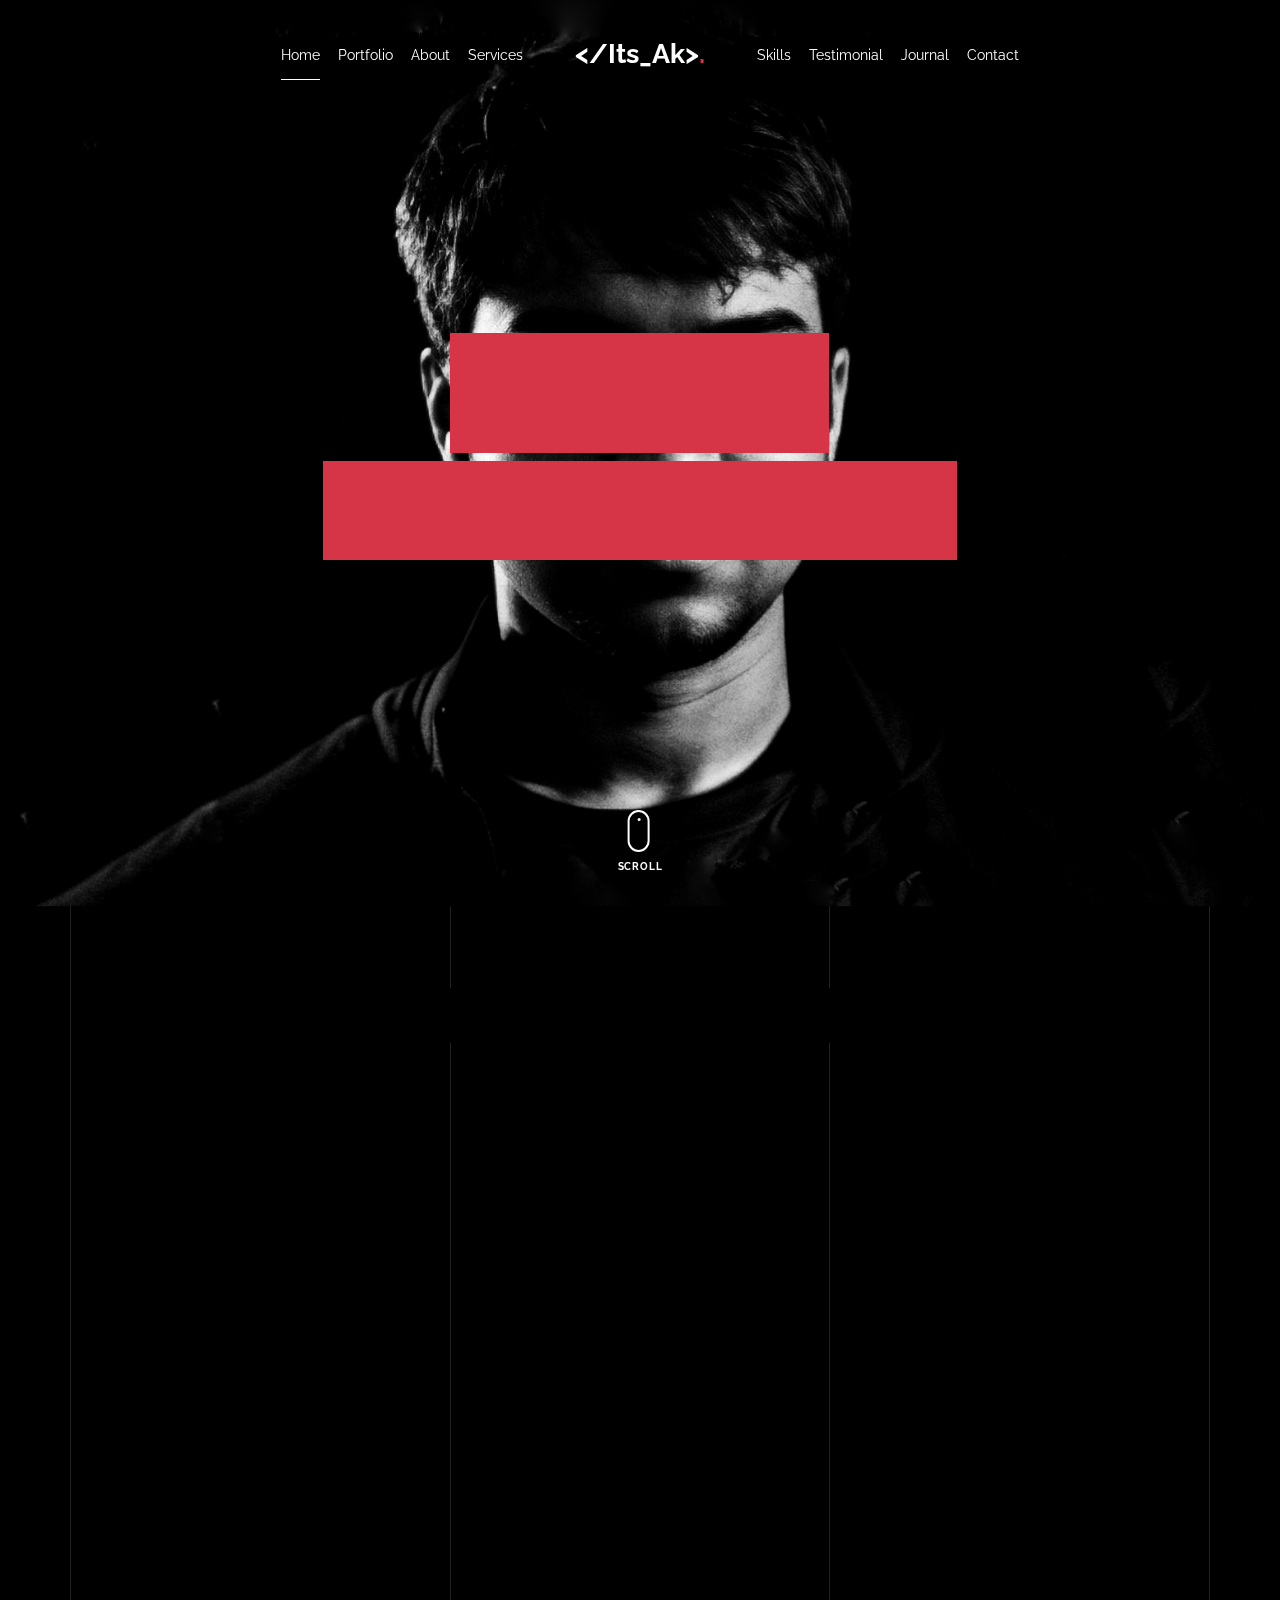
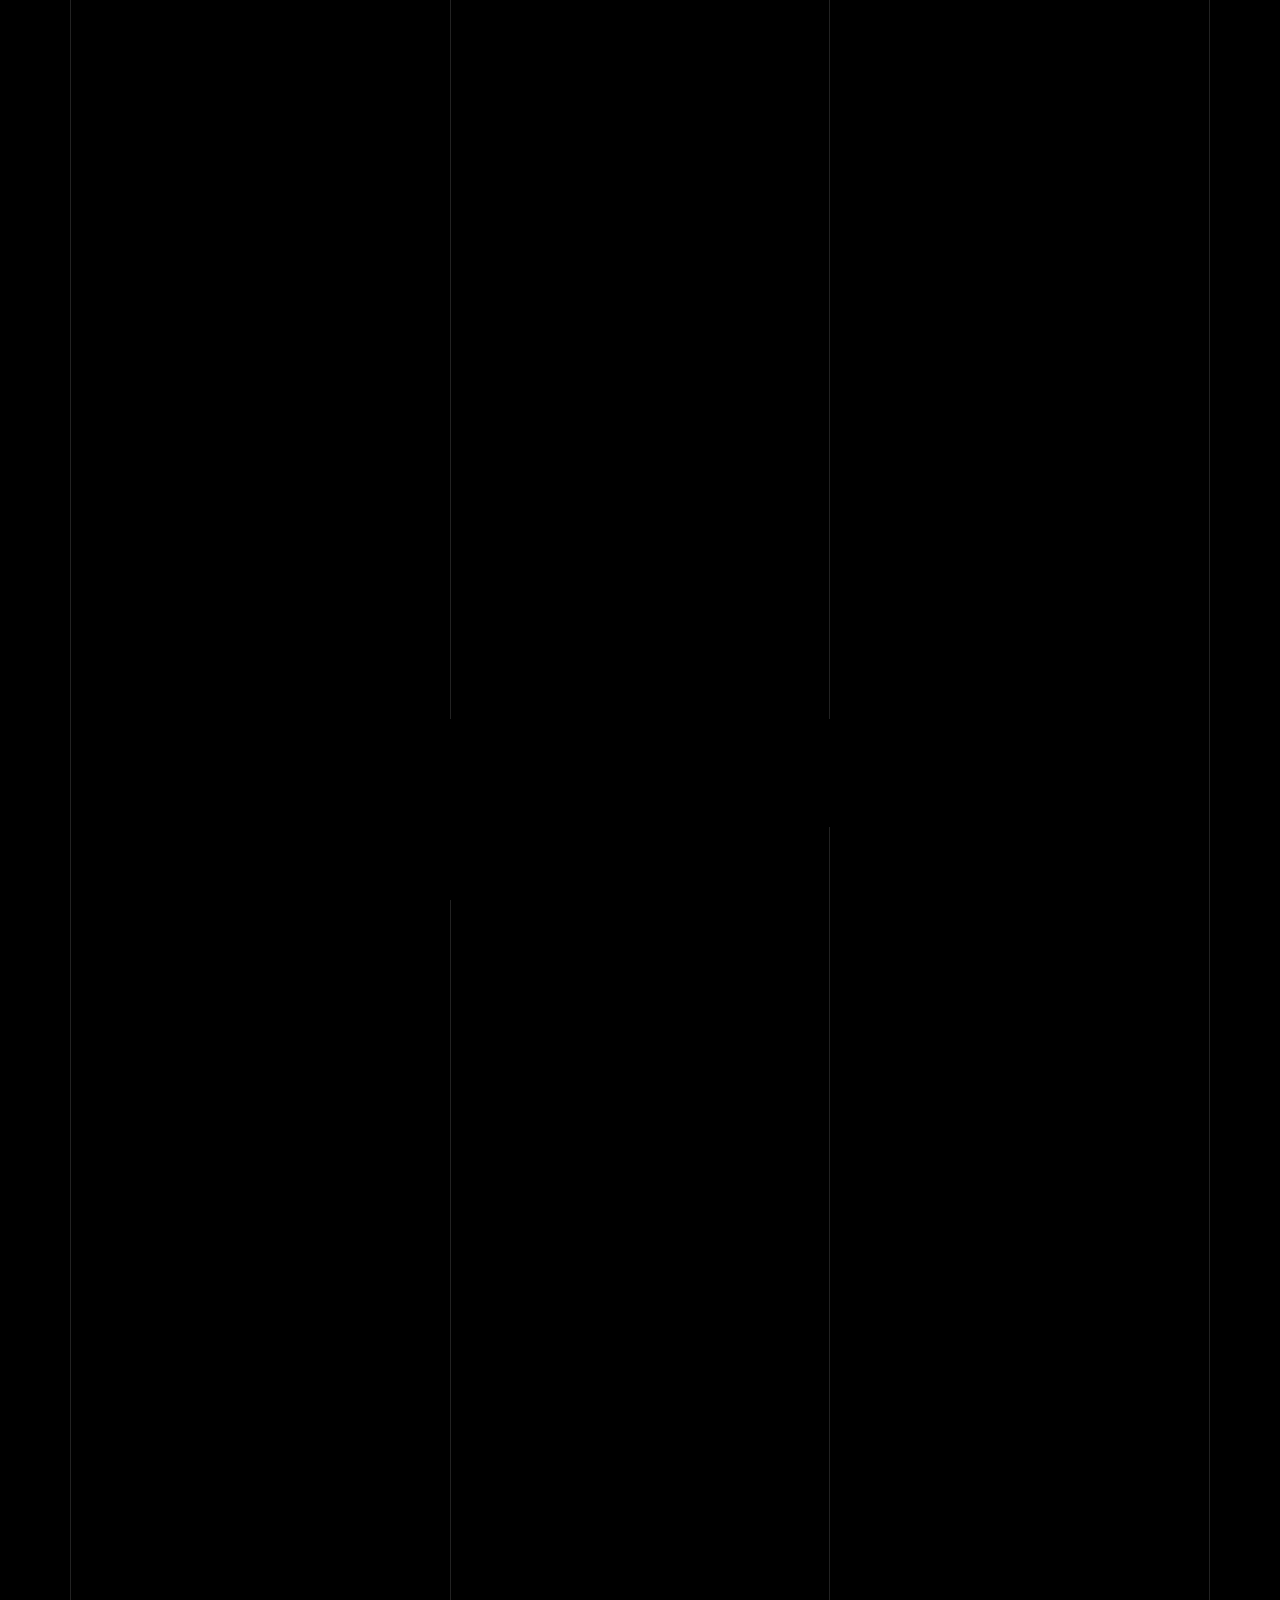
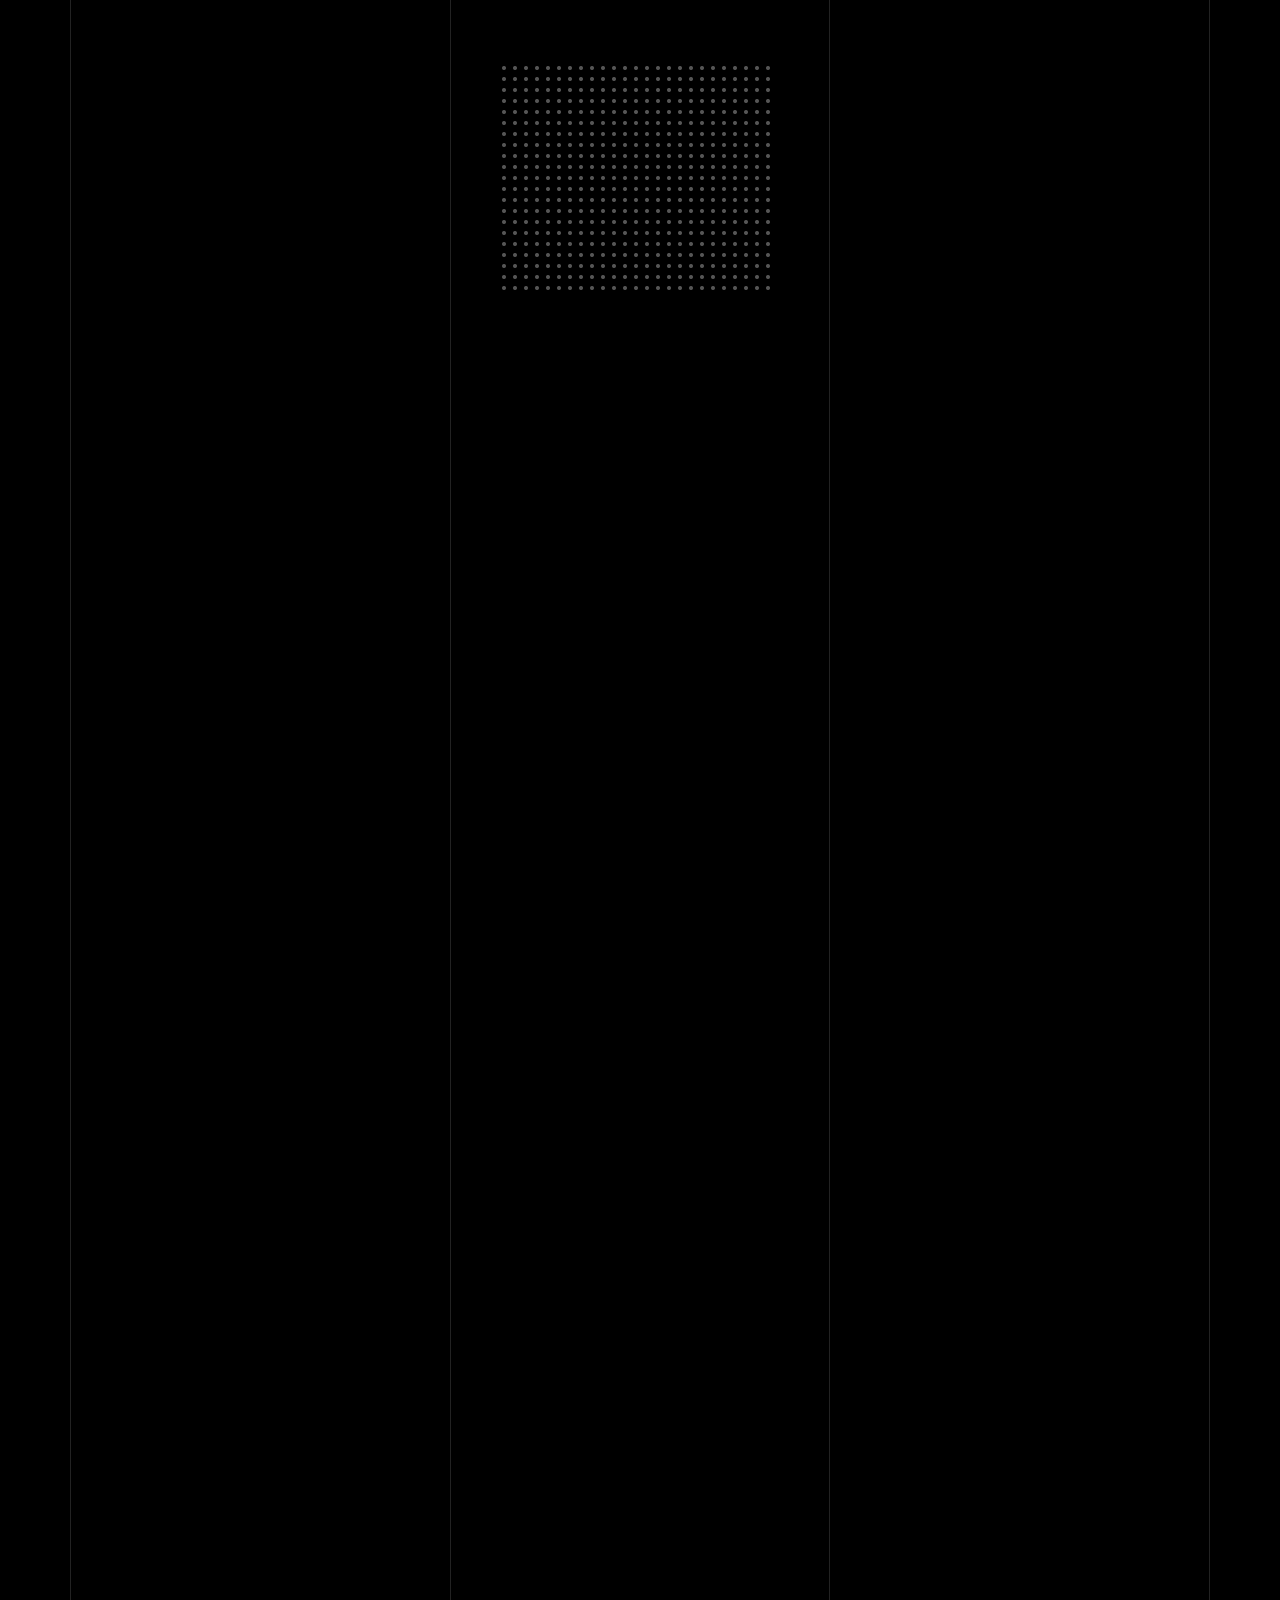
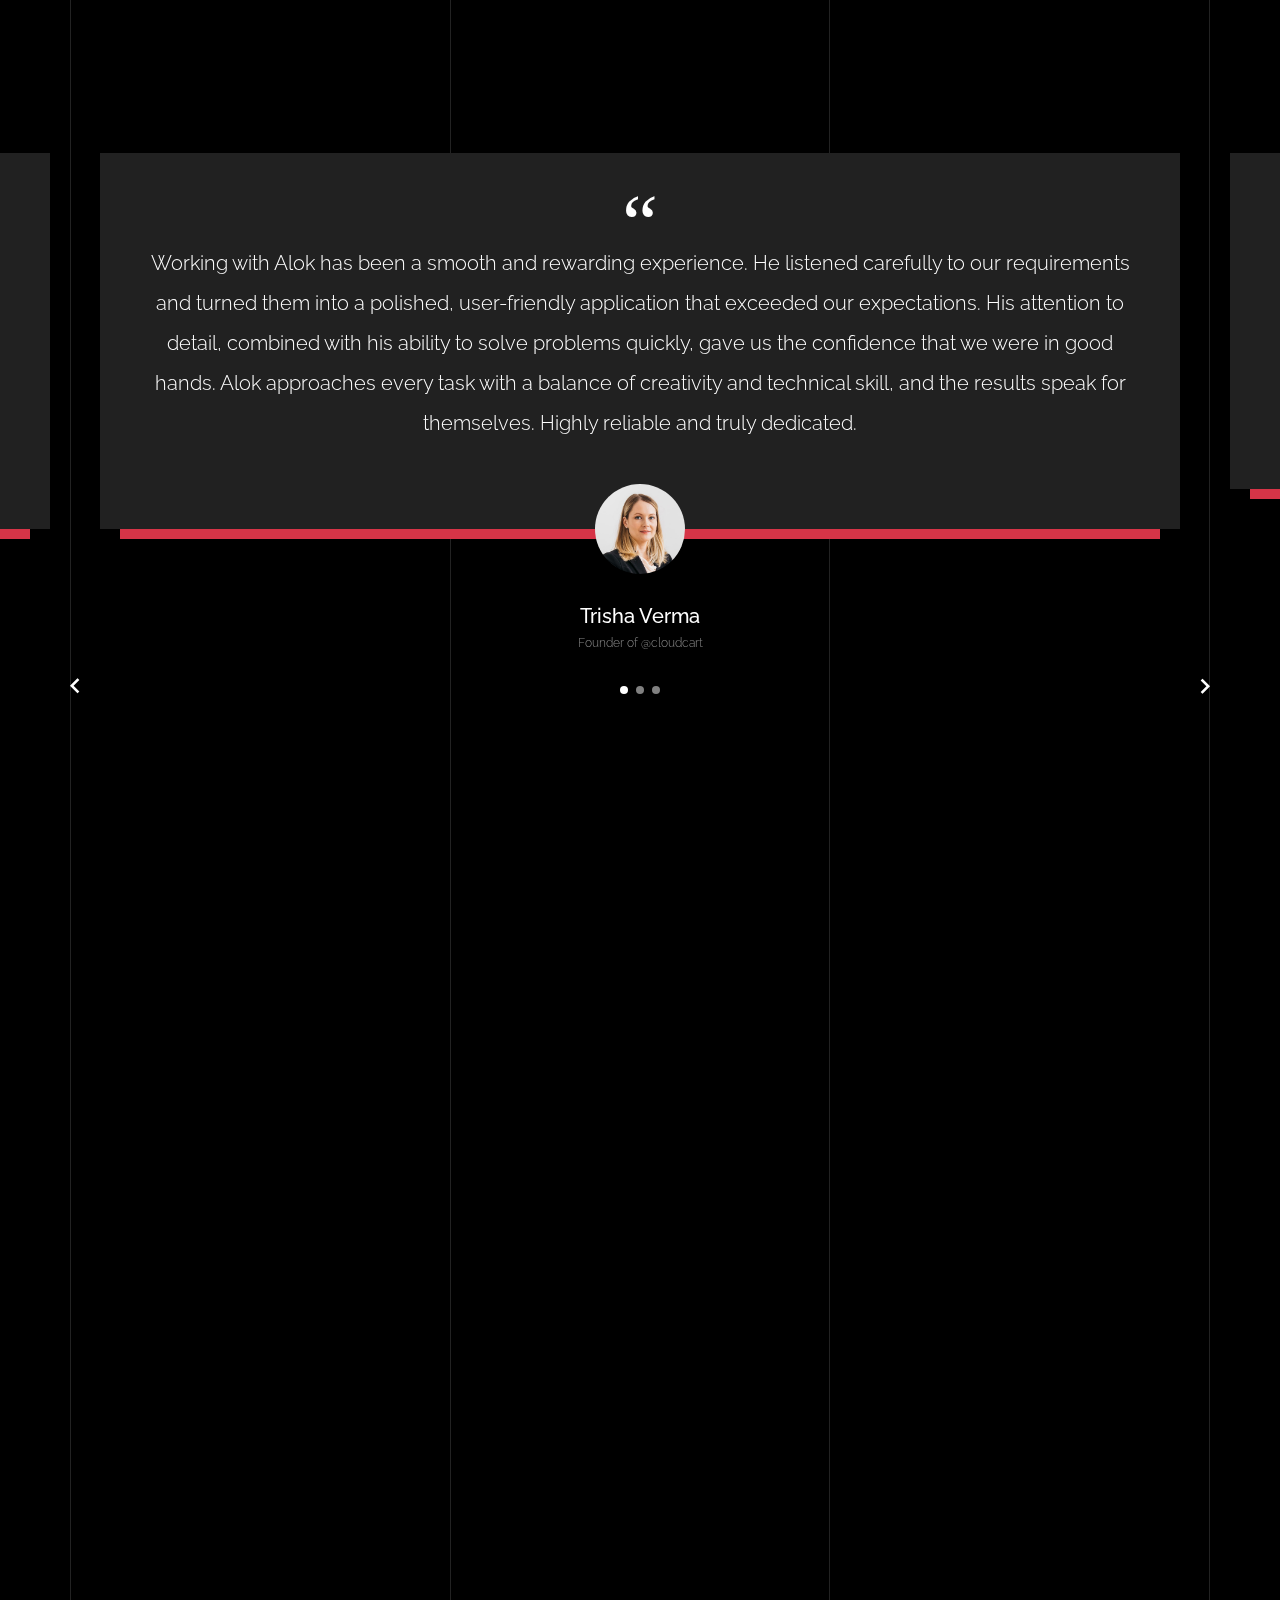
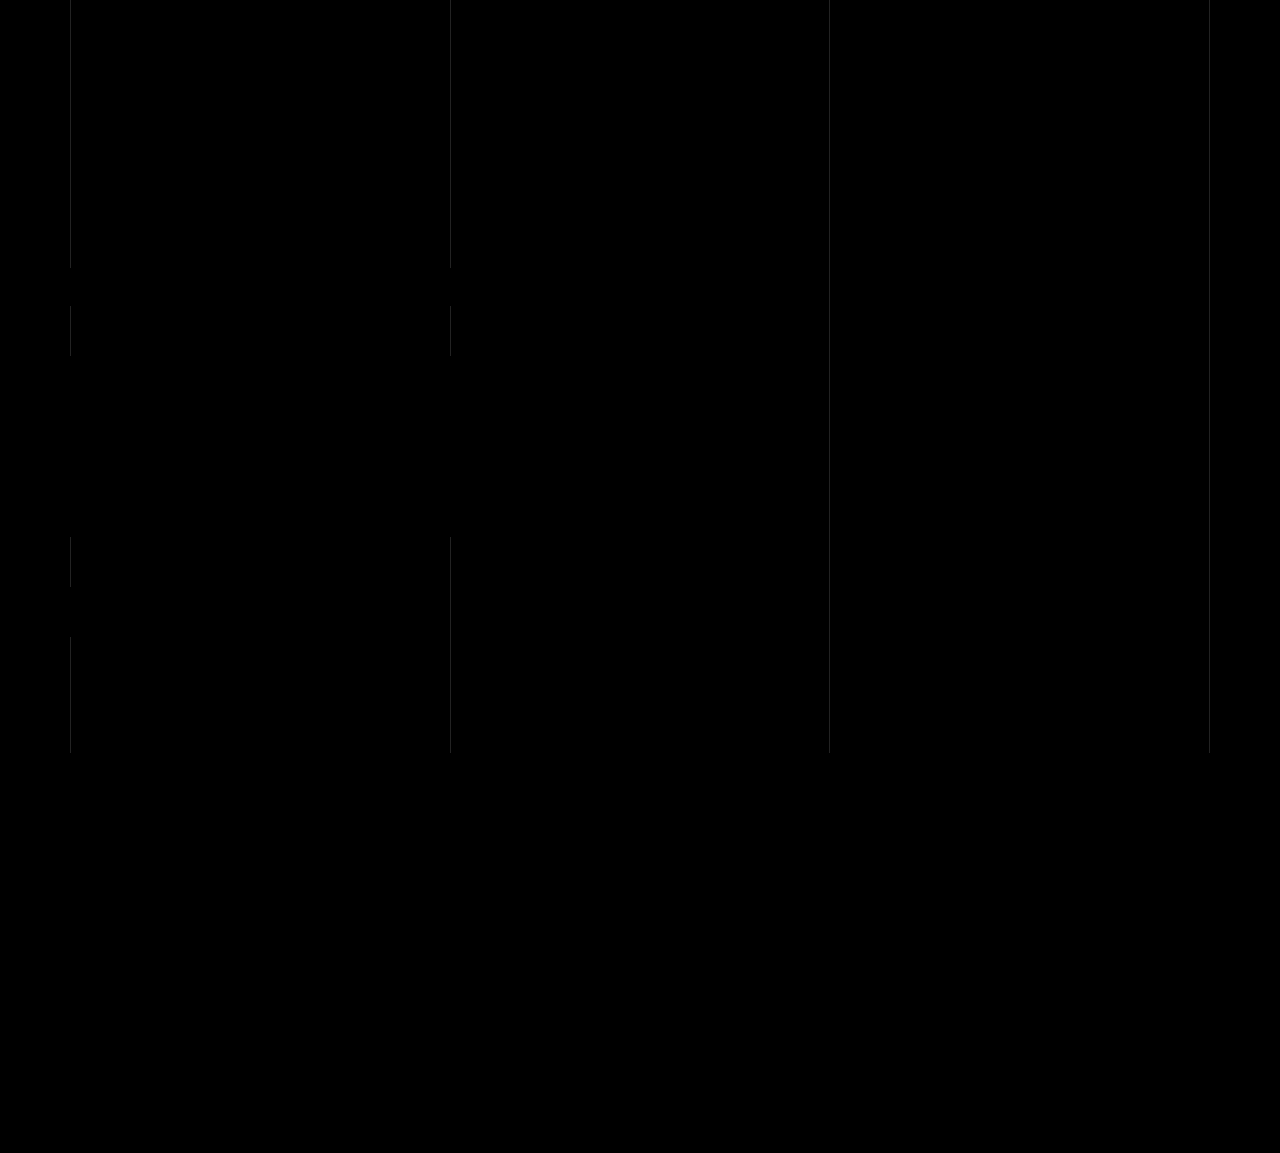
<file: index.html>
<!DOCTYPE html>
<html lang="en">
  <head>
    <meta charset="utf-8" />
    <title>Alok Kumar &mdash; Full Stack Web Developer</title>
    <meta
      name="description"
      content="Portfolio of Alok Kumar, I'm a passionate full stack developer"
    />
    <meta
      name="viewport"
      content="width=device-width, initial-scale=1, shrink-to-fit=no"
    />
    <meta property="og:title" content="Alok Kumar - Portfolio" />
    <meta
      property="og:description"
      content="Portfolio of Alok Kumar, I'm a passionate full stack developer"
    />
    <!-- <meta name="description" content="" /> -->
    <meta name="keywords" content="html, css, javascript, react" />
    <meta name="author" content="" />
    <meta property="og:type" content="website" />
    <meta name="twitter:title" content="Alok Kumar - Full Stack Developer" />

    <link rel="stylesheet" href="css/vendor/icomoon/style.css" />
    <link rel="stylesheet" href="css/vendor/owl.carousel.min.css" />
    <link rel="stylesheet" href="css/vendor/animate.min.css" />
    <link rel="stylesheet" href="css/vendor/aos.css" />
    <link rel="stylesheet" href="css/vendor/bootstrap.min.css" />
    <link rel="stylesheet" href="css/vendor/jquery.fancybox.min.css" />

    <!-- Theme Style -->
    <link rel="stylesheet" href="css/style.css" />
  </head>
  <body data-spy="scroll" data-target=".site-nav-target" data-offset="200" class="overflow-x-hidden">
    <nav class="unslate_co--site-mobile-menu">
      <div class="close-wrap d-flex">
        <a href="#" class="d-flex ml-auto js-menu-toggle">
          <span class="close-label">Close</span>
          <div class="close-times">
            <span class="bar1"></span>
            <span class="bar2"></span>
          </div>
        </a>
      </div>
      <div class="site-mobile-inner"></div>
    </nav>

    <div class="unslate_co--site-wrap">
      <div class="unslate_co--site-inner">
        <div class="lines-wrap">
          <div class="lines-inner">
            <div class="lines"></div>
          </div>
        </div>
        <!-- END lines -->

        <nav class="unslate_co--site-nav site-nav-target">
          <div class="container">
            <div
              class="row align-items-center justify-content-between text-left"
            >
              <div class="col-md-5 text-right">
                <ul
                  class="site-nav-ul js-clone-nav text-left d-none d-lg-inline-block"
                >
                  <li class="has-children">
                    <a href="#home-section" class="nav-link">Home</a>
                    <!-- <ul class="dropdown">
                      <li>
                        <a href="index.html">Hero Image BG</a>
                      </li>
                      <li>
                        <a href="index-video.html">Video BG</a>
                      </li>
                      <li>
                        <a href="index-hero-slider.html">Hero Slider</a>
                      </li>
                      <li>
                        <a href="index-sidebar-menu.html">Sidebar Menu</a>
                      </li>
                      <li>
                        <a href="index-right-menu.html">Right Menu</a>
                      </li>
                    </ul> -->
                  </li>
                  <li>
                    <a href="#portfolio-section" class="nav-link">Portfolio</a>
                  </li>
                  <li><a href="#about-section" class="nav-link">About</a></li>
                  <li>
                    <a href="#services-section" class="nav-link">Services</a>
                  </li>
                </ul>
              </div>
              <div class="site-logo pos-absolute">
                <a href="index.html" class="unslate_co--site-logo"
                  >&lt&#47Its_Ak&gt<span>.</span></a
                >
              </div>
              <div class="col-md-5 text-right text-lg-left">
                <ul
                  class="site-nav-ul js-clone-nav text-left d-none d-lg-inline-block"
                >
                  <li><a href="#skills-section" class="nav-link">Skills</a></li>
                  <li>
                    <a href="#testimonial-section" class="nav-link"
                      >Testimonial</a
                    >
                  </li>
                  <li>
                    <a href="#journal-section" class="nav-link">Journal</a>
                  </li>
                  <li>
                    <a href="#contact-section" class="nav-link">Contact</a>
                  </li>
                </ul>

                <ul
                  class="site-nav-ul-none-onepage text-right d-inline-block d-lg-none"
                >
                  <li><a href="#" class="js-menu-toggle">Menu</a></li>
                </ul>
              </div>
            </div>
          </div>
        </nav>
        <!-- END nav -->

        <div
          class="cover-v1 jarallax"
          style="background-image: url('images/cover_bg_3.jpg')"
          id="home-section"
        >
          <div class="container">
            <div class="row align-items-center">
              <div class="col-md-7 mx-auto text-center">
                <h1 class="heading gsap-reveal-hero">&lt&#47Its_Ak&gt</h1>
                <h2 class="subheading gsap-reveal-hero">
                 I'm Alok Kumar, a Full Stack Engineer based in Delhi, India.
                </h2>
              </div>
            </div>
          </div>

          <a href="#portfolio-section" class="mouse-wrap smoothscroll">
            <span class="mouse">
              <span class="scroll"></span>
            </span>
            <span class="mouse-label">Scroll</span>
          </a>
        </div>
        <!-- END .cover-v1 -->

        <div class="unslate_co--section" id="portfolio-section">
          <div class="container">
            <div class="relative">
              <div class="loader-portfolio-wrap">
                <div class="loader-portfolio"></div>
              </div>
            </div>
            <div id="portfolio-single-holder"></div>

            <div class="portfolio-wrapper">
              <div
                class="d-flex align-items-center mb-4 gsap-reveal gsap-reveal-filter"
              >
                <h2 class="mr-auto heading-h2">
                  <span class="gsap-reveal">Portfolio</span>
                </h2>

                <!-- <a href="#" class="text-white js-filter d-inline-block d-lg-none">Filter</a>
              
              <div class="filter-wrap">
                <div class="filter ml-auto" id="filters">
                  <a href="#" class="active" data-filter="*">All</a>
                  <a href="#" data-filter=".web">Web</a>
                  <a href="#" data-filter=".branding">Branding</a>
                  <a href="#" data-filter=".illustration">Illustration</a>
                  <a href="#" data-filter=".packaging">Packaging</a>
                </div>
              </div> -->
              </div>

              <div id="posts" class="row gutter-isotope-item">
                <div
                  class="item web branding col-sm-6 col-md-6 col-lg-4 isotope-mb-2"
                >
                  <a
                    href="portfolio-single-1.html"
                    class="portfolio-item ajax-load-page isotope-item gsap-reveal-img"
                    data-id="1"
                  >
                    <div class="overlay">
                      <span class="wrap-icon icon-link2"></span>
                      <div class="portfolio-item-content">
                        <h3>E-Commerce Web Application</h3>
                        <p>web, shopping</p>
                      </div>
                    </div>
                    <img
                      src="images/work_1_md.png"
                      class="lazyload img-fluid"
                      alt="Images"
                    />
                  </a>
                </div>
                <div
                  class="item branding packaging illustration col-sm-6 col-md-6 col-lg-4 isotope-mb-2"
                >
                  <a
                    href="portfolio-single-3.html"
                    class="portfolio-item ajax-load-page item-portrait isotope-item gsap-reveal-img"
                    data-id="3"
                  >
                    <div class="overlay">
                      <span class="wrap-icon icon-link2"></span>
                      <div class="portfolio-item-content">
                        <h3>Real-Time Chat App</h3>
                        <p>branding, realtime, social</p>
                      </div>
                    </div>
                    <img
                      src="images/work_2_md.png"
                      class="lazyload img-fluid"
                      alt="Images"
                    />
                  </a>
                </div>

                <div
                  class="item branding packaging col-sm-6 col-md-6 col-lg-4 isotope-mb-2"
                >
                  <a
                    href="portfolio-single-4.html"
                    class="portfolio-item isotope-item gsap-reveal-img ajax-load-page"
                    data-id="4"
                  >
                    <div class="overlay">
                      <span class="wrap-icon icon-link2"></span>
                      <div class="portfolio-item-content">
                        <h3>Learning Platform</h3>
                        <p>course, teaching</p>
                      </div>
                    </div>
                    <img
                      src="images/work_4_md.png"
                      class="lazyload img-fluid"
                      alt="Images"
                    />
                  </a>
                </div>

                <div
                  class="item branding packaging col-sm-6 col-md-6 col-lg-4 isotope-mb-2"
                >
                  <a
                    href="portfolio-single-5.html"
                    class="portfolio-item isotope-item gsap-reveal-img ajax-load-page"
                    data-id="5"
                  >
                    <div class="overlay">
                      <span class="wrap-icon icon-link2"></span>
                      <div class="portfolio-item-content">
                        <h3>Personal Finance Tracker</h3>
                        <p>money, investment, saving</p>
                      </div>
                    </div>
                    <img
                      src="images/work_5_md.png"
                      class="lazyload img-fluid"
                      alt="Images"
                    />
                  </a>
                </div>

                <!-- <div
                  class="item illustration packaging col-sm-6 col-md-6 col-lg-4 isotope-mb-2"
                >
                  <a
                    href="images/work_5_l_md.jpg"
                    class="portfolio-item isotope-item gsap-reveal-img"
                    data-fancybox="gallery"
                    data-caption="Shoe Rebranding"
                  >
                    <div class="overlay">
                      <span class="wrap-icon icon-photo2"></span>
                      <div class="portfolio-item-content">
                        <h3>Shoe Rebranding</h3>
                        <p>illustration, packaging</p>
                      </div>
                    </div>
                    <img
                      src="images/work_5_l_md.jpg"
                      class="lazyload img-fluid"
                      alt="Images"
                    />
                  </a>
                </div> -->

                <div
                  class="item branding packaging col-sm-6 col-md-6 col-lg-4 isotope-mb-2"
                >
                  <a
                    href="portfolio-single-6.html"
                    class="portfolio-item isotope-item gsap-reveal-img ajax-load-page"
                    data-id="6"
                  >
                    <div class="overlay">
                      <span class="wrap-icon icon-link2"></span>
                      <div class="portfolio-item-content">
                        <h3>Fitness & Diet Planner</h3>
                        <p>gym, health, muscle</p>
                      </div>
                    </div>
                    <img
                      src="images/work_6x_md.png"
                      class="lazyload img-fluid"
                      alt="Images"
                    />
                  </a>
                </div>

                <div
                  class="item web branding col-sm-6 col-md-6 col-lg-4 isotope-mb-2"
                >
                  <a
                    href="portfolio-single-2.html"
                    class="portfolio-item ajax-load-page item-portrait isotope-item gsap-reveal-img"
                    data-id="2"
                  >
                    <div class="overlay">
                      <span class="wrap-icon icon-link2"></span>
                      <div class="portfolio-item-content">
                        <h3>Restaurant Reservation System</h3>
                        <p>reservation, time, booking</p>
                      </div>
                    </div>
                    <img
                      src="images/work_6_md.png"
                      class="lazyload img-fluid"
                      alt="Images"
                    />
                  </a>
                </div>

                <!-- <div
                  class="item branding packaging col-sm-6 col-md-6 col-lg-4 isotope-mb-2"
                >
                  <a
                    href="images/work_7_a_md.jpg"
                    class="portfolio-item item-portrait isotope-item gsap-reveal-img"
                    data-fancybox="gallery"
                    data-caption="Modern Building"
                  >
                    <div class="overlay">
                      <span class="wrap-icon icon-photo2"></span>
                      <div class="portfolio-item-content">
                        <h3>Modern Building</h3>
                        <p>branding, packaging</p>
                      </div>
                    </div>
                    <img
                      src="images/work_7_a_md.jpg"
                      class="lazyload img-fluid"
                      alt="Images"
                    />
                  </a>
                </div> -->

                <div
                  class="item branding packaging col-sm-6 col-md-6 col-lg-4 isotope-mb-2"
                >
                  <a
                    href="portfolio-single-7.html"
                    class="portfolio-item isotope-item gsap-reveal-img ajax-load-page"
                    data-id="7"
                  >
                    <div class="overlay">
                      <span class="wrap-icon icon-link2"></span>
                      <div class="portfolio-item-content">
                        <h3>Blogging Platform</h3>
                        <p>social, post, artical</p>
                      </div>
                    </div>
                    <img
                      src="images/work_7_md.png"
                      class="lazyload img-fluid"
                      alt="Images"
                      />
                    </a>
                  </div>
                  <!-- video coming soon -->
                
                <div
                  class="item web branding col-sm-6 col-md-6 col-lg-4 isotope-mb-2"
                >
                  <a
                    href="images/work_8_md.png"
                    class="portfolio-item isotope-item gsap-reveal-img"
                    data-fancybox="gallery"
                    data-caption="Coming Soon..."
                  >
                    <div class="overlay">
                      <span class="wrap-icon icon-play_circle_filled"></span>
                      <div class="portfolio-item-content">
                        <h3>Coming Soon...</h3>
                        <p>branding, video</p>
                      </div>
                    </div>
                    <img
                      src="images/work_8_md.png"
                      class="lazyload img-fluid"
                      alt="Images"
                    />
                  </a>
                </div>

                <!-- <div
                  class="item web illustration col-sm-6 col-md-6 col-lg-4 isotope-mb-2"
                >
                  <a
                    href="images/work_9_a_md.jpg"
                    class="portfolio-item isotope-item gsap-reveal-img"
                    data-fancybox="gallery"
                    data-caption="Render Packaging"
                  >
                    <div class="overlay">
                      <span class="wrap-icon icon-photo2"></span>
                      <div class="portfolio-item-content">
                        <h3>Render Packaging</h3>
                        <p>web, illustration</p>
                      </div>
                    </div>
                    <img
                      src="images/work_9_a_md.jpg"
                      class="lazyload img-fluid"
                      alt="Images"
                    />
                  </a>
                </div> -->
              
                <div
                  class="item branding packaging col-sm-6 col-md-6 col-lg-4 isotope-mb-2"
                >
                  <a
                    href="portfolio-single-9.html"
                    class="portfolio-item isotope-item gsap-reveal-img ajax-load-page"
                    data-id="9"
                  >
                    <div class="overlay">
                      <span class="wrap-icon icon-link2"></span>
                      <div class="portfolio-item-content">
                        <h3>Travel Booking Website</h3>
                        <p>explore, plan, commute</p>
                      </div>
                    </div>
                    <img
                      src="images/work_9_md.png"
                      class="lazyload img-fluid"
                      alt="Images"
                    />
                  </a>
                </div>
              </div>
            </div>
          </div>
        </div>

        <div class="unslate_co--section">
          <div class="container client">
            <div class="owl-carousel logo-slider client-logos">
              <div class="logo-v1 gsap-reveal">
                <img
                  src="images/logo-1.png"
                  alt="Image"
                  class="img-fluid"
                />
              </div>
              <div class="logo-v1 gsap-reveal">
                <img src="images/logo-2.png" alt="Image" class="img-fluid" />
              </div>
              <div class="logo-v1 gsap-reveal">
                <img
                  src="images/logo-3.png"
                  alt="Image"
                  class="img-fluid"
                />
              </div>
              <div class="logo-v1 gsap-reveal">
                <img
                  src="images/logo-4.png"
                  alt="Image"
                  class="img-fluid"
                />
              </div>
              <div class="logo-v1 gsap-reveal">
                <img
                  src="images/logo-5.png"
                  alt="Image"
                  class="img-fluid"
                />
              </div>
              <div class="logo-v1 gsap-reveal">
                <img
                  src="images/logo-6.png"
                  alt="Image"
                  class="img-fluid"
                />
              </div>
              <div class="logo-v1 gsap-reveal">
                <img
                  src="images/logo-7.png"
                  alt="Image"
                  class="img-fluid"
                />
              </div>
            </div>
          </div>
        </div>

        <div class="unslate_co--section" id="about-section">
          <div class="container">
            <div class="section-heading-wrap text-center mb-5">
              <h2 class="heading-h2 text-center divider">
                <span class="gsap-reveal">About Me</span>
              </h2>
              <span class="gsap-reveal">
                <img src="images/divider.png" alt="divider" width="76" />
              </span>
            </div>

            <div class="row mt-5 justify-content-between">
              <div class="col-lg-7 mb-5 mb-lg-0">
                <figure class="dotted-bg gsap-reveal-img">
                  <img
                    src="images/about_me_pic3.jpg"
                    alt="Image"
                    class="img-fluid"
                  />
                </figure>
              </div>
              <div class="col-lg-4 pr-lg-5">
                <h3 class="mb-4 heading-h3">
                  <span class="gsap-reveal">What I Bring to the Table </span>
                </h3>
                <p class="lead gsap-reveal">
                  I'm Alok Kumar, a Full Stack Engineer passionate about creating seamless, efficient, and visually engaging
                  <a href="#">web applications.</a>
                </p>
                <p class="mb-4 gsap-reveal">
                  With a strong foundation in React, Node.js, Tailwind CSS, and modern web technologies, I focus on delivering projects that are not only functional but also user-friendly and scalable. I take pride in my attention to detail and my ability to translate complex ideas into intuitive digital solutions.
                </p>
                <p class="gsap-reveal">
                  <a href="docs/Alok Kumar-FSE.pdf" download="Alok Kumar Full Stack Engineer's CV.pdf" class="btn btn-outline-pill btn-custom-light"
                    >Download my CV</a
                  >
                </p>
              </div>
            </div>
          </div>
        </div>

        <div class="unslate_co--section" id="services-section">
          <div class="container">
            <div class="section-heading-wrap text-center mb-5">
              <h2 class="heading-h2 text-center divider">
                <span class="gsap-reveal">My Services</span>
              </h2>
              <span class="gsap-reveal"
                ><img src="images/divider.png" alt="divider" width="76"
              /></span>
            </div>

            <div class="row gutter-v3">
              <div class="col-md-6 col-lg-4 mb-4">
                <div class="feature-v1" data-aos="fade-up" data-aos-delay="0">
                  <div class="wrap-icon mb-3">
                    <img
                      src="images/svg/001-options.svg"
                      alt="Image"
                      width="45"
                    />
                  </div>
                  <h3>
                    Digital <br />
                    Strategy
                  </h3>
                  <p>
                    I work with you to understand your goals and shape a clear plan. The focus is always on building digital solutions that make sense and actually deliver results.
                  </p>
                </div>
              </div>
              <div class="col-md-6 col-lg-4 mb-4">
                <div class="feature-v1" data-aos="fade-up" data-aos-delay="100">
                  <div class="wrap-icon mb-3">
                    <img src="images/svg/002-chat.svg" alt="Icon" width="45" />
                  </div>
                  <h3>
                    Web <br />
                    Design
                  </h3>
                  <p>
                    Clean and modern designs that fit your brand. I care about the details—colors, layout, spacing—so your website looks professional and feels right from the first click.
                  </p>
                </div>
              </div>
              <div class="col-md-6 col-lg-4 mb-4">
                <div class="feature-v1" data-aos="fade-up" data-aos-delay="200">
                  <div class="wrap-icon mb-3">
                    <img
                      src="images/svg/003-contact-book.svg"
                      alt="Image"
                      class="img-fluid"
                      width="45"
                    />
                  </div>
                  <h3>
                    User <br />
                    Experience
                  </h3>
                  <p>
                    Good design means people enjoy using it. I create smooth, simple, and intuitive user flows that make your website or app easy to navigate and satisfying to use.
                  </p>
                </div>
              </div>

              <div class="col-md-6 col-lg-4 mb-4">
                <div class="feature-v1" data-aos="fade-up" data-aos-delay="0">
                  <div class="wrap-icon mb-3">
                    <img
                      src="images/svg/004-percentage.svg"
                      alt="Image"
                      width="45"
                    />
                  </div>
                  <h3>
                    Web <br />
                    Development
                  </h3>
                  <p>
                    From responsive websites to full applications, I build solid, reliable, and fast solutions. Every line of code is written with performance, scalability, and future growth in mind.
                  </p>
                </div>
              </div>
              <div class="col-md-6 col-lg-4 mb-4">
                <div class="feature-v1" data-aos="fade-up" data-aos-delay="100">
                  <div class="wrap-icon mb-3">
                    <img src="images/svg/006-goal.svg" alt="Image" width="45" />
                  </div>
                  <h3>
                    API Integration & <br />
                    Backend Development
                  </h3>
                  <p>
                    I make sure the behind-the-scenes work is handled properly—databases, authentication, APIs—all connected securely and efficiently so your app runs smoothly without issues.
                  </p>
                </div>
              </div>
              <div class="col-md-6 col-lg-4 mb-4">
                <div class="feature-v1" data-aos="fade-up" data-aos-delay="200">
                  <div class="wrap-icon mb-3">
                    <img
                      src="images/svg/005-line-chart.svg"
                      alt="Image"
                      width="45"
                    />
                  </div>
                  <h3>
                    Custom <br />
                    Full Stack Solutions
                  </h3>
                  <p>
                    I put the frontend and backend together into one complete system. From the first design sketch to deployment, I build applications that feel polished and perform exactly as needed.
                  </p>
                </div>
              </div>
            </div>
          </div>
        </div>

        <div class="unslate_co--section section-counter" id="skills-section">
          <div class="container">
            <div class="section-heading-wrap text-center mb-5">
              <h2 class="heading-h2 text-center divider">
                <span class="gsap-reveal">My Skills</span>
              </h2>
              <span class="gsap-reveal"
                ><img src="images/divider.png" alt="divider" width="76"
              /></span>
            </div>

            <div class="row pt-5">
              <div
                class="col-6 col-sm-6 mb-5 mb-lg-0 col-md-6 col-lg-3"
                data-aos="fade-up"
                data-aos-delay="0"
              >
                <div class="counter-v1 text-center">
                  <span class="number-wrap">
                    <span class="number number-counter" data-number="90"
                      >0</span
                    >
                    <span class="append-text">%</span>
                  </span>
                  <span class="counter-label">React.js</span>
                </div>
              </div>
              <div
                class="col-6 col-sm-6 mb-5 mb-lg-0 col-md-6 col-lg-3"
                data-aos="fade-up"
                data-aos-delay="100"
              >
                <div class="counter-v1 text-center">
                  <span class="number-wrap">
                    <span class="number number-counter" data-number="99"
                      >0</span
                    >
                    <span class="append-text">%</span>
                  </span>
                  <span class="counter-label">Node.js/Express.js</span>
                </div>
              </div>
              <div
                class="col-6 col-sm-6 mb-5 mb-lg-0 col-md-6 col-lg-3"
                data-aos="fade-up"
                data-aos-delay="200"
              >
                <div class="counter-v1 text-center">
                  <span class="number-wrap">
                    <span class="number number-counter" data-number="95"
                      >0</span
                    >
                    <span class="append-text">%</span>
                  </span>
                  <span class="counter-label">Tailwind CSS</span>
                </div>
              </div>
              <div
                class="col-6 col-sm-6 mb-5 mb-lg-0 col-md-6 col-lg-3"
                data-aos="fade-up"
                data-aos-delay="300"
              >
                <div class="counter-v1 text-center">
                  <span class="number-wrap">
                    <span class="number number-counter" data-number="100"
                      >0</span
                    >
                    <span class="append-text">%</span>
                  </span>
                  <span class="counter-label">MySQL/MongoDB</span>
                </div>
              </div>
            </div>
          </div>
        </div>
        <!-- END .counter -->

        <div class="unslate_co--section" id="testimonial-section">
          <div class="container">
            <div class="section-heading-wrap text-center mb-5">
              <h2 class="heading-h2 text-center divider">
                <span class="gsap-reveal">My Happy Clients</span>
              </h2>
              <span class="gsap-reveal"
                ><img src="images/divider.png" alt="divider" width="76"
              /></span>
            </div>
          </div>

          <div class="owl-carousel testimonial-slider" data-aos="fade-up">
            <div>
              <div class="testimonial-v1">
                <div class="testimonial-inner-bg">
                  <span class="quote">&ldquo;</span>
                  <blockquote>
                    Working with Alok has been a smooth and rewarding experience. He listened carefully to our requirements and turned them into a polished, user-friendly application that exceeded our expectations. His attention to detail, combined with his ability to solve problems quickly, gave us the confidence that we were in good hands. Alok approaches every task with a balance of creativity and technical skill, and the results speak for themselves. Highly reliable and truly dedicated.
                  </blockquote>
                </div>

                <div class="testimonial-author-info">
                  <img src="images/person_woman_2.jpg" alt="Image" />
                  <h3>Trisha Verma</h3>
                  <span class="d-block position"
                    >Founder of @cloudcart</span
                  >
                </div>
              </div>
            </div>
            <div>
              <div class="testimonial-v1">
                <div class="testimonial-inner-bg">
                  <span class="quote">&ldquo;</span>
                  <blockquote>
                    Alok was professional from day one. He didn't just write code—he really took the time to understand our goals and suggested improvements we hadn't even thought of. The project was delivered ahead of schedule, and the final product was clean, scalable, and easy for our team to manage. His communication was clear and consistent, which made the whole process stress-free. Id gladly work with him again.
                  </blockquote>
                </div>

                <div class="testimonial-author-info">
                  <img src="images/person_man_1.jpg" alt="Image" />
                  <h3>Yuvraj Malhotra</h3>
                  <span class="d-block position"
                    >Product Manager at @techsphere</span
                  >
                </div>
              </div>
            </div>
            <div>
              <div class="testimonial-v1">
                <div class="testimonial-inner-bg">
                  <span class="quote">&ldquo;</span>
                  <blockquote>
                        Working with Alok was a refreshing experience. He not
                        only understood our requirements but also anticipated
                        challenges that we had't thought about. The reservation
                        system he built for us is intuitive, elegant, and
                        incredibly efficient. Our customers love how easy it is
                        to book a table, and our staff appreciates the smooth
                        management features on the admin side. This project has
                        significantly reduced booking errors and increased
                        customer satisfaction.
                  </blockquote>
                </div>

                <div class="testimonial-author-info">
                  <img src="images/person_woman_1.jpg" alt="Image" />
                  <h3>Ananya Mehra</h3>
                  <span class="d-block position"
                    >Operations Manager at @thegoldenspoon</span
                  >
                </div>
              </div>
            </div>
          </div>
        </div>
        <!-- END testimonial -->

        <div class="unslate_co--section" id="journal-section">
          <div class="container">
            <div class="section-heading-wrap text-center mb-5">
              <h2 class="heading-h2 text-center divider">
                <span class="gsap-reveal">My Journal</span>
              </h2>
              <span class="gsap-reveal"
                ><img src="images/divider.png" alt="divider" width="76"
              /></span>
            </div>

            <div class="row gutter-v4 align-items-stretch">
              <div
                class="col-sm-6 col-md-6 col-lg-8 blog-post-entry"
                data-aos="fade-up"
                data-aos-delay="0"
              >
                <a
                  href="blog-single.html"
                  class="grid-item blog-item w-100 h-100"
                >
                  <div class="overlay">
                    <div class="portfolio-item-content">
                      <h3>Why I Chose Web Development</h3>
                      <p class="post-meta">
                        April 15, 2025 <span class="small">&bullet;</span> 2 mins
                        read
                      </p>
                    </div>
                  </div>
                  <img src="images/blog_1_md.jpg" class="lazyload" alt="Image" />
                </a>
              </div>
              <div
                class="col-sm-6 col-md-6 col-lg-4 blog-post-entry"
                data-aos="fade-up"
                data-aos-delay="100"
              >
                <a
                  href="blog-single_2.html"
                  class="grid-item blog-item w-100 h-100"
                >
                  <div class="overlay">
                    <div class="portfolio-item-content">
                      <h3>How Coding Turned Into My Daily Workout (for the Brain)</h3>
                      <p class="post-meta">
                        April 30, 2025 <span class="small">&bullet;</span> 2 mins
                        read
                      </p>
                    </div>
                  </div>
                  <img src="images/blog_2_md.jpg" class="lazyload" alt="Image" />
                </a>
              </div>

              <div
                class="col-sm-6 col-md-6 col-lg-4 blog-post-entry"
                data-aos="fade-up"
                data-aos-delay="0"
              >
                <a
                  href="blog-single_3.html"
                  class="grid-item blog-item w-100 h-100"
                >
                  <div class="overlay">
                    <div class="portfolio-item-content">
                      <h3>The First Project That Actually Felt Real</h3>
                      <p class="post-meta">
                        June 03, 2025 <span class="small">&bullet;</span> 2 mins
                        read
                      </p>
                    </div>
                  </div>
                  <img src="images/blog_3_md.jpg" class="lazyload" alt="Image" />
                </a>
              </div>
              <div
                class="col-sm-6 col-md-6 col-lg-4 blog-post-entry"
                data-aos="fade-up"
                data-aos-delay="100"
              >
                <a
                  href="blog-single_4.html"
                  class="grid-item blog-item w-100 h-100"
                >
                  <div class="overlay">
                    <div class="portfolio-item-content">
                      <h3>Learning New Frameworks (Aur Thoda Pyaar)</h3>
                      <p class="post-meta">
                        July 30, 2025 <span class="small">&bullet;</span> 5 mins
                        read
                      </p>
                    </div>
                  </div>
                  <img src="images/blog_4_md.jpg" class="lazyload" alt="Image" />
                </a>
              </div>

              <div
                class="col-sm-6 col-md-6 col-lg-4 blog-post-entry"
                data-aos="fade-up"
                data-aos-delay="200"
              >
                <a
                  href="blog-single_5.html"
                  class="grid-item blog-item w-100 h-100"
                >
                  <div class="overlay">
                    <div class="portfolio-item-content">
                      <h3>Why I Keep Coding (Even When It Gets Tough)</h3>
                      <p class="post-meta">
                        September 29, 2025 <span class="small">&bullet;</span> 4 mins
                        read
                      </p>
                    </div>
                  </div>
                  <img src="images/blog_5_md.jpg" class="lazyload" alt="Image" />
                </a>
              </div>
            </div>
          </div>
        </div>
        <!-- END blog posts -->

        <div class="unslate_co--section" id="contact-section">
          <div class="container">
            <div class="section-heading-wrap text-center mb-5">
              <h2 class="heading-h2 text-center divider">
                <span class="gsap-reveal">Get In Touch</span>
              </h2>
              <span class="gsap-reveal"
                ><img src="images/divider.png" alt="divider" width="76"
              /></span>
            </div>

            <div class="row justify-content-between">
              <div class="col-md-6">
                <form
                  method="post"
                  class="form-outline-style-v1"
                  id="contactForm"
                >
                  <div class="form-group row mb-0">
                    <div class="col-lg-6 form-group gsap-reveal">
                      <label for="name">Name</label>
                      <input
                        name="name"
                        type="text"
                        class="form-control"
                        id="name"
                      />
                    </div>
                    <div class="col-lg-6 form-group gsap-reveal">
                      <label for="email">Email</label>
                      <input
                        name="email"
                        type="email"
                        class="form-control"
                        id="email"
                      />
                    </div>
                    <div class="col-lg-12 form-group gsap-reveal">
                      <label for="message">Write your message...</label>
                      <textarea
                        name="message"
                        id="message"
                        cols="30"
                        rows="7"
                        class="form-control"
                      ></textarea>
                    </div>
                  </div>
                  <div class="form-group row gsap-reveal">
                    <div class="col-md-12 d-flex align-items-center">
                      <input
                        type="submit"
                        class="btn btn-outline-pill btn-custom-light mr-3"
                        value="Send Message"
                      />
                      <span class="submitting"></span>
                    </div>
                  </div>
                </form>
                <div id="form-message-warning" class="mt-4"></div>
                <div id="form-message-success">
                  I've got your message — I'll be in touch shortly.
                </div>
              </div>

              <div class="col-md-4">
                <div class="contact-info-v1">
                  <div class="gsap-reveal d-block">
                    <span class="d-block contact-info-label">Email</span>
                    <a href="mailto:akdev.1106947@gmail.com" class="contact-info-val">akdev.1106947@gmail.com</a>
                  </div>
                  <div class="gsap-reveal d-block">
                    <span class="d-block contact-info-label">Phone</span>
                    <a href="tel:+917496011739" class="contact-info-val">+91 7496011739</a>
                  </div>
                  <div class="gsap-reveal d-block">
                    <span class="d-block contact-info-label">Address</span>
                    <address class="contact-info-val">
                      333, Civil Line Rd. <br />
                      Bahadurgarh, HR 124507
                    </address>
                  </div>
                </div>
              </div>
            </div>
          </div>
        </div>
      </div>
      <!-- END .unslate_co-site-inner -->

    </div>
    <footer class="unslate_co--footer unslate_co--section">
      <div class="container">
        <div class="row justify-content-center">
          <div class="col-md-7">
            <div class="footer-site-logo">
              <a href="#">&lt&#47Its_Ak&gt<span>.</span></a>
            </div>

            <ul class="footer-site-social">
              <li><a href="https://github.com/alokkumar777" target="_blank">GitHub</a></li>
              <li><a href="https://www.linkedin.com/in/alok-kumar-8b47a4270/" target="_blank">LinkedIn</a></li>
              <li><a href="https://www.instagram.com/alok_kumar_1810/" target="_blank">Instagram</a></li>
              <li><a href="https://x.com/Alokumar1810" target="_blank">Twitter</a></li>
              <li><a href="https://www.facebook.com/profile.php?id=100070319165440&mibextid=ZbWKwL" target="_blank">Facebook</a></li>
            </ul>

            <p class="site-copyright">
              Copyright &copy;
              <script>
                document.write(new Date().getFullYear());
              </script>
              All rights reserved | Made with
              <i class="icon-heart" aria-hidden="true"></i>
              <!-- <a href="#">Alok Kumar</a> -->
            </p>
          </div>
        </div>
      </div>
    </footer>

    <!-- Loader -->
    <div id="unslate_co--overlayer"></div>
    <div class="site-loader-wrap">
      <div class="site-loader"></div>
    </div>

    <script src="js/scripts-dist.js"></script>
    <script src="js/main.js"></script>
  </body>
</html>
</file>
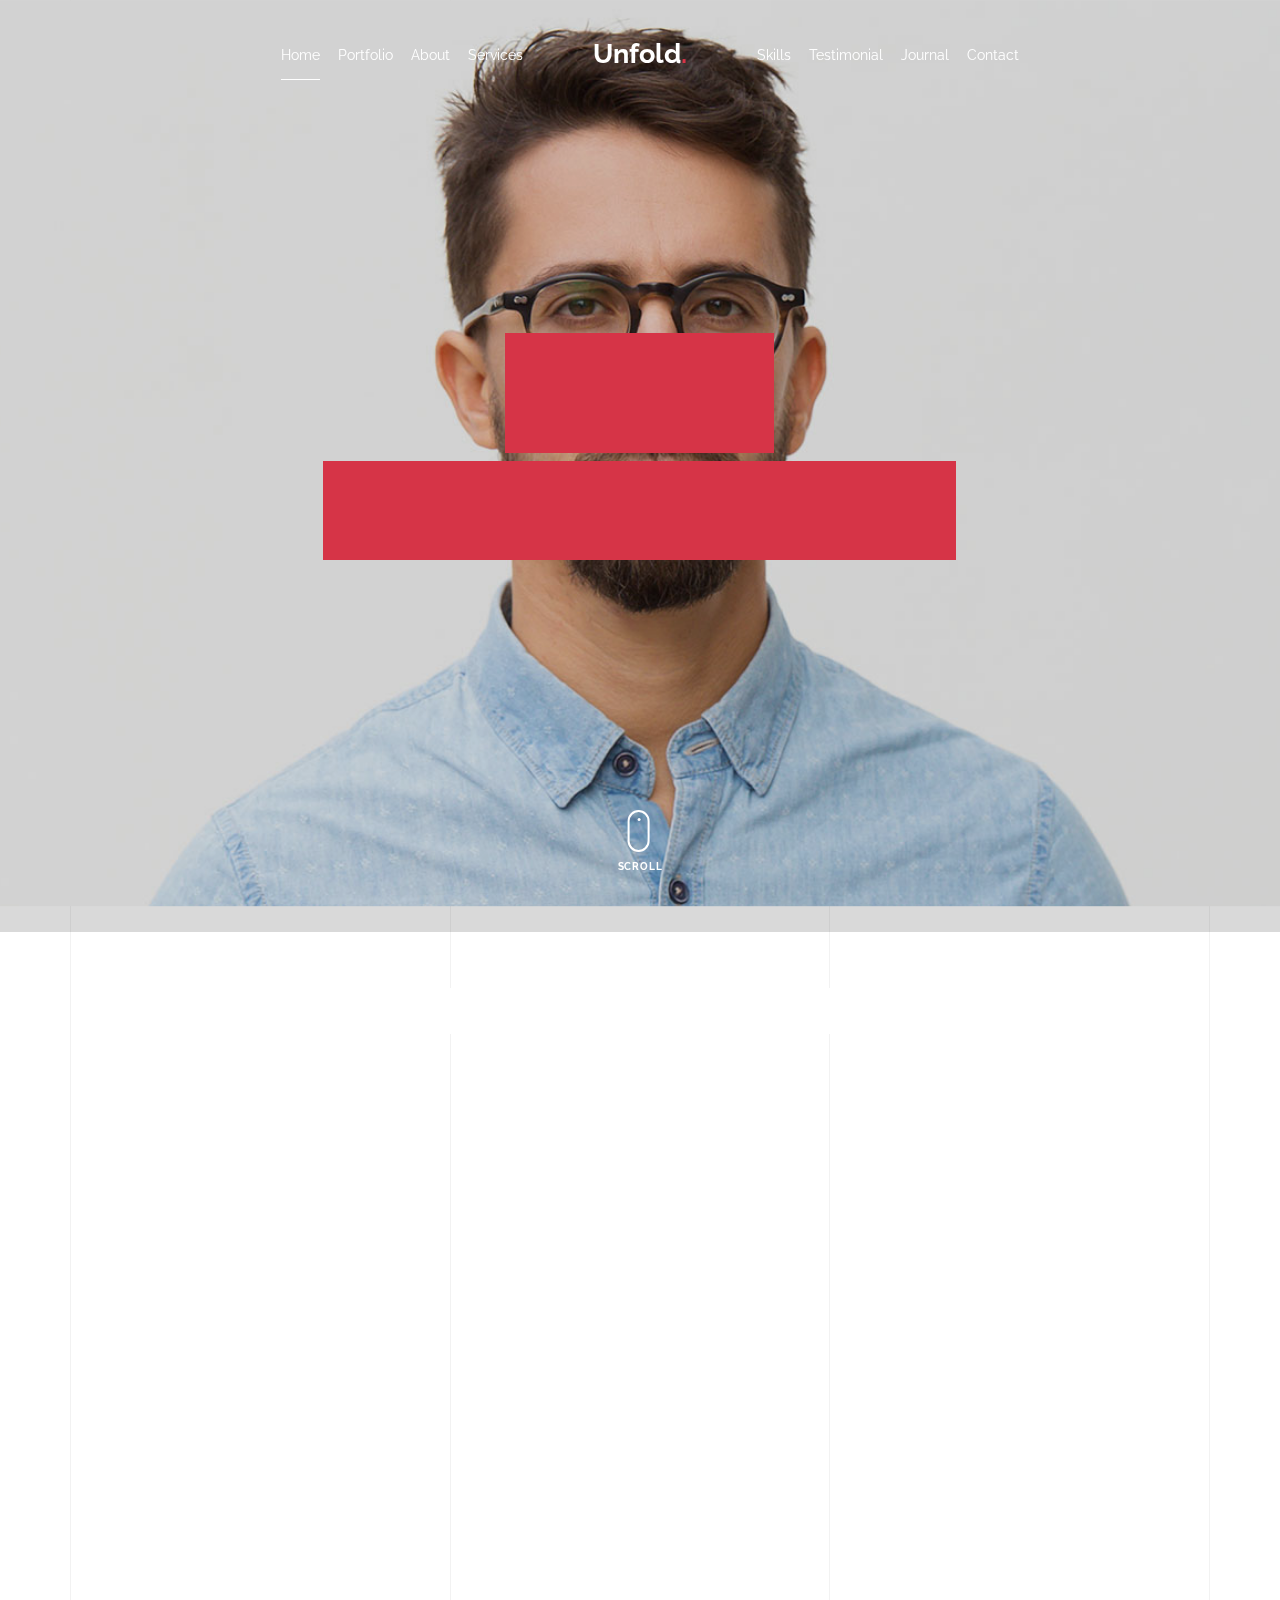
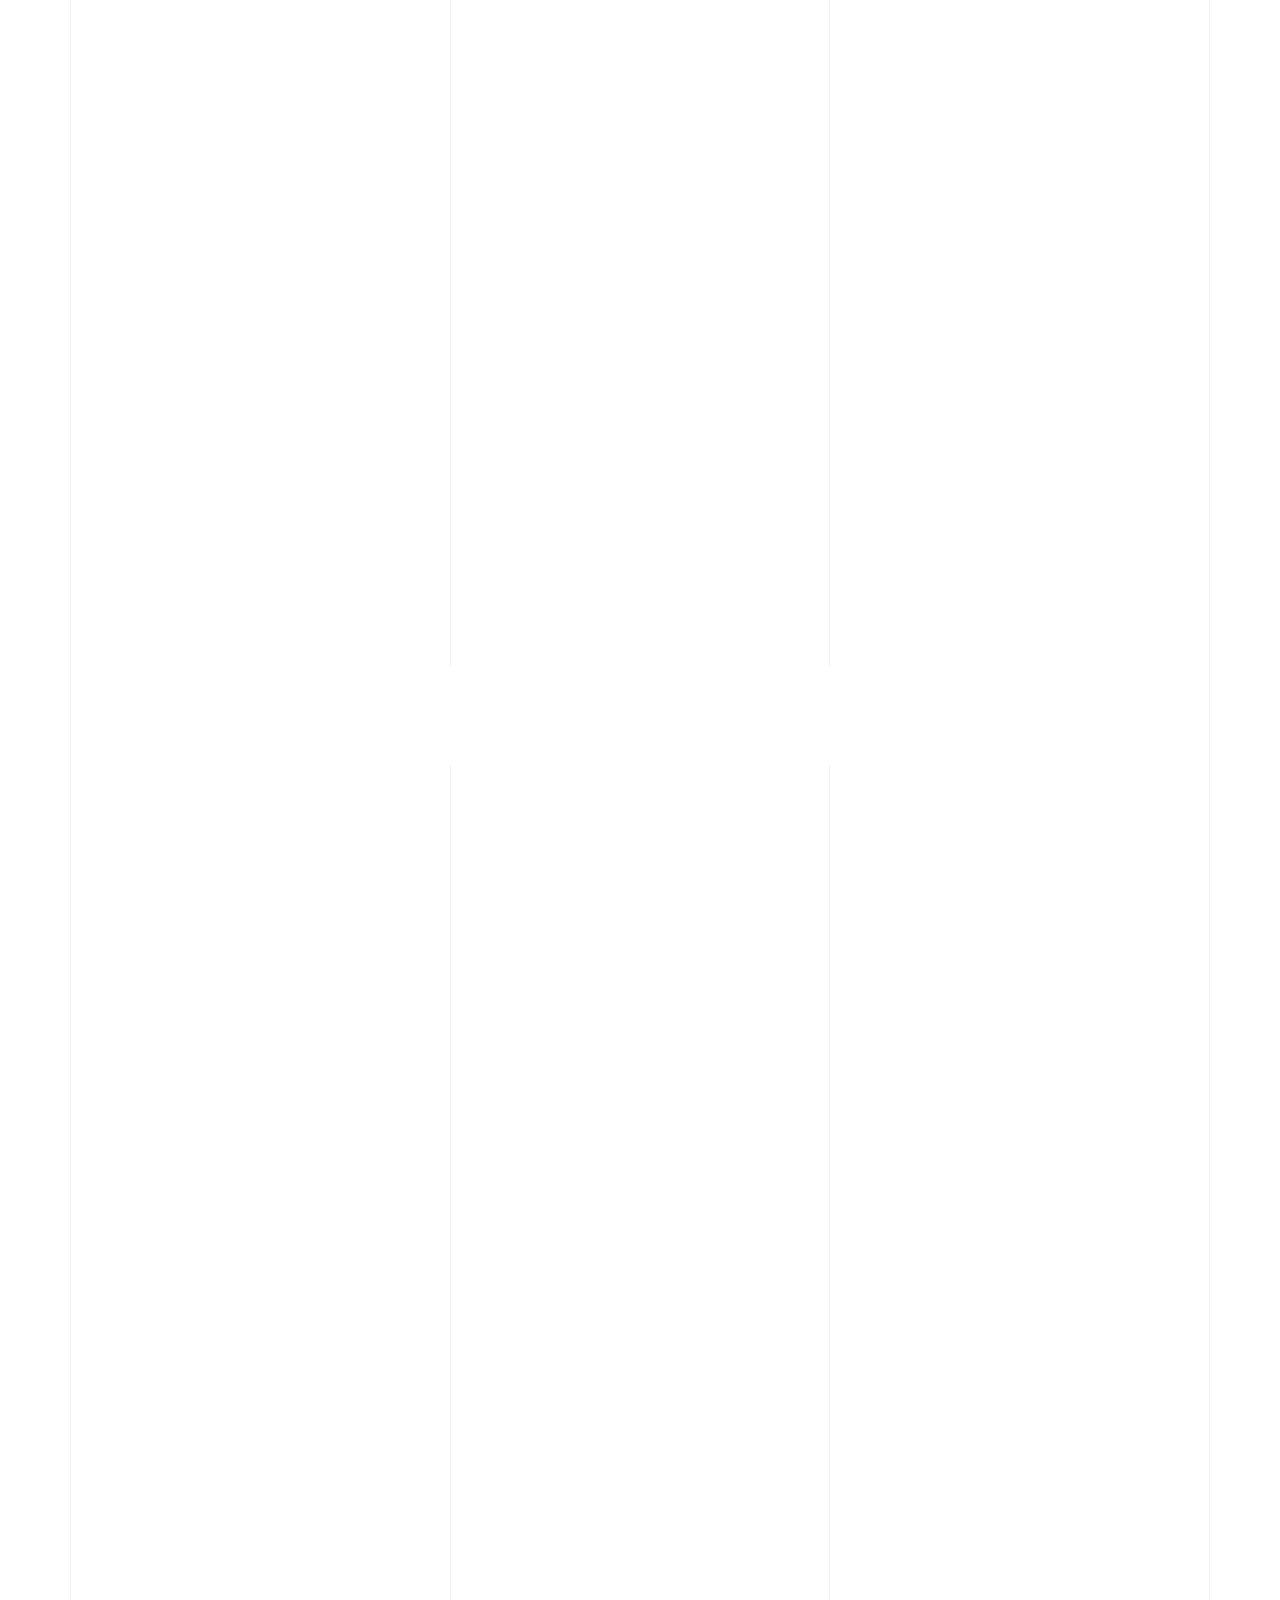
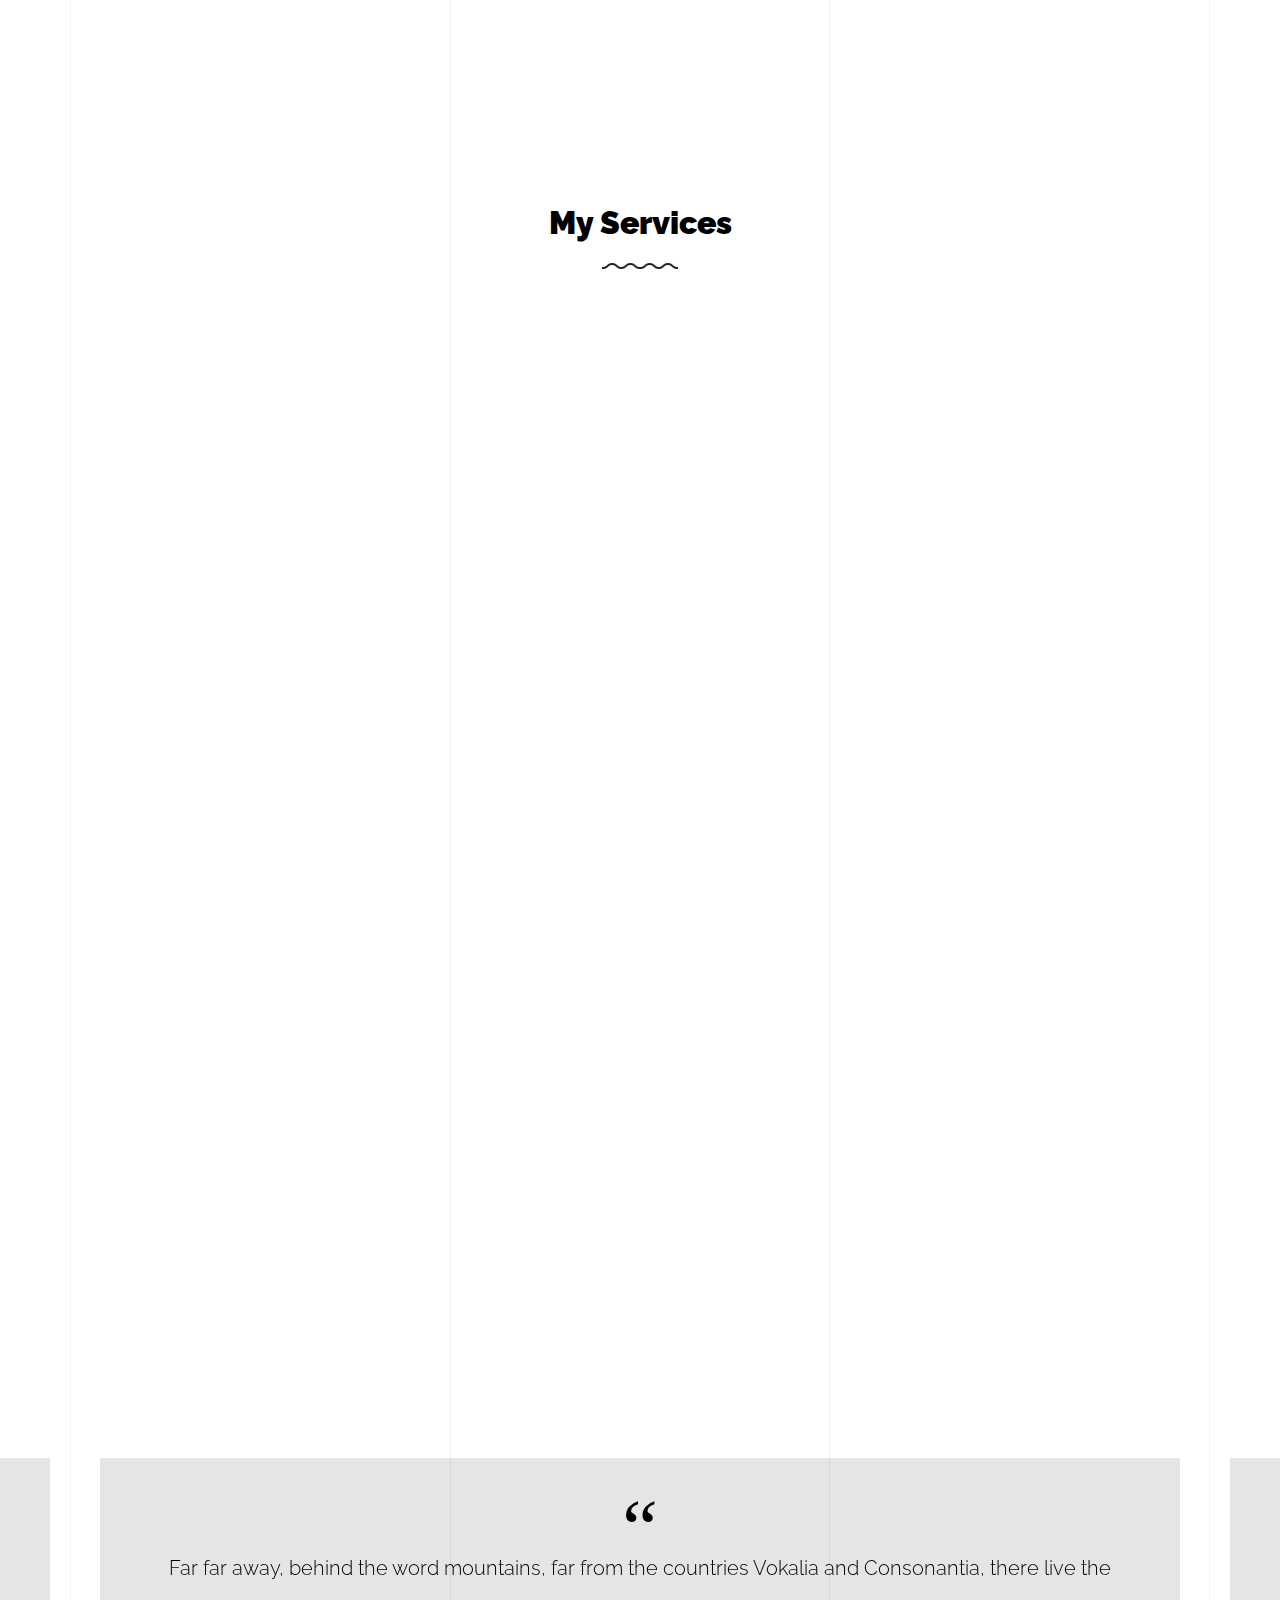
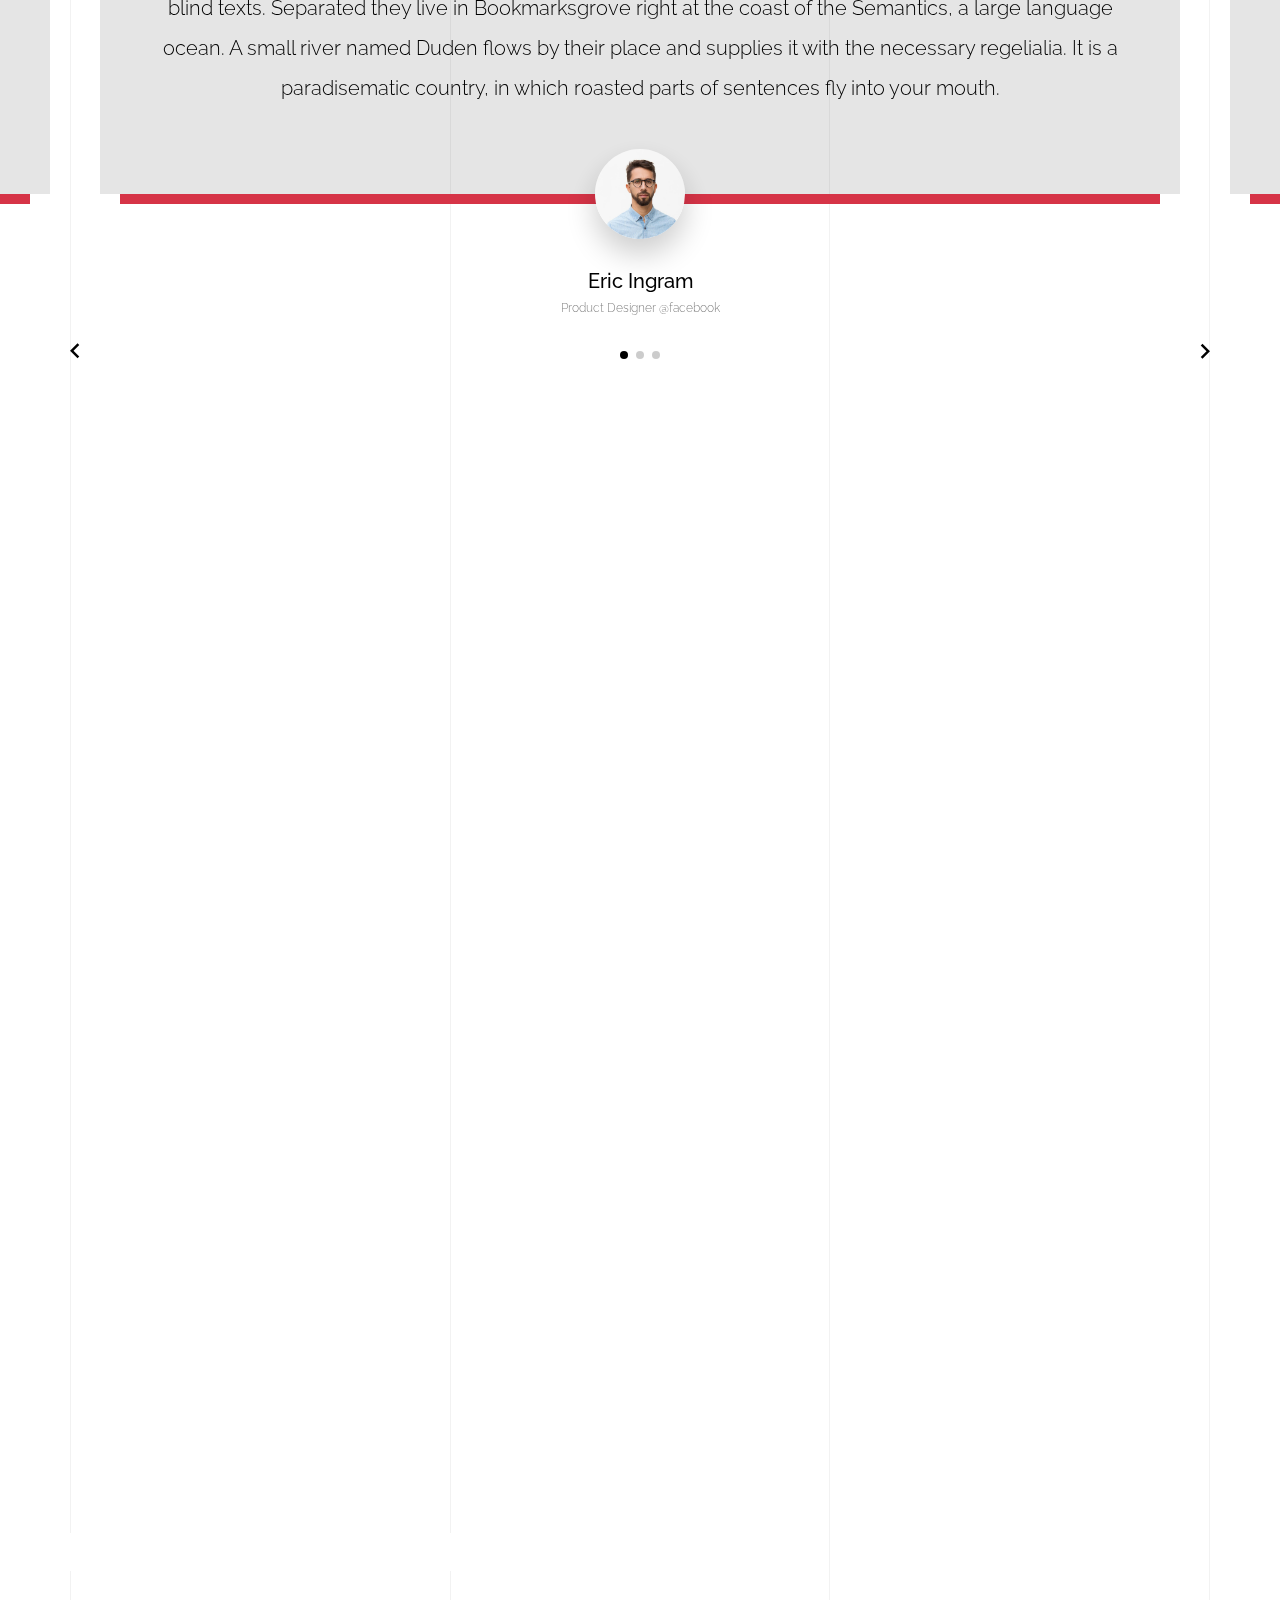
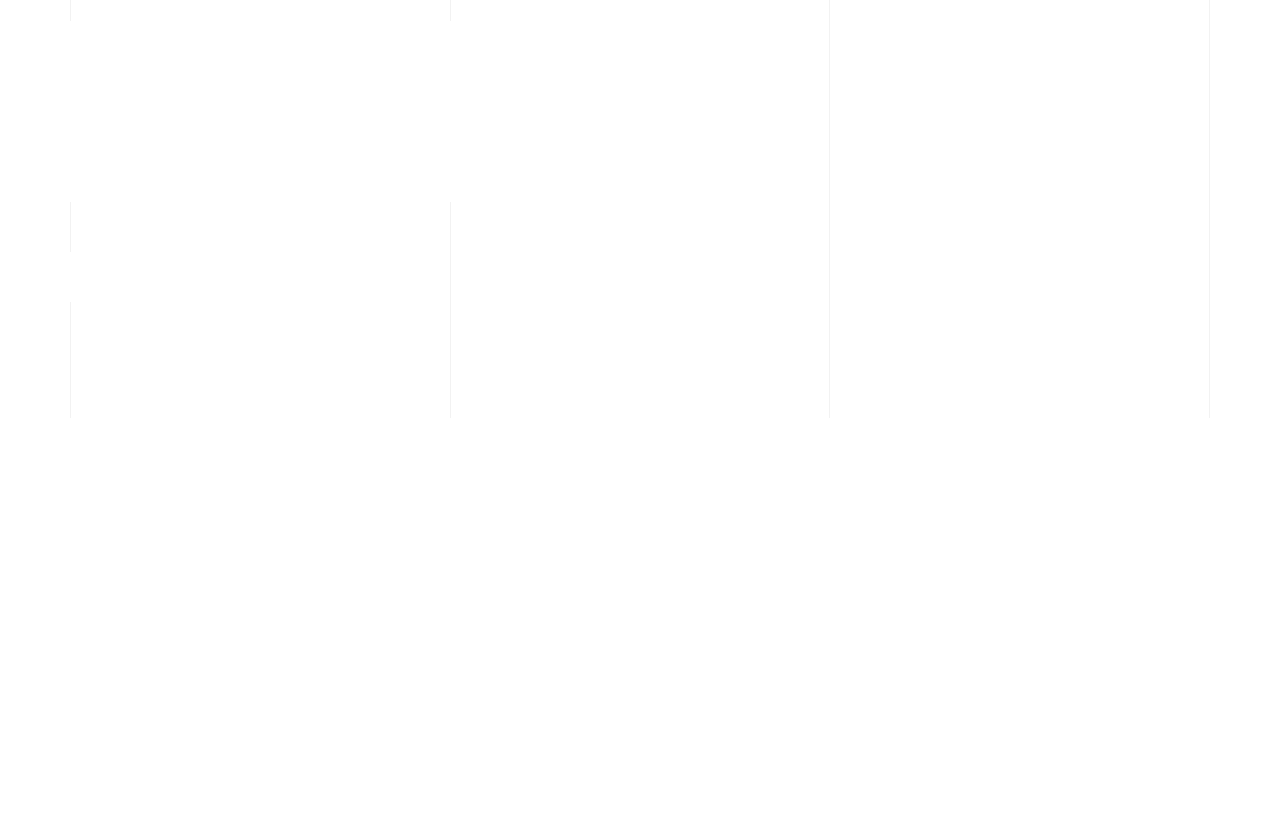
<file: light/index.html>
<!doctype html>
<html lang="en">
  <head>
    <title>Unfold &mdash; A onepage portfolio HTML template by Unslate.co</title>
    <meta charset="utf-8">
    <meta name="viewport" content="width=device-width, initial-scale=1, shrink-to-fit=no">
    
    <meta name="description" content="A onepage portfolio HTML template by Unslate.co">
    <meta name="keywords" content="html, css, javascript, jquery">
    <meta name="author" content="Unslate.co">

    <link rel="stylesheet" href="css/vendor/icomoon/style.css">
    <link rel="stylesheet" href="css/vendor/owl.carousel.min.css">
    <link rel="stylesheet" href="css/vendor/aos.css">
    <link rel="stylesheet" href="css/vendor/animate.min.css">
    <link rel="stylesheet" href="css/vendor/bootstrap.min.css">
    <link rel="stylesheet" href="css/vendor/jquery.fancybox.min.css">
    

    <!-- Theme Style -->
    <link rel="stylesheet" href="css/style.css">

  </head>
  <body data-spy="scroll" data-target=".site-nav-target" data-offset="200">

    <nav class="unslate_co--site-mobile-menu">
      <div class="close-wrap d-flex">
        <a href="#" class="d-flex ml-auto js-menu-toggle">
          <span class="close-label">Close</span>
          <div class="close-times">
            <span class="bar1"></span>
            <span class="bar2"></span>
          </div>
        </a>
      </div>
      <div class="site-mobile-inner"></div>
    </nav>


    <div class="unslate_co--site-wrap">

      <div class="unslate_co--site-inner">

        <div class="lines-wrap">
          <div class="lines-inner">
            <div class="lines"></div>
          </div>
        </div>
        <!-- END lines -->
      
      <nav class="unslate_co--site-nav site-nav-target">

        <div class="container">
        
          <div class="row align-items-center justify-content-between text-left">
            <div class="col-md-5 text-right">
              <ul class="site-nav-ul js-clone-nav text-left d-none d-lg-inline-block">
                <li class="has-children">
                  <a href="#home-section" class="nav-link">Home</a>
                  <ul class="dropdown">
                    <li>
                      <a href="index.html">Hero Image BG</a>
                    </li>
                    <li>
                      <a href="index-video.html">Video BG</a>
                    </li>
                    <li>
                      <a href="index-hero-slider.html">Hero Slider</a>
                    </li>
                    <li>
                      <a href="index-sidebar-menu.html">Sidebar Menu</a>
                    </li>
                    <li>
                      <a href="index-right-menu.html">Right Menu</a>
                    </li>
                  </ul>
                </li>
                <li><a href="#portfolio-section" class="nav-link">Portfolio</a></li>
                <li><a href="#about-section" class="nav-link">About</a></li>
                <li><a href="#services-section" class="nav-link">Services</a></li>
              </ul>
            </div>
            <div class="site-logo pos-absolute">
              <a href="index.html" class="unslate_co--site-logo">Unfold<span>.</span></a>
            </div>
            <div class="col-md-5 text-right text-lg-left">
              <ul class="site-nav-ul js-clone-nav text-left d-none d-lg-inline-block">
                <li><a href="#skills-section" class="nav-link">Skills</a></li>
                <li><a href="#testimonial-section" class="nav-link">Testimonial</a></li>
                <li><a href="#journal-section" class="nav-link">Journal</a></li>
                <li><a href="#contact-section" class="nav-link">Contact</a></li>
              </ul>

              <ul class="site-nav-ul-none-onepage text-right d-inline-block d-lg-none">
                <li><a href="#" class="js-menu-toggle">Menu</a></li>
              </ul>

            </div>
          </div>
        </div>

      </nav>
      <!-- END nav -->

      <div class="cover-v1 jarallax overlay" style="background-image: url('images/cover_bg_1.jpg');" id="home-section">
        <div class="container">
          <div class="row align-items-center">
              
            <div class="col-md-7 mx-auto text-center">
              <h1 class="heading gsap-reveal-hero text-white">Unfold</h1>
              <h2 class="subheading gsap-reveal-hero text-white">I’m Eric Woodman A Product Designer Based In San Francisco</h2>
            </div>

          </div>
        </div>


        <!-- dov -->
        <a href="#portfolio-section" class="mouse-wrap smoothscroll">
          <span class="mouse">
            <span class="scroll"></span>
          </span>
          <span class="mouse-label">Scroll</span>
        </a>

      </div>
      <!-- END .cover-v1 -->



      <div class="unslate_co--section" id="portfolio-section">
        <div class="container">
          
          
          <div class="relative"><div class="loader-portfolio-wrap"><div class="loader-portfolio dark"></div></div> </div>
          <div id="portfolio-single-holder"></div>

          <div class="portfolio-wrapper">

            <div class="d-flex align-items-center mb-4 gsap-reveal gsap-reveal-filter">
              <h2 class="mr-auto heading-h2">Portfolio</h2>
              
              <a href="#" class="text-black js-filter d-inline-block d-lg-none">Filter</a>
              
              <div class="filter-wrap">
                <div class="filter ml-auto" id="filters">
                  <a href="#" class="active" data-filter="*">All</a>
                  <a href="#" data-filter=".web">Web</a>
                  <a href="#" data-filter=".branding">Branding</a>
                  <a href="#" data-filter=".illustration">Illustration</a>
                  <a href="#" data-filter=".packaging">Packaging</a>
                </div>
              </div>

            </div>


            
            <div id="posts" class="row gutter-isotope-item">
              <div class="item web branding col-sm-6 col-md-6 col-lg-4 isotope-mb-2">
                <a href="portfolio-single-1.html" class="portfolio-item ajax-load-page isotope-item gsap-reveal-img" data-id="1">
                    <div class="overlay">
                      <span class="wrap-icon icon-link2"></span>
                      <div class="portfolio-item-content">
                        <h3>Shoe Rebranding</h3>
                        <p>web, branding</p>
                      </div>
                    </div>
                    <img src="images/work_1_md.jpg" class="lazyload  img-fluid" alt="Images" />
                  </a>
              </div>
              <div class="item branding packaging illustration col-sm-6 col-md-6 col-lg-4 isotope-mb-2 ">
                <a href="portfolio-single-3.html" class="portfolio-item ajax-load-page item-portrait isotope-item gsap-reveal-img" data-id="3">
                    <div class="overlay">
                      <span class="wrap-icon icon-link2"></span>
                      <div class="portfolio-item-content">
                        <h3>Reworking</h3>
                        <p>branding, packaging, illustration</p>
                      </div>
                    </div>
                    <img src="images/work_2_md.jpg" class="lazyload  img-fluid" alt="Images" />
                  </a>
              </div>

              <div class="item branding packaging col-sm-6 col-md-6 col-lg-4 isotope-mb-2">
                <a href="portfolio-single-4.html" class="portfolio-item isotope-item ajax-load-page gsap-reveal-img" data-id="4">
                    <div class="overlay">
                      <span class="wrap-icon icon-link2"></span>
                      <div class="portfolio-item-content">
                        <h3>Modern Building</h3>
                        <p>branding, packaging</p>
                      </div>
                    </div>
                    <img src="images/work_3_md.jpg" class="lazyload  img-fluid" alt="Images" />
                  </a>
              </div>

              <div class="item web packaging col-sm-6 col-md-6 col-lg-4 isotope-mb-2">

                <a href="images/work_4_full.jpg" class="portfolio-item isotope-item gsap-reveal-img" data-fancybox="gallery" data-caption="Watch">
                    <div class="overlay">
                      <span class="wrap-icon icon-photo2"></span>
                      <div class="portfolio-item-content">
                        <h3>Watch</h3>
                        <p>web, packaging</p>
                      </div>
                    </div>
                    <img src="images/work_4_full.jpg" class="lazyload  img-fluid" alt="Images" />
                  </a>

              </div>

              <div class="item illustration packaging col-sm-6 col-md-6 col-lg-4 isotope-mb-2">
                <a href="images/work_5_md.jpg" class="portfolio-item isotope-item gsap-reveal-img" data-fancybox="gallery" data-caption="Shoe Rebranding">
                    <div class="overlay">
                      <span class="wrap-icon icon-photo2"></span>
                      <div class="portfolio-item-content">
                        <h3>Shoe Rebranding</h3>
                        <p>illustration, packaging</p>
                      </div>
                    </div>
                    <img src="images/work_5_md.jpg" class="lazyload  img-fluid" alt="Images" />
                  </a>
              </div>

              <div class="item web branding col-sm-6 col-md-6 col-lg-4 isotope-mb-2">
                <a href="portfolio-single-2.html" class="portfolio-item ajax-load-page item-portrait isotope-item gsap-reveal-img" data-id="2">
                    <div class="overlay">
                      <span class="wrap-icon icon-link2"></span>
                      <div class="portfolio-item-content">
                        <h3>Reshape</h3>
                        <p>web, branding</p>
                      </div>
                    </div>
                    <img src="images/work_6_md.jpg" class="lazyload  img-fluid" alt="Images" />
                  </a>
              </div>

              <div class="item branding packaging col-sm-6 col-md-6 col-lg-4 isotope-mb-2">
                <a href="images/work_7_a_md.jpg" class="portfolio-item item-portrait isotope-item gsap-reveal-img" data-fancybox="gallery" data-caption="Modern Building">
                    <div class="overlay">
                      <span class="wrap-icon icon-photo2"></span>
                      <div class="portfolio-item-content">
                        <h3>Modern Building</h3>
                        <p>branding, packaging</p>
                      </div>
                    </div>
                    <img src="images/work_7_a_md.jpg" class="lazyload  img-fluid" alt="Images" />
                  </a>
              </div>

              <div class="item web branding col-sm-6 col-md-6 col-lg-4 isotope-mb-2">
                <a href="https://www.youtube.com/watch?v=mwtbEGNABWU" class="portfolio-item isotope-item gsap-reveal-img" data-fancybox="gallery" data-caption="Showreel 2019">
                    <div class="overlay">
                      <span class="wrap-icon icon-play_circle_filled"></span>
                      <div class="portfolio-item-content">
                        <h3>Showreel 2019</h3>
                        <p>web, branding</p>
                      </div>
                    </div>
                    <img src="images/work_8_md.jpg" class="lazyload  img-fluid" alt="Images" />
                  </a>
              </div>

              <div class="item web illustration col-sm-6 col-md-6 col-lg-4 isotope-mb-2">
                <a href="images/work_9_a_md.jpg" class="portfolio-item isotope-item gsap-reveal-img" data-fancybox="gallery" data-caption="Render Packaging">
                    <div class="overlay">
                      <span class="wrap-icon icon-photo2"></span>
                      <div class="portfolio-item-content">
                        <h3>Render Packaging</h3>
                        <p>web, illustration</p>
                      </div>
                    </div>
                    <img src="images/work_9_a_md.jpg" class="lazyload  img-fluid" alt="Images" />
                  </a>
              </div>

            </div>
            
          </div>


        </div>
      </div>



      <div class="unslate_co--section">
        <div class="container">
          <div class="owl-carousel logo-slider">
            <div class="logo-v1 gsap-reveal">
              <img src="images/logo-google.png" alt="Image" class="img-fluid">
            </div>
            <div class="logo-v1 gsap-reveal">
              <img src="images/logo-puma.png" alt="Image" class="img-fluid">
            </div>
            <div class="logo-v1 gsap-reveal">
              <img src="images/logo-paypal.png" alt="Image" class="img-fluid">
            </div>
            <div class="logo-v1 gsap-reveal">
              <img src="images/logo-adobe.png" alt="Image" class="img-fluid">
            </div>
          </div>
        </div>
      </div>


      <div class="unslate_co--section" id="about-section">
        <div class="container">
          
          <div class="section-heading-wrap text-center mb-5">
            <h2 class="heading-h2 text-center divider"><span class="gsap-reveal">About Me</span></h2>
            <span class="gsap-reveal"><img src="images/divider.png" alt="divider" width="76"></span>
          </div>
          

          <div class="row mt-5 justify-content-between">
            <div class="col-lg-7 mb-5 mb-lg-0" data-aos="fade-up">
              <figure class="dotted-bg gsap-reveal-img">
                <img src="images/about_me_pic.jpg" alt="Image" class="img-fluid">
              </figure>
            </div>
            <div class="col-lg-4 pr-lg-5">
              <h3 class="mb-4 heading-h3"><span class="gsap-reveal">We can make it together</span></h3>
              <p class="lead gsap-reveal">Far far away, behind the word mountains, far from the countries Vokalia and Consonantia, there <a href="#">live the blind</a> texts. </p>
              <p class="mb-4 gsap-reveal">A small river named Duden flows by their place and supplies it with the necessary regelialia. It is a paradisematic country, in which roasted parts of sentences fly into your mouth.</p>
              <p class="gsap-reveal"><a href="#" class="btn btn-outline-pill btn-custom-light">Download my CV</a></p>
            </div>
          </div>
        </div>
      </div>

      <div class="unslate_co--section" id="services-section">
        <div class="container">

          <div class="section-heading-wrap text-center mb-5">
            <h2 class="heading-h2 text-center divider">My Services</h2>
            <img src="images/divider.png" alt="divider" width="76">
          </div>

          <div class="row gutter-v3">
            <div class="col-md-6 col-lg-4 mb-4">
              <div class="feature-v1" data-aos="fade-up" data-aos-delay="0">
                <div class="wrap-icon mb-3">
                  <img src="images/svg/001-options.svg" alt="Image" width="45">
                </div>
                <h3>Digital <br> Strategy</h3>
                <p>A small river named Duden flows by their place and supplies it with the necessary regelialia. </p>
              </div> 
            </div>
            <div class="col-md-6 col-lg-4 mb-4">
              <div class="feature-v1" data-aos="fade-up" data-aos-delay="100">
                <div class="wrap-icon mb-3">
                  <img src="images/svg/002-chat.svg" alt="Icon" width="45">
                </div>
                <h3>Web <br> Design</h3>
                <p>A small river named Duden flows by their place and supplies it with the necessary regelialia. </p>
              </div> 
            </div>
            <div class="col-md-6 col-lg-4 mb-4">
              <div class="feature-v1" data-aos="fade-up" data-aos-delay="200">
                <div class="wrap-icon mb-3">
                  <img src="images/svg/003-contact-book.svg" alt="Image" class="img-fluid" width="45">
                </div>
                <h3>User <br> Experience</h3>
                <p>A small river named Duden flows by their place and supplies it with the necessary regelialia. </p>
              </div> 
            </div>

            <div class="col-md-6 col-lg-4 mb-4">
              <div class="feature-v1" data-aos="fade-up" data-aos-delay="0">
                <div class="wrap-icon mb-3">
                  <img src="images/svg/004-percentage.svg" alt="Image" width="45">
                </div>
                <h3>Web <br> Development</h3>
                <p>A small river named Duden flows by their place and supplies it with the necessary regelialia. </p>
              </div> 
            </div>
            <div class="col-md-6 col-lg-4 mb-4">
              <div class="feature-v1" data-aos="fade-up" data-aos-delay="100">
                <div class="wrap-icon mb-3">
                  <img src="images/svg/006-goal.svg" alt="Image" width="45">
                </div>
                <h3>WordPress <br> Solutions</h3>
                <p>A small river named Duden flows by their place and supplies it with the necessary regelialia. </p>
              </div> 
            </div>
            <div class="col-md-6 col-lg-4 mb-4">
              <div class="feature-v1" data-aos="fade-up" data-aos-delay="200">
                <div class="wrap-icon mb-3">
                  <img src="images/svg/005-line-chart.svg" alt="Image" width="45">
                </div>
                <h3>Mobile <br> Applications</h3>
                <p>A small river named Duden flows by their place and supplies it with the necessary regelialia. </p>
              </div> 
            </div>

          </div>

        </div>
      </div>

      <div class="unslate_co--section section-counter" id="skills-section">
        <div class="container">
          <div class="section-heading-wrap text-center mb-5">
            <h2 class="heading-h2 text-center divider"><span class="gsap-reveal">My Skills</span></h2>
            <span class="gsap-reveal"><img src="images/divider.png" alt="divider" width="76"></span>
          </div>


          <div class="row pt-5">
            <div class="col-6 col-sm-6 mb-5 mb-lg-0 col-md-6 col-lg-3" data-aos="fade-up" data-aos-delay="0">
              <div class="counter-v1 text-center">
                <span class="number-wrap">
                  <span class="number number-counter" data-number="90">0</span>
                  <span class="append-text">%</span>
                </span>
                <span class="counter-label">WordPress</span>
              </div>
            </div>
            <div class="col-6 col-sm-6 mb-5 mb-lg-0 col-md-6 col-lg-3" data-aos="fade-up" data-aos-delay="100">
              <div class="counter-v1 text-center">
                <span class="number-wrap">
                  <span class="number number-counter" data-number="99">0</span>
                  <span class="append-text">%</span>
                </span>
                <span class="counter-label">HTML/CSS</span>
              </div>
            </div>
            <div class="col-6 col-sm-6 mb-5 mb-lg-0 col-md-6 col-lg-3" data-aos="fade-up" data-aos-delay="200">
              <div class="counter-v1 text-center">
                <span class="number-wrap">
                  <span class="number number-counter" data-number="95">0</span>
                  <span class="append-text">%</span>
                </span>
                <span class="counter-label">jQuery</span>
              </div>
            </div>
            <div class="col-6 col-sm-6 mb-5 mb-lg-0 col-md-6 col-lg-3" data-aos="fade-up" data-aos-delay="300">
              <div class="counter-v1 text-center">
                <span class="number-wrap">
                  <span class="number number-counter" data-number="100">0</span>
                  <span class="append-text">%</span>
                </span>
                <span class="counter-label">Design</span>
              </div>
            </div>
          </div>
        </div>
      </div>
      <!-- END .counter -->

      <div class="unslate_co--section" id="testimonial-section">
        <div class="container">
          <div class="section-heading-wrap text-center mb-5">
            <h2 class="heading-h2 text-center divider"><span class="gsap-reveal">My Happy Clients</span></h2>
            <span class="gsap-reveal"><img src="images/divider.png" alt="divider" width="76"></span>
          </div>
        </div>

        <div class="owl-carousel testimonial-slider">
          <div>
            <div class="testimonial-v1">
              <div class="testimonial-inner-bg">
                <span class="quote">&ldquo;</span>
                <blockquote>
                  Far far away, behind the word mountains, far from the countries Vokalia and Consonantia, there live the blind texts. Separated they live in Bookmarksgrove right at the coast of the Semantics, a large language ocean. A small river named Duden flows by their place and supplies it with the necessary regelialia. It is a paradisematic country, in which roasted parts of sentences fly into your mouth.
                </blockquote>
              </div>
              
              <div class="testimonial-author-info">
                <img src="images/person_man_1.jpg" alt="Image">
                <h3>Eric Ingram</h3>
                <span class="d-block position">Product Designer @facebook</span>
              </div>

            </div>
          </div>
          <div>
            <div class="testimonial-v1">
              <div class="testimonial-inner-bg">
                <span class="quote">&ldquo;</span>
                <blockquote>
                  Far far away, behind the word mountains, far from the countries Vokalia and Consonantia, there live the blind texts. Separated they live in Bookmarksgrove right at the coast of the Semantics, a large language ocean. A small river named Duden flows by their place and supplies it with the necessary regelialia. It is a paradisematic country, in which roasted parts of sentences fly into your mouth.
                </blockquote>
              </div>
              
              <div class="testimonial-author-info">
                <img src="images/person_man_2.jpg" alt="Image">
                <h3>Ryan Mullins</h3>
                <span class="d-block position">Product Designer @Shopify</span>
              </div>

            </div>
          </div>
          <div>
            <div class="testimonial-v1">
              <div class="testimonial-inner-bg">
                <span class="quote">&ldquo;</span>
                <blockquote>
                  Far far away, behind the word mountains, far from the countries Vokalia and Consonantia, there live the blind texts. Separated they live in Bookmarksgrove right at the coast of the Semantics, a large language ocean. A small river named Duden flows by their place and supplies it with the necessary regelialia. It is a paradisematic country, in which roasted parts of sentences fly into your mouth.
                </blockquote>
              </div>
              
              <div class="testimonial-author-info">
                <img src="images/person_woman_1.jpg" alt="Image">
                <h3>Erica Miller</h3>
                <span class="d-block position">Product Designer @Twitter</span>
              </div>

            </div>
          </div>
        </div>

      </div>
      <!-- END testimonial -->

      <div class="unslate_co--section" id="journal-section">
        <div class="container">
          <div class="section-heading-wrap text-center mb-5">
            <h2 class="heading-h2 text-center divider"><span class="gsap-reveal">My Journal</span></h2>
            <span class="gsap-reveal"><img src="images/divider.png" alt="divider" width="76"></span>
          </div>

          
          <div class="row gutter-v4 align-items-stretch">
            <div class="col-sm-6 col-md-6 col-lg-8 blog-post-entry" data-aos="fade-up" data-aos-delay="0">

              <a href="blog-single.html" class="grid-item blog-item w-100 h-100">
                <div class="overlay">
                  <div class="portfolio-item-content">
                    <h3>A Mounteering Guide For Beginners</h3>
                    <p class="post-meta">By Joefrey <span class="small">&bullet;</span> 5 mins read</p>
                  </div>
                </div>
                <img src="images/post_1.jpg" class="lazyload" alt="Image" />
              </a>


            </div>
            <div class="col-sm-6 col-md-6 col-lg-4 blog-post-entry" data-aos="fade-up" data-aos-delay="100">
              <a href="blog-single.html" class="grid-item blog-item w-100 h-100">
                <div class="overlay">
                  <div class="portfolio-item-content">
                    <h3>A Mounteering Guide For Beginners</h3>
                    <p class="post-meta">By Joefrey <span class="small">&bullet;</span> 5 mins read</p>
                  </div>
                </div>
                <img src="images/post_2.jpg" class="lazyload" alt="Image" />
              </a>
            </div>


            <div class="col-sm-6 col-md-6 col-lg-4 blog-post-entry" data-aos="fade-up" data-aos-delay="0">

              <a href="blog-single.html" class="grid-item blog-item w-100 h-100">
                <div class="overlay">
                  <div class="portfolio-item-content">
                    <h3>A Mounteering Guide For Beginners</h3>
                    <p class="post-meta">By Joefrey <span class="small">&bullet;</span> 5 mins read</p>
                  </div>
                </div>
                <img src="images/post_3.jpg" class="lazyload" alt="Image" />
              </a>


            </div>
            <div class="col-sm-6 col-md-6 col-lg-4 blog-post-entry" data-aos="fade-up" data-aos-delay="100">
              <a href="blog-single.html" class="grid-item blog-item w-100 h-100">
                <div class="overlay">
                  <div class="portfolio-item-content">
                    <h3>A Mounteering Guide For Beginners</h3>
                    <p class="post-meta">By Joefrey <span class="small">&bullet;</span> 5 mins read</p>
                  </div>
                </div>
                <img src="images/post_4.jpg" class="lazyload" alt="Image" />
              </a>
            </div>

            <div class="col-sm-6 col-md-6 col-lg-4 blog-post-entry" data-aos="fade-up" data-aos-delay="200">
              <a href="blog-single.html" class="grid-item blog-item w-100 h-100">
                <div class="overlay">
                  <div class="portfolio-item-content">
                    <h3>A Mounteering Guide For Beginners</h3>
                    <p class="post-meta">By Joefrey <span class="small">&bullet;</span> 5 mins read</p>
                  </div>
                </div>
                <img src="images/post_5.jpg" class="lazyload" alt="Image" />
              </a>
            </div>


          </div>

        </div>
      </div>
      <!-- END blog posts -->


      <div class="unslate_co--section" id="contact-section">
        <div class="container">
          <div class="section-heading-wrap text-center mb-5">
            <h2 class="heading-h2 text-center divider"><span class="gsap-reveal">Get In Touch</span></h2>
            <span class="gsap-reveal"><img src="images/divider.png" alt="divider" width="76"></span>
          </div>


          <div class="row justify-content-between">
            
            <div class="col-md-6">
              <form method="post" class="form-outline-style-v1" id="contactForm">
                <div class="form-group row mb-0">

                  <div class="col-lg-6 form-group gsap-reveal">
                    <label for="name">Name</label>
                    <input name="name" type="text" class="form-control" id="name">
                  </div>
                  <div class="col-lg-6 form-group gsap-reveal">
                    <label for="email">Email</label>
                    <input name="email" type="email" class="form-control" id="email">
                  </div>
                  <div class="col-lg-12 form-group gsap-reveal">
                    <label for="message">Write your message...</label>
                    <textarea name="message" id="message" cols="30" rows="7" class="form-control"></textarea>
                  </div>
                </div>
                <div class="form-group row gsap-reveal">
                    <div class="col-md-12 d-flex align-items-center">
                      <input type="submit" class="btn btn-outline-pill btn-custom-light mr-3" value="Send Message">
                      <span class="submitting"></span>
                    </div>
                  </div>
              </form>
              <div id="form-message-warning" class="mt-4"></div> 
              <div id="form-message-success">
                Your message was sent, thank you!
              </div>

            </div>

            <div class="col-md-4">
              <div class="contact-info-v1">
                <div class="gsap-reveal d-block">
                  <span class="d-block contact-info-label">Email</span>
                  <a href="#" class="contact-info-val">info@unslate.co</a>
                </div>
                <div class="gsap-reveal d-block">
                  <span class="d-block contact-info-label">Phone</span>
                  <a href="#" class="contact-info-val">+12 345 6789 012</a>
                </div>
                <div class="gsap-reveal d-block">
                  <span class="d-block contact-info-label">Address</span>
                  <address class="contact-info-val">273 South Riverview Rd. <br> New York, NY 10011</address>
                </div>
              </div>
            </div>

          </div>
        </div>
      </div>
      </div> 

      <footer class="unslate_co--footer unslate_co--section">
        <div class="container">
          <div class="row justify-content-center">
            <div class="col-md-7">
              
              <div class="footer-site-logo"><a href="#">Unfold<span>.</span></a></div>

              <ul class="footer-site-social">
                <li><a href="#">Facebook</a></li>
                <li><a href="#">Twitter</a></li>
                <li><a href="#">Instagram</a></li>
                <li><a href="#">Dribbble</a></li>
                <li><a href="#">Behance</a></li>
              </ul>

              <p class="site-copyright">
                <small>&copy; 2020 <a href="#">Unfold  </a>. All Rights Reserved. Design with <span class="icon-heart text-danger"></span> by <a href="#">Unslate.co</a>.</small>
              </p>

            </div>
          </div>
        </div>
      </footer>

      
    </div>

    <!-- Loader -->
    <div id="unslate_co--overlayer"></div>
    <div class="site-loader-wrap">
      <div class="site-loader dark"></div>
    </div>

    <script src="js/scripts-dist.js"></script>
    <script src="js/main.js"></script>

    <!-- Global site tag (gtag.js) - Google Analytics -->
<script async src="https://www.googletagmanager.com/gtag/js?id=UA-157808202-1"></script>
<script>
  window.dataLayer = window.dataLayer || [];
  function gtag(){dataLayer.push(arguments);}
  gtag('js', new Date());

  gtag('config', 'UA-157808202-1');
</script>

  </body>
</html>
</file>
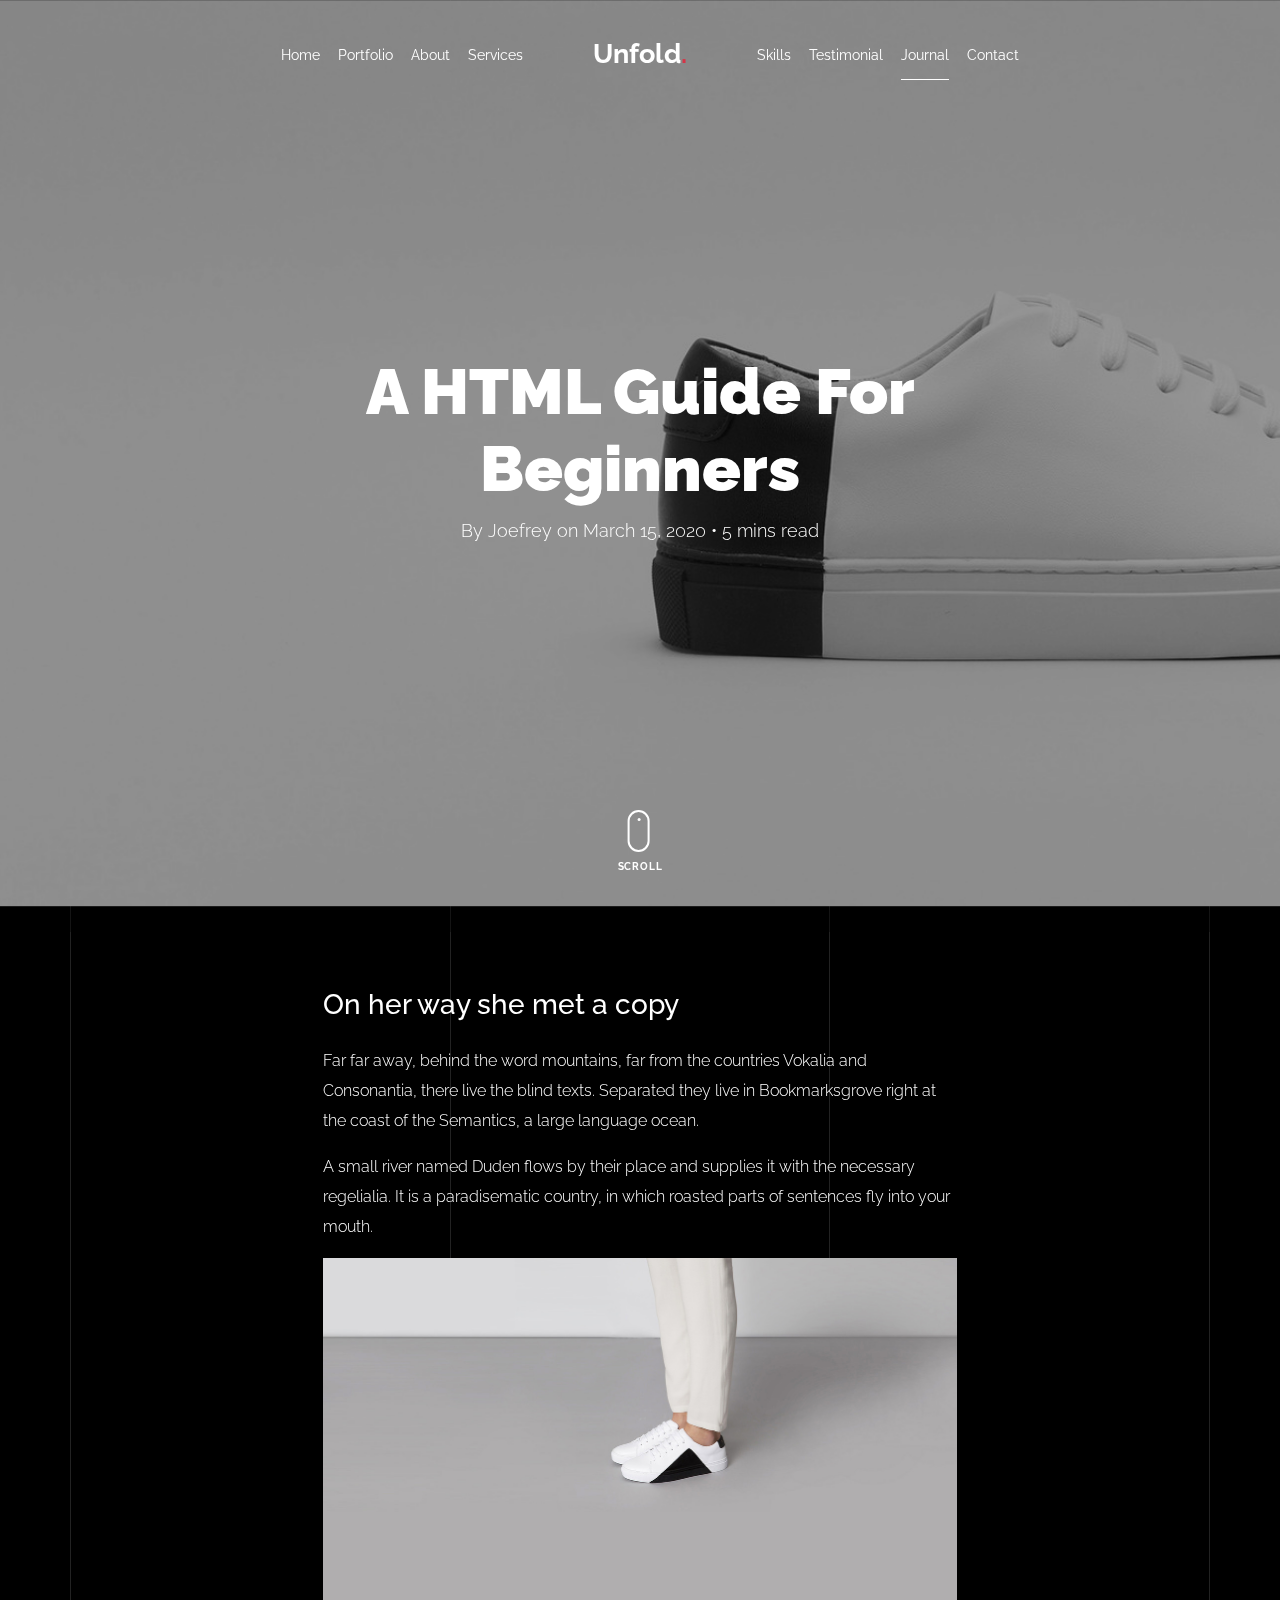
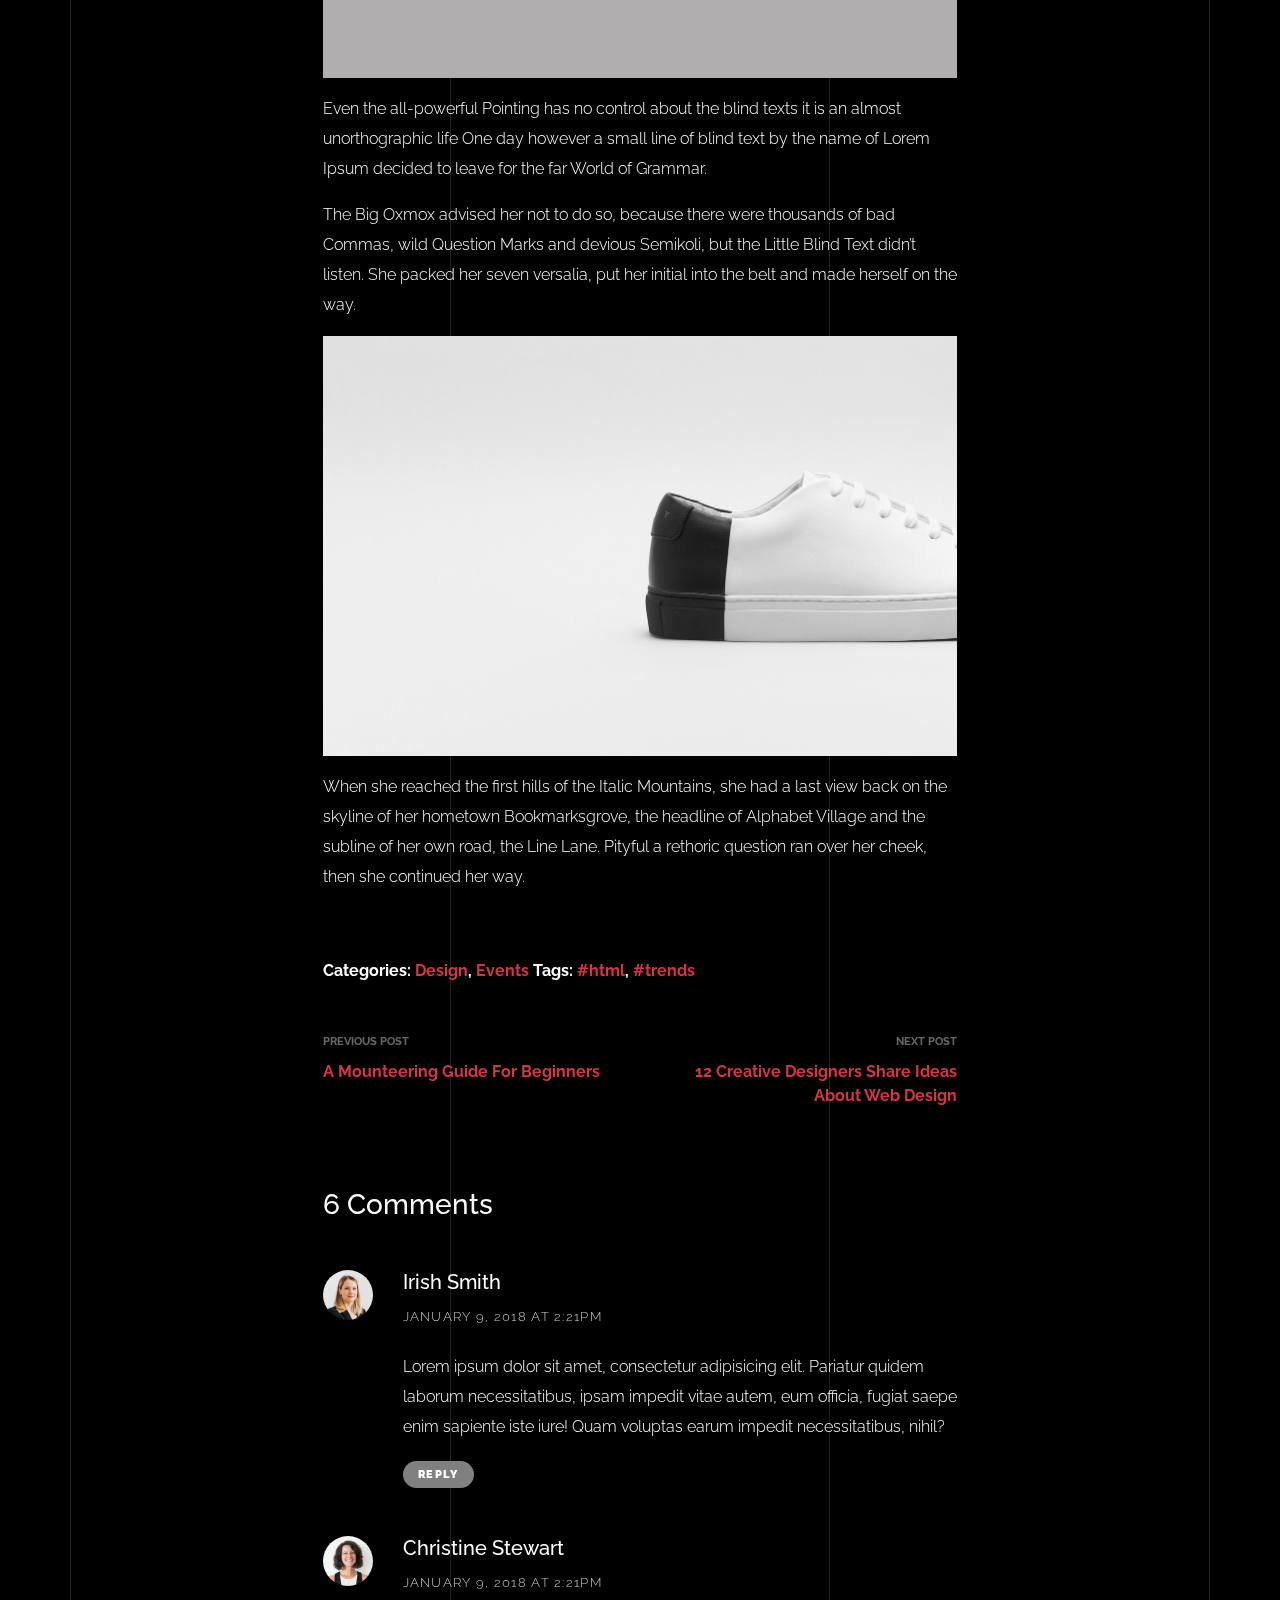
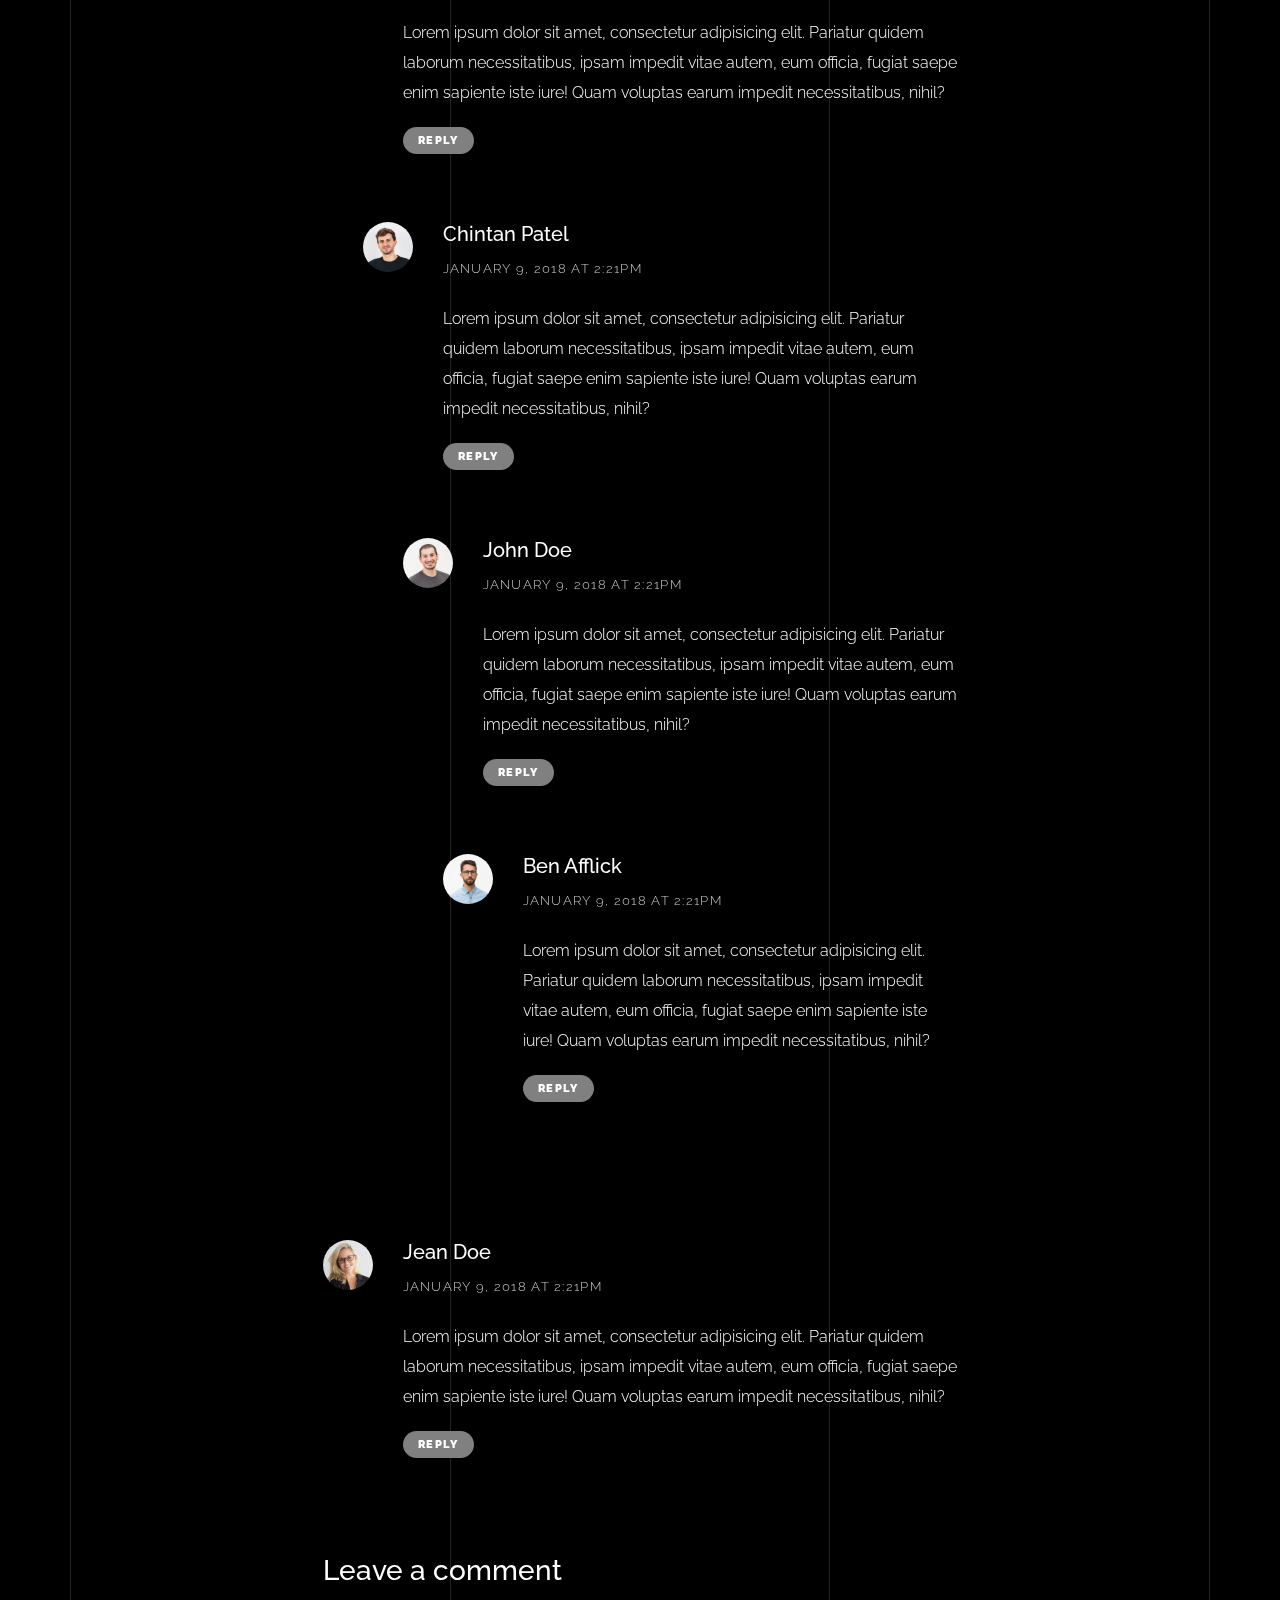
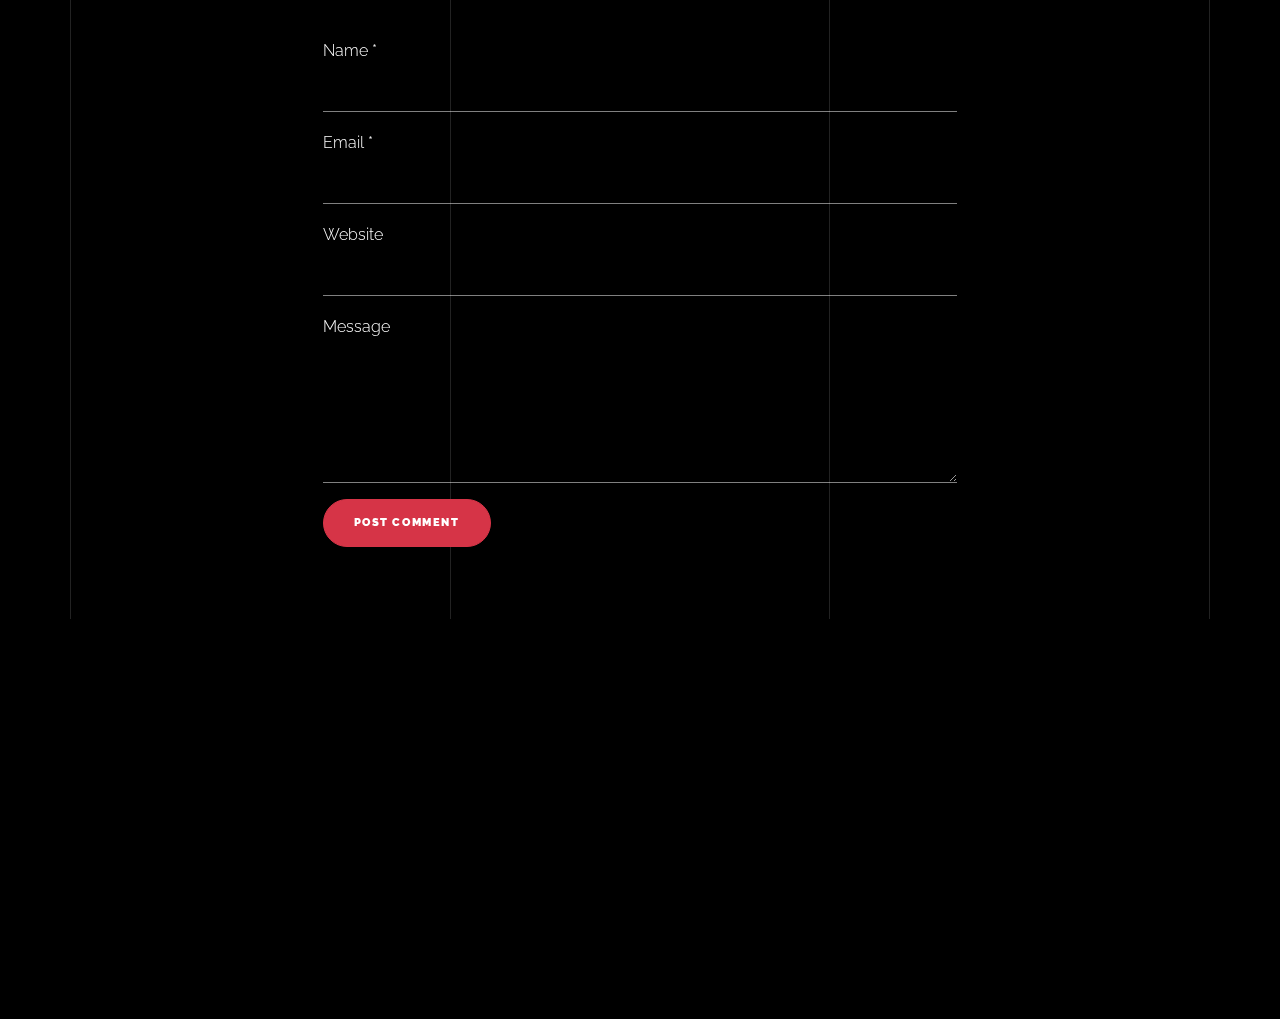
<file: blog-single.html>
<!doctype html>
<html lang="en">
  <head>
    <title>Unfold &mdash; A onepage portfolio HTML template by Colorlib</title>
    <meta charset="utf-8">
    <meta name="viewport" content="width=device-width, initial-scale=1, shrink-to-fit=no">
    
    <meta name="description" content="">
    <meta name="keywords" content="html, css, javascript, jquery">
    <meta name="author" content="">

    <link rel="stylesheet" href="css/vendor/icomoon/style.css">
    <link rel="stylesheet" href="css/vendor/owl.carousel.min.css">
    <link rel="stylesheet" href="css/vendor/aos.css">
    <link rel="stylesheet" href="css/vendor/animate.min.css">
    <link rel="stylesheet" href="css/vendor/bootstrap.min.css">
    <link rel="stylesheet" href="css/vendor/jquery.fancybox.min.css">
    

    <!-- Theme Style -->
    <link rel="stylesheet" href="css/style.css">

  </head>
  <body data-spy="scroll" data-target=".site-nav-target" data-offset="200">

    <nav class="unslate_co--site-mobile-menu">
      <div class="close-wrap d-flex">
        <a href="#" class="d-flex ml-auto js-menu-toggle">
          <span class="close-label">Close</span>
          <div class="close-times">
            <span class="bar1"></span>
            <span class="bar2"></span>
          </div>
        </a>
      </div>
      <div class="site-mobile-inner"></div>
    </nav>


    <div class="unslate_co--site-wrap">

      <div class="unslate_co--site-inner">

        <div class="lines-wrap">
          <div class="lines-inner">
            <div class="lines"></div>
          </div>
        </div>
        <!-- END lines -->
      
      <nav class="unslate_co--site-nav site-nav-target">

        <div class="container">
        
          <div class="row align-items-center justify-content-between text-left">
            <div class="col-md-5 text-right">
              <ul class="site-nav-ul js-clone-nav text-left d-none d-lg-inline-block">
                <li class="has-children">
                  <a href="index.html#home-section" class="nav-link">Home</a>
                  <ul class="dropdown">
                    <li>
                      <a href="index.html">Hero Image BG</a>
                    </li>
                    <li>
                      <a href="index-video.html">Video BG</a>
                    </li>
                    <li>
                      <a href="index-hero-slider.html">Hero Slider</a>
                    </li>
                    <li>
                      <a href="index-sidebar-menu.html">Sidebar Menu</a>
                    </li>
                    <li>
                      <a href="index-right-menu.html">Right Menu</a>
                    </li>
                  </ul>
                </li>
                <li><a href="index.html#portfolio-section" class="nav-link">Portfolio</a></li>
                <li><a href="index.html#about-section" class="nav-link">About</a></li>
                <li><a href="index.html#services-section" class="nav-link">Services</a></li>
              </ul>
            </div>
            <div class="site-logo pos-absolute">
              <a href="index.html" class="unslate_co--site-logo">Unfold<span>.</span></a>
            </div>
            <div class="col-md-5 text-right text-lg-left">
              <ul class="site-nav-ul js-clone-nav text-left d-none d-lg-inline-block">
                <li><a href="index.html#skills-section" class="nav-link">Skills</a></li>
                <li><a href="index.html#testimonial-section" class="nav-link">Testimonial</a></li>
                <li><a href="index.html#journal-section" class="nav-link active">Journal</a></li>
                <li><a href="index.html#contact-section" class="nav-link">Contact</a></li>
              </ul>

              <ul class="site-nav-ul-none-onepage text-right d-inline-block d-lg-none">
                <li><a href="#" class="js-menu-toggle">Menu</a></li>
              </ul>

            </div>
          </div>
        </div>

      </nav>
      <!-- END nav -->

      <div class="cover-v1 jarallax overlay" style="background-image: url('images/work_1_full.jpg');">
        <div class="container">
          <div class="row align-items-center">
              
            <div class="col-md-8 mx-auto text-center">
              <h1 class="blog-heading" data-aos="fade-up" data-aos-delay="0">A HTML Guide For Beginners</h1>
              <div class="post-meta" data-aos="fade-up" data-aos-delay="100">By Joefrey on March 15, 2020 &bullet; 5 mins read</div>
            </div>

          </div>
        </div>


        <!-- dov -->
        <a href="#blog-single-section" class="mouse-wrap smoothscroll">
          <span class="mouse">
            <span class="scroll"></span>
          </span>
          <span class="mouse-label">Scroll</span>
        </a>

      </div>
      <!-- END .cover-v1 -->

      <div class="unslate_co--section" id="blog-single-section">
        <div class="container">
          <div class="row justify-content-center">
            <div class="col-md-7">
              <h3 class="mb-4">On her way she met a copy</h3>
              <p>Far far away, behind the word mountains, far from the countries Vokalia and Consonantia, there live the blind texts. Separated they live in Bookmarksgrove right at the coast of the Semantics, a large language ocean.</p>
              <p>A small river named Duden flows by their place and supplies it with the necessary regelialia. It is a paradisematic country, in which roasted parts of sentences fly into your mouth.</p>
              <p><img src="images/work_1_a_full.jpg" alt="Image" class="img-fluid"></p>
              <p>Even the all-powerful Pointing has no control about the blind texts it is an almost unorthographic life One day however a small line of blind text by the name of Lorem Ipsum decided to leave for the far World of Grammar.</p>
              <p>The Big Oxmox advised her not to do so, because there were thousands of bad Commas, wild Question Marks and devious Semikoli, but the Little Blind Text didn’t listen. She packed her seven versalia, put her initial into the belt and made herself on the way.</p>
              <p><img src="images/work_1_full.jpg" alt="Image" class="img-fluid"></p>
              <p>When she reached the first hills of the Italic Mountains, she had a last view back on the skyline of her hometown Bookmarksgrove, the headline of Alphabet Village and the subline of her own road, the Line Lane. Pityful a rethoric question ran over her cheek, then she continued her way.</p>


              <div class="pt-5 categories_tags ">
                <p>Categories:  <a href="#">Design</a>, <a href="#">Events</a>  Tags: <a href="#">#html</a>, <a href="#">#trends</a></p>
              </div>

              <div class="post-single-navigation d-flex align-items-stretch">
                <a href="#" class="mr-auto w-50 pr-4">
                  <span class="d-block">Previous Post</span>
                  A Mounteering Guide For Beginners
                </a>
                <a href="#" class="ml-auto w-50 text-right pl-4">
                  <span class="d-block">Next Post</span>
                  12 Creative Designers Share Ideas About Web Design
                </a>
              </div>


            <div class="pt-5">
              <h3 class="mb-5">6 Comments</h3>
              <ul class="comment-list">
                <li class="comment">
                  <div class="vcard bio">
                    <img src="images/person_woman_2.jpg" alt="Image placeholder">
                  </div>
                  <div class="comment-body">
                    <h3>Irish Smith</h3>
                    <div class="meta">January 9, 2018 at 2:21pm</div>
                    <p>Lorem ipsum dolor sit amet, consectetur adipisicing elit. Pariatur quidem laborum necessitatibus, ipsam impedit vitae autem, eum officia, fugiat saepe enim sapiente iste iure! Quam voluptas earum impedit necessitatibus, nihil?</p>
                    <p><a href="#" class="reply">Reply</a></p>
                  </div>
                </li>

                <li class="comment">
                  <div class="vcard bio">
                    <img src="images/person_woman_1.jpg" alt="Image placeholder">
                  </div>
                  <div class="comment-body">
                    <h3>Christine Stewart</h3>
                    <div class="meta">January 9, 2018 at 2:21pm</div>
                    <p>Lorem ipsum dolor sit amet, consectetur adipisicing elit. Pariatur quidem laborum necessitatibus, ipsam impedit vitae autem, eum officia, fugiat saepe enim sapiente iste iure! Quam voluptas earum impedit necessitatibus, nihil?</p>
                    <p><a href="#" class="reply">Reply</a></p>
                  </div>

                  <ul class="children">
                    <li class="comment">
                      <div class="vcard bio">
                        <img src="images/person_man_3.jpg" alt="Image placeholder">
                      </div>
                      <div class="comment-body">
                        <h3>Chintan Patel</h3>
                        <div class="meta">January 9, 2018 at 2:21pm</div>
                        <p>Lorem ipsum dolor sit amet, consectetur adipisicing elit. Pariatur quidem laborum necessitatibus, ipsam impedit vitae autem, eum officia, fugiat saepe enim sapiente iste iure! Quam voluptas earum impedit necessitatibus, nihil?</p>
                        <p><a href="#" class="reply">Reply</a></p>
                      </div>


                      <ul class="children">
                        <li class="comment">
                          <div class="vcard bio">
                            <img src="images/person_man_2.jpg" alt="Image placeholder">
                          </div>
                          <div class="comment-body">
                            <h3>John Doe</h3>
                            <div class="meta">January 9, 2018 at 2:21pm</div>
                            <p>Lorem ipsum dolor sit amet, consectetur adipisicing elit. Pariatur quidem laborum necessitatibus, ipsam impedit vitae autem, eum officia, fugiat saepe enim sapiente iste iure! Quam voluptas earum impedit necessitatibus, nihil?</p>
                            <p><a href="#" class="reply">Reply</a></p>
                          </div>

                            <ul class="children">
                              <li class="comment">
                                <div class="vcard bio">
                                  <img src="images/person_man_1.jpg" alt="Image placeholder">
                                </div>
                                <div class="comment-body">
                                  <h3>Ben Afflick</h3>
                                  <div class="meta">January 9, 2018 at 2:21pm</div>
                                  <p>Lorem ipsum dolor sit amet, consectetur adipisicing elit. Pariatur quidem laborum necessitatibus, ipsam impedit vitae autem, eum officia, fugiat saepe enim sapiente iste iure! Quam voluptas earum impedit necessitatibus, nihil?</p>
                                  <p><a href="#" class="reply">Reply</a></p>
                                </div>
                              </li>
                            </ul>
                        </li>
                      </ul>
                    </li>
                  </ul>
                </li>

                <li class="comment">
                  <div class="vcard bio">
                    <img src="images/person_woman_3.jpg" alt="Image placeholder">
                  </div>
                  <div class="comment-body">
                    <h3>Jean Doe</h3>
                    <div class="meta">January 9, 2018 at 2:21pm</div>
                    <p>Lorem ipsum dolor sit amet, consectetur adipisicing elit. Pariatur quidem laborum necessitatibus, ipsam impedit vitae autem, eum officia, fugiat saepe enim sapiente iste iure! Quam voluptas earum impedit necessitatibus, nihil?</p>
                    <p><a href="#" class="reply">Reply</a></p>
                  </div>
                </li>
              </ul>
              <!-- END comment-list -->
              
              <div class="comment-form-wrap pt-5">
                <h3 class="mb-5">Leave a comment</h3>
                <form action="#" class="">
                  <div class="form-group">
                    <label for="name">Name *</label>
                    <input type="text" class="form-control" id="name">
                  </div>
                  <div class="form-group">
                    <label for="email">Email *</label>
                    <input type="email" class="form-control" id="email">
                  </div>
                  <div class="form-group">
                    <label for="website">Website</label>
                    <input type="url" class="form-control" id="website">
                  </div>

                  <div class="form-group">
                    <label for="message">Message</label>
                    <textarea name="message" id="message" cols="30" rows="5" class="form-control"></textarea>
                  </div>
                  <div class="form-group">
                    <input type="submit" value="Post Comment" class="btn btn-primary btn-md">
                  </div>

                </form>
              </div>
            </div>
            </div>
          </div>
        </div>
      </div>

      
      </div> 

      <footer class="unslate_co--footer unslate_co--section">
        <div class="container">
          <div class="row justify-content-center">
            <div class="col-md-7">
              
              <div class="footer-site-logo"><a href="#">Unfold<span>.</span></a></div>

              <ul class="footer-site-social">
                <li><a href="#">Facebook</a></li>
                <li><a href="#">Twitter</a></li>
                <li><a href="#">Instagram</a></li>
                <li><a href="#">Dribbble</a></li>
                <li><a href="#">Behance</a></li>
              </ul>

              <p class="site-copyright">
                
                <!-- Link back to Colorlib can't be removed. Template is licensed under CC BY 3.0. -->
                Copyright &copy;
                <script>
                  document.write(new Date().getFullYear());
                </script> All rights reserved | This template is made with <i class="icon-heart"
                  aria-hidden="true"></i> by <a href="https://colorlib.com" target="_blank">Colorlib</a>
                <!-- Link back to Colorlib can't be removed. Template is licensed under CC BY 3.0. -->
              
              </p>

            </div>
          </div>
        </div>
      </footer>

      
    </div>

    <!-- Loader -->
    <div id="unslate_co--overlayer"></div>
    <div class="site-loader-wrap">
      <div class="site-loader"></div>
    </div>

    <script src="js/scripts-dist.js"></script>
    <script src="js/main.js"></script>

  </body>
</html>
</file>
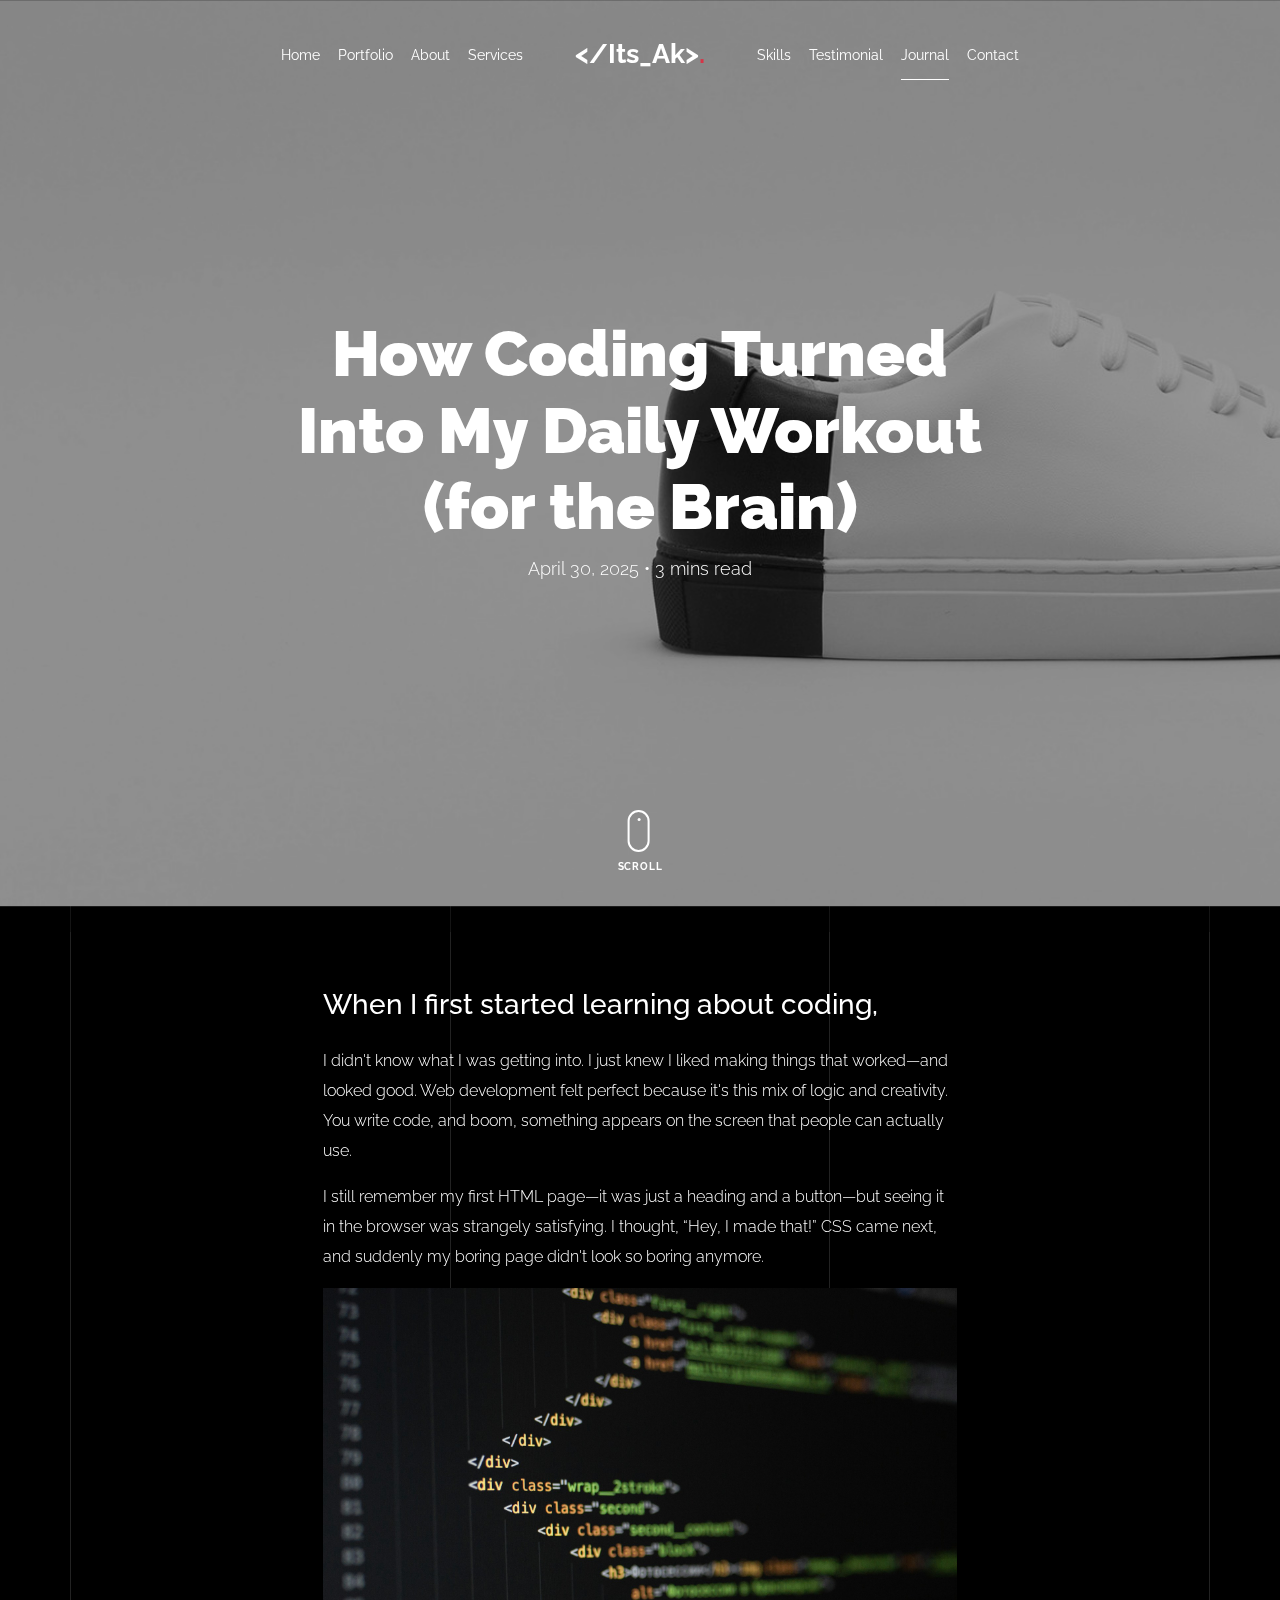
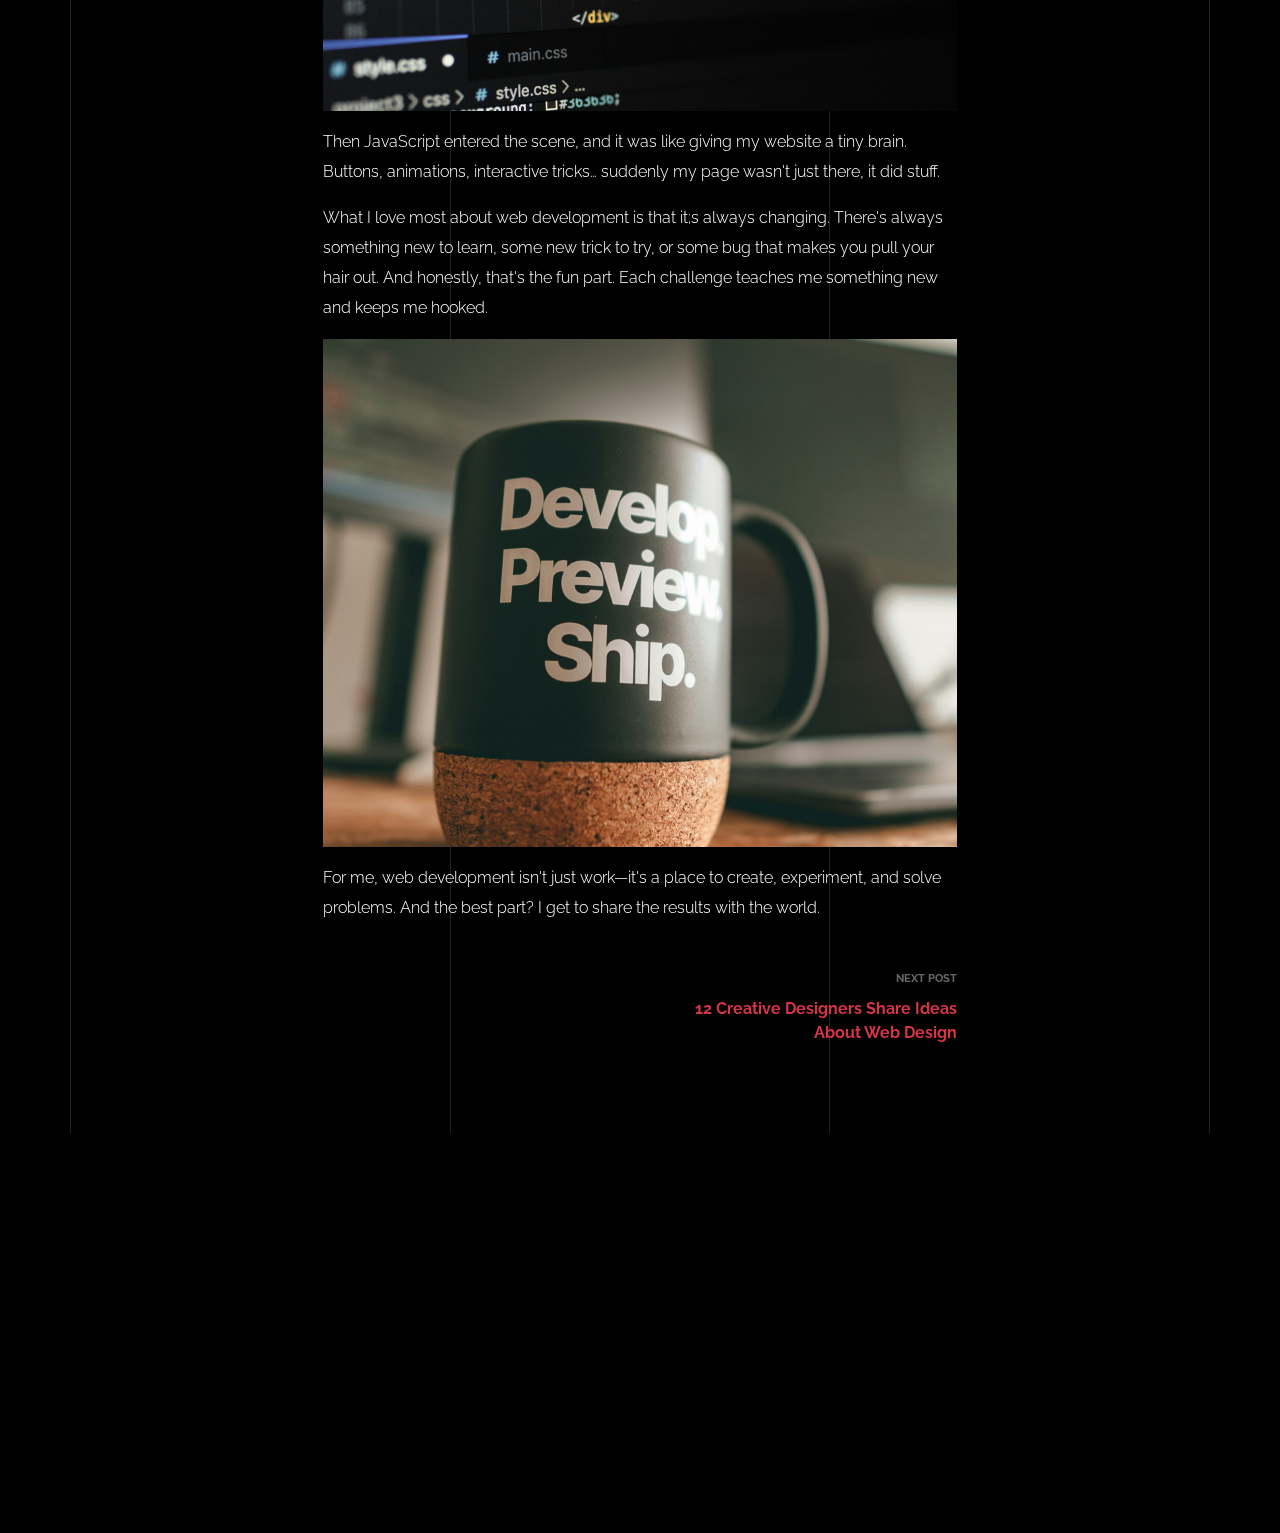
<file: blog-single_2.html>
<!DOCTYPE html>
<html lang="en">
  <head>
    <title>Alok Kumar &mdash; Full Stack Web Developer</title>
    <meta charset="utf-8" />
    <meta
      name="viewport"
      content="width=device-width, initial-scale=1, shrink-to-fit=no"
    />

    <meta name="description" content="" />
    <meta name="keywords" content="html, css, javascript, react" />
    <meta name="author" content="" />

    <link rel="stylesheet" href="css/vendor/icomoon/style.css" />
    <link rel="stylesheet" href="css/vendor/owl.carousel.min.css" />
    <link rel="stylesheet" href="css/vendor/aos.css" />
    <link rel="stylesheet" href="css/vendor/animate.min.css" />
    <link rel="stylesheet" href="css/vendor/bootstrap.min.css" />
    <link rel="stylesheet" href="css/vendor/jquery.fancybox.min.css" />

    <!-- Theme Style -->
    <link rel="stylesheet" href="css/style.css" />
  </head>
  <body data-spy="scroll" data-target=".site-nav-target" data-offset="200">
    <nav class="unslate_co--site-mobile-menu">
      <div class="close-wrap d-flex">
        <a href="#" class="d-flex ml-auto js-menu-toggle">
          <span class="close-label">Close</span>
          <div class="close-times">
            <span class="bar1"></span>
            <span class="bar2"></span>
          </div>
        </a>
      </div>
      <div class="site-mobile-inner"></div>
    </nav>

    <div class="unslate_co--site-wrap">
      <div class="unslate_co--site-inner">
        <div class="lines-wrap">
          <div class="lines-inner">
            <div class="lines"></div>
          </div>
        </div>
        <!-- END lines -->

        <nav class="unslate_co--site-nav site-nav-target">
          <div class="container">
            <div
              class="row align-items-center justify-content-between text-left"
            >
              <div class="col-md-5 text-right">
                <ul
                  class="site-nav-ul js-clone-nav text-left d-none d-lg-inline-block"
                >
                  <li class="has-children">
                    <a href="index.html#home-section" class="nav-link">Home</a>
                    <!-- <ul class="dropdown">
                      <li>
                        <a href="index.html">Hero Image BG</a>
                      </li>
                      <li>
                        <a href="index-video.html">Video BG</a>
                      </li>
                      <li>
                        <a href="index-hero-slider.html">Hero Slider</a>
                      </li>
                      <li>
                        <a href="index-sidebar-menu.html">Sidebar Menu</a>
                      </li>
                      <li>
                        <a href="index-right-menu.html">Right Menu</a>
                      </li>
                    </ul> -->
                  </li>
                  <li>
                    <a href="index.html#portfolio-section" class="nav-link"
                      >Portfolio</a
                    >
                  </li>
                  <li>
                    <a href="index.html#about-section" class="nav-link"
                      >About</a
                    >
                  </li>
                  <li>
                    <a href="index.html#services-section" class="nav-link"
                      >Services</a
                    >
                  </li>
                </ul>
              </div>
              <div class="site-logo pos-absolute">
                <a href="index.html" class="unslate_co--site-logo"
                  >&lt&#47Its_Ak&gt<span>.</span></a
                >
              </div>
              <div class="col-md-5 text-right text-lg-left">
                <ul
                  class="site-nav-ul js-clone-nav text-left d-none d-lg-inline-block"
                >
                  <li>
                    <a href="index.html#skills-section" class="nav-link"
                      >Skills</a
                    >
                  </li>
                  <li>
                    <a href="index.html#testimonial-section" class="nav-link"
                      >Testimonial</a
                    >
                  </li>
                  <li>
                    <a href="index.html#journal-section" class="nav-link active"
                      >Journal</a
                    >
                  </li>
                  <li>
                    <a href="index.html#contact-section" class="nav-link"
                      >Contact</a
                    >
                  </li>
                </ul>

                <ul
                  class="site-nav-ul-none-onepage text-right d-inline-block d-lg-none"
                >
                  <li><a href="#" class="js-menu-toggle">Menu</a></li>
                </ul>
              </div>
            </div>
          </div>
        </nav>
        <!-- END nav -->

        <div
          class="cover-v1 jarallax overlay"
          style="background-image: url('images/work_1_full.jpg')"
        >
          <div class="container">
            <div class="row align-items-center">
              <div class="col-md-8 mx-auto text-center">
                <h1 class="blog-heading" data-aos="fade-up" data-aos-delay="0">
                  How Coding Turned Into My Daily Workout (for the Brain)
                </h1>
                <div class="post-meta" data-aos="fade-up" data-aos-delay="100">
                  April 30, 2025 &bullet; 3 mins read
                </div>
              </div>
            </div>
          </div>

          <!-- dov -->
          <a href="#blog-single-section" class="mouse-wrap smoothscroll">
            <span class="mouse">
              <span class="scroll"></span>
            </span>
            <span class="mouse-label">Scroll</span>
          </a>
        </div>
        <!-- END .cover-v1 -->

        <div class="unslate_co--section" id="blog-single-section">
          <div class="container">
            <div class="row justify-content-center">
              <div class="col-md-7">
                <h3 class="mb-4">
                  When I first started learning about coding,
                </h3>
                <p>
                  I didn't know what I was getting into. I just knew I liked
                  making things that worked—and looked good. Web development
                  felt perfect because it's this mix of logic and creativity.
                  You write code, and boom, something appears on the screen that
                  people can actually use.
                </p>
                <p>
                  I still remember my first HTML page—it was just a heading and
                  a button—but seeing it in the browser was strangely
                  satisfying. I thought, “Hey, I made that!” CSS came next, and
                  suddenly my boring page didn't look so boring anymore.
                </p>
                <p>
                  <img
                    src="images/blog_1_a.jpg"
                    alt="Image"
                    class="img-fluid"
                  />
                </p>
                <p>
                  Then JavaScript entered the scene, and it was like giving my
                  website a tiny brain. Buttons, animations, interactive tricks…
                  suddenly my page wasn't just there, it did stuff.
                </p>
                <p>
                  What I love most about web development is that it;s always
                  changing. There's always something new to learn, some new
                  trick to try, or some bug that makes you pull your hair out.
                  And honestly, that's the fun part. Each challenge teaches me
                  something new and keeps me hooked.
                </p>
                <p>
                  <img
                    src="images/blog_1_b.jpg"
                    alt="Image"
                    class="img-fluid"
                  />
                </p>
                <p>
                  For me, web development isn't just work—it's a place to
                  create, experiment, and solve problems. And the best part? I
                  get to share the results with the world.
                </p>

                <!-- <div class="pt-5 categories_tags">
                  <p>
                    Categories: <a href="#">Design</a>,
                    <a href="#">Events</a> Tags: <a href="#">#html</a>,
                    <a href="#">#trends</a>
                  </p>
                </div> -->

                <div class="post-single-navigation d-flex align-items-stretch">
                  <!-- <a href="#" class="mr-auto w-50 pr-4">
                    <span class="d-block">Previous Post</span>
                    A Mounteering Guide For Beginners
                  </a> -->
                  <a href="#" class="ml-auto w-50 text-right pl-4">
                    <span class="d-block">Next Post</span>
                    12 Creative Designers Share Ideas About Web Design
                  </a>
                </div>

                <!--<div class="pt-5">
              <h3 class="mb-5">6 Comments</h3>
              <ul class="comment-list">
                <li class="comment">
                  <div class="vcard bio">
                    <img src="images/person_woman_2.jpg" alt="Image placeholder">
                  </div>
                  <div class="comment-body">
                    <h3>Irish Smith</h3>
                    <div class="meta">January 9, 2018 at 2:21pm</div>
                    <p>Lorem ipsum dolor sit amet, consectetur adipisicing elit. Pariatur quidem laborum necessitatibus, ipsam impedit vitae autem, eum officia, fugiat saepe enim sapiente iste iure! Quam voluptas earum impedit necessitatibus, nihil?</p>
                    <p><a href="#" class="reply">Reply</a></p>
                  </div>
                </li>

                <li class="comment">
                  <div class="vcard bio">
                    <img src="images/person_woman_1.jpg" alt="Image placeholder">
                  </div>
                  <div class="comment-body">
                    <h3>Christine Stewart</h3>
                    <div class="meta">January 9, 2018 at 2:21pm</div>
                    <p>Lorem ipsum dolor sit amet, consectetur adipisicing elit. Pariatur quidem laborum necessitatibus, ipsam impedit vitae autem, eum officia, fugiat saepe enim sapiente iste iure! Quam voluptas earum impedit necessitatibus, nihil?</p>
                    <p><a href="#" class="reply">Reply</a></p>
                  </div>

                  <ul class="children">
                    <li class="comment">
                      <div class="vcard bio">
                        <img src="images/person_man_3.jpg" alt="Image placeholder">
                      </div>
                      <div class="comment-body">
                        <h3>Chintan Patel</h3>
                        <div class="meta">January 9, 2018 at 2:21pm</div>
                        <p>Lorem ipsum dolor sit amet, consectetur adipisicing elit. Pariatur quidem laborum necessitatibus, ipsam impedit vitae autem, eum officia, fugiat saepe enim sapiente iste iure! Quam voluptas earum impedit necessitatibus, nihil?</p>
                        <p><a href="#" class="reply">Reply</a></p>
                      </div>


                      <ul class="children">
                        <li class="comment">
                          <div class="vcard bio">
                            <img src="images/person_man_2.jpg" alt="Image placeholder">
                          </div>
                          <div class="comment-body">
                            <h3>John Doe</h3>
                            <div class="meta">January 9, 2018 at 2:21pm</div>
                            <p>Lorem ipsum dolor sit amet, consectetur adipisicing elit. Pariatur quidem laborum necessitatibus, ipsam impedit vitae autem, eum officia, fugiat saepe enim sapiente iste iure! Quam voluptas earum impedit necessitatibus, nihil?</p>
                            <p><a href="#" class="reply">Reply</a></p>
                          </div>

                            <ul class="children">
                              <li class="comment">
                                <div class="vcard bio">
                                  <img src="images/person_man_1.jpg" alt="Image placeholder">
                                </div>
                                <div class="comment-body">
                                  <h3>Ben Afflick</h3>
                                  <div class="meta">January 9, 2018 at 2:21pm</div>
                                  <p>Lorem ipsum dolor sit amet, consectetur adipisicing elit. Pariatur quidem laborum necessitatibus, ipsam impedit vitae autem, eum officia, fugiat saepe enim sapiente iste iure! Quam voluptas earum impedit necessitatibus, nihil?</p>
                                  <p><a href="#" class="reply">Reply</a></p>
                                </div>
                              </li>
                            </ul>
                        </li>
                      </ul>
                    </li>
                  </ul>
                </li>

                <li class="comment">
                  <div class="vcard bio">
                    <img src="images/person_woman_3.jpg" alt="Image placeholder">
                  </div>
                  <div class="comment-body">
                    <h3>Jean Doe</h3>
                    <div class="meta">January 9, 2018 at 2:21pm</div>
                    <p>Lorem ipsum dolor sit amet, consectetur adipisicing elit. Pariatur quidem laborum necessitatibus, ipsam impedit vitae autem, eum officia, fugiat saepe enim sapiente iste iure! Quam voluptas earum impedit necessitatibus, nihil?</p>
                    <p><a href="#" class="reply">Reply</a></p>
                  </div>
                </li>
              </ul>

              END comment-list
              
              <div class="comment-form-wrap pt-5">
                <h3 class="mb-5">Leave a comment</h3>
                <form action="#" class="">
                  <div class="form-group">
                    <label for="name">Name *</label>
                    <input type="text" class="form-control" id="name">
                  </div>
                  <div class="form-group">
                    <label for="email">Email *</label>
                    <input type="email" class="form-control" id="email">
                  </div>
                  <div class="form-group">
                    <label for="website">Website</label>
                    <input type="url" class="form-control" id="website">
                  </div>

                  <div class="form-group">
                    <label for="message">Message</label>
                    <textarea name="message" id="message" cols="30" rows="5" class="form-control"></textarea>
                  </div>
                  <div class="form-group">
                    <input type="submit" value="Post Comment" class="btn btn-primary btn-md">
                  </div>

                </form>
              </div>
            </div> -->
              </div>
            </div>
          </div>
        </div>
      </div>

      <footer class="unslate_co--footer unslate_co--section">
        <div class="container">
          <div class="row justify-content-center">
            <div class="col-md-7">
              <div class="footer-site-logo">
                <a href="#">&lt&#47Its_Ak&gt<span>.</span></a>
              </div>

              <ul class="footer-site-social">
                <li><a href="#">GitHub</a></li>
                <li><a href="#">LinkedIn</a></li>
                <li><a href="#">Instagram</a></li>
                <li><a href="#">Twitter</a></li>
                <li><a href="#">Facebook</a></li>
              </ul>

              <p class="site-copyright">
                Copyright &copy;
                <script>
                  document.write(new Date().getFullYear());
                </script>
                All rights reserved | Made with
                <i class="icon-heart" aria-hidden="true"></i>
              </p>
            </div>
          </div>
        </div>
      </footer>
    </div>

    <!-- Loader -->
    <div id="unslate_co--overlayer"></div>
    <div class="site-loader-wrap">
      <div class="site-loader"></div>
    </div>

    <script src="js/scripts-dist.js"></script>
    <script src="js/main.js"></script>
  </body>
</html>
</file>
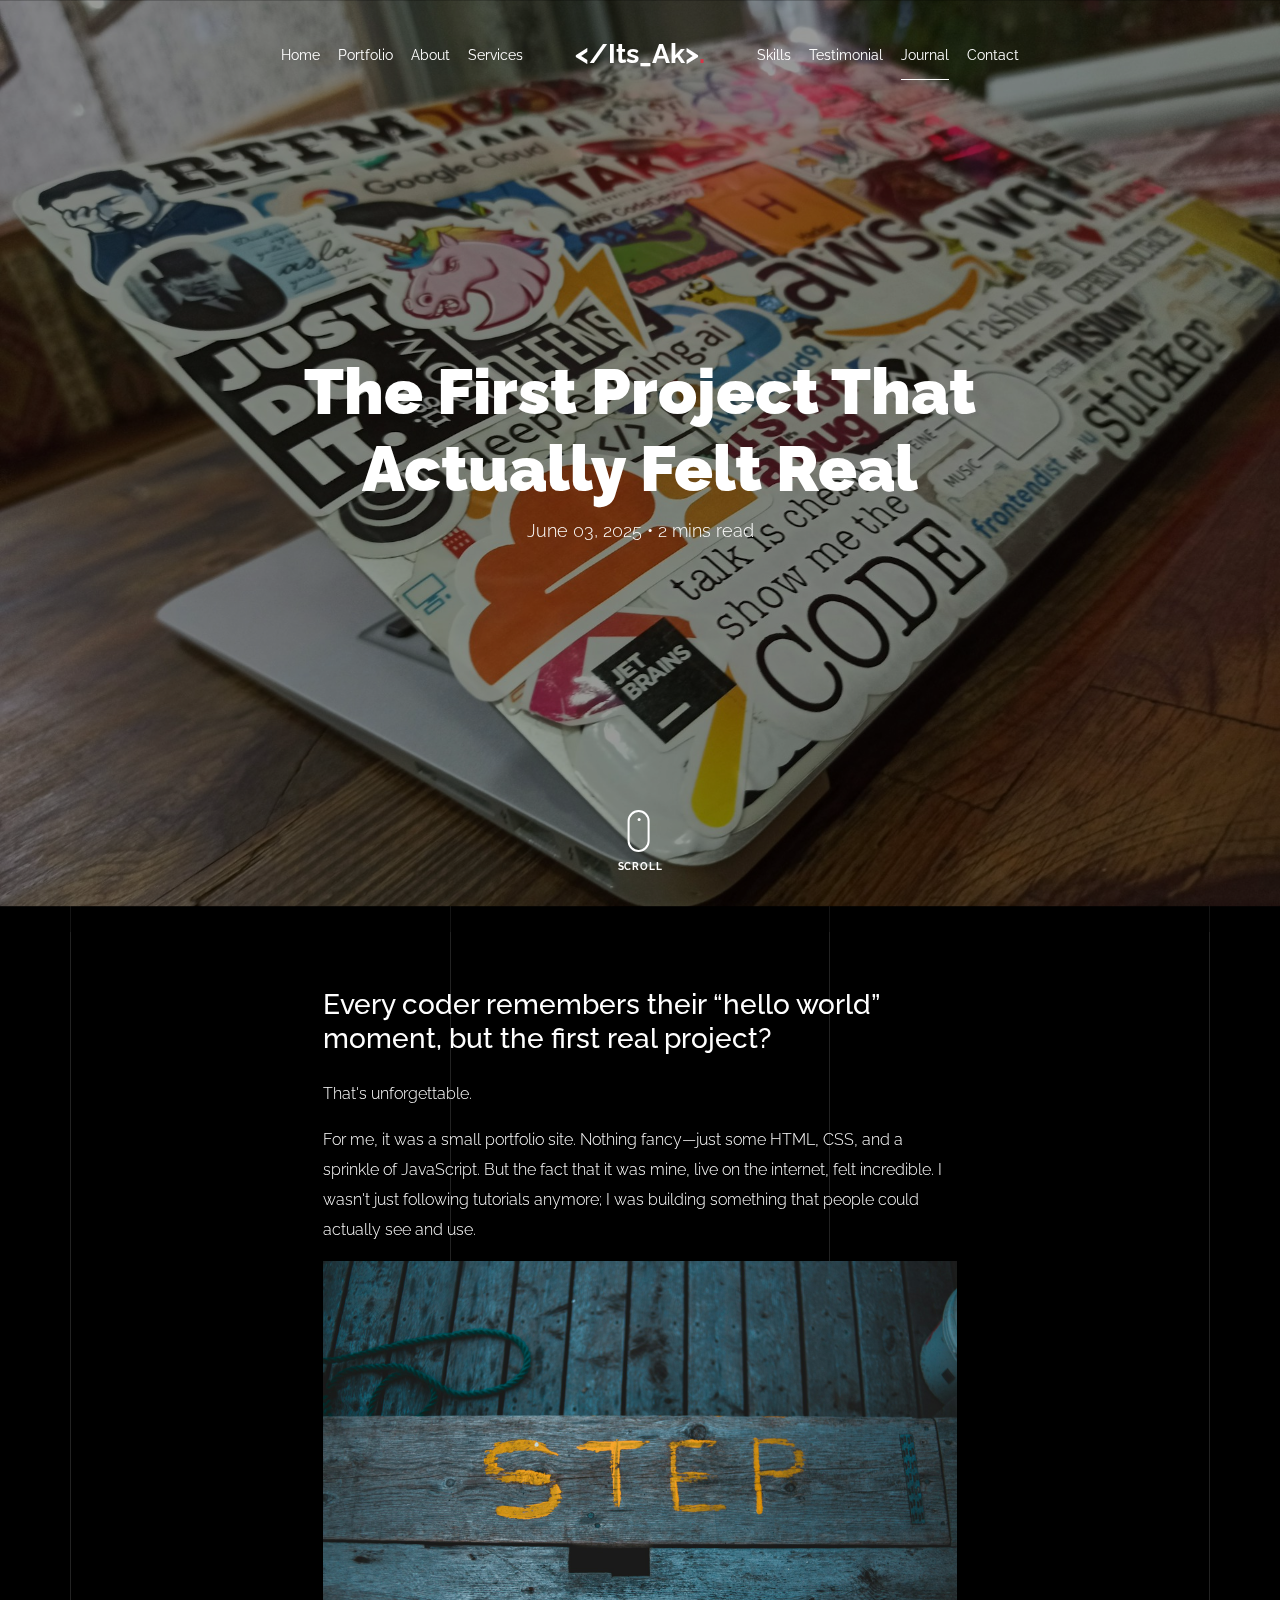
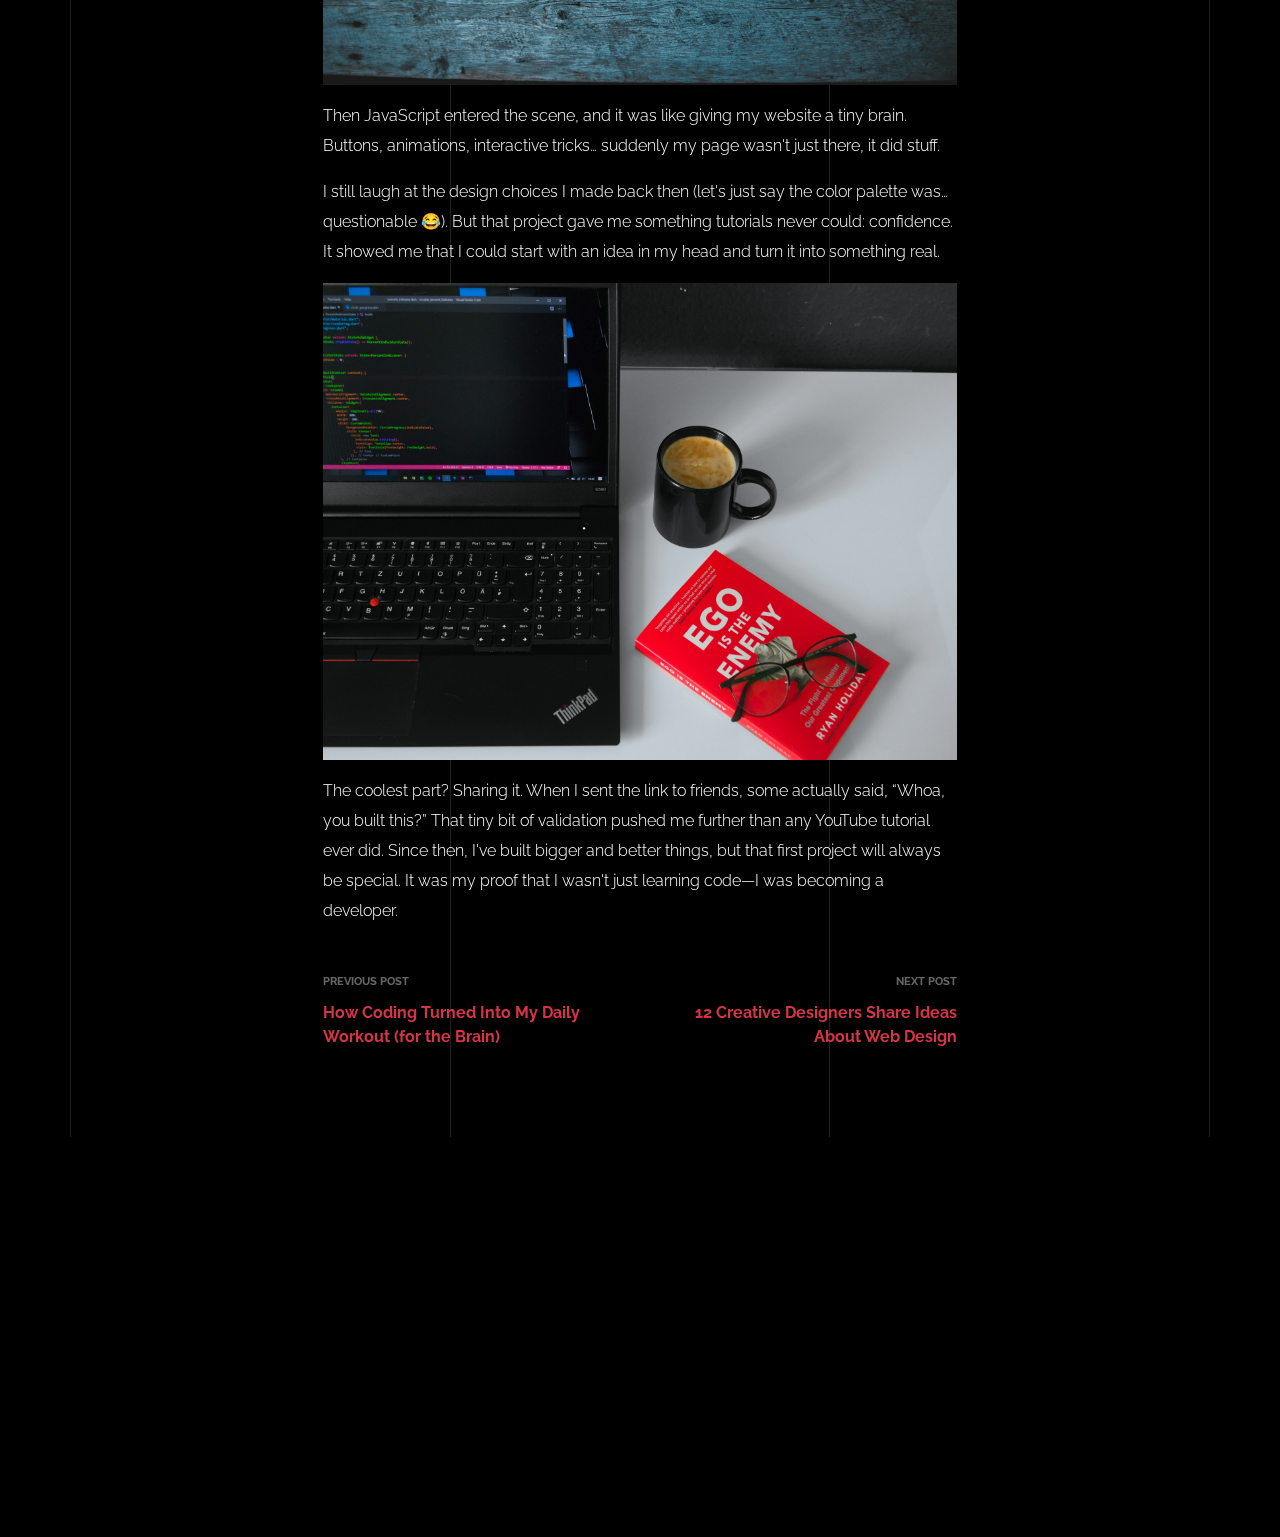
<file: blog-single_3.html>
<!DOCTYPE html>
<html lang="en">
  <head>
    <title>Alok Kumar &mdash; Full Stack Web Developer</title>
    <meta charset="utf-8" />
    <meta
      name="viewport"
      content="width=device-width, initial-scale=1, shrink-to-fit=no"
    />

    <meta name="description" content="" />
    <meta name="keywords" content="html, css, javascript, react" />
    <meta name="author" content="" />

    <link rel="stylesheet" href="css/vendor/icomoon/style.css" />
    <link rel="stylesheet" href="css/vendor/owl.carousel.min.css" />
    <link rel="stylesheet" href="css/vendor/aos.css" />
    <link rel="stylesheet" href="css/vendor/animate.min.css" />
    <link rel="stylesheet" href="css/vendor/bootstrap.min.css" />
    <link rel="stylesheet" href="css/vendor/jquery.fancybox.min.css" />

    <!-- Theme Style -->
    <link rel="stylesheet" href="css/style.css" />
  </head>
  <body data-spy="scroll" data-target=".site-nav-target" data-offset="200">
    <nav class="unslate_co--site-mobile-menu">
      <div class="close-wrap d-flex">
        <a href="#" class="d-flex ml-auto js-menu-toggle">
          <span class="close-label">Close</span>
          <div class="close-times">
            <span class="bar1"></span>
            <span class="bar2"></span>
          </div>
        </a>
      </div>
      <div class="site-mobile-inner"></div>
    </nav>

    <div class="unslate_co--site-wrap">
      <div class="unslate_co--site-inner">
        <div class="lines-wrap">
          <div class="lines-inner">
            <div class="lines"></div>
          </div>
        </div>
        <!-- END lines -->

        <nav class="unslate_co--site-nav site-nav-target">
          <div class="container">
            <div
              class="row align-items-center justify-content-between text-left"
            >
              <div class="col-md-5 text-right">
                <ul
                  class="site-nav-ul js-clone-nav text-left d-none d-lg-inline-block"
                >
                  <li class="has-children">
                    <a href="index.html#home-section" class="nav-link">Home</a>
                    <!-- <ul class="dropdown">
                      <li>
                        <a href="index.html">Hero Image BG</a>
                      </li>
                      <li>
                        <a href="index-video.html">Video BG</a>
                      </li>
                      <li>
                        <a href="index-hero-slider.html">Hero Slider</a>
                      </li>
                      <li>
                        <a href="index-sidebar-menu.html">Sidebar Menu</a>
                      </li>
                      <li>
                        <a href="index-right-menu.html">Right Menu</a>
                      </li>
                    </ul> -->
                  </li>
                  <li>
                    <a href="index.html#portfolio-section" class="nav-link"
                      >Portfolio</a
                    >
                  </li>
                  <li>
                    <a href="index.html#about-section" class="nav-link"
                      >About</a
                    >
                  </li>
                  <li>
                    <a href="index.html#services-section" class="nav-link"
                      >Services</a
                    >
                  </li>
                </ul>
              </div>
              <div class="site-logo pos-absolute">
                <a href="index.html" class="unslate_co--site-logo"
                  >&lt&#47Its_Ak&gt<span>.</span></a
                >
              </div>
              <div class="col-md-5 text-right text-lg-left">
                <ul
                  class="site-nav-ul js-clone-nav text-left d-none d-lg-inline-block"
                >
                  <li>
                    <a href="index.html#skills-section" class="nav-link"
                      >Skills</a
                    >
                  </li>
                  <li>
                    <a href="index.html#testimonial-section" class="nav-link"
                      >Testimonial</a
                    >
                  </li>
                  <li>
                    <a href="index.html#journal-section" class="nav-link active"
                      >Journal</a
                    >
                  </li>
                  <li>
                    <a href="index.html#contact-section" class="nav-link"
                      >Contact</a
                    >
                  </li>
                </ul>

                <ul
                  class="site-nav-ul-none-onepage text-right d-inline-block d-lg-none"
                >
                  <li><a href="#" class="js-menu-toggle">Menu</a></li>
                </ul>
              </div>
            </div>
          </div>
        </nav>
        <!-- END nav -->

        <div
          class="cover-v1 jarallax overlay"
          style="background-image: url('images/blog_3_md.jpg')"
        >
          <div class="container">
            <div class="row align-items-center">
              <div class="col-md-8 mx-auto text-center">
                <h1 class="blog-heading" data-aos="fade-up" data-aos-delay="0">
                  The First Project That Actually Felt Real
                </h1>
                <div class="post-meta" data-aos="fade-up" data-aos-delay="100">
                  June 03, 2025 &bullet; 2 mins read
                </div>
              </div>
            </div>
          </div>

          <!-- dov -->
          <a href="#blog-single-section" class="mouse-wrap smoothscroll">
            <span class="mouse">
              <span class="scroll"></span>
            </span>
            <span class="mouse-label">Scroll</span>
          </a>
        </div>
        <!-- END .cover-v1 -->

        <div class="unslate_co--section" id="blog-single-section">
          <div class="container">
            <div class="row justify-content-center">
              <div class="col-md-7">
                <h3 class="mb-4">
                  Every coder remembers their “hello world” moment, but the first real project?
                </h3>
                <p>
                  That's unforgettable.
                </p>
                <p>
                  For me, it was a small portfolio site. Nothing fancy—just some HTML, CSS, and a sprinkle of JavaScript. But the fact that it was mine, live on the internet, felt incredible. I wasn't just following tutorials anymore; I was building something that people could actually see and use.
                </p>
                <p>
                  <img
                    src="images/blog_3_a.jpg"
                    alt="Image"
                    class="img-fluid"
                  />
                </p>
                <p>
                  Then JavaScript entered the scene, and it was like giving my
                  website a tiny brain. Buttons, animations, interactive tricks…
                  suddenly my page wasn't just there, it did stuff.
                </p>
                <p>
                  I still laugh at the design choices I made back then (let's just say the color palette was… questionable 😂). But that project gave me something tutorials never could: confidence. It showed me that I could start with an idea in my head and turn it into something real.
                </p>
                <p>
                  <img
                    src="images/blog_3_b.jpg"
                    alt="Image"
                    class="img-fluid"
                  />
                </p>
                <p>
                  The coolest part? Sharing it. When I sent the link to friends, some actually said, “Whoa, you built this?” That tiny bit of validation pushed me further than any YouTube tutorial ever did.
                  Since then, I've built bigger and better things, but that first project will always be special. It was my proof that I wasn't just learning code—I was becoming a developer.
                </p>

                <!-- <div class="pt-5 categories_tags">
                  <p>
                    Categories: <a href="#">Design</a>,
                    <a href="#">Events</a> Tags: <a href="#">#html</a>,
                    <a href="#">#trends</a>
                  </p>
                </div> -->

                <div class="post-single-navigation d-flex align-items-stretch">
                  <a href="blog-single_2.html" class="mr-auto w-50 pr-4">
                    <span class="d-block">Previous Post</span>
                    How Coding Turned Into My Daily Workout (for the Brain)
                  </a>
                  <a href="#" class="ml-auto w-50 text-right pl-4">
                    <span class="d-block">Next Post</span>
                    12 Creative Designers Share Ideas About Web Design
                  </a>
                </div>

                <!--<div class="pt-5">
              <h3 class="mb-5">6 Comments</h3>
              <ul class="comment-list">
                <li class="comment">
                  <div class="vcard bio">
                    <img src="images/person_woman_2.jpg" alt="Image placeholder">
                  </div>
                  <div class="comment-body">
                    <h3>Irish Smith</h3>
                    <div class="meta">January 9, 2018 at 2:21pm</div>
                    <p>Lorem ipsum dolor sit amet, consectetur adipisicing elit. Pariatur quidem laborum necessitatibus, ipsam impedit vitae autem, eum officia, fugiat saepe enim sapiente iste iure! Quam voluptas earum impedit necessitatibus, nihil?</p>
                    <p><a href="#" class="reply">Reply</a></p>
                  </div>
                </li>

                <li class="comment">
                  <div class="vcard bio">
                    <img src="images/person_woman_1.jpg" alt="Image placeholder">
                  </div>
                  <div class="comment-body">
                    <h3>Christine Stewart</h3>
                    <div class="meta">January 9, 2018 at 2:21pm</div>
                    <p>Lorem ipsum dolor sit amet, consectetur adipisicing elit. Pariatur quidem laborum necessitatibus, ipsam impedit vitae autem, eum officia, fugiat saepe enim sapiente iste iure! Quam voluptas earum impedit necessitatibus, nihil?</p>
                    <p><a href="#" class="reply">Reply</a></p>
                  </div>

                  <ul class="children">
                    <li class="comment">
                      <div class="vcard bio">
                        <img src="images/person_man_3.jpg" alt="Image placeholder">
                      </div>
                      <div class="comment-body">
                        <h3>Chintan Patel</h3>
                        <div class="meta">January 9, 2018 at 2:21pm</div>
                        <p>Lorem ipsum dolor sit amet, consectetur adipisicing elit. Pariatur quidem laborum necessitatibus, ipsam impedit vitae autem, eum officia, fugiat saepe enim sapiente iste iure! Quam voluptas earum impedit necessitatibus, nihil?</p>
                        <p><a href="#" class="reply">Reply</a></p>
                      </div>


                      <ul class="children">
                        <li class="comment">
                          <div class="vcard bio">
                            <img src="images/person_man_2.jpg" alt="Image placeholder">
                          </div>
                          <div class="comment-body">
                            <h3>John Doe</h3>
                            <div class="meta">January 9, 2018 at 2:21pm</div>
                            <p>Lorem ipsum dolor sit amet, consectetur adipisicing elit. Pariatur quidem laborum necessitatibus, ipsam impedit vitae autem, eum officia, fugiat saepe enim sapiente iste iure! Quam voluptas earum impedit necessitatibus, nihil?</p>
                            <p><a href="#" class="reply">Reply</a></p>
                          </div>

                            <ul class="children">
                              <li class="comment">
                                <div class="vcard bio">
                                  <img src="images/person_man_1.jpg" alt="Image placeholder">
                                </div>
                                <div class="comment-body">
                                  <h3>Ben Afflick</h3>
                                  <div class="meta">January 9, 2018 at 2:21pm</div>
                                  <p>Lorem ipsum dolor sit amet, consectetur adipisicing elit. Pariatur quidem laborum necessitatibus, ipsam impedit vitae autem, eum officia, fugiat saepe enim sapiente iste iure! Quam voluptas earum impedit necessitatibus, nihil?</p>
                                  <p><a href="#" class="reply">Reply</a></p>
                                </div>
                              </li>
                            </ul>
                        </li>
                      </ul>
                    </li>
                  </ul>
                </li>

                <li class="comment">
                  <div class="vcard bio">
                    <img src="images/person_woman_3.jpg" alt="Image placeholder">
                  </div>
                  <div class="comment-body">
                    <h3>Jean Doe</h3>
                    <div class="meta">January 9, 2018 at 2:21pm</div>
                    <p>Lorem ipsum dolor sit amet, consectetur adipisicing elit. Pariatur quidem laborum necessitatibus, ipsam impedit vitae autem, eum officia, fugiat saepe enim sapiente iste iure! Quam voluptas earum impedit necessitatibus, nihil?</p>
                    <p><a href="#" class="reply">Reply</a></p>
                  </div>
                </li>
              </ul>

              END comment-list
              
              <div class="comment-form-wrap pt-5">
                <h3 class="mb-5">Leave a comment</h3>
                <form action="#" class="">
                  <div class="form-group">
                    <label for="name">Name *</label>
                    <input type="text" class="form-control" id="name">
                  </div>
                  <div class="form-group">
                    <label for="email">Email *</label>
                    <input type="email" class="form-control" id="email">
                  </div>
                  <div class="form-group">
                    <label for="website">Website</label>
                    <input type="url" class="form-control" id="website">
                  </div>

                  <div class="form-group">
                    <label for="message">Message</label>
                    <textarea name="message" id="message" cols="30" rows="5" class="form-control"></textarea>
                  </div>
                  <div class="form-group">
                    <input type="submit" value="Post Comment" class="btn btn-primary btn-md">
                  </div>

                </form>
              </div>
            </div> -->
              </div>
            </div>
          </div>
        </div>
      </div>

      <footer class="unslate_co--footer unslate_co--section">
        <div class="container">
          <div class="row justify-content-center">
            <div class="col-md-7">
              <div class="footer-site-logo">
                <a href="#">&lt&#47Its_Ak&gt<span>.</span></a>
              </div>

              <ul class="footer-site-social">
                <li><a href="#">GitHub</a></li>
                <li><a href="#">LinkedIn</a></li>
                <li><a href="#">Instagram</a></li>
                <li><a href="#">Twitter</a></li>
                <li><a href="#">Facebook</a></li>
              </ul>

              <p class="site-copyright">
                Copyright &copy;
                <script>
                  document.write(new Date().getFullYear());
                </script>
                All rights reserved | Made with
                <i class="icon-heart" aria-hidden="true"></i>
              </p>
            </div>
          </div>
        </div>
      </footer>
    </div>

    <!-- Loader -->
    <div id="unslate_co--overlayer"></div>
    <div class="site-loader-wrap">
      <div class="site-loader"></div>
    </div>

    <script src="js/scripts-dist.js"></script>
    <script src="js/main.js"></script>
  </body>
</html>
</file>
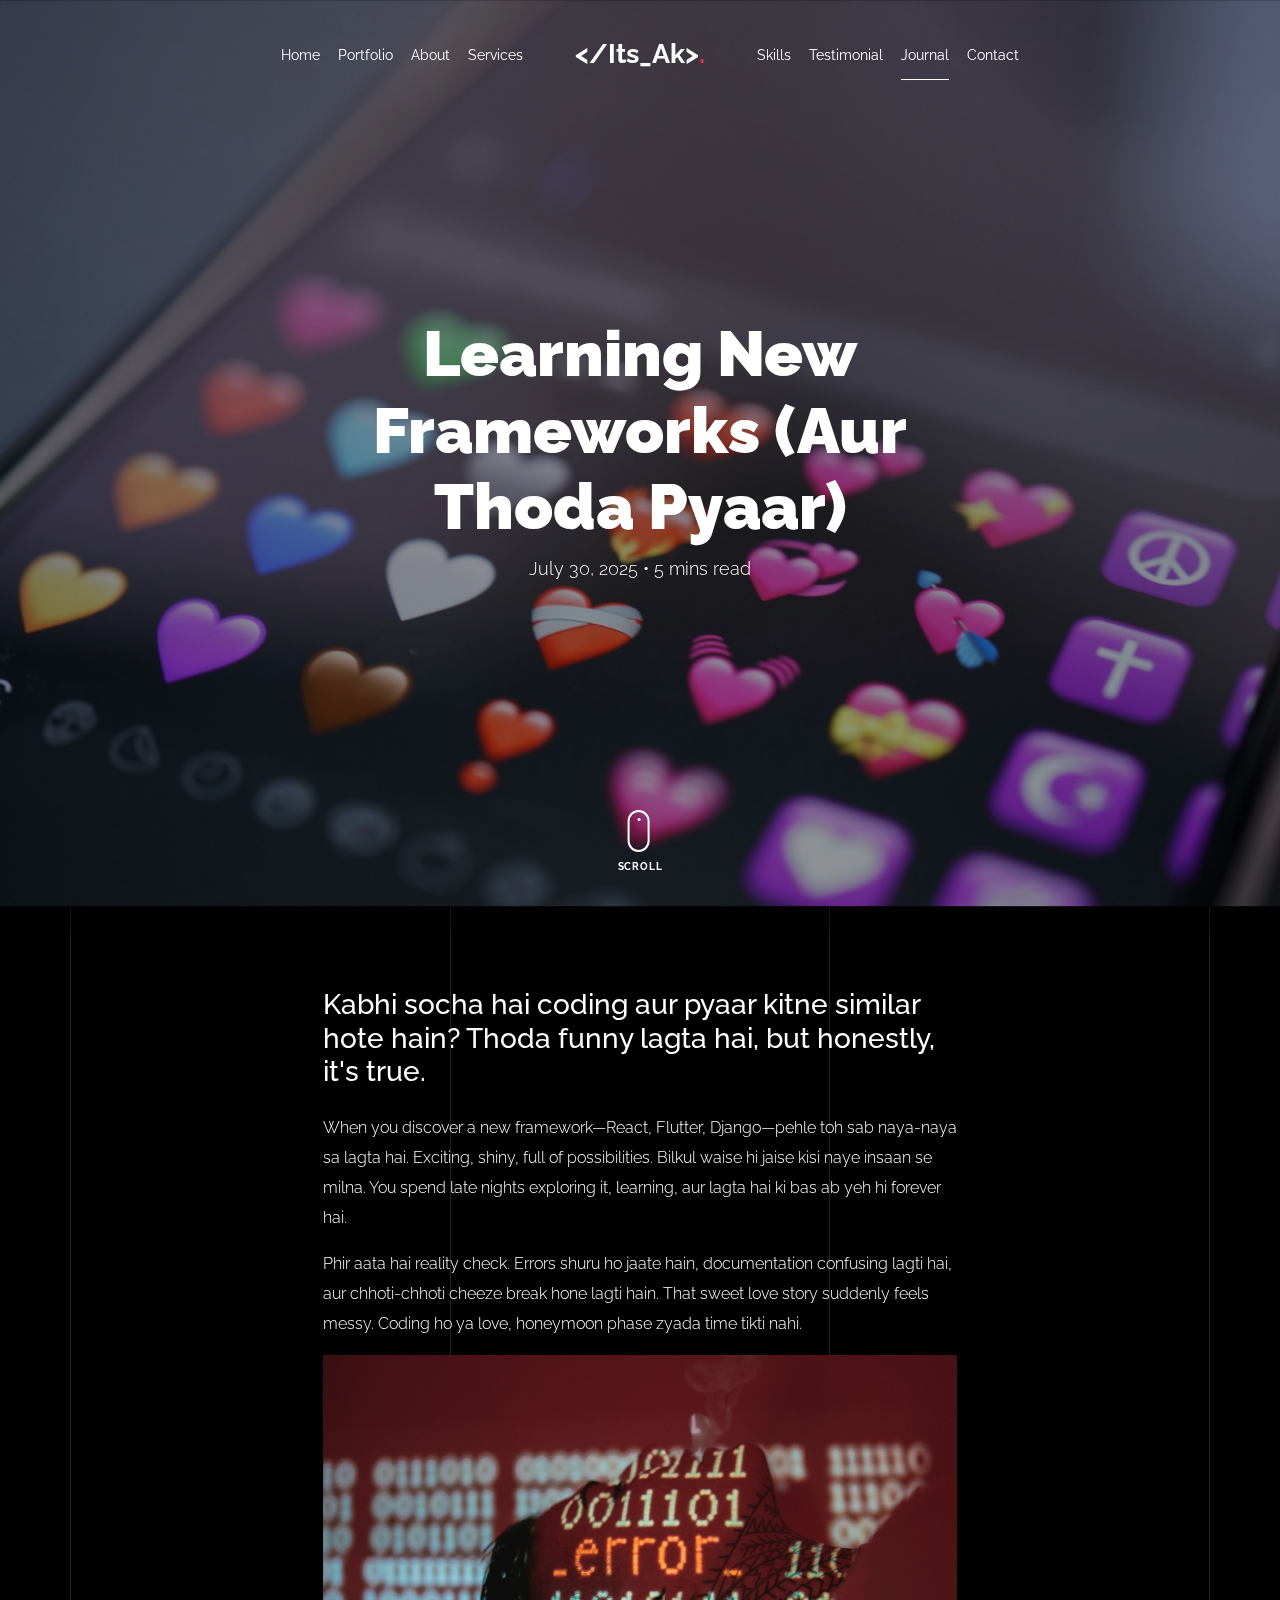
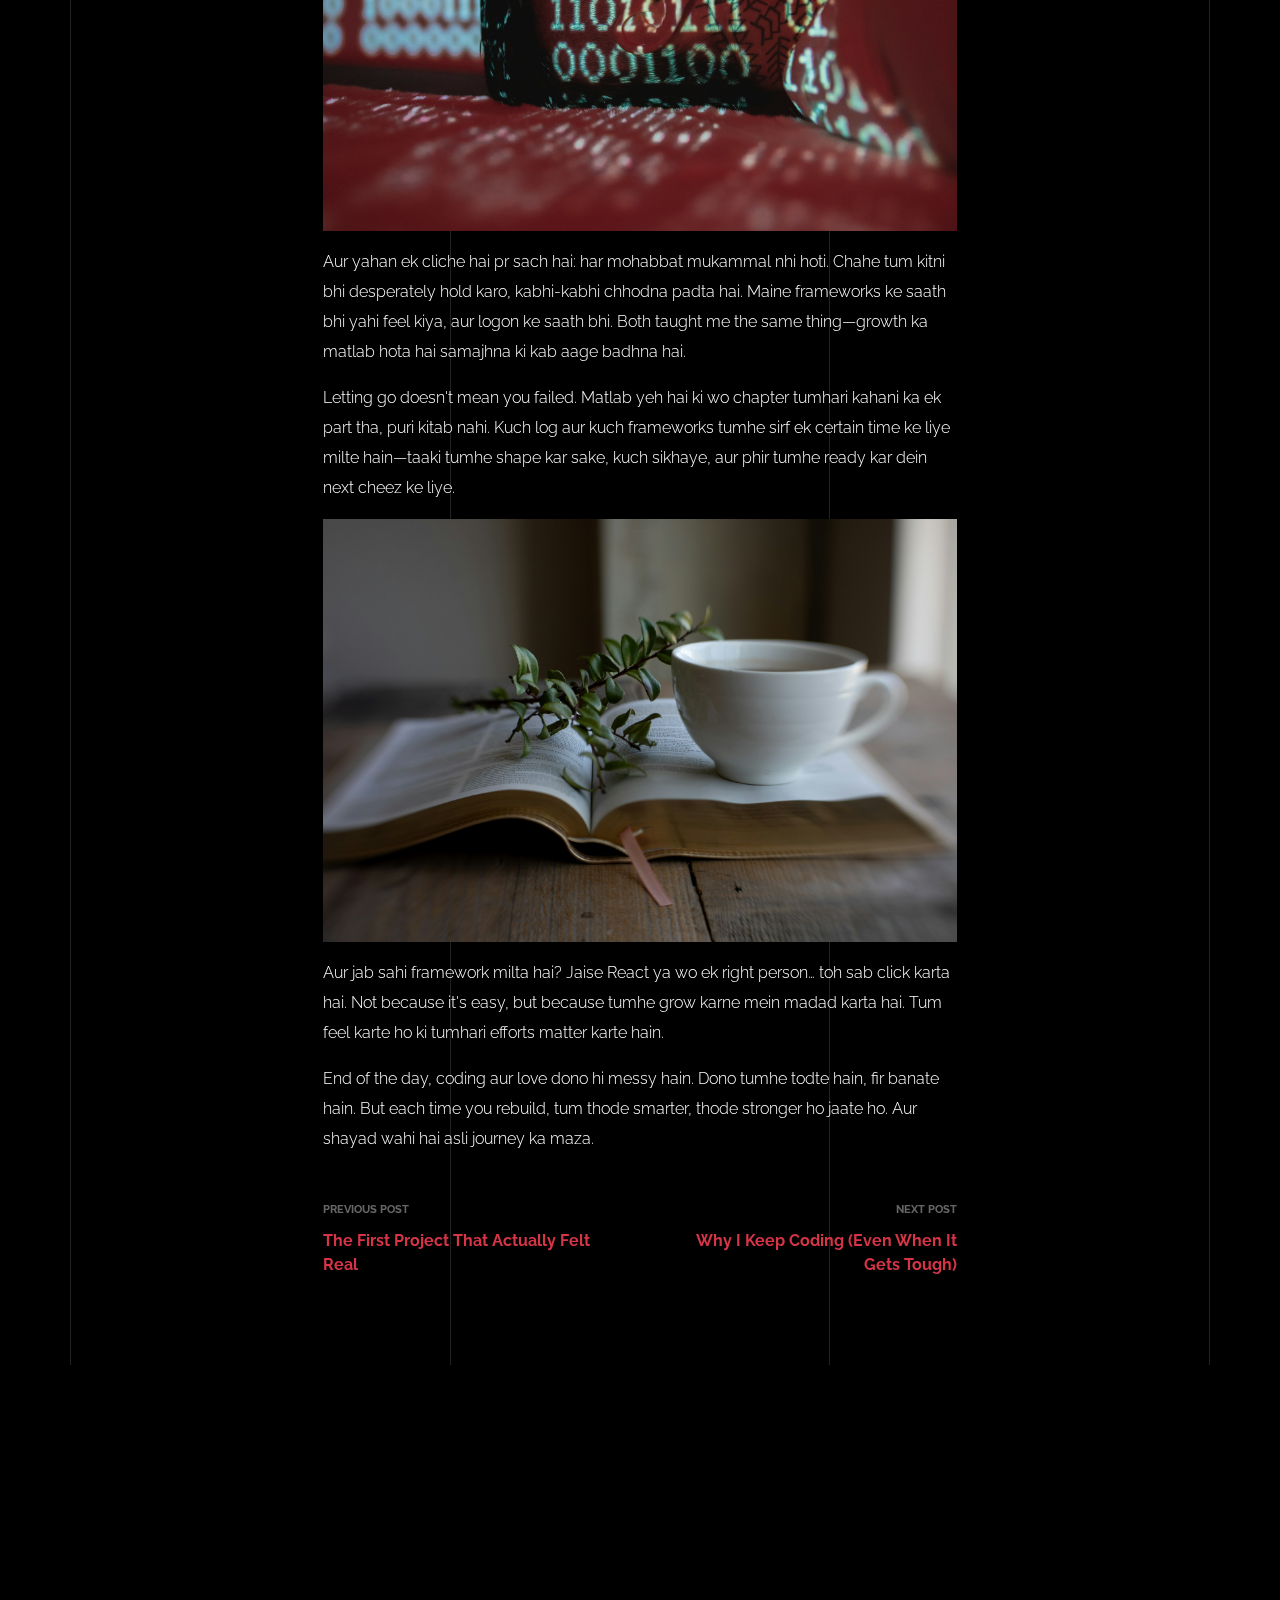
<file: blog-single_4.html>
<!DOCTYPE html>
<html lang="en">
  <head>
    <title>Alok Kumar &mdash; Full Stack Web Developer</title>
    <meta charset="utf-8" />
    <meta
      name="viewport"
      content="width=device-width, initial-scale=1, shrink-to-fit=no"
    />

    <meta name="description" content="" />
    <meta name="keywords" content="html, css, javascript, react" />
    <meta name="author" content="" />

    <link rel="stylesheet" href="css/vendor/icomoon/style.css" />
    <link rel="stylesheet" href="css/vendor/owl.carousel.min.css" />
    <link rel="stylesheet" href="css/vendor/aos.css" />
    <link rel="stylesheet" href="css/vendor/animate.min.css" />
    <link rel="stylesheet" href="css/vendor/bootstrap.min.css" />
    <link rel="stylesheet" href="css/vendor/jquery.fancybox.min.css" />

    <!-- Theme Style -->
    <link rel="stylesheet" href="css/style.css" />
  </head>
  <body data-spy="scroll" data-target=".site-nav-target" data-offset="200">
    <nav class="unslate_co--site-mobile-menu">
      <div class="close-wrap d-flex">
        <a href="#" class="d-flex ml-auto js-menu-toggle">
          <span class="close-label">Close</span>
          <div class="close-times">
            <span class="bar1"></span>
            <span class="bar2"></span>
          </div>
        </a>
      </div>
      <div class="site-mobile-inner"></div>
    </nav>

    <div class="unslate_co--site-wrap">
      <div class="unslate_co--site-inner">
        <div class="lines-wrap">
          <div class="lines-inner">
            <div class="lines"></div>
          </div>
        </div>
        <!-- END lines -->

        <nav class="unslate_co--site-nav site-nav-target">
          <div class="container">
            <div
              class="row align-items-center justify-content-between text-left"
            >
              <div class="col-md-5 text-right">
                <ul
                  class="site-nav-ul js-clone-nav text-left d-none d-lg-inline-block"
                >
                  <li class="has-children">
                    <a href="index.html#home-section" class="nav-link">Home</a>
                    <!-- <ul class="dropdown">
                      <li>
                        <a href="index.html">Hero Image BG</a>
                      </li>
                      <li>
                        <a href="index-video.html">Video BG</a>
                      </li>
                      <li>
                        <a href="index-hero-slider.html">Hero Slider</a>
                      </li>
                      <li>
                        <a href="index-sidebar-menu.html">Sidebar Menu</a>
                      </li>
                      <li>
                        <a href="index-right-menu.html">Right Menu</a>
                      </li>
                    </ul> -->
                  </li>
                  <li>
                    <a href="index.html#portfolio-section" class="nav-link"
                      >Portfolio</a
                    >
                  </li>
                  <li>
                    <a href="index.html#about-section" class="nav-link"
                      >About</a
                    >
                  </li>
                  <li>
                    <a href="index.html#services-section" class="nav-link"
                      >Services</a
                    >
                  </li>
                </ul>
              </div>
              <div class="site-logo pos-absolute">
                <a href="index.html" class="unslate_co--site-logo"
                  >&lt&#47Its_Ak&gt<span>.</span></a
                >
              </div>
              <div class="col-md-5 text-right text-lg-left">
                <ul
                  class="site-nav-ul js-clone-nav text-left d-none d-lg-inline-block"
                >
                  <li>
                    <a href="index.html#skills-section" class="nav-link"
                      >Skills</a
                    >
                  </li>
                  <li>
                    <a href="index.html#testimonial-section" class="nav-link"
                      >Testimonial</a
                    >
                  </li>
                  <li>
                    <a href="index.html#journal-section" class="nav-link active"
                      >Journal</a
                    >
                  </li>
                  <li>
                    <a href="index.html#contact-section" class="nav-link"
                      >Contact</a
                    >
                  </li>
                </ul>

                <ul
                  class="site-nav-ul-none-onepage text-right d-inline-block d-lg-none"
                >
                  <li><a href="#" class="js-menu-toggle">Menu</a></li>
                </ul>
              </div>
            </div>
          </div>
        </nav>
        <!-- END nav -->

        <div
          class="cover-v1 jarallax overlay"
          style="background-image: url('images/blog_4_md.jpg')"
        >
          <div class="container">
            <div class="row align-items-center">
              <div class="col-md-8 mx-auto text-center">
                <h1 class="blog-heading" data-aos="fade-up" data-aos-delay="0">
                  Learning New Frameworks (Aur Thoda Pyaar)
                </h1>
                <div class="post-meta" data-aos="fade-up" data-aos-delay="100">
                  July 30, 2025 &bullet; 5 mins read
                </div>
              </div>
            </div>
          </div>

          <!-- dov -->
          <a href="#blog-single-section" class="mouse-wrap smoothscroll">
            <span class="mouse">
              <span class="scroll"></span>
            </span>
            <span class="mouse-label">Scroll</span>
          </a>
        </div>
        <!-- END .cover-v1 -->

        <div class="unslate_co--section" id="blog-single-section">
          <div class="container">
            <div class="row justify-content-center">
              <div class="col-md-7">
                <h3 class="mb-4">
                  Kabhi socha hai coding aur pyaar kitne similar hote hain? Thoda funny lagta hai, but honestly, it's true.
                </h3>
                <p>
                  When you discover a new framework—React, Flutter, Django—pehle toh sab naya-naya sa lagta hai. Exciting, shiny, full of possibilities. Bilkul waise hi jaise kisi naye insaan se milna. You spend late nights exploring it, learning, aur lagta hai ki bas ab yeh hi forever hai.
                </p>
                <p>
                  Phir aata hai reality check. Errors shuru ho jaate hain, documentation confusing lagti hai, aur chhoti-chhoti cheeze break hone lagti hain. That sweet love story suddenly feels messy. Coding ho ya love, honeymoon phase zyada time tikti nahi.
                </p>
                <p>
                  <img
                    src="images/blog_4_a.jpg"
                    alt="Image"
                    class="img-fluid"
                  />
                </p>
                <p>
                  Aur yahan ek cliche hai pr sach hai: har mohabbat mukammal nhi hoti. Chahe tum kitni bhi desperately hold karo, kabhi-kabhi chhodna padta hai. Maine frameworks ke saath bhi yahi feel kiya, aur logon ke saath bhi. Both taught me the same thing—growth ka matlab hota hai samajhna ki kab aage badhna hai.
                </p>
                <p>
                  Letting go doesn't mean you failed. Matlab yeh hai ki wo chapter tumhari kahani ka ek part tha, puri kitab nahi. Kuch log aur kuch frameworks tumhe sirf ek certain time ke liye milte hain—taaki tumhe shape kar sake, kuch sikhaye, aur phir tumhe ready kar dein next cheez ke liye.
                </p>
                <p>
                  <img
                    src="images/blog_4_b.jpg"
                    alt="Image"
                    class="img-fluid"
                  />
                </p>
                <p>
                  Aur jab sahi framework milta hai? Jaise React ya wo ek right person… toh sab click karta hai. Not because it's easy, but because tumhe grow karne mein madad karta hai. Tum feel karte ho ki tumhari efforts matter karte hain.
                </p>
                <p>
                  End of the day, coding aur love dono hi messy hain. Dono tumhe todte hain, fir banate hain. But each time you rebuild, tum thode smarter, thode stronger ho jaate ho. Aur shayad wahi hai asli journey ka maza.
                </p>

                <!-- <div class="pt-5 categories_tags">
                  <p>
                    Categories: <a href="#">Design</a>,
                    <a href="#">Events</a> Tags: <a href="#">#html</a>,
                    <a href="#">#trends</a>
                  </p>
                </div> -->

                <div class="post-single-navigation d-flex align-items-stretch">
                  <a href="blog-single_3.html" class="mr-auto w-50 pr-4">
                    <span class="d-block">Previous Post</span>
                    The First Project That Actually Felt Real
                  </a>
                  <a href="blog-single_5.html" class="ml-auto w-50 text-right pl-4">
                    <span class="d-block">Next Post</span>
                    Why I Keep Coding (Even When It Gets Tough)
                  </a>
                </div>

                <!--<div class="pt-5">
              <h3 class="mb-5">6 Comments</h3>
              <ul class="comment-list">
                <li class="comment">
                  <div class="vcard bio">
                    <img src="images/person_woman_2.jpg" alt="Image placeholder">
                  </div>
                  <div class="comment-body">
                    <h3>Irish Smith</h3>
                    <div class="meta">January 9, 2018 at 2:21pm</div>
                    <p>Lorem ipsum dolor sit amet, consectetur adipisicing elit. Pariatur quidem laborum necessitatibus, ipsam impedit vitae autem, eum officia, fugiat saepe enim sapiente iste iure! Quam voluptas earum impedit necessitatibus, nihil?</p>
                    <p><a href="#" class="reply">Reply</a></p>
                  </div>
                </li>

                <li class="comment">
                  <div class="vcard bio">
                    <img src="images/person_woman_1.jpg" alt="Image placeholder">
                  </div>
                  <div class="comment-body">
                    <h3>Christine Stewart</h3>
                    <div class="meta">January 9, 2018 at 2:21pm</div>
                    <p>Lorem ipsum dolor sit amet, consectetur adipisicing elit. Pariatur quidem laborum necessitatibus, ipsam impedit vitae autem, eum officia, fugiat saepe enim sapiente iste iure! Quam voluptas earum impedit necessitatibus, nihil?</p>
                    <p><a href="#" class="reply">Reply</a></p>
                  </div>

                  <ul class="children">
                    <li class="comment">
                      <div class="vcard bio">
                        <img src="images/person_man_3.jpg" alt="Image placeholder">
                      </div>
                      <div class="comment-body">
                        <h3>Chintan Patel</h3>
                        <div class="meta">January 9, 2018 at 2:21pm</div>
                        <p>Lorem ipsum dolor sit amet, consectetur adipisicing elit. Pariatur quidem laborum necessitatibus, ipsam impedit vitae autem, eum officia, fugiat saepe enim sapiente iste iure! Quam voluptas earum impedit necessitatibus, nihil?</p>
                        <p><a href="#" class="reply">Reply</a></p>
                      </div>


                      <ul class="children">
                        <li class="comment">
                          <div class="vcard bio">
                            <img src="images/person_man_2.jpg" alt="Image placeholder">
                          </div>
                          <div class="comment-body">
                            <h3>John Doe</h3>
                            <div class="meta">January 9, 2018 at 2:21pm</div>
                            <p>Lorem ipsum dolor sit amet, consectetur adipisicing elit. Pariatur quidem laborum necessitatibus, ipsam impedit vitae autem, eum officia, fugiat saepe enim sapiente iste iure! Quam voluptas earum impedit necessitatibus, nihil?</p>
                            <p><a href="#" class="reply">Reply</a></p>
                          </div>

                            <ul class="children">
                              <li class="comment">
                                <div class="vcard bio">
                                  <img src="images/person_man_1.jpg" alt="Image placeholder">
                                </div>
                                <div class="comment-body">
                                  <h3>Ben Afflick</h3>
                                  <div class="meta">January 9, 2018 at 2:21pm</div>
                                  <p>Lorem ipsum dolor sit amet, consectetur adipisicing elit. Pariatur quidem laborum necessitatibus, ipsam impedit vitae autem, eum officia, fugiat saepe enim sapiente iste iure! Quam voluptas earum impedit necessitatibus, nihil?</p>
                                  <p><a href="#" class="reply">Reply</a></p>
                                </div>
                              </li>
                            </ul>
                        </li>
                      </ul>
                    </li>
                  </ul>
                </li>

                <li class="comment">
                  <div class="vcard bio">
                    <img src="images/person_woman_3.jpg" alt="Image placeholder">
                  </div>
                  <div class="comment-body">
                    <h3>Jean Doe</h3>
                    <div class="meta">January 9, 2018 at 2:21pm</div>
                    <p>Lorem ipsum dolor sit amet, consectetur adipisicing elit. Pariatur quidem laborum necessitatibus, ipsam impedit vitae autem, eum officia, fugiat saepe enim sapiente iste iure! Quam voluptas earum impedit necessitatibus, nihil?</p>
                    <p><a href="#" class="reply">Reply</a></p>
                  </div>
                </li>
              </ul>

              END comment-list
              
              <div class="comment-form-wrap pt-5">
                <h3 class="mb-5">Leave a comment</h3>
                <form action="#" class="">
                  <div class="form-group">
                    <label for="name">Name *</label>
                    <input type="text" class="form-control" id="name">
                  </div>
                  <div class="form-group">
                    <label for="email">Email *</label>
                    <input type="email" class="form-control" id="email">
                  </div>
                  <div class="form-group">
                    <label for="website">Website</label>
                    <input type="url" class="form-control" id="website">
                  </div>

                  <div class="form-group">
                    <label for="message">Message</label>
                    <textarea name="message" id="message" cols="30" rows="5" class="form-control"></textarea>
                  </div>
                  <div class="form-group">
                    <input type="submit" value="Post Comment" class="btn btn-primary btn-md">
                  </div>

                </form>
              </div>
            </div> -->
              </div>
            </div>
          </div>
        </div>
      </div>

      <footer class="unslate_co--footer unslate_co--section">
        <div class="container">
          <div class="row justify-content-center">
            <div class="col-md-7">
              <div class="footer-site-logo">
                <a href="#">&lt&#47Its_Ak&gt<span>.</span></a>
              </div>

              <ul class="footer-site-social">
                <li><a href="#">GitHub</a></li>
                <li><a href="#">LinkedIn</a></li>
                <li><a href="#">Instagram</a></li>
                <li><a href="#">Twitter</a></li>
                <li><a href="#">Facebook</a></li>
              </ul>

              <p class="site-copyright">
                Copyright &copy;
                <script>
                  document.write(new Date().getFullYear());
                </script>
                All rights reserved | Made with
                <i class="icon-heart" aria-hidden="true"></i>
              </p>
            </div>
          </div>
        </div>
      </footer>
    </div>

    <!-- Loader -->
    <div id="unslate_co--overlayer"></div>
    <div class="site-loader-wrap">
      <div class="site-loader"></div>
    </div>

    <script src="js/scripts-dist.js"></script>
    <script src="js/main.js"></script>
  </body>
</html>
</file>
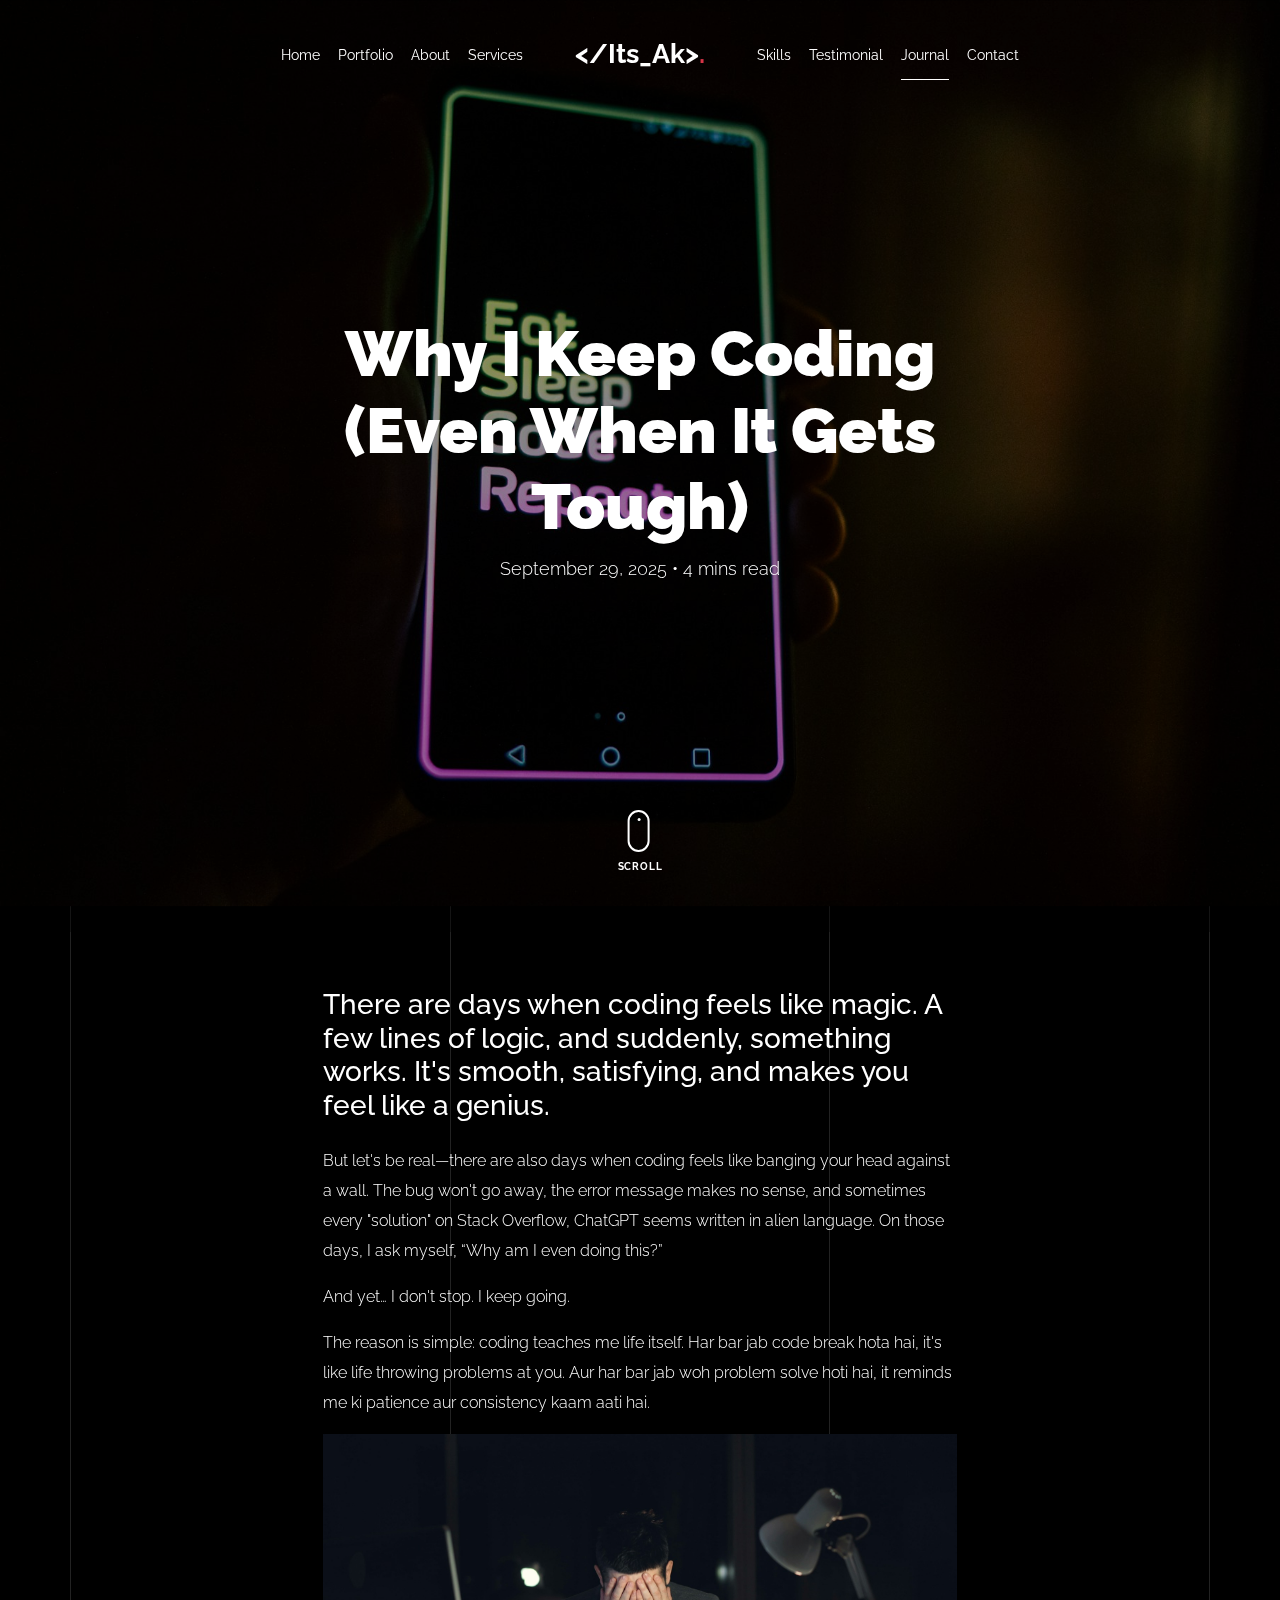
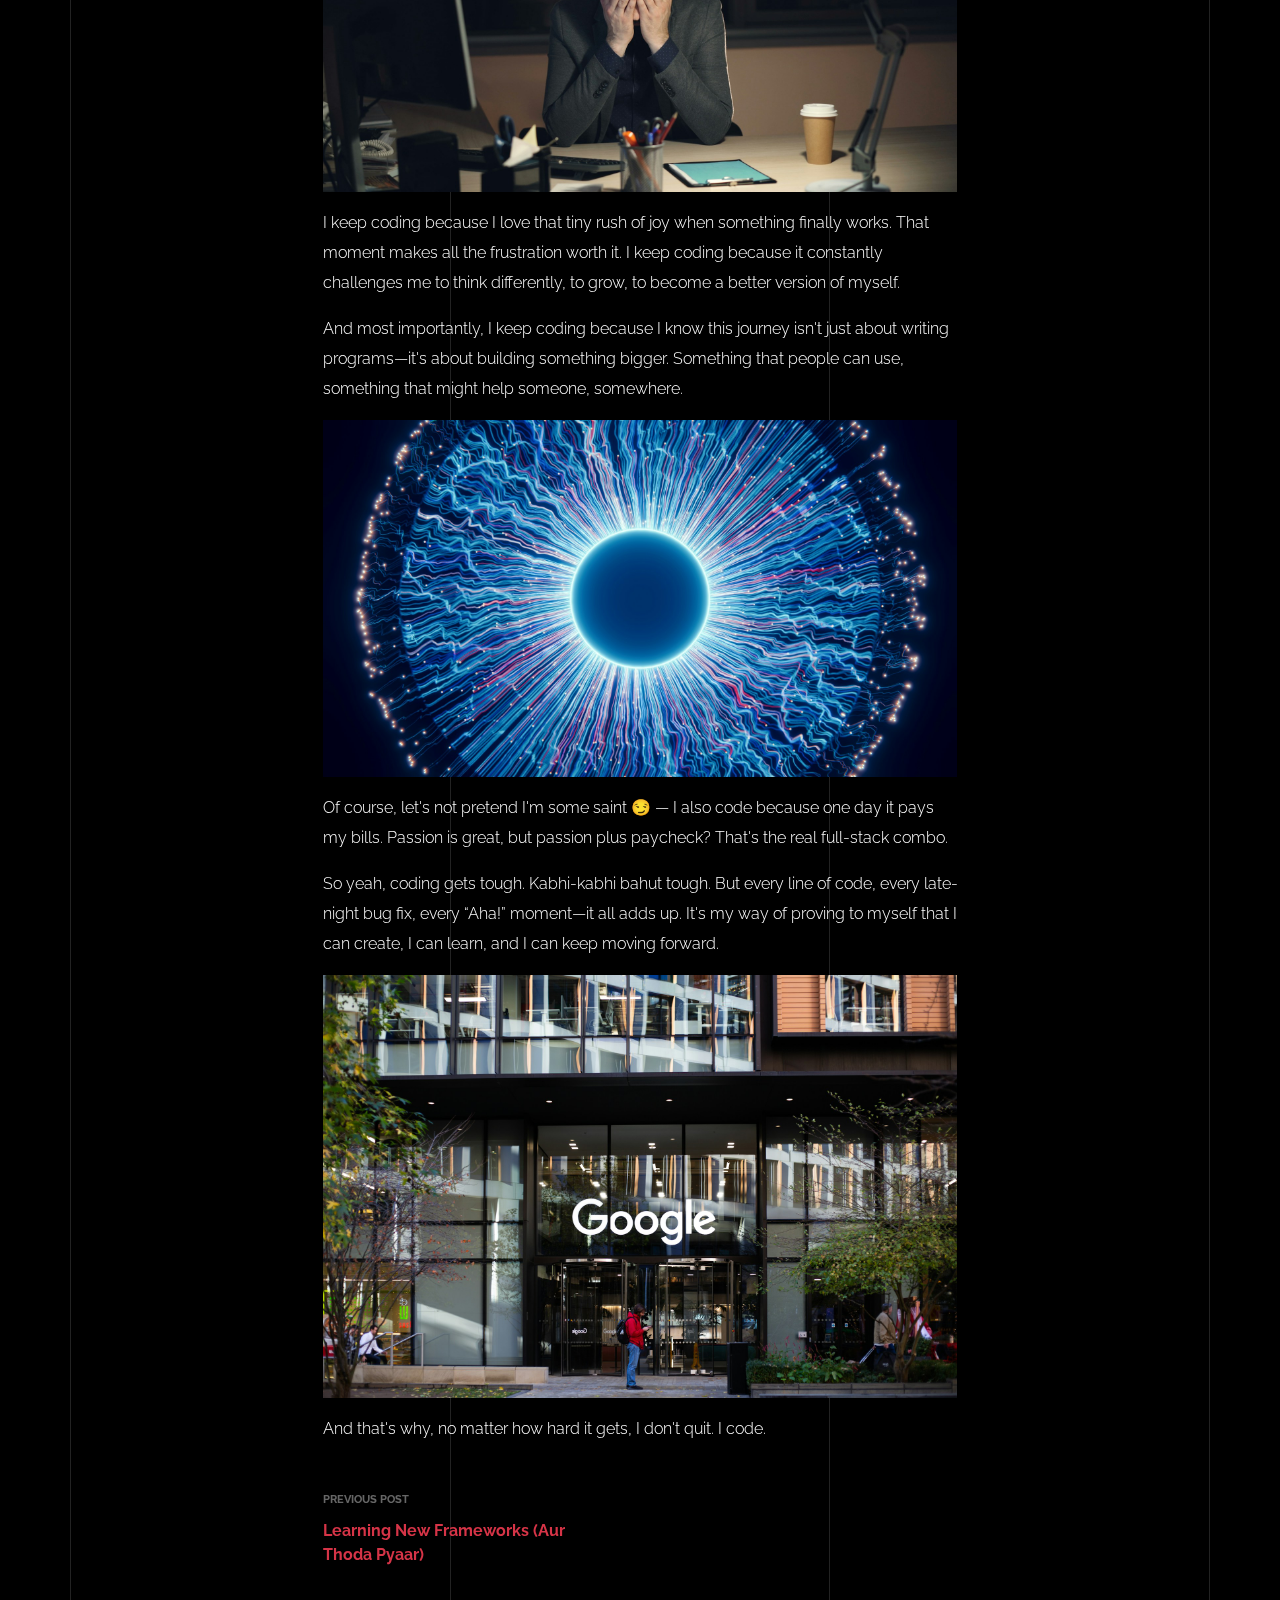
<file: blog-single_5.html>
<!DOCTYPE html>
<html lang="en">
  <head>
    <title>Alok Kumar &mdash; Full Stack Web Developer</title>
    <meta charset="utf-8" />
    <meta
      name="viewport"
      content="width=device-width, initial-scale=1, shrink-to-fit=no"
    />

    <meta name="description" content="" />
    <meta name="keywords" content="html, css, javascript, react" />
    <meta name="author" content="" />

    <link rel="stylesheet" href="css/vendor/icomoon/style.css" />
    <link rel="stylesheet" href="css/vendor/owl.carousel.min.css" />
    <link rel="stylesheet" href="css/vendor/aos.css" />
    <link rel="stylesheet" href="css/vendor/animate.min.css" />
    <link rel="stylesheet" href="css/vendor/bootstrap.min.css" />
    <link rel="stylesheet" href="css/vendor/jquery.fancybox.min.css" />

    <!-- Theme Style -->
    <link rel="stylesheet" href="css/style.css" />
  </head>
  <body data-spy="scroll" data-target=".site-nav-target" data-offset="200">
    <nav class="unslate_co--site-mobile-menu">
      <div class="close-wrap d-flex">
        <a href="#" class="d-flex ml-auto js-menu-toggle">
          <span class="close-label">Close</span>
          <div class="close-times">
            <span class="bar1"></span>
            <span class="bar2"></span>
          </div>
        </a>
      </div>
      <div class="site-mobile-inner"></div>
    </nav>

    <div class="unslate_co--site-wrap">
      <div class="unslate_co--site-inner">
        <div class="lines-wrap">
          <div class="lines-inner">
            <div class="lines"></div>
          </div>
        </div>
        <!-- END lines -->

        <nav class="unslate_co--site-nav site-nav-target">
          <div class="container">
            <div
              class="row align-items-center justify-content-between text-left"
            >
              <div class="col-md-5 text-right">
                <ul
                  class="site-nav-ul js-clone-nav text-left d-none d-lg-inline-block"
                >
                  <li class="has-children">
                    <a href="index.html#home-section" class="nav-link">Home</a>
                    <!-- <ul class="dropdown">
                      <li>
                        <a href="index.html">Hero Image BG</a>
                      </li>
                      <li>
                        <a href="index-video.html">Video BG</a>
                      </li>
                      <li>
                        <a href="index-hero-slider.html">Hero Slider</a>
                      </li>
                      <li>
                        <a href="index-sidebar-menu.html">Sidebar Menu</a>
                      </li>
                      <li>
                        <a href="index-right-menu.html">Right Menu</a>
                      </li>
                    </ul> -->
                  </li>
                  <li>
                    <a href="index.html#portfolio-section" class="nav-link"
                      >Portfolio</a
                    >
                  </li>
                  <li>
                    <a href="index.html#about-section" class="nav-link"
                      >About</a
                    >
                  </li>
                  <li>
                    <a href="index.html#services-section" class="nav-link"
                      >Services</a
                    >
                  </li>
                </ul>
              </div>
              <div class="site-logo pos-absolute">
                <a href="index.html" class="unslate_co--site-logo"
                  >&lt&#47Its_Ak&gt<span>.</span></a
                >
              </div>
              <div class="col-md-5 text-right text-lg-left">
                <ul
                  class="site-nav-ul js-clone-nav text-left d-none d-lg-inline-block"
                >
                  <li>
                    <a href="index.html#skills-section" class="nav-link"
                      >Skills</a
                    >
                  </li>
                  <li>
                    <a href="index.html#testimonial-section" class="nav-link"
                      >Testimonial</a
                    >
                  </li>
                  <li>
                    <a href="index.html#journal-section" class="nav-link active"
                      >Journal</a
                    >
                  </li>
                  <li>
                    <a href="index.html#contact-section" class="nav-link"
                      >Contact</a
                    >
                  </li>
                </ul>

                <ul
                  class="site-nav-ul-none-onepage text-right d-inline-block d-lg-none"
                >
                  <li><a href="#" class="js-menu-toggle">Menu</a></li>
                </ul>
              </div>
            </div>
          </div>
        </nav>
        <!-- END nav -->

        <div
          class="cover-v1 jarallax overlay"
          style="background-image: url('images/blog_5_md.jpg')"
        >
          <div class="container">
            <div class="row align-items-center">
              <div class="col-md-8 mx-auto text-center">
                <h1 class="blog-heading" data-aos="fade-up" data-aos-delay="0">
                  Why I Keep Coding (Even When It Gets Tough)
                </h1>
                <div class="post-meta" data-aos="fade-up" data-aos-delay="100">
                  September 29, 2025 &bullet; 4 mins read
                </div>
              </div>
            </div>
          </div>

          <!-- dov -->
          <a href="#blog-single-section" class="mouse-wrap smoothscroll">
            <span class="mouse">
              <span class="scroll"></span>
            </span>
            <span class="mouse-label">Scroll</span>
          </a>
        </div>
        <!-- END .cover-v1 -->

        <div class="unslate_co--section" id="blog-single-section">
          <div class="container">
            <div class="row justify-content-center">
              <div class="col-md-7">
                <h3 class="mb-4">
                  There are days when coding feels like magic. A few lines of logic, and suddenly, something works. It's smooth, satisfying, and makes you feel like a genius.
                </h3>
                <p>
                  But let's be real—there are also days when coding feels like banging your head against a wall. The bug won't go away, the error message makes no sense, and sometimes every "solution" on Stack Overflow, ChatGPT seems written in alien language. On those days, I ask myself, “Why am I even doing this?”
                </p>
                <p>
                  And yet… I don't stop. I keep going.
                </p>
                <p>
                  The reason is simple: coding teaches me life itself. Har bar jab code break hota hai, it's like life throwing problems at you. Aur har bar jab woh problem solve hoti hai, it reminds me ki patience aur consistency kaam aati hai.
                </p>
                <p>
                  <img
                    src="images/blog_5_b.jpg"
                    alt="Image"
                    class="img-fluid"
                  />
                </p>
                <p>
                  I keep coding because I love that tiny rush of joy when something finally works. That moment makes all the frustration worth it. I keep coding because it constantly challenges me to think differently, to grow, to become a better version of myself.
                </p>
                <p>
                  And most importantly, I keep coding because I know this journey isn't just about writing programs—it's about building something bigger. Something that people can use, something that might help someone, somewhere.
                </p>
                <p>
                  <img
                    src="images/blog_5_a.jpg"
                    alt="Image"
                    class="img-fluid"
                  />
                </p>
                <p>
                  Of course, let's not pretend I'm some saint 😏 — I also code because one day it pays my bills. Passion is great, but passion plus paycheck? That's the real full-stack combo.
                </p>
                <p>
                  So yeah, coding gets tough. Kabhi-kabhi bahut tough. But every line of code, every late-night bug fix, every “Aha!” moment—it all adds up. It's my way of proving to myself that I can create, I can learn, and I can keep moving forward.
                </p>
                <p>
                  <img
                    src="images/blog_5_c.jpg"
                    alt="Image"
                    class="img-fluid"
                  />
                </p>
                <p>
                  And that's why, no matter how hard it gets, I don't quit. I code.
                </p>

                <!-- <div class="pt-5 categories_tags">
                  <p>
                    Categories: <a href="#">Design</a>,
                    <a href="#">Events</a> Tags: <a href="#">#html</a>,
                    <a href="#">#trends</a>
                  </p>
                </div> -->

                <div class="post-single-navigation d-flex align-items-stretch">
                  <a href="blog-single_4.html" class="mr-auto w-50 pr-4">
                    <span class="d-block">Previous Post</span>
                    Learning New Frameworks (Aur Thoda Pyaar)
                  </a>
                  <!-- <a href="#" class="ml-auto w-50 text-right pl-4">
                    <span class="d-block">Next Post</span>
                    12 Creative Designers Share Ideas About Web Design
                  </a> -->
                </div>

                <!--<div class="pt-5">
              <h3 class="mb-5">6 Comments</h3>
              <ul class="comment-list">
                <li class="comment">
                  <div class="vcard bio">
                    <img src="images/person_woman_2.jpg" alt="Image placeholder">
                  </div>
                  <div class="comment-body">
                    <h3>Irish Smith</h3>
                    <div class="meta">January 9, 2018 at 2:21pm</div>
                    <p>Lorem ipsum dolor sit amet, consectetur adipisicing elit. Pariatur quidem laborum necessitatibus, ipsam impedit vitae autem, eum officia, fugiat saepe enim sapiente iste iure! Quam voluptas earum impedit necessitatibus, nihil?</p>
                    <p><a href="#" class="reply">Reply</a></p>
                  </div>
                </li>

                <li class="comment">
                  <div class="vcard bio">
                    <img src="images/person_woman_1.jpg" alt="Image placeholder">
                  </div>
                  <div class="comment-body">
                    <h3>Christine Stewart</h3>
                    <div class="meta">January 9, 2018 at 2:21pm</div>
                    <p>Lorem ipsum dolor sit amet, consectetur adipisicing elit. Pariatur quidem laborum necessitatibus, ipsam impedit vitae autem, eum officia, fugiat saepe enim sapiente iste iure! Quam voluptas earum impedit necessitatibus, nihil?</p>
                    <p><a href="#" class="reply">Reply</a></p>
                  </div>

                  <ul class="children">
                    <li class="comment">
                      <div class="vcard bio">
                        <img src="images/person_man_3.jpg" alt="Image placeholder">
                      </div>
                      <div class="comment-body">
                        <h3>Chintan Patel</h3>
                        <div class="meta">January 9, 2018 at 2:21pm</div>
                        <p>Lorem ipsum dolor sit amet, consectetur adipisicing elit. Pariatur quidem laborum necessitatibus, ipsam impedit vitae autem, eum officia, fugiat saepe enim sapiente iste iure! Quam voluptas earum impedit necessitatibus, nihil?</p>
                        <p><a href="#" class="reply">Reply</a></p>
                      </div>


                      <ul class="children">
                        <li class="comment">
                          <div class="vcard bio">
                            <img src="images/person_man_2.jpg" alt="Image placeholder">
                          </div>
                          <div class="comment-body">
                            <h3>John Doe</h3>
                            <div class="meta">January 9, 2018 at 2:21pm</div>
                            <p>Lorem ipsum dolor sit amet, consectetur adipisicing elit. Pariatur quidem laborum necessitatibus, ipsam impedit vitae autem, eum officia, fugiat saepe enim sapiente iste iure! Quam voluptas earum impedit necessitatibus, nihil?</p>
                            <p><a href="#" class="reply">Reply</a></p>
                          </div>

                            <ul class="children">
                              <li class="comment">
                                <div class="vcard bio">
                                  <img src="images/person_man_1.jpg" alt="Image placeholder">
                                </div>
                                <div class="comment-body">
                                  <h3>Ben Afflick</h3>
                                  <div class="meta">January 9, 2018 at 2:21pm</div>
                                  <p>Lorem ipsum dolor sit amet, consectetur adipisicing elit. Pariatur quidem laborum necessitatibus, ipsam impedit vitae autem, eum officia, fugiat saepe enim sapiente iste iure! Quam voluptas earum impedit necessitatibus, nihil?</p>
                                  <p><a href="#" class="reply">Reply</a></p>
                                </div>
                              </li>
                            </ul>
                        </li>
                      </ul>
                    </li>
                  </ul>
                </li>

                <li class="comment">
                  <div class="vcard bio">
                    <img src="images/person_woman_3.jpg" alt="Image placeholder">
                  </div>
                  <div class="comment-body">
                    <h3>Jean Doe</h3>
                    <div class="meta">January 9, 2018 at 2:21pm</div>
                    <p>Lorem ipsum dolor sit amet, consectetur adipisicing elit. Pariatur quidem laborum necessitatibus, ipsam impedit vitae autem, eum officia, fugiat saepe enim sapiente iste iure! Quam voluptas earum impedit necessitatibus, nihil?</p>
                    <p><a href="#" class="reply">Reply</a></p>
                  </div>
                </li>
              </ul>

              END comment-list
              
              <div class="comment-form-wrap pt-5">
                <h3 class="mb-5">Leave a comment</h3>
                <form action="#" class="">
                  <div class="form-group">
                    <label for="name">Name *</label>
                    <input type="text" class="form-control" id="name">
                  </div>
                  <div class="form-group">
                    <label for="email">Email *</label>
                    <input type="email" class="form-control" id="email">
                  </div>
                  <div class="form-group">
                    <label for="website">Website</label>
                    <input type="url" class="form-control" id="website">
                  </div>

                  <div class="form-group">
                    <label for="message">Message</label>
                    <textarea name="message" id="message" cols="30" rows="5" class="form-control"></textarea>
                  </div>
                  <div class="form-group">
                    <input type="submit" value="Post Comment" class="btn btn-primary btn-md">
                  </div>

                </form>
              </div>
            </div> -->
              </div>
            </div>
          </div>
        </div>
      </div>

      <footer class="unslate_co--footer unslate_co--section">
        <div class="container">
          <div class="row justify-content-center">
            <div class="col-md-7">
              <div class="footer-site-logo">
                <a href="#">&lt&#47Its_Ak&gt<span>.</span></a>
              </div>

              <ul class="footer-site-social">
                <li><a href="https://github.com/alokkumar777" target="_blank">GitHub</a></li>
                <li><a href="https://www.linkedin.com/in/alok-kumar-8b47a4270/" target="_blank">LinkedIn</a></li>
                <li><a href="https://www.instagram.com/alok_kumar_1810/" target="_blank">Instagram</a></li>
                <li><a href="https://x.com/Alokumar1810" target="_blank">Twitter</a></li>
                <li><a href="https://www.facebook.com/profile.php?id=100070319165440&mibextid=ZbWKwL" target="_blank">Facebook</a></li>
              </ul>

              <p class="site-copyright">
                Copyright &copy;
                <script>
                  document.write(new Date().getFullYear());
                </script>
                All rights reserved | Made with
                <i class="icon-heart" aria-hidden="true"></i>
              </p>
            </div>
          </div>
        </div>
      </footer>
    </div>

    <!-- Loader -->
    <div id="unslate_co--overlayer"></div>
    <div class="site-loader-wrap">
      <div class="site-loader"></div>
    </div>

    <script src="js/scripts-dist.js"></script>
    <script src="js/main.js"></script>
  </body>
</html>
</file>
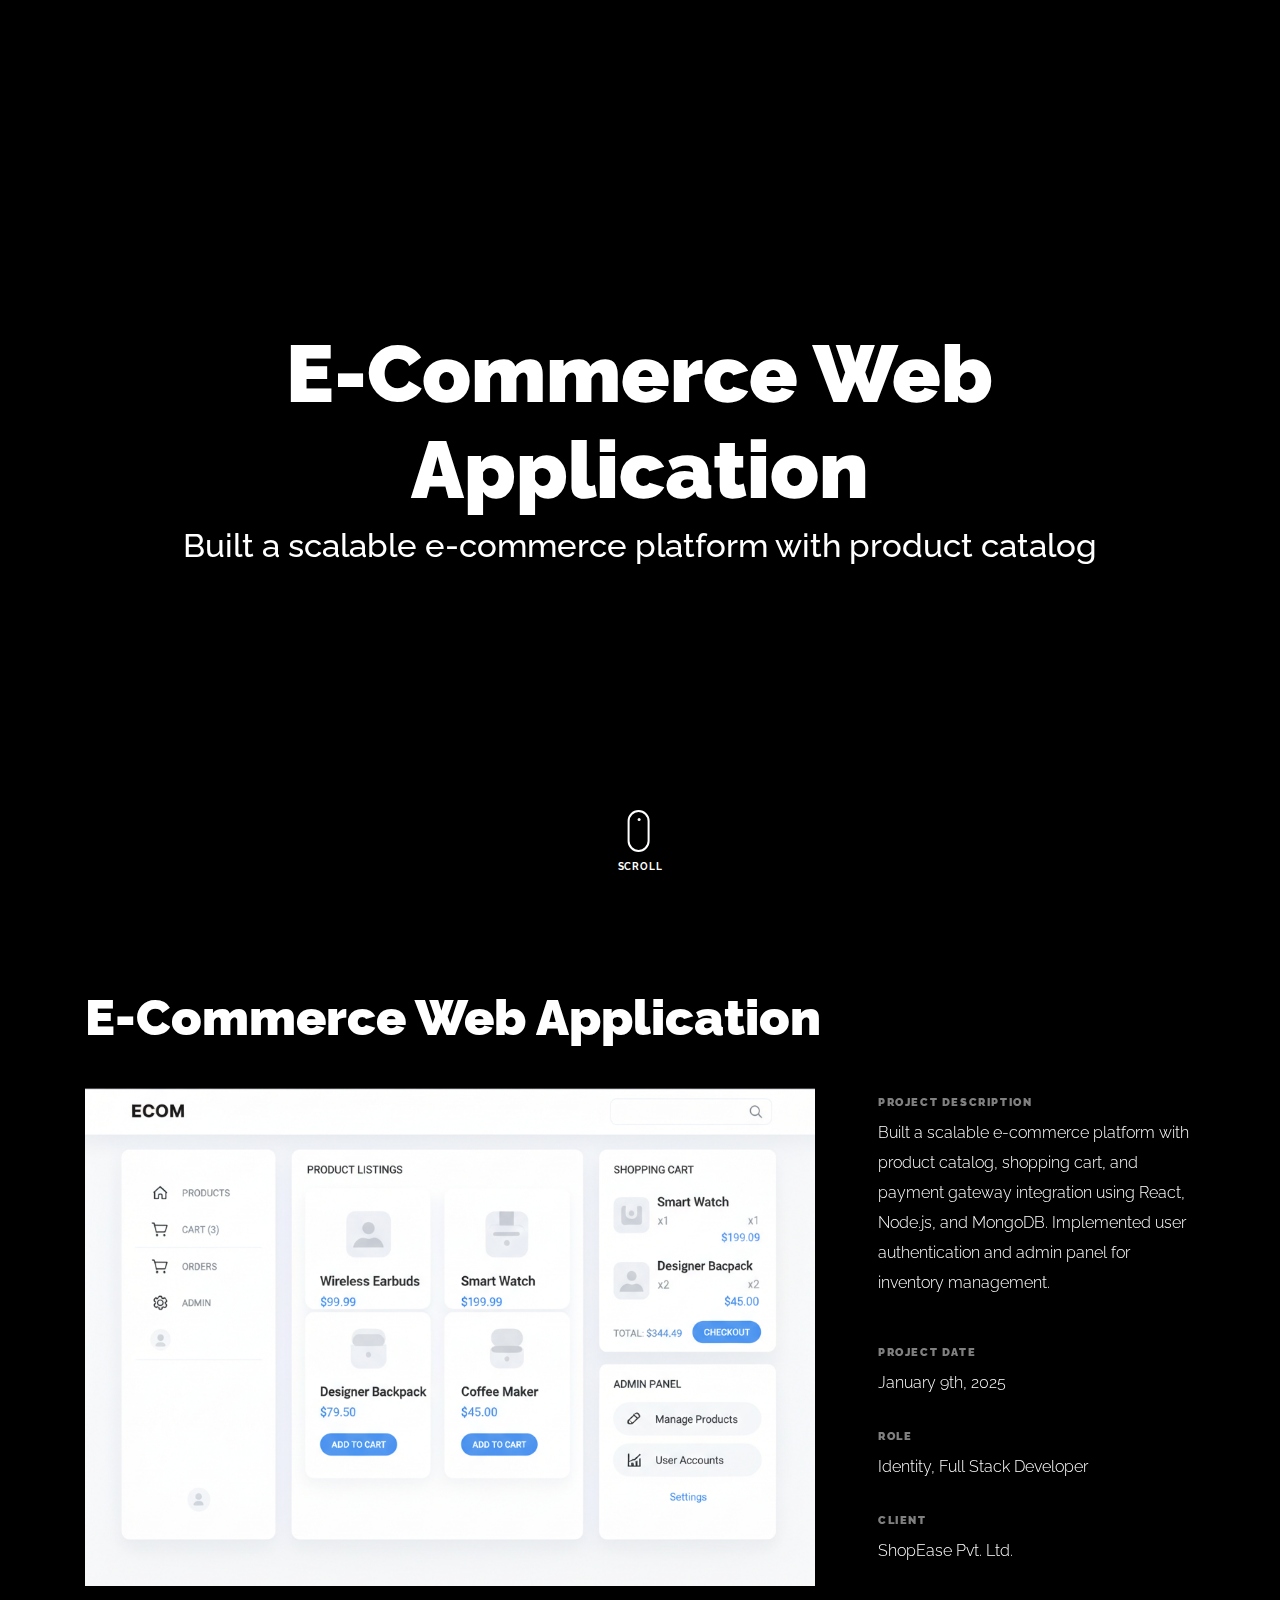
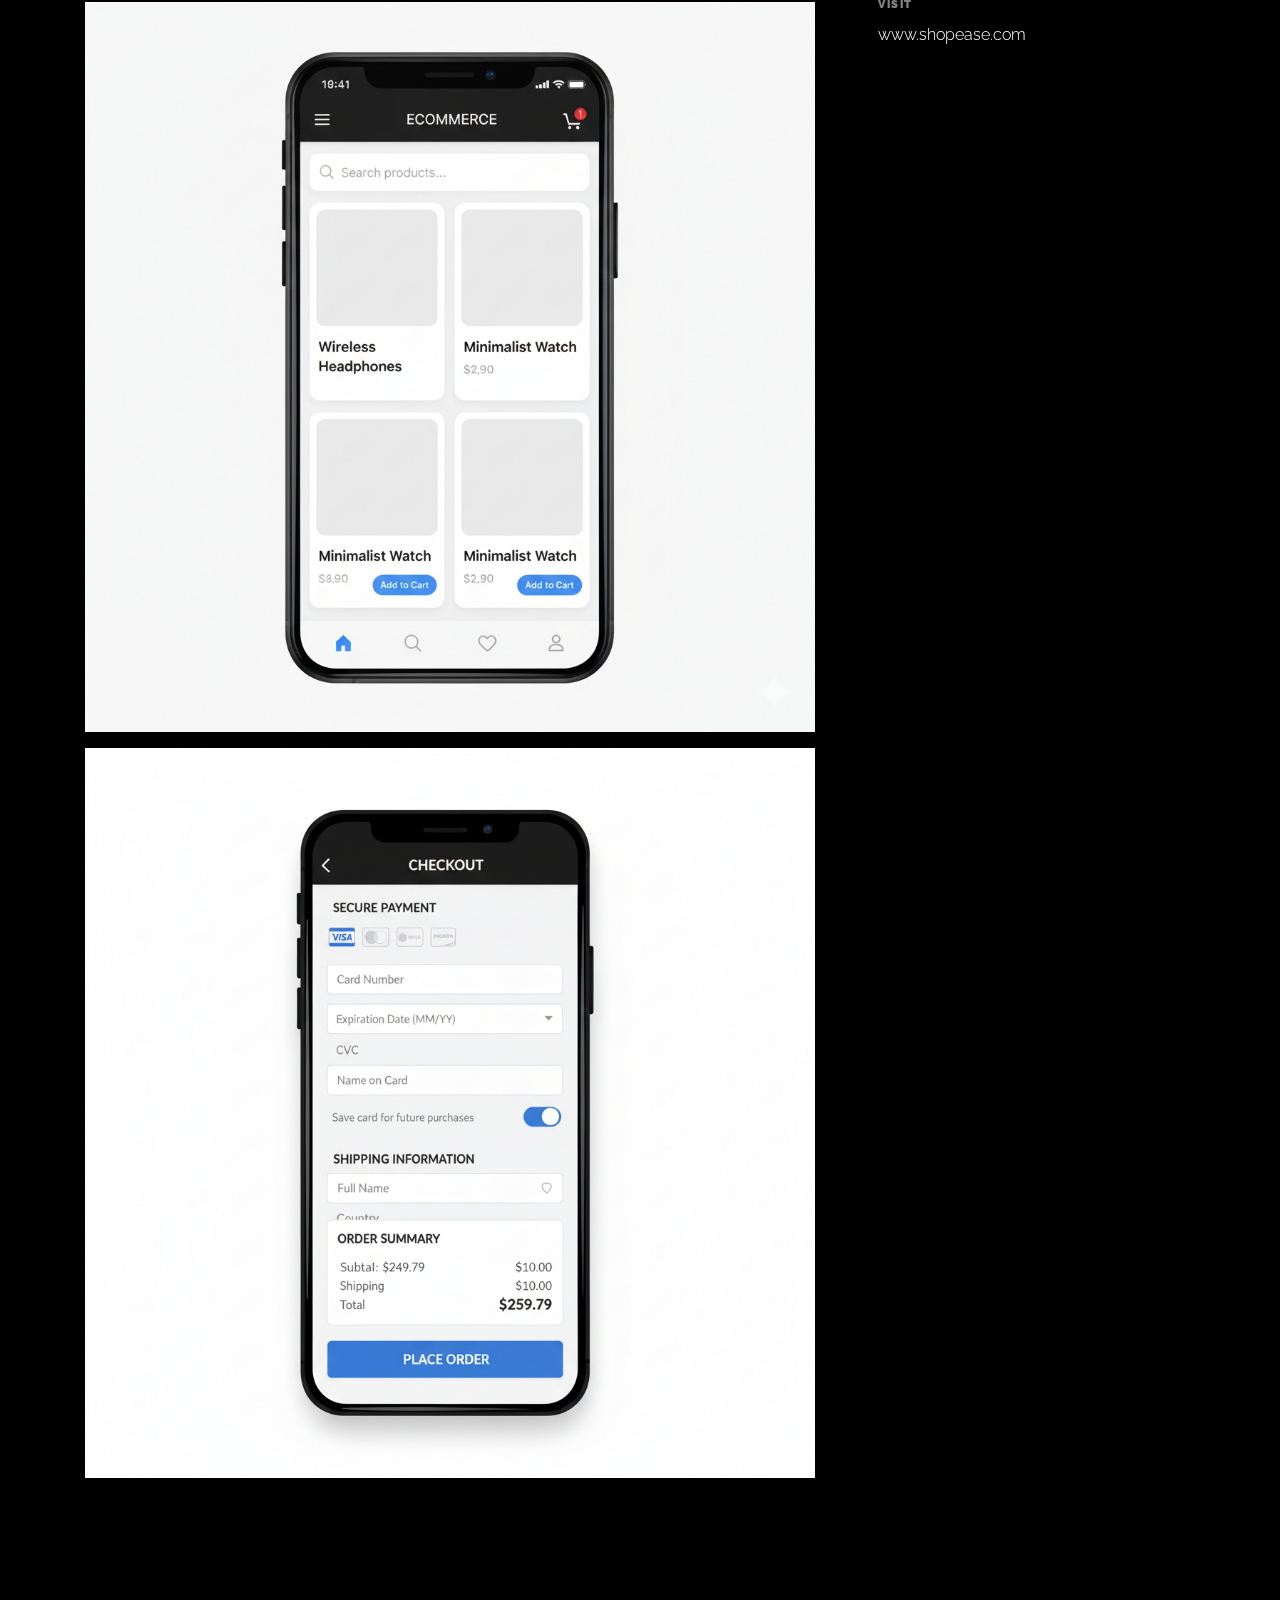
<file: portfolio-single-1.html>
<!DOCTYPE html>
<html lang="en">
  <head>
    <title>Alok Kumar &mdash; Full Stack Web Developer</title>
    <meta charset="utf-8" />
    <meta
      name="viewport"
      content="width=device-width, initial-scale=1, shrink-to-fit=no"
    />

    <meta name="description" content="" />
    <meta name="keywords" content="html, css, javascript, jquery" />
    <meta name="author" content="" />

    <link rel="stylesheet" href="css/vendor/icomoon/style.css" />
    <link rel="stylesheet" href="css/vendor/owl.carousel.min.css" />
    <link rel="stylesheet" href="css/vendor/aos.css" />
    <link rel="stylesheet" href="css/vendor/animate.min.css" />
    <link rel="stylesheet" href="css/vendor/bootstrap.min.css" />
    <link rel="stylesheet" href="css/vendor/jquery.fancybox.min.css" />

    <!-- Theme Style -->
    <link rel="stylesheet" href="css/style.css" />
  </head>

  <body data-spy="scroll" data-target=".site-nav-target" data-offset="200">
    <nav class="unslate_co--site-mobile-menu">
      <div class="close-wrap d-flex">
        <a href="#" class="d-flex ml-auto js-menu-toggle">
          <span class="close-label">Close</span>
          <div class="close-times">
            <span class="bar1"></span>
            <span class="bar2"></span>
          </div>
        </a>
      </div>
      <div class="site-mobile-inner"></div>
    </nav>

    <div class="unslate_co--site-wrap">
      <div class="unslate_co--site-inner">
        <!-- <nav class="unslate_co--site-nav site-nav-target">
          <div class="container">
            <div
              class="row align-items-center justify-content-between text-left"
            >
              <div class="col-md-5 text-right">
                <ul
                  class="site-nav-ul js-clone-nav text-left d-none d-lg-inline-block"
                >
                  <li class="has-children">
                    <a href="index.html#home-section" class="nav-link">Home</a>
                    <ul class="dropdown">
                      <li>
                        <a href="index.html">Hero Image BG</a>
                      </li>
                      <li>
                        <a href="index-video.html">Video BG</a>
                      </li>
                      <li>
                        <a href="index-hero-slider.html">Hero Slider</a>
                      </li>
                      <li>
                        <a href="index-sidebar-menu.html">Sidebar Menu</a>
                      </li>
                      <li>
                        <a href="index-right-menu.html">Right Menu</a>
                      </li>
                    </ul>
                  </li>
                  <li>
                    <a href="index.html#portfolio-section" class="nav-link"
                      >Portfolio</a
                    >
                  </li>
                  <li>
                    <a href="index.html#about-section" class="nav-link"
                      >About</a
                    >
                  </li>
                  <li>
                    <a href="index.html#services-section" class="nav-link"
                      >Services</a
                    >
                  </li>
                </ul>
              </div>
              <div class="site-logo pos-absolute">
                <a href="index.html" class="unslate_co--site-logo"
                  >&lt&#47Its_Ak&gt<span>.</span></a
                >
              </div>
              <div class="col-md-5 text-right text-lg-left">
                <ul
                  class="site-nav-ul js-clone-nav text-left d-none d-lg-inline-block"
                >
                  <li>
                    <a href="index.html#skills-section" class="nav-link"
                      >Skills</a
                    >
                  </li>
                  <li>
                    <a href="index.html#testimonial-section" class="nav-link"
                      >Testimonial</a
                    >
                  </li>
                  <li>
                    <a href="index.html#journal-section" class="nav-link"
                      >Journal</a
                    >
                  </li>
                  <li>
                    <a href="index.html#contact-section" class="nav-link"
                      >Contact</a
                    >
                  </li>
                </ul>

                <ul
                  class="site-nav-ul-none-onepage text-right d-inline-block d-lg-none"
                >
                  <li><a href="#" class="js-menu-toggle">Menu</a></li>
                </ul>
              </div>
            </div>
          </div>
        </nav> -->
        <!-- END nav -->

        <div class="cover-v1 gradient-bottom-black jarallax">
          <div class="container">
            <div class="row align-items-center">
              <div class="col-md-10 mx-auto text-center">
                <h1 class="heading" data-aos="fade-up">
                  E-Commerce Web Application
                </h1>
                <h2 class="subheading" data-aos="fade-up" data-aos-delay="100">
                  Built a scalable e-commerce platform with product catalog
                </h2>
              </div>
            </div>
          </div>

          <!-- dov -->
          <a href="#portfolio-single-section" class="mouse-wrap smoothscroll">
            <span class="mouse">
              <span class="scroll"></span>
            </span>
            <span class="mouse-label">Scroll</span>
          </a>
        </div>
        <!-- END .cover-v1 -->

        <div class="container">
          <div
            class="portfolio-single-wrap unslate_co--section"
            id="portfolio-single-section"
          >
            <div class="portfolio-single-inner">
              <h2 class="heading-portfolio-single-h2">
                E-Commerce Web Application
              </h2>

              <div class="row justify-content-between align-items-stretch">
                <div class="col-lg-8">
                  <p>
                    <a href="images/work_1_full.png" data-fancybox="gal"
                      ><img
                        src="images/work_1_full.png"
                        alt="Image"
                        class="img-fluid"
                    /></a>
                  </p>
                  <p>
                    <a href="images/work_1_a_full.png" data-fancybox="gal"
                      ><img
                        src="images/work_1_a_full.png"
                        alt="Image"
                        class="img-fluid"
                    /></a>
                  </p>
                  <p>
                    <a href="images/work_1_b_full.png" data-fancybox="gal"
                      ><img
                        src="images/work_1_b_full.png"
                        alt="Image"
                        class="img-fluid"
                    /></a>
                  </p>
                </div>
                <div class="col-lg-4 pl-lg-5">
                  <div class="unslate_co--sticky">
                    <div class="row">
                      <div class="col-md-12 mb-4">
                        <div class="detail-v1">
                          <span class="detail-label">Project Description</span>
                          <p>
                            Built a scalable e-commerce platform with product
                            catalog, shopping cart, and payment gateway
                            integration using React, Node.js, and MongoDB.
                            Implemented user authentication and admin panel for
                            inventory management.
                          </p>
                        </div>
                      </div>

                      <div class="col-md-12 mb-4">
                        <div class="detail-v1">
                          <span class="detail-label">Project Date</span>
                          <span class="detail-val">January 9th, 2025</span>
                        </div>
                      </div>
                      <div class="col-md-12 mb-4">
                        <div class="detail-v1">
                          <span class="detail-label">Role</span>
                          <span class="detail-val"
                            ><a href="#">Identity</a>,
                            <a href="#">Full Stack Developer</a></span
                          >
                        </div>
                      </div>
                      <div class="col-md-12 mb-4">
                        <div class="detail-v1">
                          <span class="detail-label">Client</span>
                          <span class="detail-val">ShopEase Pvt. Ltd.</span>
                        </div>
                      </div>
                      <div class="col-md-12 mb-4">
                        <div class="detail-v1">
                          <span class="detail-label">Visit</span>
                          <span class="detail-val"
                            ><a href="http://www.shopease.com" target="_blank"
                              >www.shopease.com</a
                            ></span
                          >
                        </div>
                      </div>
                    </div>
                  </div>
                </div>
              </div>
            </div>
          </div>
        </div>
      </div>

      <!-- <footer class="unslate_co--footer unslate_co--section">
        <div class="container">
          <div class="row justify-content-center">
            <div class="col-md-7">
              <div class="footer-site-logo">
                <a href="#">&lt&#47Its_Ak&gt<span>.</span></a>
              </div>

              <ul class="footer-site-social">
                <li><a href="https://github.com/alokkumar777" target="_blank">GitHub</a></li>
                <li><a href="https://www.linkedin.com/in/alok-kumar-8b47a4270/" target="_blank">LinkedIn</a></li>
                <li><a href="https://www.instagram.com/alok_kumar_1810/" target="_blank">Instagram</a></li>
                <li><a href="https://x.com/Alokumar1810" target="_blank">Twitter</a></li>
                <li><a href="https://www.facebook.com/profile.php?id=100070319165440&mibextid=ZbWKwL" target="_blank">Facebook</a></li>
              </ul>

              <p class="site-copyright">
                Copyright &copy;
                <script>
                  document.write(new Date().getFullYear());
                </script>
                All rights reserved | Made with
                <i class="icon-heart" aria-hidden="true"></i>
              </p>
            </div>
          </div>
        </div>
      </footer> -->
    </div>

    <!-- Loader -->
    <div id="unslate_co--overlayer"></div>
    <div class="site-loader-wrap">
      <div class="site-loader"></div>
    </div>

    <script src="js/scripts-dist.js"></script>
    <script src="js/main.js"></script>
  </body>
</html>
</file>
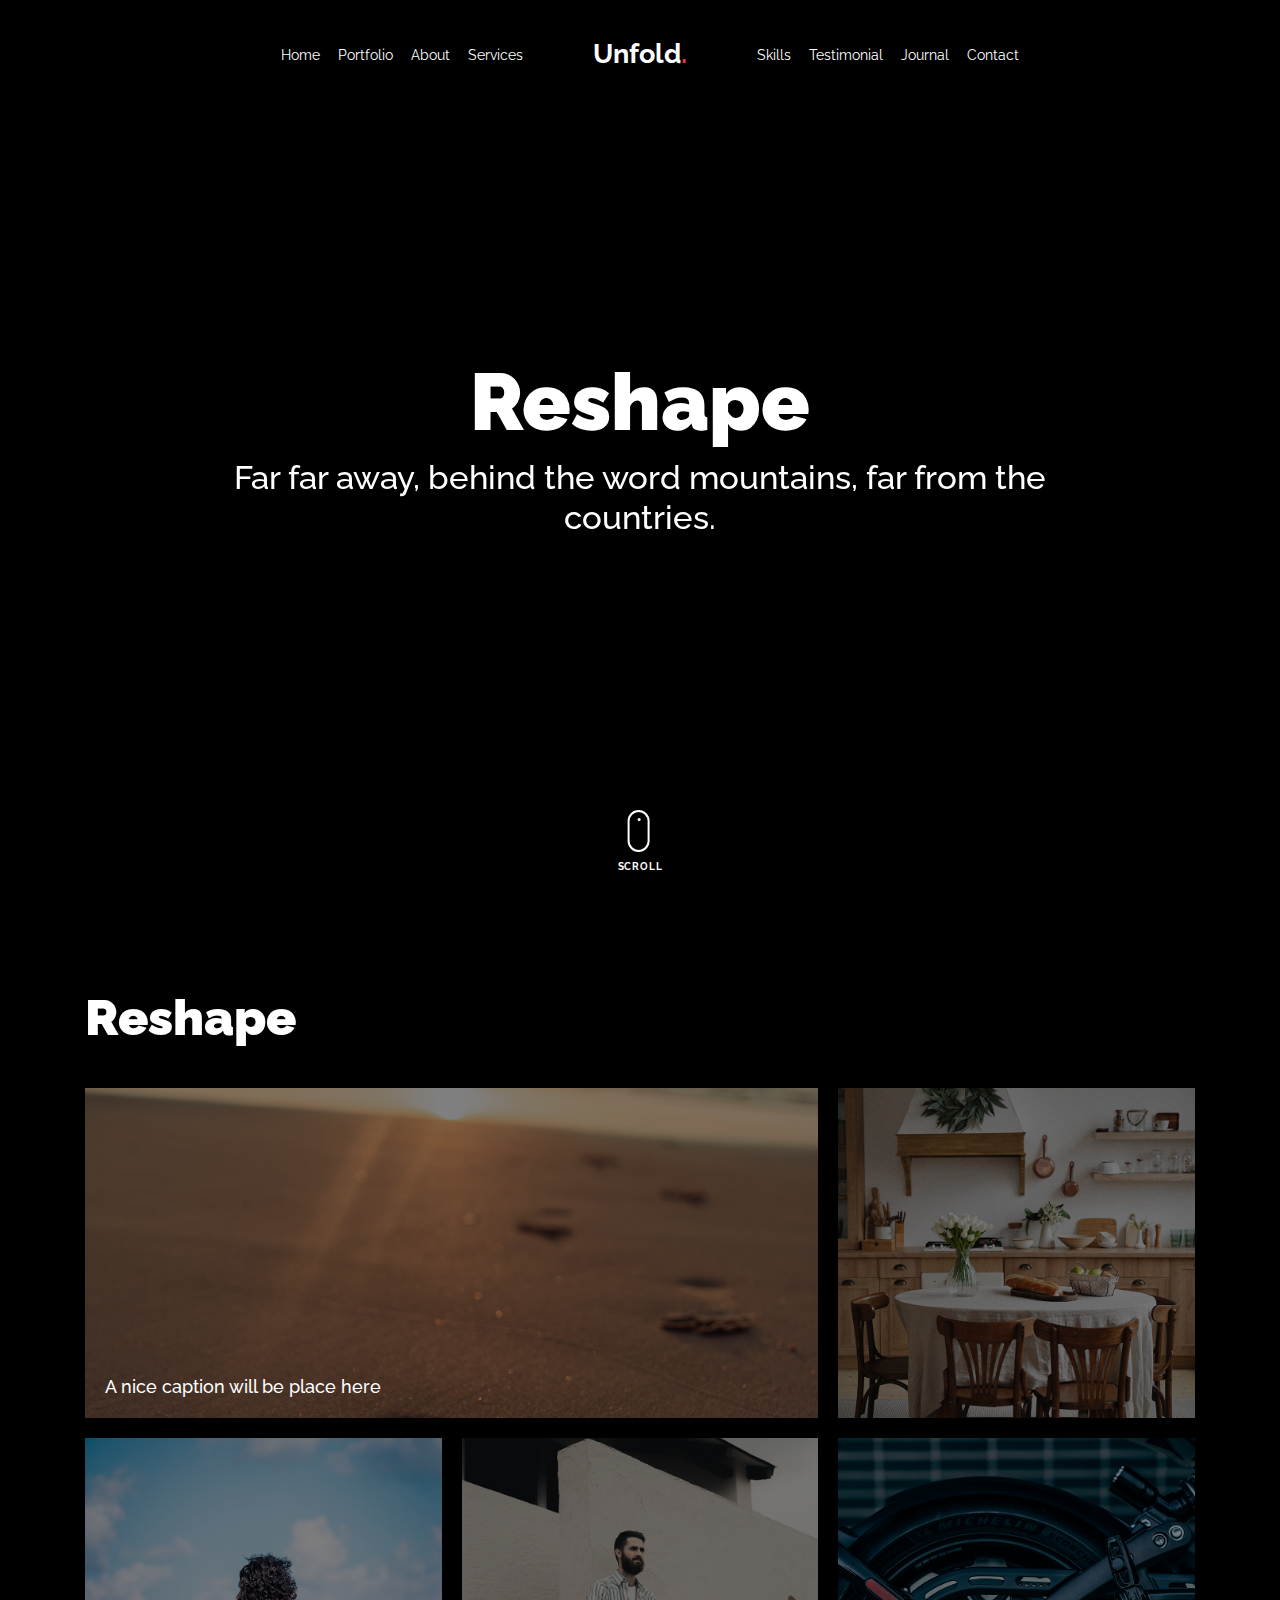
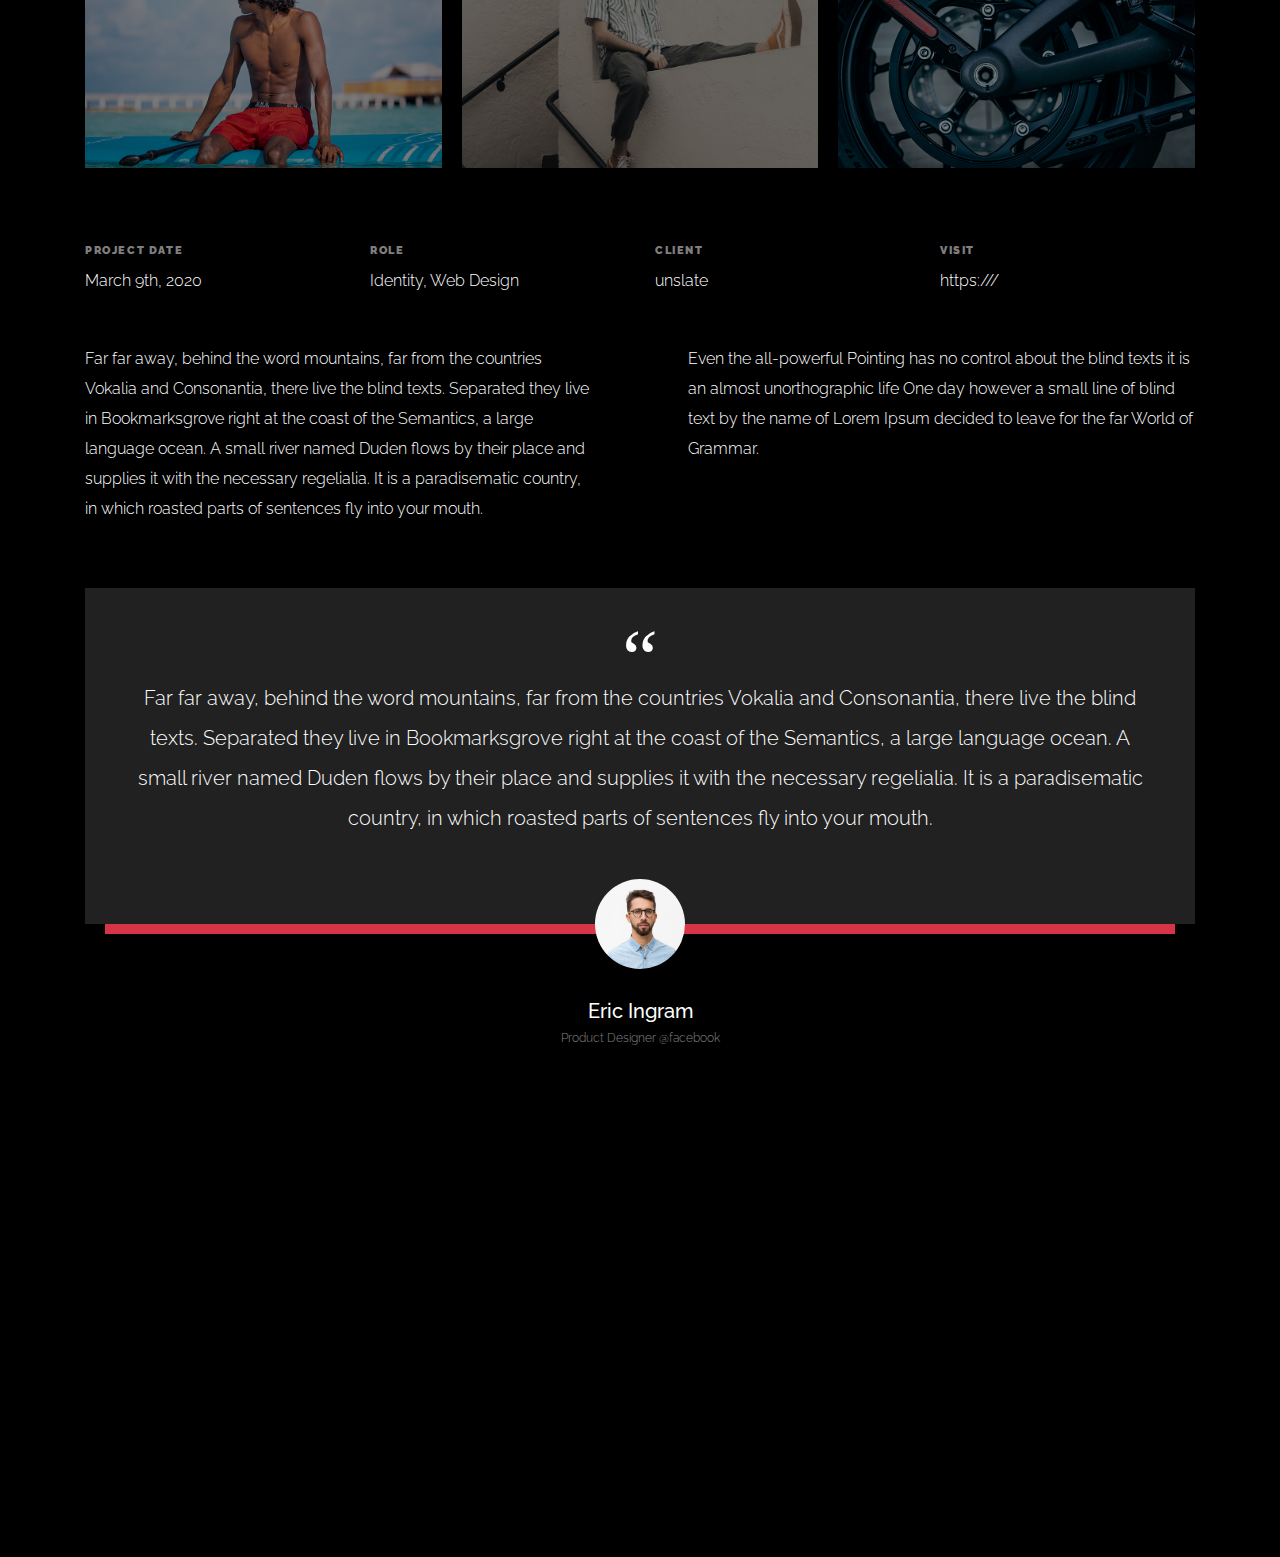
<file: portfolio-single-2.html>
<!doctype html>
<html lang="en">

<head>
  <title>Unfold &mdash; A onepage portfolio HTML template by Colorlib</title>
  <meta charset="utf-8">
  <meta name="viewport" content="width=device-width, initial-scale=1, shrink-to-fit=no">
  
  <meta name="description" content="">
  <meta name="keywords" content="html, css, javascript, jquery">
  <meta name="author" content="">

  <link rel="stylesheet" href="css/vendor/icomoon/style.css">
  <link rel="stylesheet" href="css/vendor/owl.carousel.min.css">
  <link rel="stylesheet" href="css/vendor/aos.css">
  <link rel="stylesheet" href="css/vendor/animate.min.css">
  <link rel="stylesheet" href="css/vendor/bootstrap.min.css">
  <link rel="stylesheet" href="css/vendor/jquery.fancybox.min.css">

  <!-- Theme Style -->
  <link rel="stylesheet" href="css/style.css">

</head>

<body data-spy="scroll" data-target=".site-nav-target" data-offset="200">

  <nav class="unslate_co--site-mobile-menu">
    <div class="close-wrap d-flex">
      <a href="#" class="d-flex ml-auto js-menu-toggle">
        <span class="close-label">Close</span>
        <div class="close-times">
          <span class="bar1"></span>
          <span class="bar2"></span>
        </div>
      </a>
    </div>
    <div class="site-mobile-inner"></div>
  </nav>

  <div class="unslate_co--site-wrap">

    <div class="unslate_co--site-inner">

      <nav class="unslate_co--site-nav site-nav-target">

        <div class="container">

          <div class="row align-items-center justify-content-between text-left">
            <div class="col-md-5 text-right">
              <ul class="site-nav-ul js-clone-nav text-left d-none d-lg-inline-block">
                <li class="has-children">
                  <a href="index.html#home-section" class="nav-link">Home</a>
                  <ul class="dropdown">
                    <li>
                      <a href="index.html">Hero Image BG</a>
                    </li>
                    <li>
                      <a href="index-video.html">Video BG</a>
                    </li>
                    <li>
                      <a href="index-hero-slider.html">Hero Slider</a>
                    </li>
                    <li>
                      <a href="index-sidebar-menu.html">Sidebar Menu</a>
                    </li>
                    <li>
                      <a href="index-right-menu.html">Right Menu</a>
                    </li>
                  </ul>
                </li>
                <li><a href="index.html#portfolio-section" class="nav-link">Portfolio</a></li>
                <li><a href="index.html#about-section" class="nav-link">About</a></li>
                <li><a href="index.html#services-section" class="nav-link">Services</a></li>
              </ul>
            </div>
            <div class="site-logo pos-absolute">
              <a href="index.html" class="unslate_co--site-logo">Unfold<span>.</span></a>
            </div>
            <div class="col-md-5 text-right text-lg-left">
              <ul class="site-nav-ul js-clone-nav text-left d-none d-lg-inline-block">
                <li><a href="index.html#skills-section" class="nav-link">Skills</a></li>
                <li><a href="index.html#testimonial-section" class="nav-link">Testimonial</a></li>
                <li><a href="index.html#journal-section" class="nav-link">Journal</a></li>
                <li><a href="index.html#contact-section" class="nav-link">Contact</a></li>
              </ul>

              <ul class="site-nav-ul-none-onepage text-right d-inline-block d-lg-none">
                <li><a href="#" class="js-menu-toggle">Menu</a></li>
              </ul>

            </div>
          </div>
        </div>

      </nav>
      <!-- END nav -->

      <div class="cover-v1 gradient-bottom-black jarallax">
        <div class="container">
          <div class="row align-items-center">

            <div class="col-md-10 mx-auto text-center">
              <h1 class="heading" data-aos="fade-up">Reshape</h1>
              <h2 class="subheading" data-aos="fade-up" data-aos-delay="100">Far far away, behind the word mountains, far from the countries.</h2>
            </div>

          </div>
        </div>

        <!-- dov -->
        <a href="#portfolio-single-section" class="mouse-wrap smoothscroll">
          <span class="mouse">
            <span class="scroll"></span>
          </span>
          <span class="mouse-label">Scroll</span>
        </a>

      </div>
      <!-- END .cover-v1 -->

      <div class="container">
        <div class="portfolio-single-wrap unslate_co--section" id="portfolio-single-section">
          <div class="portfolio-single-inner">
            <h2 class="heading-portfolio-single-h2">Reshape</h2>

            <div class="row gutter-v4 align-items-stretch mb-5">
              <div class="col-sm-6 col-md-6 col-lg-8 blog-post-entry">

                <a href="images/post_1.jpg" class="grid-item blog-item w-100 h-100" data-fancybox="gal" data-caption="A nice caption will be place here">
                  <div class="overlay">
                    <div class="portfolio-item-content">
                      <h3>A nice caption will be place here</h3>
                    </div>
                  </div>
                  <img src="images/post_1.jpg" class="lazyload" alt="Image" />
                </a>

              </div>
              <div class="col-sm-6 col-md-6 col-lg-4 blog-post-entry">
                <a href="images/post_2.jpg" class="grid-item blog-item w-100 h-100" data-fancybox="gal">
                  <div class="overlay"></div>
                  <img src="images/post_2.jpg" class="lazyload" alt="Image" />
                </a>
              </div>

              <div class="col-sm-6 col-md-6 col-lg-4 blog-post-entry">

                <a href="images/post_3.jpg" class="grid-item blog-item w-100 h-100" data-fancybox="gal">
                  <div class="overlay"></div>
                  <img src="images/post_3.jpg" class="lazyload" alt="Image" />
                </a>

              </div>
              <div class="col-sm-6 col-md-6 col-lg-4 blog-post-entry">
                <a href="images/post_4.jpg" class="grid-item blog-item w-100 h-100" data-fancybox="gal">
                  <div class="overlay"></div>
                  <img src="images/post_4.jpg" class="lazyload" alt="Image" />
                </a>
              </div>

              <div class="col-sm-6 col-md-6 col-lg-4 blog-post-entry">
                <a href="images/post_5.jpg" class="grid-item blog-item w-100 h-100" data-fancybox="gal">
                  <div class="overlay"></div>
                  <img src="images/post_5.jpg" class="lazyload" alt="Image" />
                </a>
              </div>

            </div>

            <div class="row justify-content-between mb-5">
              <div class="col-12 mb-5">
                <div class="row">
                  <div class="col-sm-6 col-md-6 col-lg-3">
                    <div class="detail-v1">
                      <span class="detail-label">Project Date</span>
                      <span class="detail-val">March 9th, 2020</span>
                    </div>
                  </div>
                  <div class="col-sm-6 col-md-6 col-lg-3">
                    <div class="detail-v1">
                      <span class="detail-label">Role</span>
                      <span class="detail-val"><a href="#">Identity</a>, <a href="#">Web Design</a></span>
                    </div>
                  </div>
                  <div class="col-sm-6 col-md-6 col-lg-3">
                    <div class="detail-v1">
                      <span class="detail-label">Client</span>
                      <span class="detail-val">unslate</span>
                    </div>
                  </div>
                  <div class="col-sm-6 col-md-6 col-lg-3">
                    <div class="detail-v1">
                      <span class="detail-label">Visit</span>
                      <span class="detail-val"><a href="#">https:///</a></span>
                    </div>
                  </div>
                </div>
              </div>
              <div class="col-md-6 pr-md-5">
                <p>Far far away, behind the word mountains, far from the countries Vokalia and Consonantia, there live the blind texts. Separated they live in Bookmarksgrove right at the coast of the Semantics, a large language ocean. A small river named Duden flows by their place and supplies it with the necessary regelialia. It is a paradisematic country, in which roasted parts of sentences fly into your mouth.</p>
              </div>
              <div class="col-md-6 pl-md-5">
                <p>Even the all-powerful Pointing has no control about the blind texts it is an almost unorthographic life One day however a small line of blind text by the name of Lorem Ipsum decided to leave for the far World of Grammar.</p>
              </div>
            </div>

            <div class="row justify-content-center mb-5">
              <div class="col-md-12">
                <div class="testimonial-v1">
                  <div class="testimonial-inner-bg">
                    <span class="quote">&ldquo;</span>
                    <blockquote>
                      Far far away, behind the word mountains, far from the countries Vokalia and Consonantia, there live the blind texts. Separated they live in Bookmarksgrove right at the coast of the Semantics, a large language ocean. A small river named Duden flows by their place and supplies it with the necessary regelialia. It is a paradisematic country, in which roasted parts of sentences fly into your mouth.
                    </blockquote>
                  </div>

                  <div class="testimonial-author-info">
                    <img src="images/person_man_1.jpg" alt="Image">
                    <h3>Eric Ingram</h3>
                    <span class="d-block position">Product Designer @facebook</span>
                  </div>

                </div>
              </div>
            </div>

          
          </div>
        </div>
      </div>
    </div> 

    <footer class="unslate_co--footer unslate_co--section">
      <div class="container">
        <div class="row justify-content-center">
          <div class="col-md-7">

            <div class="footer-site-logo"><a href="#">Unfold<span>.</span></a></div>

            <ul class="footer-site-social">
              <li><a href="#">Facebook</a></li>
              <li><a href="#">Twitter</a></li>
              <li><a href="#">Instagram</a></li>
              <li><a href="#">Dribbble</a></li>
              <li><a href="#">Behance</a></li>
            </ul>

            <p class="site-copyright">
                
                <!-- Link back to Colorlib can't be removed. Template is licensed under CC BY 3.0. -->
                Copyright &copy;
                <script>
                  document.write(new Date().getFullYear());
                </script> All rights reserved | This template is made with <i class="icon-heart"
                  aria-hidden="true"></i> by <a href="https://colorlib.com" target="_blank">Colorlib</a>
                <!-- Link back to Colorlib can't be removed. Template is licensed under CC BY 3.0. -->
              
              </p>

          </div>
        </div>
      </div>
    </footer>

  </div>

  <!-- Loader -->
  <div id="unslate_co--overlayer"></div>
  <div class="site-loader-wrap">
    <div class="site-loader"></div>
  </div>

  <script src="js/scripts-dist.js"></script>
  <script src="js/main.js"></script>

</body>

</html>
</file>
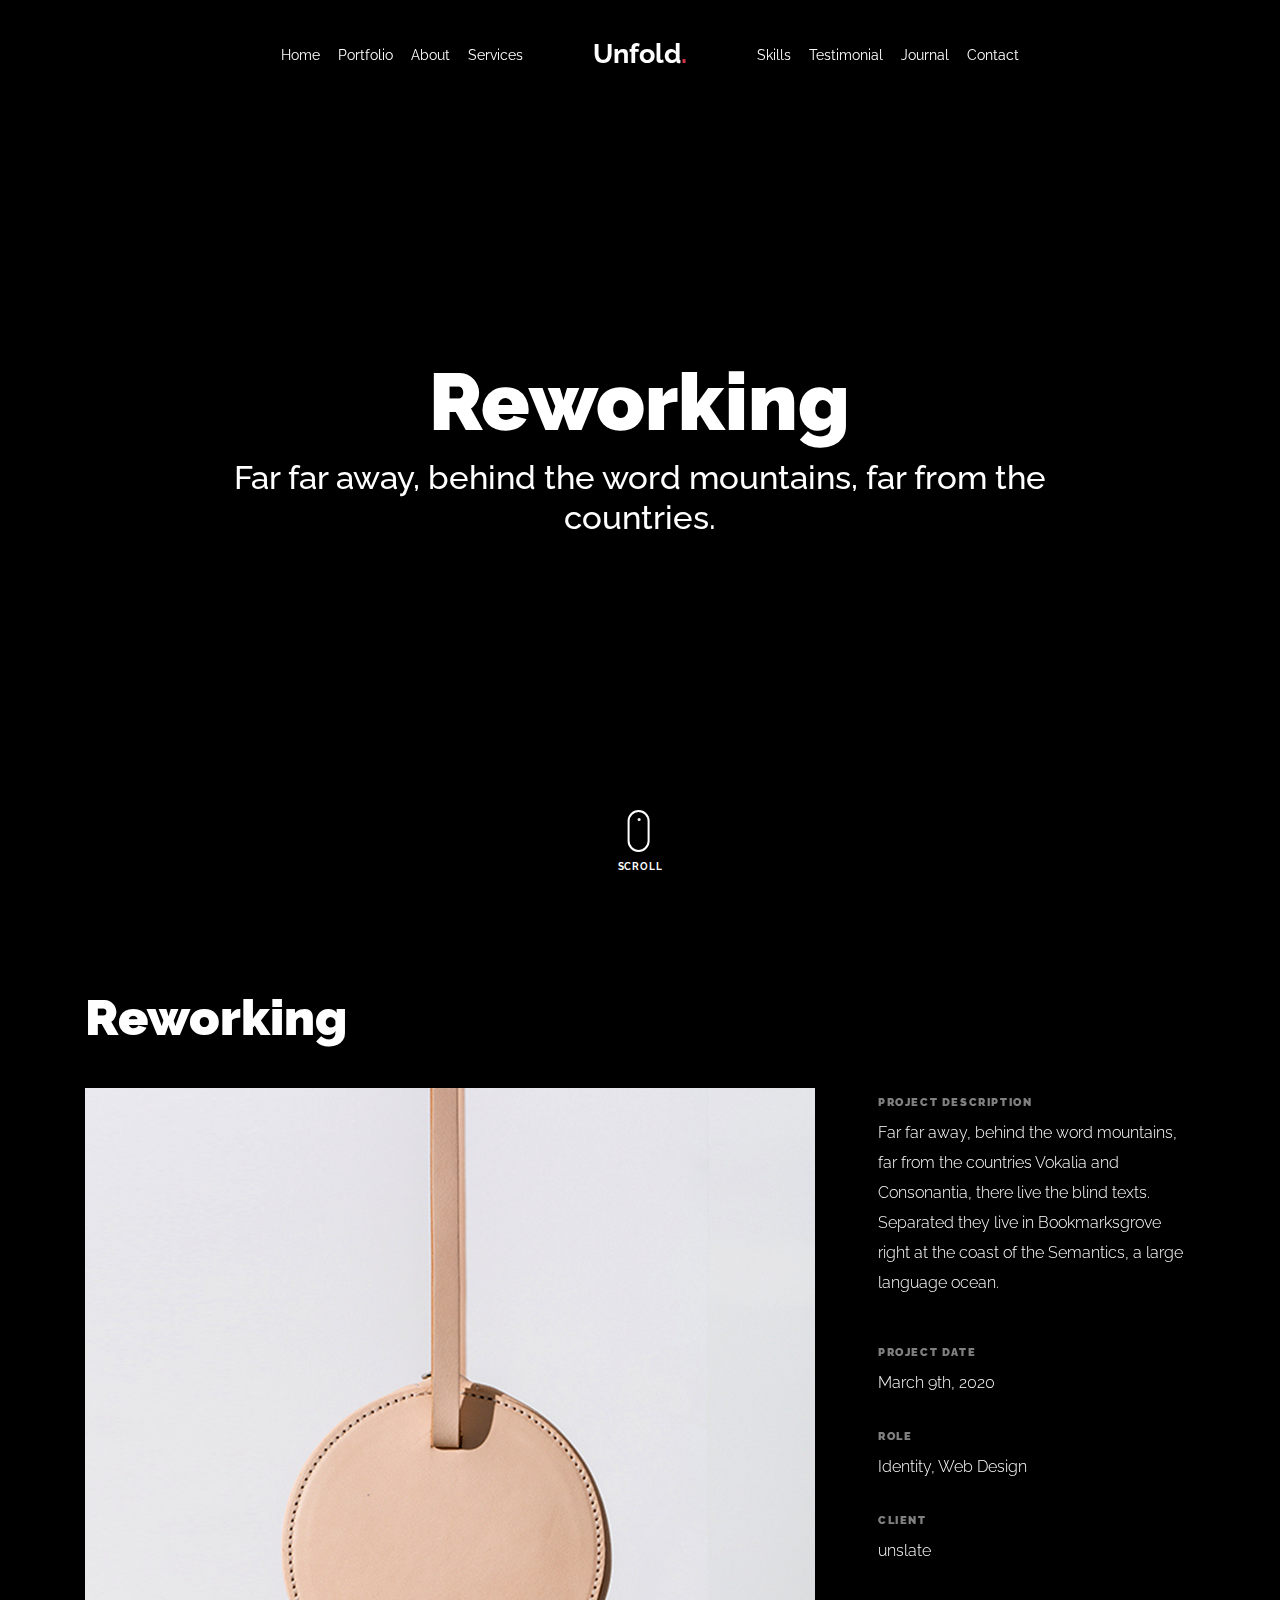
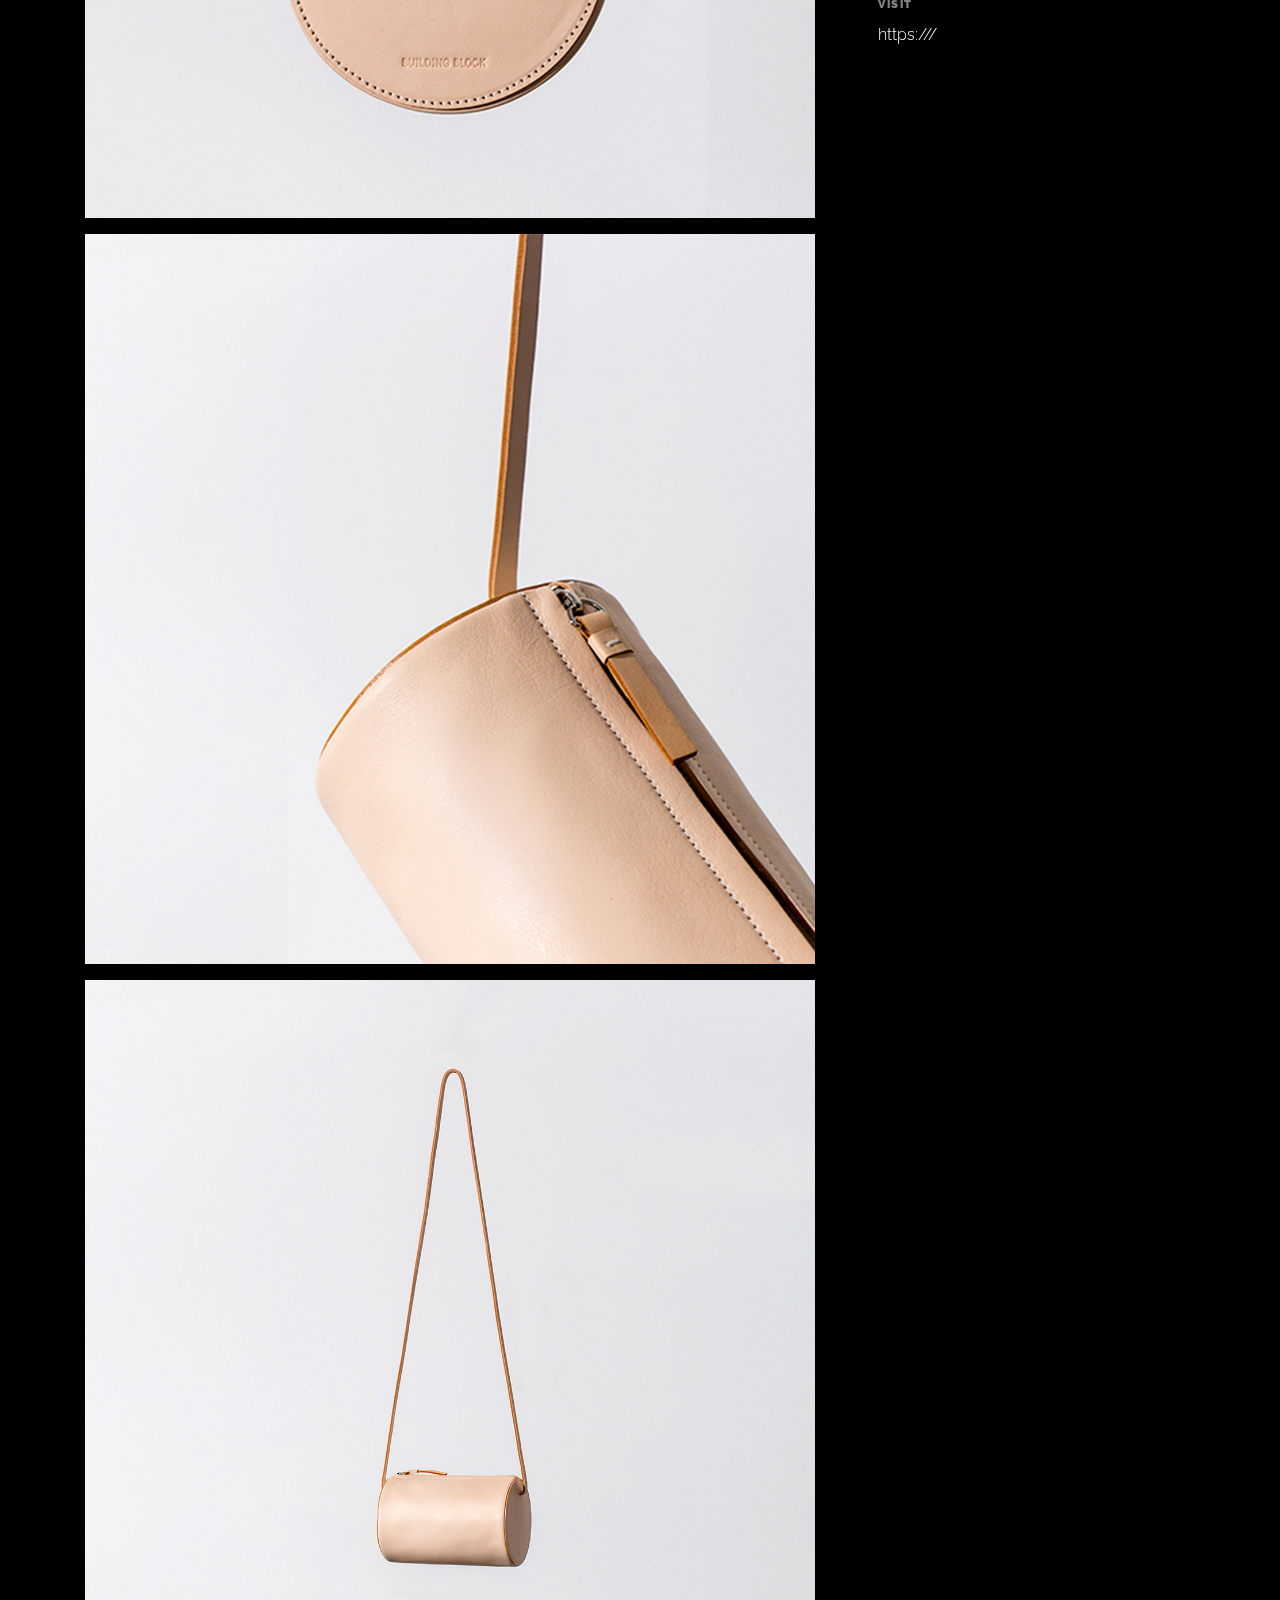
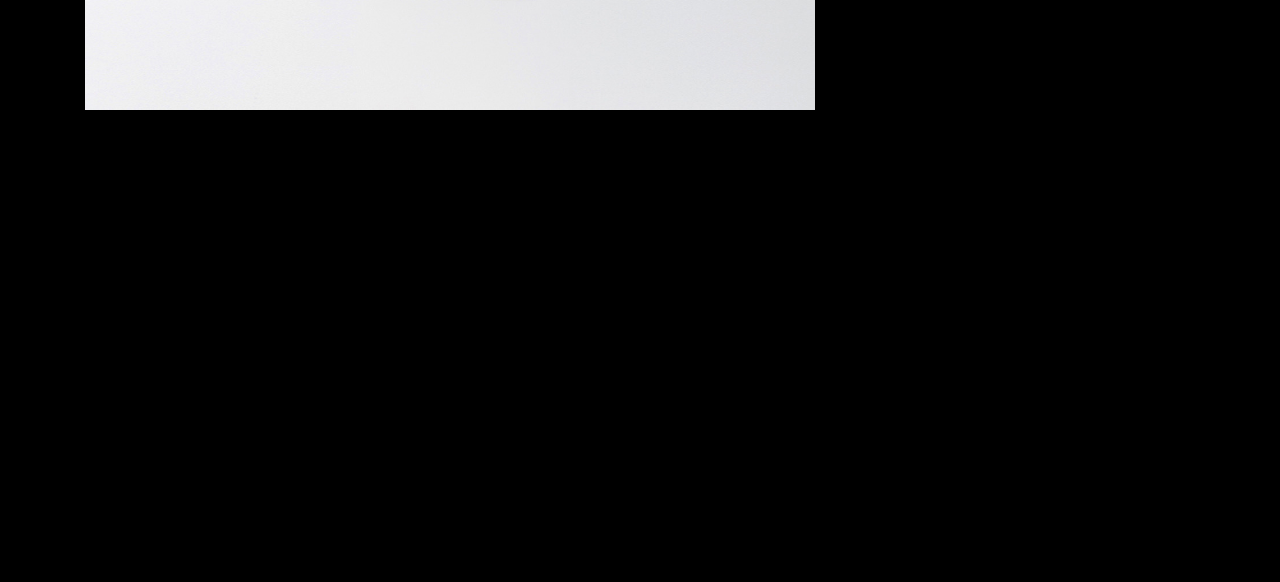
<file: portfolio-single-3.html>
<!doctype html>
<html lang="en">

<head>
  <title>Unfold &mdash; A onepage portfolio HTML template by Colorlib</title>
  <meta charset="utf-8">
  <meta name="viewport" content="width=device-width, initial-scale=1, shrink-to-fit=no">
  
  <meta name="description" content="">
  <meta name="keywords" content="html, css, javascript, jquery">
  <meta name="author" content="">

  <link rel="stylesheet" href="css/vendor/icomoon/style.css">
  <link rel="stylesheet" href="css/vendor/owl.carousel.min.css">
  <link rel="stylesheet" href="css/vendor/aos.css">
  <link rel="stylesheet" href="css/vendor/animate.min.css">
  <link rel="stylesheet" href="css/vendor/bootstrap.min.css">
  <link rel="stylesheet" href="css/vendor/jquery.fancybox.min.css">

  <!-- Theme Style -->
  <link rel="stylesheet" href="css/style.css">

</head>

<body data-spy="scroll" data-target=".site-nav-target" data-offset="200">

  <nav class="unslate_co--site-mobile-menu">
    <div class="close-wrap d-flex">
      <a href="#" class="d-flex ml-auto js-menu-toggle">
        <span class="close-label">Close</span>
        <div class="close-times">
          <span class="bar1"></span>
          <span class="bar2"></span>
        </div>
      </a>
    </div>
    <div class="site-mobile-inner"></div>
  </nav>

  <div class="unslate_co--site-wrap">

    <div class="unslate_co--site-inner">

      <nav class="unslate_co--site-nav site-nav-target">

        <div class="container">

          <div class="row align-items-center justify-content-between text-left">
            <div class="col-md-5 text-right">
              <ul class="site-nav-ul js-clone-nav text-left d-none d-lg-inline-block">
                <li class="has-children">
                  <a href="index.html#home-section" class="nav-link">Home</a>
                  <ul class="dropdown">
                    <li>
                      <a href="index.html">Hero Image BG</a>
                    </li>
                    <li>
                      <a href="index-video.html">Video BG</a>
                    </li>
                    <li>
                      <a href="index-hero-slider.html">Hero Slider</a>
                    </li>
                    <li>
                      <a href="index-sidebar-menu.html">Sidebar Menu</a>
                    </li>
                    <li>
                      <a href="index-right-menu.html">Right Menu</a>
                    </li>
                  </ul>
                </li>
                <li><a href="index.html#portfolio-section" class="nav-link">Portfolio</a></li>
                <li><a href="index.html#about-section" class="nav-link">About</a></li>
                <li><a href="index.html#services-section" class="nav-link">Services</a></li>
              </ul>
            </div>
            <div class="site-logo pos-absolute">
              <a href="index.html" class="unslate_co--site-logo">Unfold<span>.</span></a>
            </div>
            <div class="col-md-5 text-right text-lg-left">
              <ul class="site-nav-ul js-clone-nav text-left d-none d-lg-inline-block">
                <li><a href="index.html#skills-section" class="nav-link">Skills</a></li>
                <li><a href="index.html#testimonial-section" class="nav-link">Testimonial</a></li>
                <li><a href="index.html#journal-section" class="nav-link">Journal</a></li>
                <li><a href="index.html#contact-section" class="nav-link">Contact</a></li>
              </ul>

              <ul class="site-nav-ul-none-onepage text-right d-inline-block d-lg-none">
                <li><a href="#" class="js-menu-toggle">Menu</a></li>
              </ul>

            </div>
          </div>
        </div>

      </nav>
      <!-- END nav -->

      <div class="cover-v1 gradient-bottom-black jarallax">
        <div class="container">
          <div class="row align-items-center">

            <div class="col-md-10 mx-auto text-center">
              <h1 class="heading" data-aos="fade-up">Reworking</h1>
              <h2 class="subheading" data-aos="fade-up" data-aos-delay="100">Far far away, behind the word mountains, far from the countries.</h2>
            </div>

          </div>
        </div>

        <!-- dov -->
        <a href="#portfolio-single-section" class="mouse-wrap smoothscroll">
          <span class="mouse">
            <span class="scroll"></span>
          </span>
          <span class="mouse-label">Scroll</span>
        </a>

      </div>
      <!-- END .cover-v1 -->

      <div class="container">
        <div class="portfolio-single-wrap unslate_co--section" id="portfolio-single-section">
          <div class="portfolio-single-inner">

            <h2 class="heading-portfolio-single-h2">Reworking</h2>

            <div class="row justify-content-between align-items-stretch">

              <div class="col-lg-8">
                <p><a href="images/work_2_full.jpg" data-fancybox="gal"><img src="images/work_2_full.jpg" alt="Image" class="img-fluid"></a></p>
                <p><a href="images/work_2_a_full.jpg" data-fancybox="gal"><img src="images/work_2_a_full.jpg" alt="Image" class="img-fluid"></a></p>
                <p><a href="images/work_2_b_full.jpg" data-fancybox="gal"><img src="images/work_2_b_full.jpg" alt="Image" class="img-fluid"></a></p>
              </div>
              <div class="col-lg-4 pl-lg-5">
                <div class="unslate_co--sticky">
                  <div class="row">
                    <div class="col-md-12 mb-4">
                      <div class="detail-v1">
                        <span class="detail-label">Project Description</span>
                        <p>Far far away, behind the word mountains, far from the countries Vokalia and Consonantia, there live the blind texts. Separated they live in Bookmarksgrove right at the coast of the Semantics, a large language ocean.</p>
                      </div>
                    </div>

                    <div class="col-md-12 mb-4">
                      <div class="detail-v1">
                        <span class="detail-label">Project Date</span>
                        <span class="detail-val">March 9th, 2020</span>
                      </div>
                    </div>
                    <div class="col-md-12 mb-4">
                      <div class="detail-v1">
                        <span class="detail-label">Role</span>
                        <span class="detail-val"><a href="#">Identity</a>, <a href="#">Web Design</a></span>
                      </div>
                    </div>
                    <div class="col-md-12 mb-4">
                      <div class="detail-v1">
                        <span class="detail-label">Client</span>
                        <span class="detail-val">unslate</span>
                      </div>
                    </div>
                    <div class="col-md-12 mb-4">
                      <div class="detail-v1">
                        <span class="detail-label">Visit</span>
                        <span class="detail-val"><a href="#">https:///</a></span>
                      </div>
                    </div>
                  </div>
                </div> 
              </div>

            </div>

          </div>
        </div>
      </div>
    </div>

    <footer class="unslate_co--footer unslate_co--section">
      <div class="container">
        <div class="row justify-content-center">
          <div class="col-md-7">

            <div class="footer-site-logo"><a href="#">Unfold<span>.</span></a></div>

            <ul class="footer-site-social">
              <li><a href="#">Facebook</a></li>
              <li><a href="#">Twitter</a></li>
              <li><a href="#">Instagram</a></li>
              <li><a href="#">Dribbble</a></li>
              <li><a href="#">Behance</a></li>
            </ul>

            <p class="site-copyright">
                
                <!-- Link back to Colorlib can't be removed. Template is licensed under CC BY 3.0. -->
                Copyright &copy;
                <script>
                  document.write(new Date().getFullYear());
                </script> All rights reserved | This template is made with <i class="icon-heart"
                  aria-hidden="true"></i> by <a href="https://colorlib.com" target="_blank">Colorlib</a>
                <!-- Link back to Colorlib can't be removed. Template is licensed under CC BY 3.0. -->
              
              </p>

          </div>
        </div>
      </div>
    </footer>

  </div>

  <!-- Loader -->
  <div id="unslate_co--overlayer"></div>
  <div class="site-loader-wrap">
    <div class="site-loader"></div>
  </div>

  <script src="js/scripts-dist.js"></script>
  <script src="js/main.js"></script>


</body>

</html>
</file>
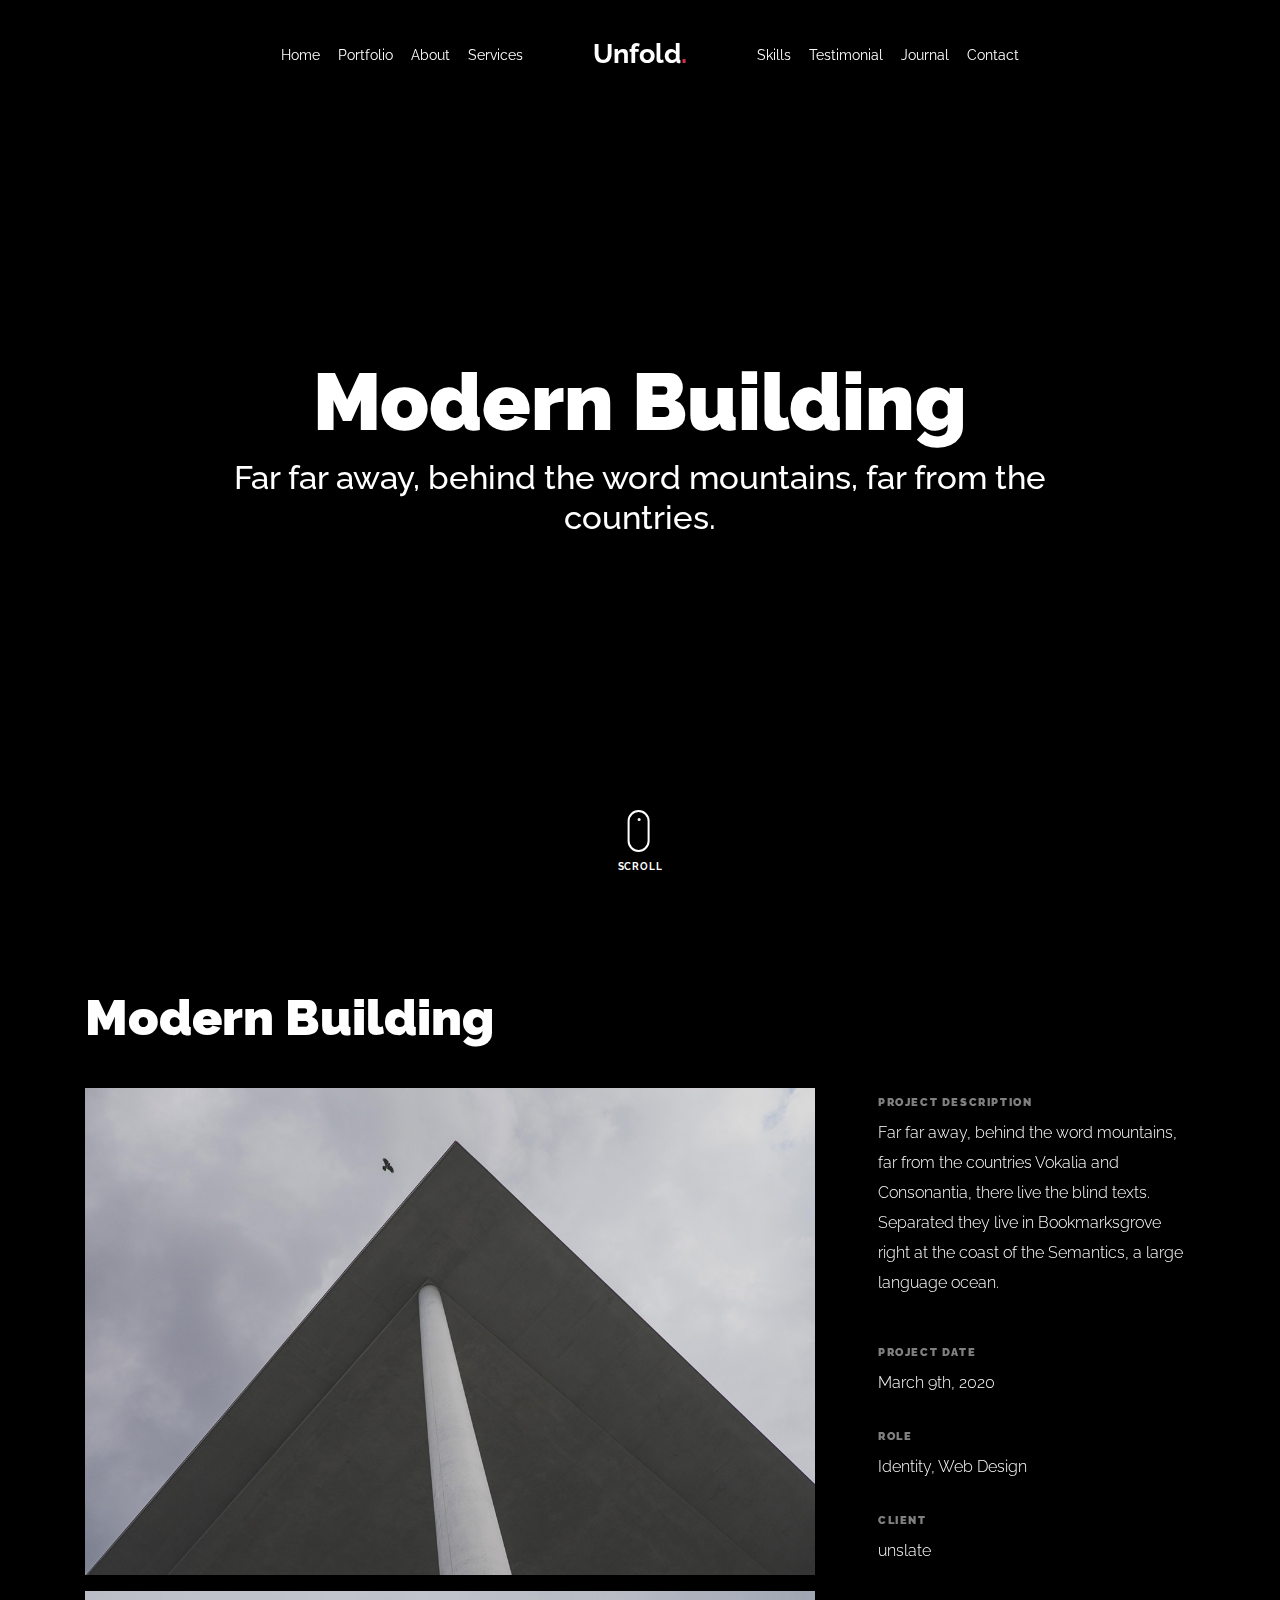
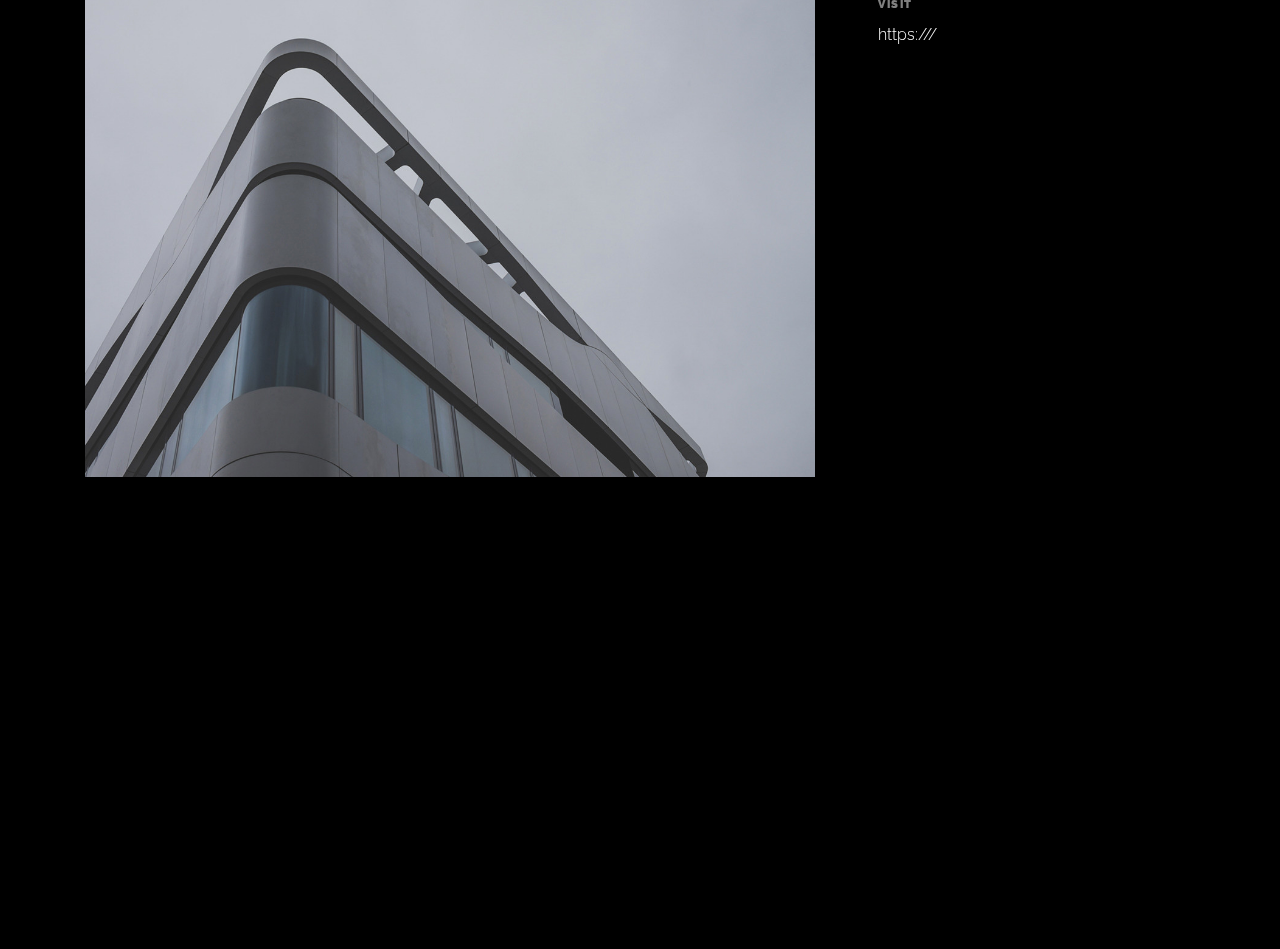
<file: portfolio-single-4.html>
<!doctype html>
<html lang="en">

<head>
  <title>Unfold &mdash; A onepage portfolio HTML template by Colorlib</title>
  <meta charset="utf-8">
  <meta name="viewport" content="width=device-width, initial-scale=1, shrink-to-fit=no">
  
  <meta name="description" content="">
  <meta name="keywords" content="html, css, javascript, jquery">
  <meta name="author" content="">

  <link rel="stylesheet" href="css/vendor/icomoon/style.css">
  <link rel="stylesheet" href="css/vendor/owl.carousel.min.css">
  <link rel="stylesheet" href="css/vendor/aos.css">
  <link rel="stylesheet" href="css/vendor/animate.min.css">
  <link rel="stylesheet" href="css/vendor/bootstrap.min.css">
  <link rel="stylesheet" href="css/vendor/jquery.fancybox.min.css">

  <!-- Theme Style -->
  <link rel="stylesheet" href="css/style.css">

</head>

<body data-spy="scroll" data-target=".site-nav-target" data-offset="200">

  <nav class="unslate_co--site-mobile-menu">
    <div class="close-wrap d-flex">
      <a href="#" class="d-flex ml-auto js-menu-toggle">
        <span class="close-label">Close</span>
        <div class="close-times">
          <span class="bar1"></span>
          <span class="bar2"></span>
        </div>
      </a>
    </div>
    <div class="site-mobile-inner"></div>
  </nav>

  <div class="unslate_co--site-wrap">

    <div class="unslate_co--site-inner">

      <nav class="unslate_co--site-nav site-nav-target">

        <div class="container">

          <div class="row align-items-center justify-content-between text-left">
            <div class="col-md-5 text-right">
              <ul class="site-nav-ul js-clone-nav text-left d-none d-lg-inline-block">
                <li class="has-children">
                  <a href="index.html#home-section" class="nav-link">Home</a>
                  <ul class="dropdown">
                    <li>
                      <a href="index.html">Hero Image BG</a>
                    </li>
                    <li>
                      <a href="index-video.html">Video BG</a>
                    </li>
                    <li>
                      <a href="index-hero-slider.html">Hero Slider</a>
                    </li>
                    <li>
                      <a href="index-sidebar-menu.html">Sidebar Menu</a>
                    </li>
                    <li>
                      <a href="index-right-menu.html">Right Menu</a>
                    </li>
                  </ul>
                </li>
                <li><a href="index.html#portfolio-section" class="nav-link">Portfolio</a></li>
                <li><a href="index.html#about-section" class="nav-link">About</a></li>
                <li><a href="index.html#services-section" class="nav-link">Services</a></li>
              </ul>
            </div>
            <div class="site-logo pos-absolute">
              <a href="index.html" class="unslate_co--site-logo">Unfold<span>.</span></a>
            </div>
            <div class="col-md-5 text-right text-lg-left">
              <ul class="site-nav-ul js-clone-nav text-left d-none d-lg-inline-block">
                <li><a href="index.html#skills-section" class="nav-link">Skills</a></li>
                <li><a href="index.html#testimonial-section" class="nav-link">Testimonial</a></li>
                <li><a href="index.html#journal-section" class="nav-link">Journal</a></li>
                <li><a href="index.html#contact-section" class="nav-link">Contact</a></li>
              </ul>

              <ul class="site-nav-ul-none-onepage text-right d-inline-block d-lg-none">
                <li><a href="#" class="js-menu-toggle">Menu</a></li>
              </ul>

            </div>
          </div>
        </div>

      </nav>
      <!-- END nav -->

      <div class="cover-v1 gradient-bottom-black jarallax">
        <div class="container">
          <div class="row align-items-center">

            <div class="col-md-10 mx-auto text-center">
              <h1 class="heading" data-aos="fade-up">Modern Building</h1>
              <h2 class="subheading" data-aos="fade-up" data-aos-delay="100">Far far away, behind the word mountains, far from the countries.</h2>
            </div>

          </div>
        </div>

        <!-- dov -->
        <a href="#portfolio-single-section" class="mouse-wrap smoothscroll">
          <span class="mouse">
            <span class="scroll"></span>
          </span>
          <span class="mouse-label">Scroll</span>
        </a>

      </div>
      <!-- END .cover-v1 -->

      <div class="container">
        <div class="portfolio-single-wrap unslate_co--section" id="portfolio-single-section">
          <div class="portfolio-single-inner">

            <h2 class="heading-portfolio-single-h2">Modern Building</h2>

            <div class="row justify-content-between align-items-stretch">

              <div class="col-lg-8">
                <p><a href="images/work_3_a_full.jpg" data-fancybox="gal"><img src="images/work_3_a_full.jpg" alt="Image" class="img-fluid"></a></p>
                <p><a href="images/work_3_full.jpg" data-fancybox="gal"><img src="images/work_3_full.jpg" alt="Image" class="img-fluid"></a></p>
              </div>
              <div class="col-lg-4 pl-lg-5">
                <div class="unslate_co--sticky">
                  <div class="row">
                    <div class="col-md-12 mb-4">
                      <div class="detail-v1">
                        <span class="detail-label">Project Description</span>
                        <p>Far far away, behind the word mountains, far from the countries Vokalia and Consonantia, there live the blind texts. Separated they live in Bookmarksgrove right at the coast of the Semantics, a large language ocean.</p>
                      </div>
                    </div>

                    <div class="col-md-12 mb-4">
                      <div class="detail-v1">
                        <span class="detail-label">Project Date</span>
                        <span class="detail-val">March 9th, 2020</span>
                      </div>
                    </div>
                    <div class="col-md-12 mb-4">
                      <div class="detail-v1">
                        <span class="detail-label">Role</span>
                        <span class="detail-val"><a href="#">Identity</a>, <a href="#">Web Design</a></span>
                      </div>
                    </div>
                    <div class="col-md-12 mb-4">
                      <div class="detail-v1">
                        <span class="detail-label">Client</span>
                        <span class="detail-val">unslate</span>
                      </div>
                    </div>
                    <div class="col-md-12 mb-4">
                      <div class="detail-v1">
                        <span class="detail-label">Visit</span>
                        <span class="detail-val"><a href="#">https:///</a></span>
                      </div>
                    </div>
                  </div>
                </div> 
              </div>

            </div>

          </div>
        </div>
      </div>
    </div> 

    <footer class="unslate_co--footer unslate_co--section">
      <div class="container">
        <div class="row justify-content-center">
          <div class="col-md-7">

            <div class="footer-site-logo"><a href="#">Unfold<span>.</span></a></div>

            <ul class="footer-site-social">
              <li><a href="#">Facebook</a></li>
              <li><a href="#">Twitter</a></li>
              <li><a href="#">Instagram</a></li>
              <li><a href="#">Dribbble</a></li>
              <li><a href="#">Behance</a></li>
            </ul>

            <p class="site-copyright">
                
                <!-- Link back to Colorlib can't be removed. Template is licensed under CC BY 3.0. -->
                Copyright &copy;
                <script>
                  document.write(new Date().getFullYear());
                </script> All rights reserved | This template is made with <i class="icon-heart"
                  aria-hidden="true"></i> by <a href="https://colorlib.com" target="_blank">Colorlib</a>
                <!-- Link back to Colorlib can't be removed. Template is licensed under CC BY 3.0. -->
              
              </p>

          </div>
        </div>
      </div>
    </footer>

  </div>

  <!-- Loader -->
  <div id="unslate_co--overlayer"></div>
  <div class="site-loader-wrap">
    <div class="site-loader"></div>
  </div>

  <script src="js/scripts-dist.js"></script>
  <script src="js/main.js"></script>

  
</body>

</html>
</file>
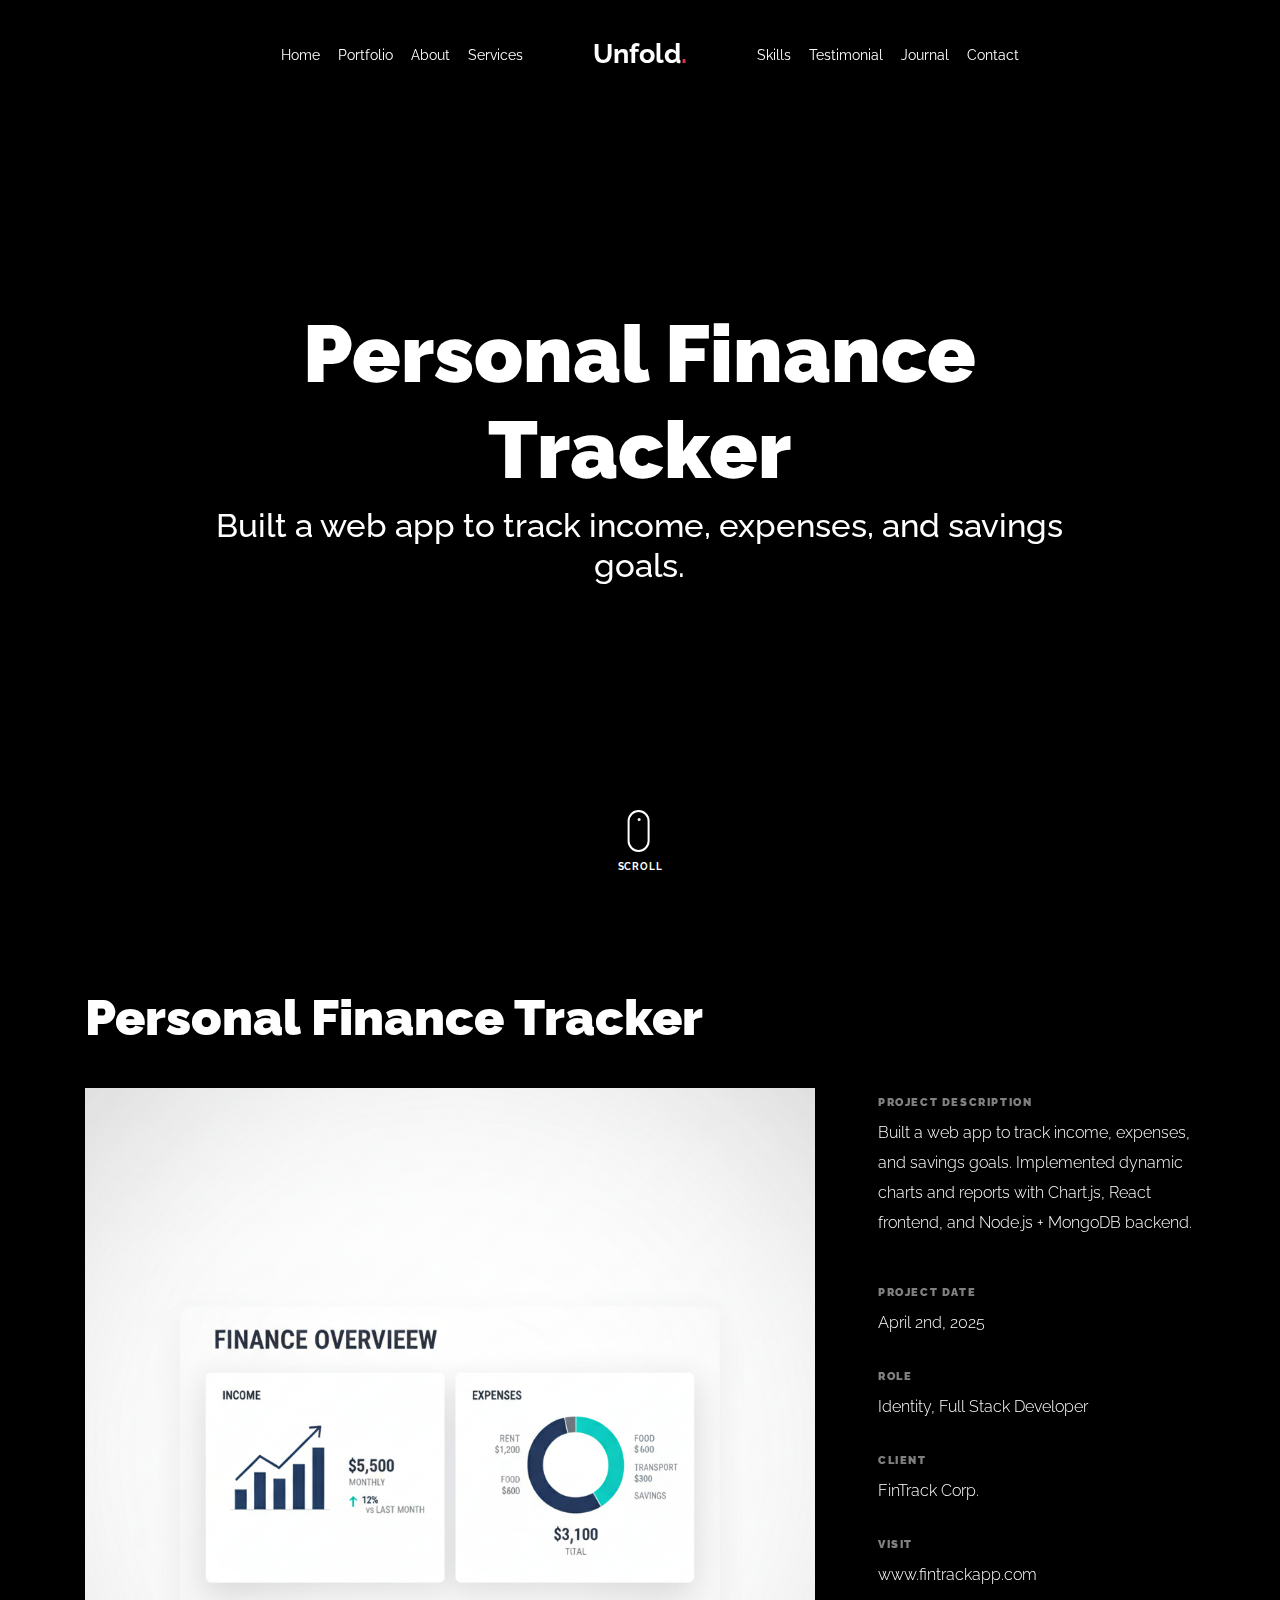
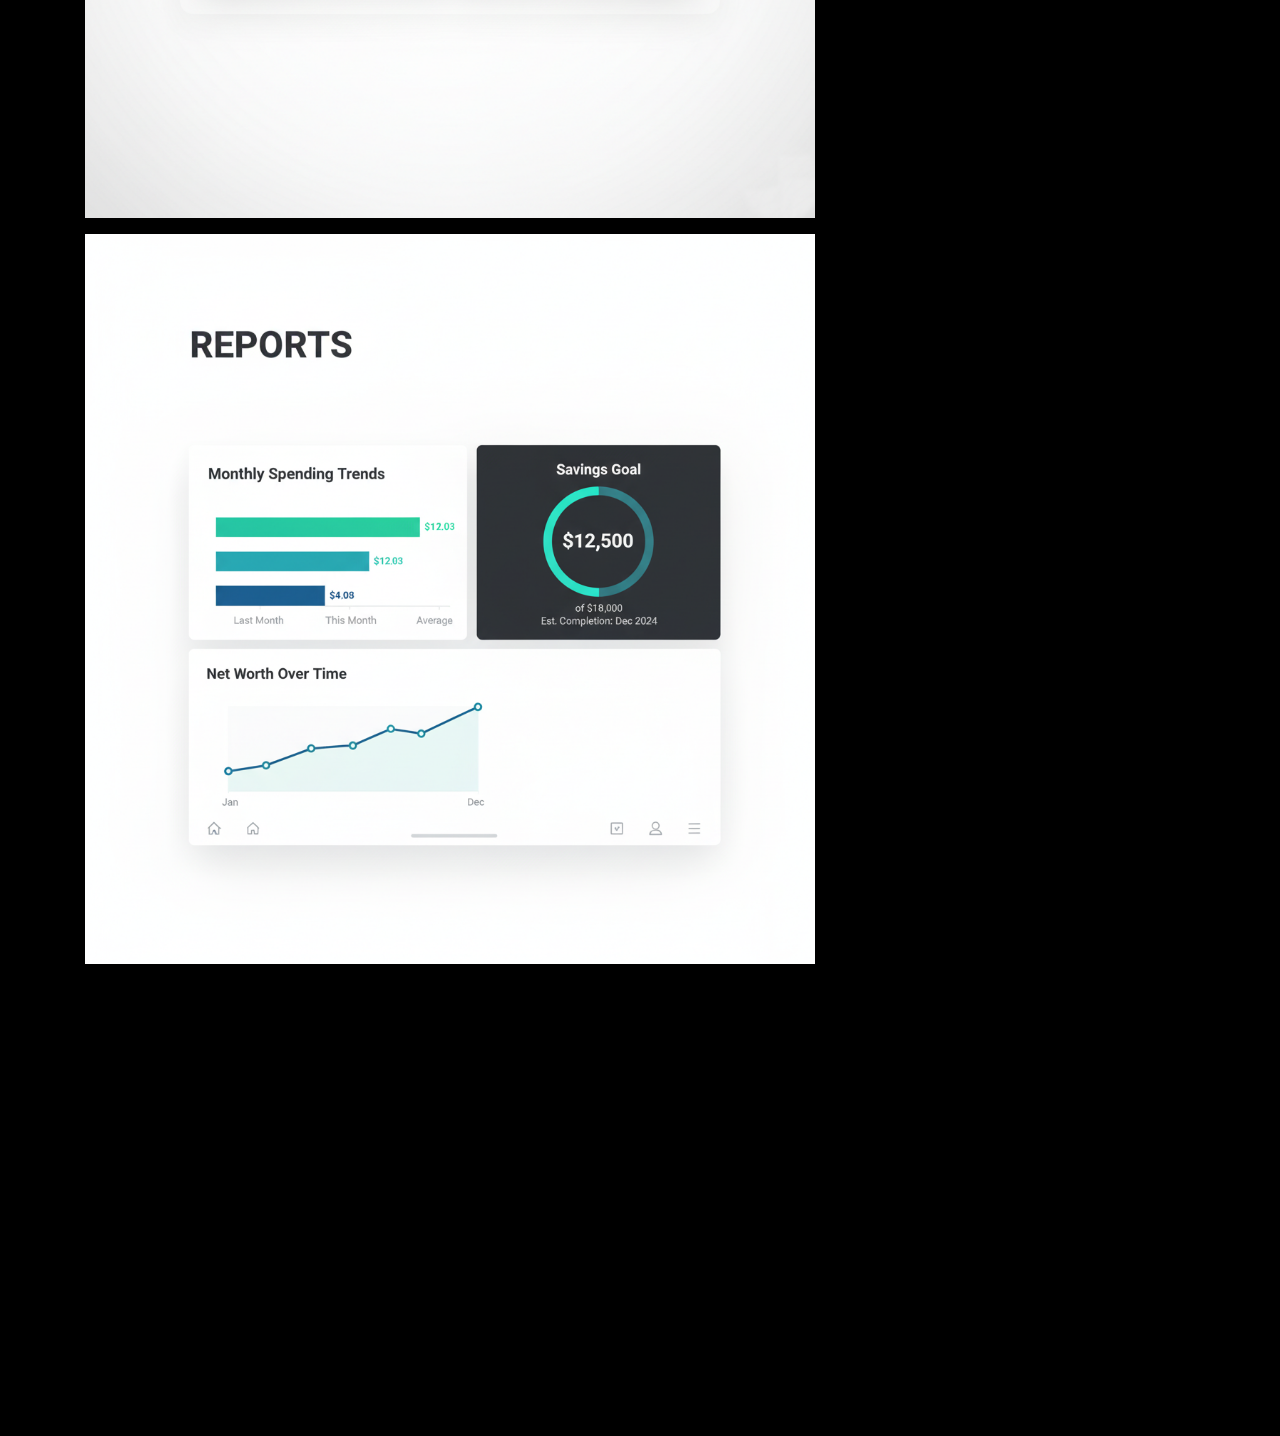
<file: portfolio-single-5.html>
<!DOCTYPE html>
<html lang="en">
  <head>
    <title>Unfold &mdash; A onepage portfolio HTML template by Colorlib</title>
    <meta charset="utf-8" />
    <meta
      name="viewport"
      content="width=device-width, initial-scale=1, shrink-to-fit=no"
    />

    <meta name="description" content="" />
    <meta name="keywords" content="html, css, javascript, jquery" />
    <meta name="author" content="" />

    <link rel="stylesheet" href="css/vendor/icomoon/style.css" />
    <link rel="stylesheet" href="css/vendor/owl.carousel.min.css" />
    <link rel="stylesheet" href="css/vendor/aos.css" />
    <link rel="stylesheet" href="css/vendor/animate.min.css" />
    <link rel="stylesheet" href="css/vendor/bootstrap.min.css" />
    <link rel="stylesheet" href="css/vendor/jquery.fancybox.min.css" />

    <!-- Theme Style -->
    <link rel="stylesheet" href="css/style.css" />
  </head>

  <body data-spy="scroll" data-target=".site-nav-target" data-offset="200">
    <nav class="unslate_co--site-mobile-menu">
      <div class="close-wrap d-flex">
        <a href="#" class="d-flex ml-auto js-menu-toggle">
          <span class="close-label">Close</span>
          <div class="close-times">
            <span class="bar1"></span>
            <span class="bar2"></span>
          </div>
        </a>
      </div>
      <div class="site-mobile-inner"></div>
    </nav>

    <div class="unslate_co--site-wrap">
      <div class="unslate_co--site-inner">
        <nav class="unslate_co--site-nav site-nav-target">
          <div class="container">
            <div
              class="row align-items-center justify-content-between text-left"
            >
              <div class="col-md-5 text-right">
                <ul
                  class="site-nav-ul js-clone-nav text-left d-none d-lg-inline-block"
                >
                  <li class="has-children">
                    <a href="index.html#home-section" class="nav-link">Home</a>
                    <ul class="dropdown">
                      <li>
                        <a href="index.html">Hero Image BG</a>
                      </li>
                      <li>
                        <a href="index-video.html">Video BG</a>
                      </li>
                      <li>
                        <a href="index-hero-slider.html">Hero Slider</a>
                      </li>
                      <li>
                        <a href="index-sidebar-menu.html">Sidebar Menu</a>
                      </li>
                      <li>
                        <a href="index-right-menu.html">Right Menu</a>
                      </li>
                    </ul>
                  </li>
                  <li>
                    <a href="index.html#portfolio-section" class="nav-link"
                      >Portfolio</a
                    >
                  </li>
                  <li>
                    <a href="index.html#about-section" class="nav-link"
                      >About</a
                    >
                  </li>
                  <li>
                    <a href="index.html#services-section" class="nav-link"
                      >Services</a
                    >
                  </li>
                </ul>
              </div>
              <div class="site-logo pos-absolute">
                <a href="index.html" class="unslate_co--site-logo"
                  >Unfold<span>.</span></a
                >
              </div>
              <div class="col-md-5 text-right text-lg-left">
                <ul
                  class="site-nav-ul js-clone-nav text-left d-none d-lg-inline-block"
                >
                  <li>
                    <a href="index.html#skills-section" class="nav-link"
                      >Skills</a
                    >
                  </li>
                  <li>
                    <a href="index.html#testimonial-section" class="nav-link"
                      >Testimonial</a
                    >
                  </li>
                  <li>
                    <a href="index.html#journal-section" class="nav-link"
                      >Journal</a
                    >
                  </li>
                  <li>
                    <a href="index.html#contact-section" class="nav-link"
                      >Contact</a
                    >
                  </li>
                </ul>

                <ul
                  class="site-nav-ul-none-onepage text-right d-inline-block d-lg-none"
                >
                  <li><a href="#" class="js-menu-toggle">Menu</a></li>
                </ul>
              </div>
            </div>
          </div>
        </nav>
        <!-- END nav -->

        <div class="cover-v1 gradient-bottom-black jarallax">
          <div class="container">
            <div class="row align-items-center">
              <div class="col-md-10 mx-auto text-center">
                <h1 class="heading" data-aos="fade-up">
                  Personal Finance Tracker
                </h1>
                <h2 class="subheading" data-aos="fade-up" data-aos-delay="100">
                  Built a web app to track income, expenses, and savings goals.
                </h2>
              </div>
            </div>
          </div>

          <!-- dov -->
          <a href="#portfolio-single-section" class="mouse-wrap smoothscroll">
            <span class="mouse">
              <span class="scroll"></span>
            </span>
            <span class="mouse-label">Scroll</span>
          </a>
        </div>
        <!-- END .cover-v1 -->

        <div class="container">
          <div
            class="portfolio-single-wrap unslate_co--section"
            id="portfolio-single-section"
          >
            <div class="portfolio-single-inner">
              <h2 class="heading-portfolio-single-h2">
                Personal Finance Tracker&nbsp;
              </h2>

              <div class="row justify-content-between align-items-stretch">
                <div class="col-lg-8">
                  <p>
                    <a href="images/work_5_a_full.png" data-fancybox="gal"
                      ><img
                        src="images/work_5_a_full.png"
                        alt="Image"
                        class="img-fluid"
                    /></a>
                  </p>
                  <p>
                    <a href="images/work_5_full.png" data-fancybox="gal"
                      ><img
                        src="images/work_5_full.png"
                        alt="Image"
                        class="img-fluid"
                    /></a>
                  </p>
                </div>
                <div class="col-lg-4 pl-lg-5">
                  <div class="unslate_co--sticky">
                    <div class="row">
                      <div class="col-md-12 mb-4">
                        <div class="detail-v1">
                          <span class="detail-label">Project Description</span>
                          <p>
                            Built a web app to track income, expenses, and
                            savings goals. Implemented dynamic charts and
                            reports with Chart.js, React frontend, and Node.js +
                            MongoDB backend.
                          </p>
                        </div>
                      </div>

                      <div class="col-md-12 mb-4">
                        <div class="detail-v1">
                          <span class="detail-label">Project Date</span>
                          <span class="detail-val">April 2nd, 2025</span>
                        </div>
                      </div>
                      <div class="col-md-12 mb-4">
                        <div class="detail-v1">
                          <span class="detail-label">Role</span>
                          <span class="detail-val"
                            ><a href="#">Identity</a>,
                            <a href="#">Full Stack Developer</a></span
                          >
                        </div>
                      </div>
                      <div class="col-md-12 mb-4">
                        <div class="detail-v1">
                          <span class="detail-label">Client</span>
                          <span class="detail-val">FinTrack Corp.</span>
                        </div>
                      </div>
                      <div class="col-md-12 mb-4">
                        <div class="detail-v1">
                          <span class="detail-label">Visit</span>
                          <span class="detail-val"
                            ><a
                              href="http://www.fintrackapp.com"
                              target="_blank"
                              >www.fintrackapp.com</a
                            ></span
                          >
                        </div>
                      </div>
                    </div>
                  </div>
                </div>
              </div>
            </div>
          </div>
        </div>
      </div>

      <footer class="unslate_co--footer unslate_co--section">
        <div class="container">
          <div class="row justify-content-center">
            <div class="col-md-7">
              <div class="footer-site-logo">
                <a href="#">Unfold<span>.</span></a>
              </div>

              <ul class="footer-site-social">
                <li><a href="#">Facebook</a></li>
                <li><a href="#">Twitter</a></li>
                <li><a href="#">Instagram</a></li>
                <li><a href="#">Dribbble</a></li>
                <li><a href="#">Behance</a></li>
              </ul>

              <p class="site-copyright">
                <!-- Link back to Colorlib can't be removed. Template is licensed under CC BY 3.0. -->
                Copyright &copy;
                <script>
                  document.write(new Date().getFullYear());
                </script>
                All rights reserved | This template is made with
                <i class="icon-heart" aria-hidden="true"></i> by
                <a href="https://colorlib.com" target="_blank">Colorlib</a>
                <!-- Link back to Colorlib can't be removed. Template is licensed under CC BY 3.0. -->
              </p>
            </div>
          </div>
        </div>
      </footer>
    </div>

    <!-- Loader -->
    <div id="unslate_co--overlayer"></div>
    <div class="site-loader-wrap">
      <div class="site-loader"></div>
    </div>

    <script src="js/scripts-dist.js"></script>
    <script src="js/main.js"></script>
  </body>
</html>
</file>
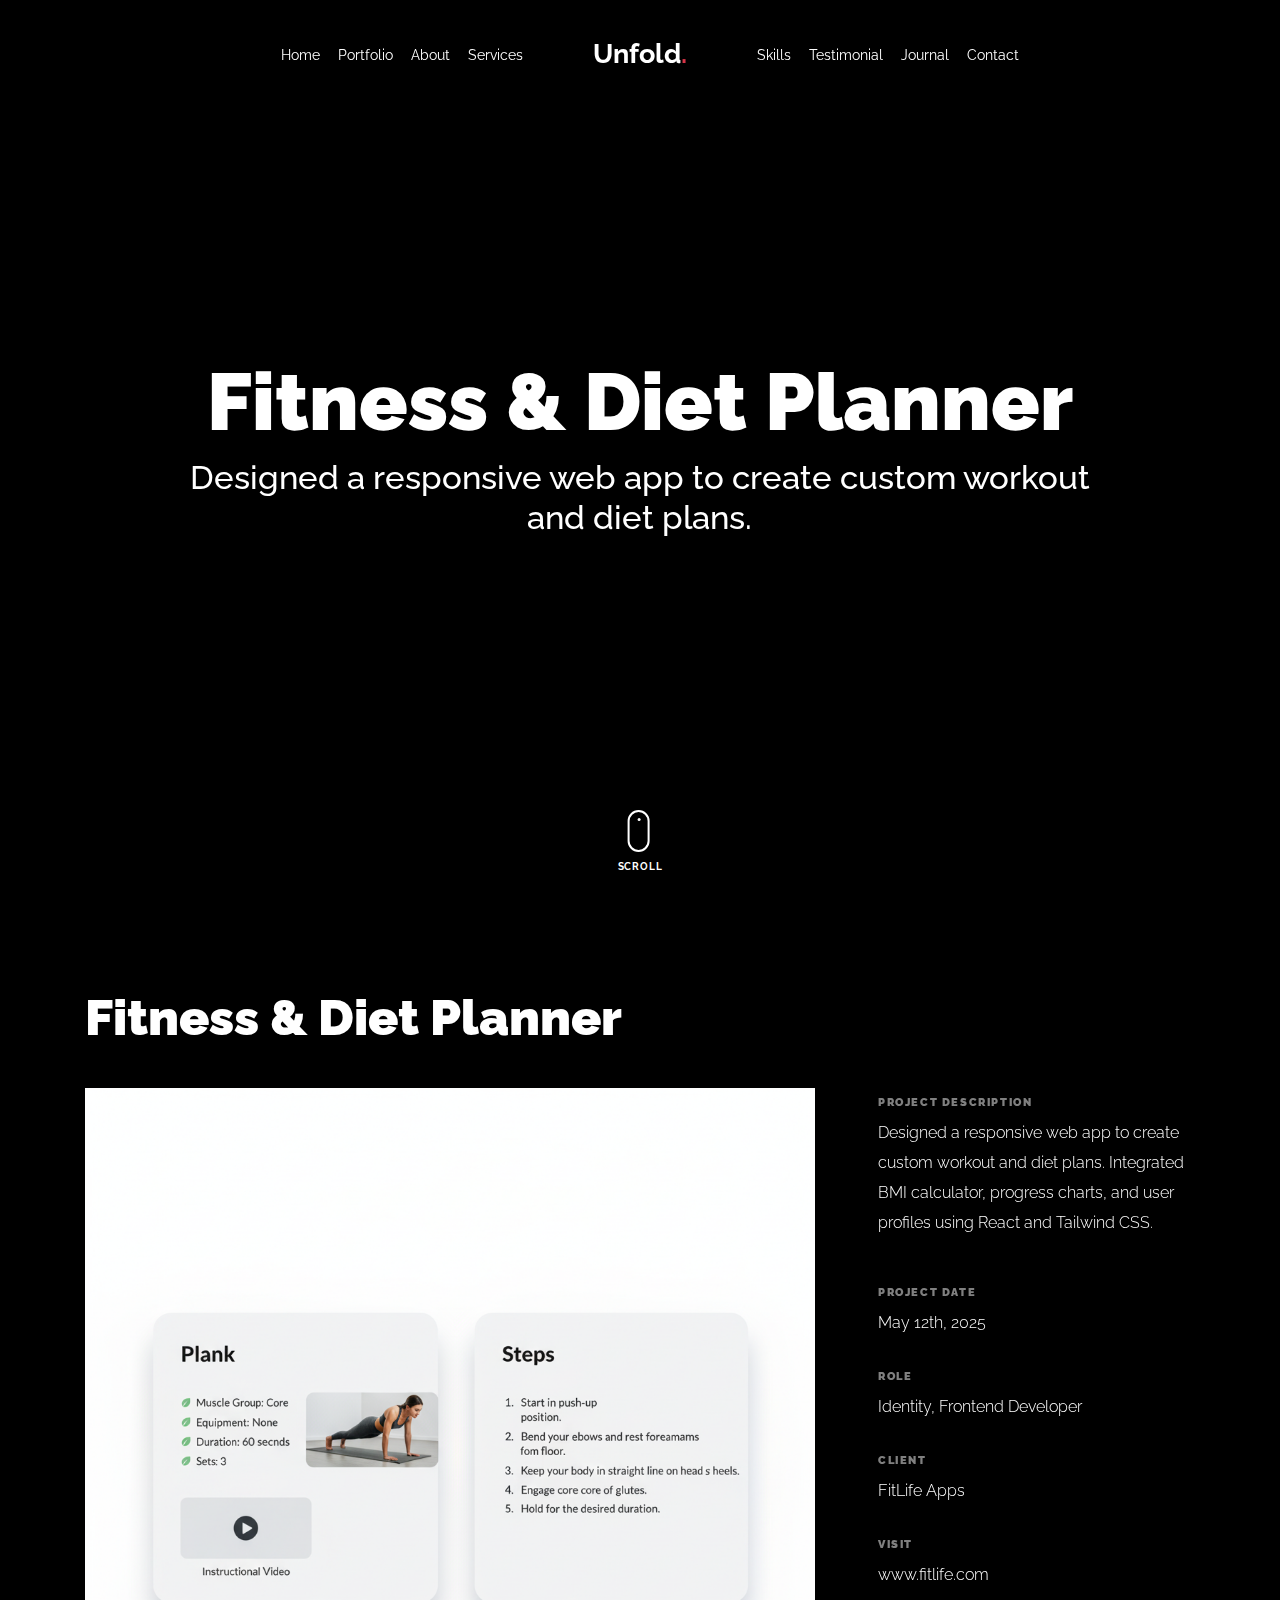
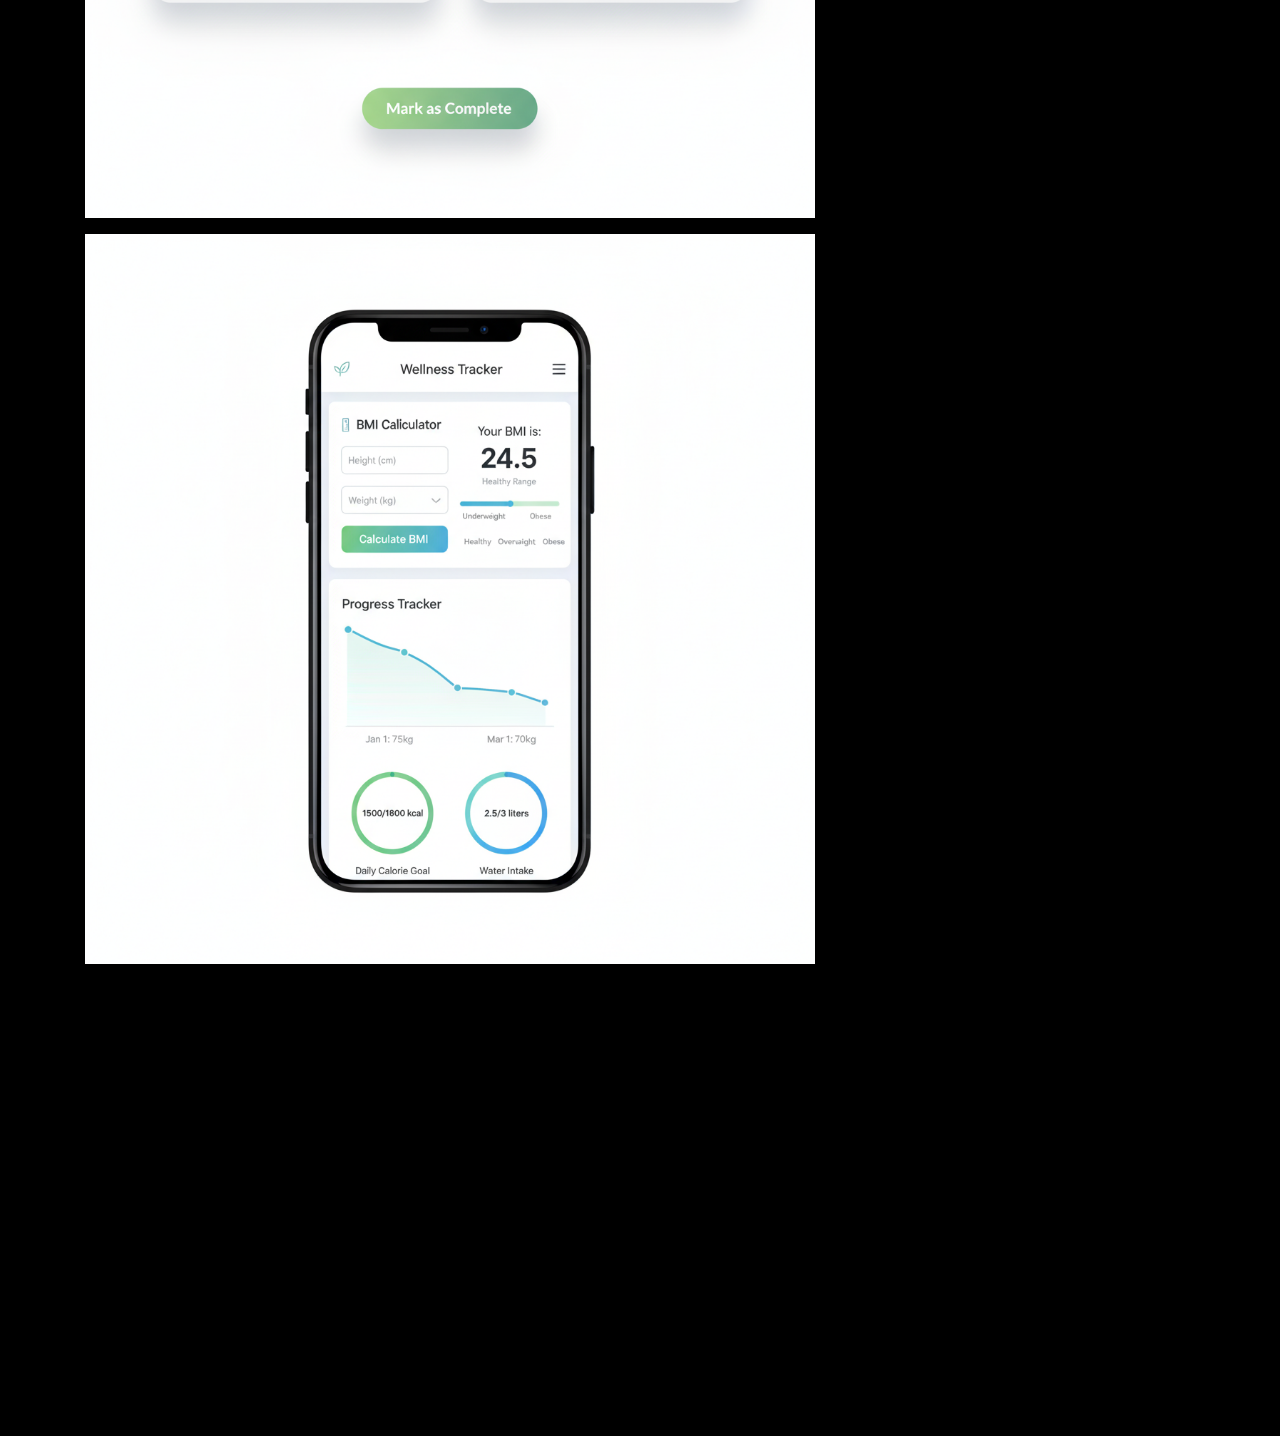
<file: portfolio-single-6.html>
<!DOCTYPE html>
<html lang="en">
  <head>
    <title>Unfold &mdash; A onepage portfolio HTML template by Colorlib</title>
    <meta charset="utf-8" />
    <meta
      name="viewport"
      content="width=device-width, initial-scale=1, shrink-to-fit=no"
    />

    <meta name="description" content="" />
    <meta name="keywords" content="html, css, javascript, jquery" />
    <meta name="author" content="" />

    <link rel="stylesheet" href="css/vendor/icomoon/style.css" />
    <link rel="stylesheet" href="css/vendor/owl.carousel.min.css" />
    <link rel="stylesheet" href="css/vendor/aos.css" />
    <link rel="stylesheet" href="css/vendor/animate.min.css" />
    <link rel="stylesheet" href="css/vendor/bootstrap.min.css" />
    <link rel="stylesheet" href="css/vendor/jquery.fancybox.min.css" />

    <!-- Theme Style -->
    <link rel="stylesheet" href="css/style.css" />
  </head>

  <body data-spy="scroll" data-target=".site-nav-target" data-offset="200">
    <nav class="unslate_co--site-mobile-menu">
      <div class="close-wrap d-flex">
        <a href="#" class="d-flex ml-auto js-menu-toggle">
          <span class="close-label">Close</span>
          <div class="close-times">
            <span class="bar1"></span>
            <span class="bar2"></span>
          </div>
        </a>
      </div>
      <div class="site-mobile-inner"></div>
    </nav>

    <div class="unslate_co--site-wrap">
      <div class="unslate_co--site-inner">
        <nav class="unslate_co--site-nav site-nav-target">
          <div class="container">
            <div
              class="row align-items-center justify-content-between text-left"
            >
              <div class="col-md-5 text-right">
                <ul
                  class="site-nav-ul js-clone-nav text-left d-none d-lg-inline-block"
                >
                  <li class="has-children">
                    <a href="index.html#home-section" class="nav-link">Home</a>
                    <ul class="dropdown">
                      <li>
                        <a href="index.html">Hero Image BG</a>
                      </li>
                      <li>
                        <a href="index-video.html">Video BG</a>
                      </li>
                      <li>
                        <a href="index-hero-slider.html">Hero Slider</a>
                      </li>
                      <li>
                        <a href="index-sidebar-menu.html">Sidebar Menu</a>
                      </li>
                      <li>
                        <a href="index-right-menu.html">Right Menu</a>
                      </li>
                    </ul>
                  </li>
                  <li>
                    <a href="index.html#portfolio-section" class="nav-link"
                      >Portfolio</a
                    >
                  </li>
                  <li>
                    <a href="index.html#about-section" class="nav-link"
                      >About</a
                    >
                  </li>
                  <li>
                    <a href="index.html#services-section" class="nav-link"
                      >Services</a
                    >
                  </li>
                </ul>
              </div>
              <div class="site-logo pos-absolute">
                <a href="index.html" class="unslate_co--site-logo"
                  >Unfold<span>.</span></a
                >
              </div>
              <div class="col-md-5 text-right text-lg-left">
                <ul
                  class="site-nav-ul js-clone-nav text-left d-none d-lg-inline-block"
                >
                  <li>
                    <a href="index.html#skills-section" class="nav-link"
                      >Skills</a
                    >
                  </li>
                  <li>
                    <a href="index.html#testimonial-section" class="nav-link"
                      >Testimonial</a
                    >
                  </li>
                  <li>
                    <a href="index.html#journal-section" class="nav-link"
                      >Journal</a
                    >
                  </li>
                  <li>
                    <a href="index.html#contact-section" class="nav-link"
                      >Contact</a
                    >
                  </li>
                </ul>

                <ul
                  class="site-nav-ul-none-onepage text-right d-inline-block d-lg-none"
                >
                  <li><a href="#" class="js-menu-toggle">Menu</a></li>
                </ul>
              </div>
            </div>
          </div>
        </nav>
        <!-- END nav -->

        <div class="cover-v1 gradient-bottom-black jarallax">
          <div class="container">
            <div class="row align-items-center">
              <div class="col-md-10 mx-auto text-center">
                <h1 class="heading" data-aos="fade-up">
                  Fitness & Diet Planner
                </h1>
                <h2 class="subheading" data-aos="fade-up" data-aos-delay="100">
                  Designed a responsive web app to create custom workout and
                  diet plans.
                </h2>
              </div>
            </div>
          </div>

          <!-- dov -->
          <a href="#portfolio-single-section" class="mouse-wrap smoothscroll">
            <span class="mouse">
              <span class="scroll"></span>
            </span>
            <span class="mouse-label">Scroll</span>
          </a>
        </div>
        <!-- END .cover-v1 -->

        <div class="container">
          <div
            class="portfolio-single-wrap unslate_co--section"
            id="portfolio-single-section"
          >
            <div class="portfolio-single-inner">
              <h2 class="heading-portfolio-single-h2">
                Fitness & Diet Planner&nbsp;
              </h2>

              <div class="row justify-content-between align-items-stretch">
                <div class="col-lg-8">
                  <p>
                    <a href="images/work_6_a_full.png" data-fancybox="gal"
                      ><img
                        src="images/work_6_a_full.png"
                        alt="Image"
                        class="img-fluid"
                    /></a>
                  </p>
                  <p>
                    <a href="images/work_6_full.png" data-fancybox="gal"
                      ><img
                        src="images/work_6_full.png"
                        alt="Image"
                        class="img-fluid"
                    /></a>
                  </p>
                </div>
                <div class="col-lg-4 pl-lg-5">
                  <div class="unslate_co--sticky">
                    <div class="row">
                      <div class="col-md-12 mb-4">
                        <div class="detail-v1">
                          <span class="detail-label">Project Description</span>
                          <p>
                            Designed a responsive web app to create custom
                            workout and diet plans. Integrated BMI calculator,
                            progress charts, and user profiles using React and
                            Tailwind CSS.
                          </p>
                        </div>
                      </div>

                      <div class="col-md-12 mb-4">
                        <div class="detail-v1">
                          <span class="detail-label">Project Date</span>
                          <span class="detail-val">May 12th, 2025</span>
                        </div>
                      </div>
                      <div class="col-md-12 mb-4">
                        <div class="detail-v1">
                          <span class="detail-label">Role</span>
                          <span class="detail-val"
                            ><a href="#">Identity</a>,
                            <a href="#">Frontend Developer</a></span
                          >
                        </div>
                      </div>
                      <div class="col-md-12 mb-4">
                        <div class="detail-v1">
                          <span class="detail-label">Client</span>
                          <span class="detail-val">FitLife Apps</span>
                        </div>
                      </div>
                      <div class="col-md-12 mb-4">
                        <div class="detail-v1">
                          <span class="detail-label">Visit</span>
                          <span class="detail-val"
                            ><a
                              href="http://www.fitlife.com"
                              target="_blank"
                              >www.fitlife.com</a
                            ></span
                          >
                        </div>
                      </div>
                    </div>
                  </div>
                </div>
              </div>
            </div>
          </div>
        </div>
      </div>

      <footer class="unslate_co--footer unslate_co--section">
        <div class="container">
          <div class="row justify-content-center">
            <div class="col-md-7">
              <div class="footer-site-logo">
                <a href="#">Unfold<span>.</span></a>
              </div>

              <ul class="footer-site-social">
                <li><a href="#">Facebook</a></li>
                <li><a href="#">Twitter</a></li>
                <li><a href="#">Instagram</a></li>
                <li><a href="#">Dribbble</a></li>
                <li><a href="#">Behance</a></li>
              </ul>

              <p class="site-copyright">
                <!-- Link back to Colorlib can't be removed. Template is licensed under CC BY 3.0. -->
                Copyright &copy;
                <script>
                  document.write(new Date().getFullYear());
                </script>
                All rights reserved | This template is made with
                <i class="icon-heart" aria-hidden="true"></i> by
                <a href="https://colorlib.com" target="_blank">Colorlib</a>
                <!-- Link back to Colorlib can't be removed. Template is licensed under CC BY 3.0. -->
              </p>
            </div>
          </div>
        </div>
      </footer>
    </div>

    <!-- Loader -->
    <div id="unslate_co--overlayer"></div>
    <div class="site-loader-wrap">
      <div class="site-loader"></div>
    </div>

    <script src="js/scripts-dist.js"></script>
    <script src="js/main.js"></script>
  </body>
</html>
</file>
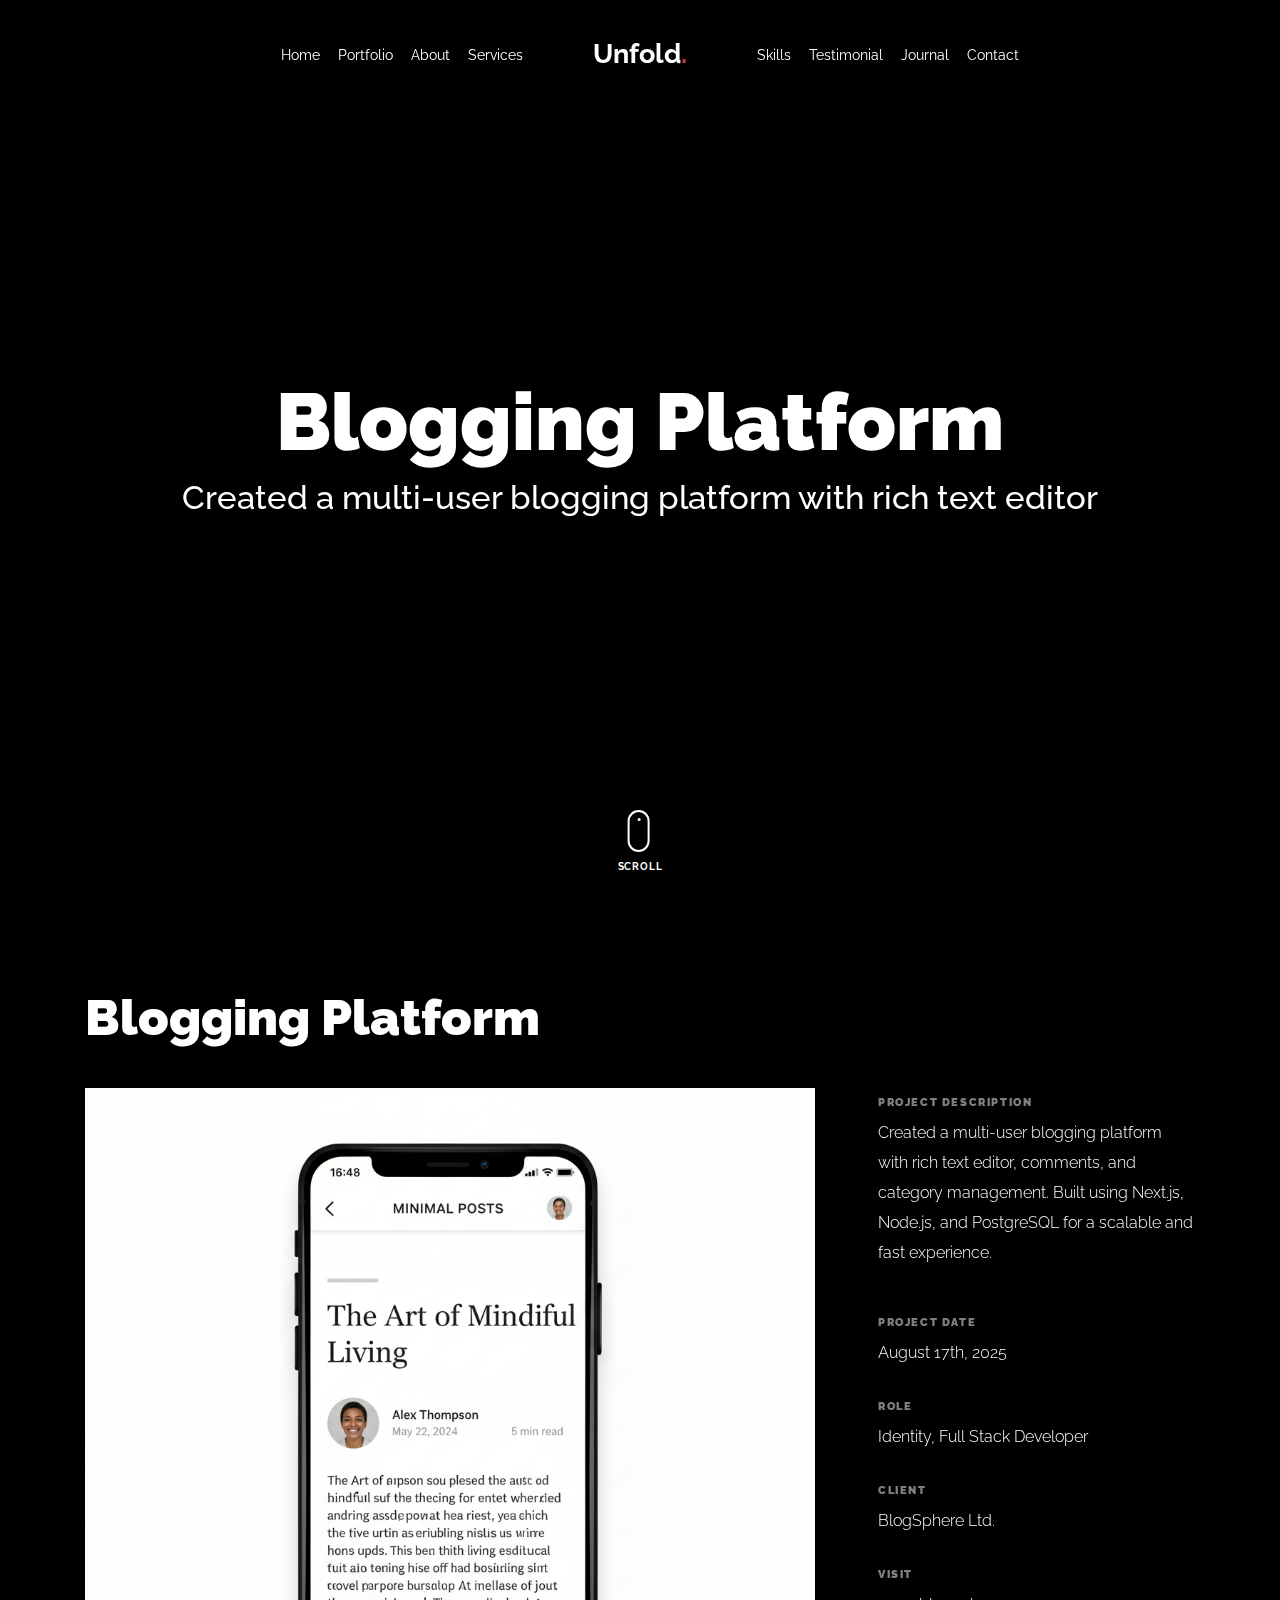
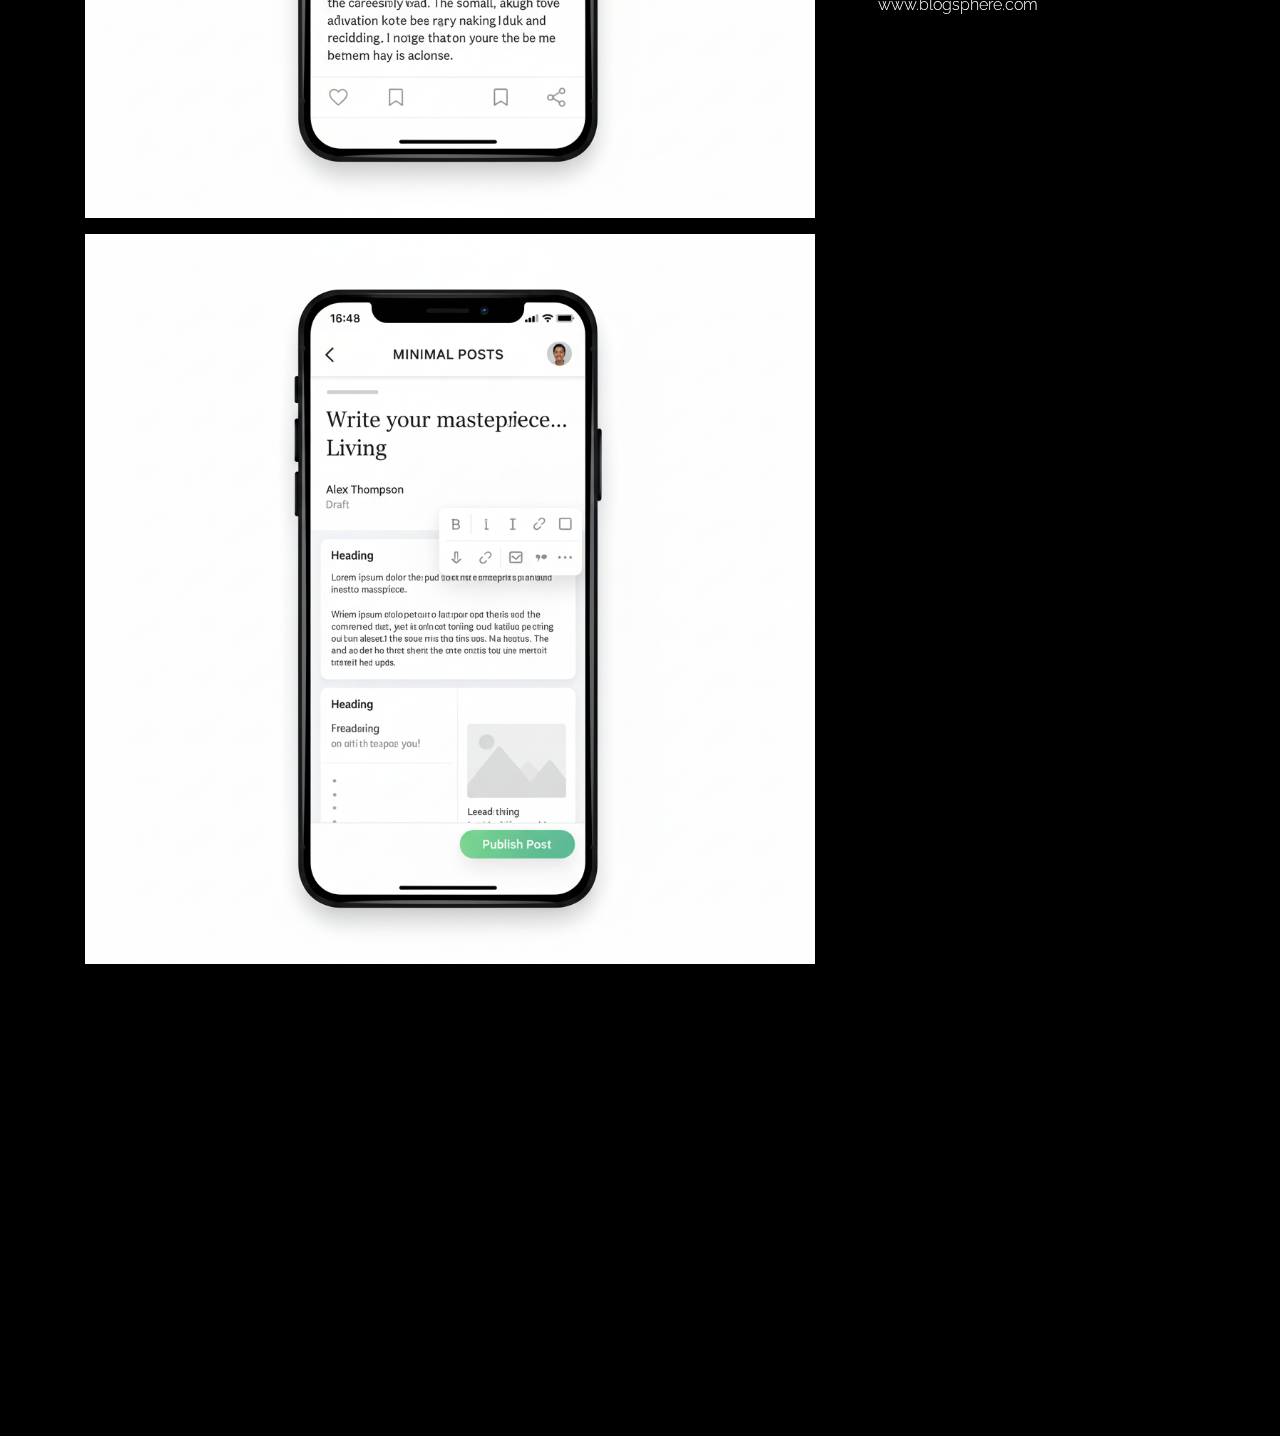
<file: portfolio-single-7.html>
<!DOCTYPE html>
<html lang="en">
  <head>
    <title>Unfold &mdash; A onepage portfolio HTML template by Colorlib</title>
    <meta charset="utf-8" />
    <meta
      name="viewport"
      content="width=device-width, initial-scale=1, shrink-to-fit=no"
    />

    <meta name="description" content="" />
    <meta name="keywords" content="html, css, javascript, jquery" />
    <meta name="author" content="" />

    <link rel="stylesheet" href="css/vendor/icomoon/style.css" />
    <link rel="stylesheet" href="css/vendor/owl.carousel.min.css" />
    <link rel="stylesheet" href="css/vendor/aos.css" />
    <link rel="stylesheet" href="css/vendor/animate.min.css" />
    <link rel="stylesheet" href="css/vendor/bootstrap.min.css" />
    <link rel="stylesheet" href="css/vendor/jquery.fancybox.min.css" />

    <!-- Theme Style -->
    <link rel="stylesheet" href="css/style.css" />
  </head>

  <body data-spy="scroll" data-target=".site-nav-target" data-offset="200">
    <nav class="unslate_co--site-mobile-menu">
      <div class="close-wrap d-flex">
        <a href="#" class="d-flex ml-auto js-menu-toggle">
          <span class="close-label">Close</span>
          <div class="close-times">
            <span class="bar1"></span>
            <span class="bar2"></span>
          </div>
        </a>
      </div>
      <div class="site-mobile-inner"></div>
    </nav>

    <div class="unslate_co--site-wrap">
      <div class="unslate_co--site-inner">
        <nav class="unslate_co--site-nav site-nav-target">
          <div class="container">
            <div
              class="row align-items-center justify-content-between text-left"
            >
              <div class="col-md-5 text-right">
                <ul
                  class="site-nav-ul js-clone-nav text-left d-none d-lg-inline-block"
                >
                  <li class="has-children">
                    <a href="index.html#home-section" class="nav-link">Home</a>
                    <ul class="dropdown">
                      <li>
                        <a href="index.html">Hero Image BG</a>
                      </li>
                      <li>
                        <a href="index-video.html">Video BG</a>
                      </li>
                      <li>
                        <a href="index-hero-slider.html">Hero Slider</a>
                      </li>
                      <li>
                        <a href="index-sidebar-menu.html">Sidebar Menu</a>
                      </li>
                      <li>
                        <a href="index-right-menu.html">Right Menu</a>
                      </li>
                    </ul>
                  </li>
                  <li>
                    <a href="index.html#portfolio-section" class="nav-link"
                      >Portfolio</a
                    >
                  </li>
                  <li>
                    <a href="index.html#about-section" class="nav-link"
                      >About</a
                    >
                  </li>
                  <li>
                    <a href="index.html#services-section" class="nav-link"
                      >Services</a
                    >
                  </li>
                </ul>
              </div>
              <div class="site-logo pos-absolute">
                <a href="index.html" class="unslate_co--site-logo"
                  >Unfold<span>.</span></a
                >
              </div>
              <div class="col-md-5 text-right text-lg-left">
                <ul
                  class="site-nav-ul js-clone-nav text-left d-none d-lg-inline-block"
                >
                  <li>
                    <a href="index.html#skills-section" class="nav-link"
                      >Skills</a
                    >
                  </li>
                  <li>
                    <a href="index.html#testimonial-section" class="nav-link"
                      >Testimonial</a
                    >
                  </li>
                  <li>
                    <a href="index.html#journal-section" class="nav-link"
                      >Journal</a
                    >
                  </li>
                  <li>
                    <a href="index.html#contact-section" class="nav-link"
                      >Contact</a
                    >
                  </li>
                </ul>

                <ul
                  class="site-nav-ul-none-onepage text-right d-inline-block d-lg-none"
                >
                  <li><a href="#" class="js-menu-toggle">Menu</a></li>
                </ul>
              </div>
            </div>
          </div>
        </nav>
        <!-- END nav -->

        <div class="cover-v1 gradient-bottom-black jarallax">
          <div class="container">
            <div class="row align-items-center">
              <div class="col-md-10 mx-auto text-center">
                <h1 class="heading" data-aos="fade-up">Blogging Platform</h1>
                <h2 class="subheading" data-aos="fade-up" data-aos-delay="100">
                  Created a multi-user blogging platform with rich text editor
                </h2>
              </div>
            </div>
          </div>

          <!-- dov -->
          <a href="#portfolio-single-section" class="mouse-wrap smoothscroll">
            <span class="mouse">
              <span class="scroll"></span>
            </span>
            <span class="mouse-label">Scroll</span>
          </a>
        </div>
        <!-- END .cover-v1 -->

        <div class="container">
          <div
            class="portfolio-single-wrap unslate_co--section"
            id="portfolio-single-section"
          >
            <div class="portfolio-single-inner">
              <h2 class="heading-portfolio-single-h2">Blogging Platform</h2>

              <div class="row justify-content-between align-items-stretch">
                <div class="col-lg-8">
                  <p>
                    <a href="images/work_7_full.png" data-fancybox="gal"
                      ><img
                        src="images/work_7_full.png"
                        alt="Image"
                        class="img-fluid"
                    /></a>
                  </p>
                  <p>
                    <a href="images/work_7_a_full.png" data-fancybox="gal"
                      ><img
                        src="images/work_7_a_full.png"
                        alt="Image"
                        class="img-fluid"
                    /></a>
                  </p>
                </div>
                <div class="col-lg-4 pl-lg-5">
                  <div class="unslate_co--sticky">
                    <div class="row">
                      <div class="col-md-12 mb-4">
                        <div class="detail-v1">
                          <span class="detail-label">Project Description</span>
                          <p>
                            Created a multi-user blogging platform with rich
                            text editor, comments, and category management.
                            Built using Next.js, Node.js, and PostgreSQL for a
                            scalable and fast experience.
                          </p>
                        </div>
                      </div>

                      <div class="col-md-12 mb-4">
                        <div class="detail-v1">
                          <span class="detail-label">Project Date</span>
                          <span class="detail-val">August 17th, 2025</span>
                        </div>
                      </div>
                      <div class="col-md-12 mb-4">
                        <div class="detail-v1">
                          <span class="detail-label">Role</span>
                          <span class="detail-val"
                            ><a href="#">Identity</a>,
                            <a href="#">Full Stack Developer</a></span
                          >
                        </div>
                      </div>
                      <div class="col-md-12 mb-4">
                        <div class="detail-v1">
                          <span class="detail-label">Client</span>
                          <span class="detail-val">BlogSphere Ltd.</span>
                        </div>
                      </div>
                      <div class="col-md-12 mb-4">
                        <div class="detail-v1">
                          <span class="detail-label">Visit</span>
                          <span class="detail-val"
                            ><a href="http://www.blogsphere.com" target="_blank"
                              >www.blogsphere.com</a
                            ></span
                          >
                        </div>
                      </div>
                    </div>
                  </div>
                </div>
              </div>
            </div>
          </div>
        </div>
      </div>

      <footer class="unslate_co--footer unslate_co--section">
        <div class="container">
          <div class="row justify-content-center">
            <div class="col-md-7">
              <div class="footer-site-logo">
                <a href="#">Unfold<span>.</span></a>
              </div>

              <ul class="footer-site-social">
                <li><a href="#">Facebook</a></li>
                <li><a href="#">Twitter</a></li>
                <li><a href="#">Instagram</a></li>
                <li><a href="#">Dribbble</a></li>
                <li><a href="#">Behance</a></li>
              </ul>

              <p class="site-copyright">
                <!-- Link back to Colorlib can't be removed. Template is licensed under CC BY 3.0. -->
                Copyright &copy;
                <script>
                  document.write(new Date().getFullYear());
                </script>
                All rights reserved | This template is made with
                <i class="icon-heart" aria-hidden="true"></i> by
                <a href="https://colorlib.com" target="_blank">Colorlib</a>
                <!-- Link back to Colorlib can't be removed. Template is licensed under CC BY 3.0. -->
              </p>
            </div>
          </div>
        </div>
      </footer>
    </div>

    <!-- Loader -->
    <div id="unslate_co--overlayer"></div>
    <div class="site-loader-wrap">
      <div class="site-loader"></div>
    </div>

    <script src="js/scripts-dist.js"></script>
    <script src="js/main.js"></script>
  </body>
</html>
</file>
<file: css/vendor/icomoon/style.css>
@font-face {
  font-family: 'icomoon';
  src:  url('fonts/icomoon.eot?10si43');
  src:  url('fonts/icomoon.eot?10si43#iefix') format('embedded-opentype'),
    url('fonts/icomoon.ttf?10si43') format('truetype'),
    url('fonts/icomoon.woff?10si43') format('woff'),
    url('fonts/icomoon.svg?10si43#icomoon') format('svg');
  font-weight: normal;
  font-style: normal;
}

[class^="icon-"], [class*=" icon-"] {
  /* use !important to prevent issues with browser extensions that change fonts */
  font-family: 'icomoon' !important;
  speak: none;
  font-style: normal;
  font-weight: normal;
  font-variant: normal;
  text-transform: none;
  line-height: 1;

  /* Better Font Rendering =========== */
  -webkit-font-smoothing: antialiased;
  -moz-osx-font-smoothing: grayscale;
}

.icon-asterisk:before {
  content: "\f069";
}
.icon-plus:before {
  content: "\f067";
}
.icon-question:before {
  content: "\f128";
}
.icon-minus:before {
  content: "\f068";
}
.icon-glass:before {
  content: "\f000";
}
.icon-music:before {
  content: "\f001";
}
.icon-search:before {
  content: "\f002";
}
.icon-envelope-o:before {
  content: "\f003";
}
.icon-heart:before {
  content: "\f004";
}
.icon-star:before {
  content: "\f005";
}
.icon-star-o:before {
  content: "\f006";
}
.icon-user:before {
  content: "\f007";
}
.icon-film:before {
  content: "\f008";
}
.icon-th-large:before {
  content: "\f009";
}
.icon-th:before {
  content: "\f00a";
}
.icon-th-list:before {
  content: "\f00b";
}
.icon-check:before {
  content: "\f00c";
}
.icon-close:before {
  content: "\f00d";
}
.icon-remove:before {
  content: "\f00d";
}
.icon-times:before {
  content: "\f00d";
}
.icon-search-plus:before {
  content: "\f00e";
}
.icon-search-minus:before {
  content: "\f010";
}
.icon-power-off:before {
  content: "\f011";
}
.icon-signal:before {
  content: "\f012";
}
.icon-cog:before {
  content: "\f013";
}
.icon-gear:before {
  content: "\f013";
}
.icon-trash-o:before {
  content: "\f014";
}
.icon-home:before {
  content: "\f015";
}
.icon-file-o:before {
  content: "\f016";
}
.icon-clock-o:before {
  content: "\f017";
}
.icon-road:before {
  content: "\f018";
}
.icon-download:before {
  content: "\f019";
}
.icon-arrow-circle-o-down:before {
  content: "\f01a";
}
.icon-arrow-circle-o-up:before {
  content: "\f01b";
}
.icon-inbox:before {
  content: "\f01c";
}
.icon-play-circle-o:before {
  content: "\f01d";
}
.icon-repeat:before {
  content: "\f01e";
}
.icon-rotate-right:before {
  content: "\f01e";
}
.icon-refresh:before {
  content: "\f021";
}
.icon-list-alt:before {
  content: "\f022";
}
.icon-lock:before {
  content: "\f023";
}
.icon-flag:before {
  content: "\f024";
}
.icon-headphones:before {
  content: "\f025";
}
.icon-volume-off:before {
  content: "\f026";
}
.icon-volume-down:before {
  content: "\f027";
}
.icon-volume-up:before {
  content: "\f028";
}
.icon-qrcode:before {
  content: "\f029";
}
.icon-barcode:before {
  content: "\f02a";
}
.icon-tag:before {
  content: "\f02b";
}
.icon-tags:before {
  content: "\f02c";
}
.icon-book:before {
  content: "\f02d";
}
.icon-bookmark:before {
  content: "\f02e";
}
.icon-print:before {
  content: "\f02f";
}
.icon-camera:before {
  content: "\f030";
}
.icon-font:before {
  content: "\f031";
}
.icon-bold:before {
  content: "\f032";
}
.icon-italic:before {
  content: "\f033";
}
.icon-text-height:before {
  content: "\f034";
}
.icon-text-width:before {
  content: "\f035";
}
.icon-align-left:before {
  content: "\f036";
}
.icon-align-center:before {
  content: "\f037";
}
.icon-align-right:before {
  content: "\f038";
}
.icon-align-justify:before {
  content: "\f039";
}
.icon-list:before {
  content: "\f03a";
}
.icon-dedent:before {
  content: "\f03b";
}
.icon-outdent:before {
  content: "\f03b";
}
.icon-indent:before {
  content: "\f03c";
}
.icon-video-camera:before {
  content: "\f03d";
}
.icon-image:before {
  content: "\f03e";
}
.icon-photo:before {
  content: "\f03e";
}
.icon-picture-o:before {
  content: "\f03e";
}
.icon-pencil:before {
  content: "\f040";
}
.icon-map-marker:before {
  content: "\f041";
}
.icon-adjust:before {
  content: "\f042";
}
.icon-tint:before {
  content: "\f043";
}
.icon-edit:before {
  content: "\f044";
}
.icon-pencil-square-o:before {
  content: "\f044";
}
.icon-share-square-o:before {
  content: "\f045";
}
.icon-check-square-o:before {
  content: "\f046";
}
.icon-arrows:before {
  content: "\f047";
}
.icon-step-backward:before {
  content: "\f048";
}
.icon-fast-backward:before {
  content: "\f049";
}
.icon-backward:before {
  content: "\f04a";
}
.icon-play:before {
  content: "\f04b";
}
.icon-pause:before {
  content: "\f04c";
}
.icon-stop:before {
  content: "\f04d";
}
.icon-forward:before {
  content: "\f04e";
}
.icon-fast-forward:before {
  content: "\f050";
}
.icon-step-forward:before {
  content: "\f051";
}
.icon-eject:before {
  content: "\f052";
}
.icon-chevron-left:before {
  content: "\f053";
}
.icon-chevron-right:before {
  content: "\f054";
}
.icon-plus-circle:before {
  content: "\f055";
}
.icon-minus-circle:before {
  content: "\f056";
}
.icon-times-circle:before {
  content: "\f057";
}
.icon-check-circle:before {
  content: "\f058";
}
.icon-question-circle:before {
  content: "\f059";
}
.icon-info-circle:before {
  content: "\f05a";
}
.icon-crosshairs:before {
  content: "\f05b";
}
.icon-times-circle-o:before {
  content: "\f05c";
}
.icon-check-circle-o:before {
  content: "\f05d";
}
.icon-ban:before {
  content: "\f05e";
}
.icon-arrow-left:before {
  content: "\f060";
}
.icon-arrow-right:before {
  content: "\f061";
}
.icon-arrow-up:before {
  content: "\f062";
}
.icon-arrow-down:before {
  content: "\f063";
}
.icon-mail-forward:before {
  content: "\f064";
}
.icon-share:before {
  content: "\f064";
}
.icon-expand:before {
  content: "\f065";
}
.icon-compress:before {
  content: "\f066";
}
.icon-exclamation-circle:before {
  content: "\f06a";
}
.icon-gift:before {
  content: "\f06b";
}
.icon-leaf:before {
  content: "\f06c";
}
.icon-fire:before {
  content: "\f06d";
}
.icon-eye:before {
  content: "\f06e";
}
.icon-eye-slash:before {
  content: "\f070";
}
.icon-exclamation-triangle:before {
  content: "\f071";
}
.icon-warning:before {
  content: "\f071";
}
.icon-plane:before {
  content: "\f072";
}
.icon-calendar:before {
  content: "\f073";
}
.icon-random:before {
  content: "\f074";
}
.icon-comment:before {
  content: "\f075";
}
.icon-magnet:before {
  content: "\f076";
}
.icon-chevron-up:before {
  content: "\f077";
}
.icon-chevron-down:before {
  content: "\f078";
}
.icon-retweet:before {
  content: "\f079";
}
.icon-shopping-cart:before {
  content: "\f07a";
}
.icon-folder:before {
  content: "\f07b";
}
.icon-folder-open:before {
  content: "\f07c";
}
.icon-arrows-v:before {
  content: "\f07d";
}
.icon-arrows-h:before {
  content: "\f07e";
}
.icon-bar-chart:before {
  content: "\f080";
}
.icon-bar-chart-o:before {
  content: "\f080";
}
.icon-twitter-square:before {
  content: "\f081";
}
.icon-facebook-square:before {
  content: "\f082";
}
.icon-camera-retro:before {
  content: "\f083";
}
.icon-key:before {
  content: "\f084";
}
.icon-cogs:before {
  content: "\f085";
}
.icon-gears:before {
  content: "\f085";
}
.icon-comments:before {
  content: "\f086";
}
.icon-thumbs-o-up:before {
  content: "\f087";
}
.icon-thumbs-o-down:before {
  content: "\f088";
}
.icon-star-half:before {
  content: "\f089";
}
.icon-heart-o:before {
  content: "\f08a";
}
.icon-sign-out:before {
  content: "\f08b";
}
.icon-linkedin-square:before {
  content: "\f08c";
}
.icon-thumb-tack:before {
  content: "\f08d";
}
.icon-external-link:before {
  content: "\f08e";
}
.icon-sign-in:before {
  content: "\f090";
}
.icon-trophy:before {
  content: "\f091";
}
.icon-github-square:before {
  content: "\f092";
}
.icon-upload:before {
  content: "\f093";
}
.icon-lemon-o:before {
  content: "\f094";
}
.icon-phone:before {
  content: "\f095";
}
.icon-square-o:before {
  content: "\f096";
}
.icon-bookmark-o:before {
  content: "\f097";
}
.icon-phone-square:before {
  content: "\f098";
}
.icon-twitter:before {
  content: "\f099";
}
.icon-facebook:before {
  content: "\f09a";
}
.icon-facebook-f:before {
  content: "\f09a";
}
.icon-github:before {
  content: "\f09b";
}
.icon-unlock:before {
  content: "\f09c";
}
.icon-credit-card:before {
  content: "\f09d";
}
.icon-feed:before {
  content: "\f09e";
}
.icon-rss:before {
  content: "\f09e";
}
.icon-hdd-o:before {
  content: "\f0a0";
}
.icon-bullhorn:before {
  content: "\f0a1";
}
.icon-bell-o:before {
  content: "\f0a2";
}
.icon-certificate:before {
  content: "\f0a3";
}
.icon-hand-o-right:before {
  content: "\f0a4";
}
.icon-hand-o-left:before {
  content: "\f0a5";
}
.icon-hand-o-up:before {
  content: "\f0a6";
}
.icon-hand-o-down:before {
  content: "\f0a7";
}
.icon-arrow-circle-left:before {
  content: "\f0a8";
}
.icon-arrow-circle-right:before {
  content: "\f0a9";
}
.icon-arrow-circle-up:before {
  content: "\f0aa";
}
.icon-arrow-circle-down:before {
  content: "\f0ab";
}
.icon-globe:before {
  content: "\f0ac";
}
.icon-wrench:before {
  content: "\f0ad";
}
.icon-tasks:before {
  content: "\f0ae";
}
.icon-filter:before {
  content: "\f0b0";
}
.icon-briefcase:before {
  content: "\f0b1";
}
.icon-arrows-alt:before {
  content: "\f0b2";
}
.icon-group:before {
  content: "\f0c0";
}
.icon-users:before {
  content: "\f0c0";
}
.icon-chain:before {
  content: "\f0c1";
}
.icon-link:before {
  content: "\f0c1";
}
.icon-cloud:before {
  content: "\f0c2";
}
.icon-flask:before {
  content: "\f0c3";
}
.icon-cut:before {
  content: "\f0c4";
}
.icon-scissors:before {
  content: "\f0c4";
}
.icon-copy:before {
  content: "\f0c5";
}
.icon-files-o:before {
  content: "\f0c5";
}
.icon-paperclip:before {
  content: "\f0c6";
}
.icon-floppy-o:before {
  content: "\f0c7";
}
.icon-save:before {
  content: "\f0c7";
}
.icon-square:before {
  content: "\f0c8";
}
.icon-bars:before {
  content: "\f0c9";
}
.icon-navicon:before {
  content: "\f0c9";
}
.icon-reorder:before {
  content: "\f0c9";
}
.icon-list-ul:before {
  content: "\f0ca";
}
.icon-list-ol:before {
  content: "\f0cb";
}
.icon-strikethrough:before {
  content: "\f0cc";
}
.icon-underline:before {
  content: "\f0cd";
}
.icon-table:before {
  content: "\f0ce";
}
.icon-magic:before {
  content: "\f0d0";
}
.icon-truck:before {
  content: "\f0d1";
}
.icon-pinterest:before {
  content: "\f0d2";
}
.icon-pinterest-square:before {
  content: "\f0d3";
}
.icon-google-plus-square:before {
  content: "\f0d4";
}
.icon-google-plus:before {
  content: "\f0d5";
}
.icon-money:before {
  content: "\f0d6";
}
.icon-caret-down:before {
  content: "\f0d7";
}
.icon-caret-up:before {
  content: "\f0d8";
}
.icon-caret-left:before {
  content: "\f0d9";
}
.icon-caret-right:before {
  content: "\f0da";
}
.icon-columns:before {
  content: "\f0db";
}
.icon-sort:before {
  content: "\f0dc";
}
.icon-unsorted:before {
  content: "\f0dc";
}
.icon-sort-desc:before {
  content: "\f0dd";
}
.icon-sort-down:before {
  content: "\f0dd";
}
.icon-sort-asc:before {
  content: "\f0de";
}
.icon-sort-up:before {
  content: "\f0de";
}
.icon-envelope:before {
  content: "\f0e0";
}
.icon-linkedin:before {
  content: "\f0e1";
}
.icon-rotate-left:before {
  content: "\f0e2";
}
.icon-undo:before {
  content: "\f0e2";
}
.icon-gavel:before {
  content: "\f0e3";
}
.icon-legal:before {
  content: "\f0e3";
}
.icon-dashboard:before {
  content: "\f0e4";
}
.icon-tachometer:before {
  content: "\f0e4";
}
.icon-comment-o:before {
  content: "\f0e5";
}
.icon-comments-o:before {
  content: "\f0e6";
}
.icon-bolt:before {
  content: "\f0e7";
}
.icon-flash:before {
  content: "\f0e7";
}
.icon-sitemap:before {
  content: "\f0e8";
}
.icon-umbrella:before {
  content: "\f0e9";
}
.icon-clipboard:before {
  content: "\f0ea";
}
.icon-paste:before {
  content: "\f0ea";
}
.icon-lightbulb-o:before {
  content: "\f0eb";
}
.icon-exchange:before {
  content: "\f0ec";
}
.icon-cloud-download:before {
  content: "\f0ed";
}
.icon-cloud-upload:before {
  content: "\f0ee";
}
.icon-user-md:before {
  content: "\f0f0";
}
.icon-stethoscope:before {
  content: "\f0f1";
}
.icon-suitcase:before {
  content: "\f0f2";
}
.icon-bell:before {
  content: "\f0f3";
}
.icon-coffee:before {
  content: "\f0f4";
}
.icon-cutlery:before {
  content: "\f0f5";
}
.icon-file-text-o:before {
  content: "\f0f6";
}
.icon-building-o:before {
  content: "\f0f7";
}
.icon-hospital-o:before {
  content: "\f0f8";
}
.icon-ambulance:before {
  content: "\f0f9";
}
.icon-medkit:before {
  content: "\f0fa";
}
.icon-fighter-jet:before {
  content: "\f0fb";
}
.icon-beer:before {
  content: "\f0fc";
}
.icon-h-square:before {
  content: "\f0fd";
}
.icon-plus-square:before {
  content: "\f0fe";
}
.icon-angle-double-left:before {
  content: "\f100";
}
.icon-angle-double-right:before {
  content: "\f101";
}
.icon-angle-double-up:before {
  content: "\f102";
}
.icon-angle-double-down:before {
  content: "\f103";
}
.icon-angle-left:before {
  content: "\f104";
}
.icon-angle-right:before {
  content: "\f105";
}
.icon-angle-up:before {
  content: "\f106";
}
.icon-angle-down:before {
  content: "\f107";
}
.icon-desktop:before {
  content: "\f108";
}
.icon-laptop:before {
  content: "\f109";
}
.icon-tablet:before {
  content: "\f10a";
}
.icon-mobile:before {
  content: "\f10b";
}
.icon-mobile-phone:before {
  content: "\f10b";
}
.icon-circle-o:before {
  content: "\f10c";
}
.icon-quote-left:before {
  content: "\f10d";
}
.icon-quote-right:before {
  content: "\f10e";
}
.icon-spinner:before {
  content: "\f110";
}
.icon-circle:before {
  content: "\f111";
}
.icon-mail-reply:before {
  content: "\f112";
}
.icon-reply:before {
  content: "\f112";
}
.icon-github-alt:before {
  content: "\f113";
}
.icon-folder-o:before {
  content: "\f114";
}
.icon-folder-open-o:before {
  content: "\f115";
}
.icon-smile-o:before {
  content: "\f118";
}
.icon-frown-o:before {
  content: "\f119";
}
.icon-meh-o:before {
  content: "\f11a";
}
.icon-gamepad:before {
  content: "\f11b";
}
.icon-keyboard-o:before {
  content: "\f11c";
}
.icon-flag-o:before {
  content: "\f11d";
}
.icon-flag-checkered:before {
  content: "\f11e";
}
.icon-terminal:before {
  content: "\f120";
}
.icon-code:before {
  content: "\f121";
}
.icon-mail-reply-all:before {
  content: "\f122";
}
.icon-reply-all:before {
  content: "\f122";
}
.icon-star-half-empty:before {
  content: "\f123";
}
.icon-star-half-full:before {
  content: "\f123";
}
.icon-star-half-o:before {
  content: "\f123";
}
.icon-location-arrow:before {
  content: "\f124";
}
.icon-crop:before {
  content: "\f125";
}
.icon-code-fork:before {
  content: "\f126";
}
.icon-chain-broken:before {
  content: "\f127";
}
.icon-unlink:before {
  content: "\f127";
}
.icon-info:before {
  content: "\f129";
}
.icon-exclamation:before {
  content: "\f12a";
}
.icon-superscript:before {
  content: "\f12b";
}
.icon-subscript:before {
  content: "\f12c";
}
.icon-eraser:before {
  content: "\f12d";
}
.icon-puzzle-piece:before {
  content: "\f12e";
}
.icon-microphone:before {
  content: "\f130";
}
.icon-microphone-slash:before {
  content: "\f131";
}
.icon-shield:before {
  content: "\f132";
}
.icon-calendar-o:before {
  content: "\f133";
}
.icon-fire-extinguisher:before {
  content: "\f134";
}
.icon-rocket:before {
  content: "\f135";
}
.icon-maxcdn:before {
  content: "\f136";
}
.icon-chevron-circle-left:before {
  content: "\f137";
}
.icon-chevron-circle-right:before {
  content: "\f138";
}
.icon-chevron-circle-up:before {
  content: "\f139";
}
.icon-chevron-circle-down:before {
  content: "\f13a";
}
.icon-html5:before {
  content: "\f13b";
}
.icon-css3:before {
  content: "\f13c";
}
.icon-anchor:before {
  content: "\f13d";
}
.icon-unlock-alt:before {
  content: "\f13e";
}
.icon-bullseye:before {
  content: "\f140";
}
.icon-ellipsis-h:before {
  content: "\f141";
}
.icon-ellipsis-v:before {
  content: "\f142";
}
.icon-rss-square:before {
  content: "\f143";
}
.icon-play-circle:before {
  content: "\f144";
}
.icon-ticket:before {
  content: "\f145";
}
.icon-minus-square:before {
  content: "\f146";
}
.icon-minus-square-o:before {
  content: "\f147";
}
.icon-level-up:before {
  content: "\f148";
}
.icon-level-down:before {
  content: "\f149";
}
.icon-check-square:before {
  content: "\f14a";
}
.icon-pencil-square:before {
  content: "\f14b";
}
.icon-external-link-square:before {
  content: "\f14c";
}
.icon-share-square:before {
  content: "\f14d";
}
.icon-compass:before {
  content: "\f14e";
}
.icon-caret-square-o-down:before {
  content: "\f150";
}
.icon-toggle-down:before {
  content: "\f150";
}
.icon-caret-square-o-up:before {
  content: "\f151";
}
.icon-toggle-up:before {
  content: "\f151";
}
.icon-caret-square-o-right:before {
  content: "\f152";
}
.icon-toggle-right:before {
  content: "\f152";
}
.icon-eur:before {
  content: "\f153";
}
.icon-euro:before {
  content: "\f153";
}
.icon-gbp:before {
  content: "\f154";
}
.icon-dollar:before {
  content: "\f155";
}
.icon-usd:before {
  content: "\f155";
}
.icon-inr:before {
  content: "\f156";
}
.icon-rupee:before {
  content: "\f156";
}
.icon-cny:before {
  content: "\f157";
}
.icon-jpy:before {
  content: "\f157";
}
.icon-rmb:before {
  content: "\f157";
}
.icon-yen:before {
  content: "\f157";
}
.icon-rouble:before {
  content: "\f158";
}
.icon-rub:before {
  content: "\f158";
}
.icon-ruble:before {
  content: "\f158";
}
.icon-krw:before {
  content: "\f159";
}
.icon-won:before {
  content: "\f159";
}
.icon-bitcoin:before {
  content: "\f15a";
}
.icon-btc:before {
  content: "\f15a";
}
.icon-file:before {
  content: "\f15b";
}
.icon-file-text:before {
  content: "\f15c";
}
.icon-sort-alpha-asc:before {
  content: "\f15d";
}
.icon-sort-alpha-desc:before {
  content: "\f15e";
}
.icon-sort-amount-asc:before {
  content: "\f160";
}
.icon-sort-amount-desc:before {
  content: "\f161";
}
.icon-sort-numeric-asc:before {
  content: "\f162";
}
.icon-sort-numeric-desc:before {
  content: "\f163";
}
.icon-thumbs-up:before {
  content: "\f164";
}
.icon-thumbs-down:before {
  content: "\f165";
}
.icon-youtube-square:before {
  content: "\f166";
}
.icon-youtube:before {
  content: "\f167";
}
.icon-xing:before {
  content: "\f168";
}
.icon-xing-square:before {
  content: "\f169";
}
.icon-youtube-play:before {
  content: "\f16a";
}
.icon-dropbox:before {
  content: "\f16b";
}
.icon-stack-overflow:before {
  content: "\f16c";
}
.icon-instagram:before {
  content: "\f16d";
}
.icon-flickr:before {
  content: "\f16e";
}
.icon-adn:before {
  content: "\f170";
}
.icon-bitbucket:before {
  content: "\f171";
}
.icon-bitbucket-square:before {
  content: "\f172";
}
.icon-tumblr:before {
  content: "\f173";
}
.icon-tumblr-square:before {
  content: "\f174";
}
.icon-long-arrow-down:before {
  content: "\f175";
}
.icon-long-arrow-up:before {
  content: "\f176";
}
.icon-long-arrow-left:before {
  content: "\f177";
}
.icon-long-arrow-right:before {
  content: "\f178";
}
.icon-apple:before {
  content: "\f179";
}
.icon-windows:before {
  content: "\f17a";
}
.icon-android:before {
  content: "\f17b";
}
.icon-linux:before {
  content: "\f17c";
}
.icon-dribbble:before {
  content: "\f17d";
}
.icon-skype:before {
  content: "\f17e";
}
.icon-foursquare:before {
  content: "\f180";
}
.icon-trello:before {
  content: "\f181";
}
.icon-female:before {
  content: "\f182";
}
.icon-male:before {
  content: "\f183";
}
.icon-gittip:before {
  content: "\f184";
}
.icon-gratipay:before {
  content: "\f184";
}
.icon-sun-o:before {
  content: "\f185";
}
.icon-moon-o:before {
  content: "\f186";
}
.icon-archive:before {
  content: "\f187";
}
.icon-bug:before {
  content: "\f188";
}
.icon-vk:before {
  content: "\f189";
}
.icon-weibo:before {
  content: "\f18a";
}
.icon-renren:before {
  content: "\f18b";
}
.icon-pagelines:before {
  content: "\f18c";
}
.icon-stack-exchange:before {
  content: "\f18d";
}
.icon-arrow-circle-o-right:before {
  content: "\f18e";
}
.icon-arrow-circle-o-left:before {
  content: "\f190";
}
.icon-caret-square-o-left:before {
  content: "\f191";
}
.icon-toggle-left:before {
  content: "\f191";
}
.icon-dot-circle-o:before {
  content: "\f192";
}
.icon-wheelchair:before {
  content: "\f193";
}
.icon-vimeo-square:before {
  content: "\f194";
}
.icon-try:before {
  content: "\f195";
}
.icon-turkish-lira:before {
  content: "\f195";
}
.icon-plus-square-o:before {
  content: "\f196";
}
.icon-space-shuttle:before {
  content: "\f197";
}
.icon-slack:before {
  content: "\f198";
}
.icon-envelope-square:before {
  content: "\f199";
}
.icon-wordpress:before {
  content: "\f19a";
}
.icon-openid:before {
  content: "\f19b";
}
.icon-bank:before {
  content: "\f19c";
}
.icon-institution:before {
  content: "\f19c";
}
.icon-university:before {
  content: "\f19c";
}
.icon-graduation-cap:before {
  content: "\f19d";
}
.icon-mortar-board:before {
  content: "\f19d";
}
.icon-yahoo:before {
  content: "\f19e";
}
.icon-google:before {
  content: "\f1a0";
}
.icon-reddit:before {
  content: "\f1a1";
}
.icon-reddit-square:before {
  content: "\f1a2";
}
.icon-stumbleupon-circle:before {
  content: "\f1a3";
}
.icon-stumbleupon:before {
  content: "\f1a4";
}
.icon-delicious:before {
  content: "\f1a5";
}
.icon-digg:before {
  content: "\f1a6";
}
.icon-pied-piper-pp:before {
  content: "\f1a7";
}
.icon-pied-piper-alt:before {
  content: "\f1a8";
}
.icon-drupal:before {
  content: "\f1a9";
}
.icon-joomla:before {
  content: "\f1aa";
}
.icon-language:before {
  content: "\f1ab";
}
.icon-fax:before {
  content: "\f1ac";
}
.icon-building:before {
  content: "\f1ad";
}
.icon-child:before {
  content: "\f1ae";
}
.icon-paw:before {
  content: "\f1b0";
}
.icon-spoon:before {
  content: "\f1b1";
}
.icon-cube:before {
  content: "\f1b2";
}
.icon-cubes:before {
  content: "\f1b3";
}
.icon-behance:before {
  content: "\f1b4";
}
.icon-behance-square:before {
  content: "\f1b5";
}
.icon-steam:before {
  content: "\f1b6";
}
.icon-steam-square:before {
  content: "\f1b7";
}
.icon-recycle:before {
  content: "\f1b8";
}
.icon-automobile:before {
  content: "\f1b9";
}
.icon-car:before {
  content: "\f1b9";
}
.icon-cab:before {
  content: "\f1ba";
}
.icon-taxi:before {
  content: "\f1ba";
}
.icon-tree:before {
  content: "\f1bb";
}
.icon-spotify:before {
  content: "\f1bc";
}
.icon-deviantart:before {
  content: "\f1bd";
}
.icon-soundcloud:before {
  content: "\f1be";
}
.icon-database:before {
  content: "\f1c0";
}
.icon-file-pdf-o:before {
  content: "\f1c1";
}
.icon-file-word-o:before {
  content: "\f1c2";
}
.icon-file-excel-o:before {
  content: "\f1c3";
}
.icon-file-powerpoint-o:before {
  content: "\f1c4";
}
.icon-file-image-o:before {
  content: "\f1c5";
}
.icon-file-photo-o:before {
  content: "\f1c5";
}
.icon-file-picture-o:before {
  content: "\f1c5";
}
.icon-file-archive-o:before {
  content: "\f1c6";
}
.icon-file-zip-o:before {
  content: "\f1c6";
}
.icon-file-audio-o:before {
  content: "\f1c7";
}
.icon-file-sound-o:before {
  content: "\f1c7";
}
.icon-file-movie-o:before {
  content: "\f1c8";
}
.icon-file-video-o:before {
  content: "\f1c8";
}
.icon-file-code-o:before {
  content: "\f1c9";
}
.icon-vine:before {
  content: "\f1ca";
}
.icon-codepen:before {
  content: "\f1cb";
}
.icon-jsfiddle:before {
  content: "\f1cc";
}
.icon-life-bouy:before {
  content: "\f1cd";
}
.icon-life-buoy:before {
  content: "\f1cd";
}
.icon-life-ring:before {
  content: "\f1cd";
}
.icon-life-saver:before {
  content: "\f1cd";
}
.icon-support:before {
  content: "\f1cd";
}
.icon-circle-o-notch:before {
  content: "\f1ce";
}
.icon-ra:before {
  content: "\f1d0";
}
.icon-rebel:before {
  content: "\f1d0";
}
.icon-resistance:before {
  content: "\f1d0";
}
.icon-empire:before {
  content: "\f1d1";
}
.icon-ge:before {
  content: "\f1d1";
}
.icon-git-square:before {
  content: "\f1d2";
}
.icon-git:before {
  content: "\f1d3";
}
.icon-hacker-news:before {
  content: "\f1d4";
}
.icon-y-combinator-square:before {
  content: "\f1d4";
}
.icon-yc-square:before {
  content: "\f1d4";
}
.icon-tencent-weibo:before {
  content: "\f1d5";
}
.icon-qq:before {
  content: "\f1d6";
}
.icon-wechat:before {
  content: "\f1d7";
}
.icon-weixin:before {
  content: "\f1d7";
}
.icon-paper-plane:before {
  content: "\f1d8";
}
.icon-send:before {
  content: "\f1d8";
}
.icon-paper-plane-o:before {
  content: "\f1d9";
}
.icon-send-o:before {
  content: "\f1d9";
}
.icon-history:before {
  content: "\f1da";
}
.icon-circle-thin:before {
  content: "\f1db";
}
.icon-header:before {
  content: "\f1dc";
}
.icon-paragraph:before {
  content: "\f1dd";
}
.icon-sliders:before {
  content: "\f1de";
}
.icon-share-alt:before {
  content: "\f1e0";
}
.icon-share-alt-square:before {
  content: "\f1e1";
}
.icon-bomb:before {
  content: "\f1e2";
}
.icon-futbol-o:before {
  content: "\f1e3";
}
.icon-soccer-ball-o:before {
  content: "\f1e3";
}
.icon-tty:before {
  content: "\f1e4";
}
.icon-binoculars:before {
  content: "\f1e5";
}
.icon-plug:before {
  content: "\f1e6";
}
.icon-slideshare:before {
  content: "\f1e7";
}
.icon-twitch:before {
  content: "\f1e8";
}
.icon-yelp:before {
  content: "\f1e9";
}
.icon-newspaper-o:before {
  content: "\f1ea";
}
.icon-wifi:before {
  content: "\f1eb";
}
.icon-calculator:before {
  content: "\f1ec";
}
.icon-paypal:before {
  content: "\f1ed";
}
.icon-google-wallet:before {
  content: "\f1ee";
}
.icon-cc-visa:before {
  content: "\f1f0";
}
.icon-cc-mastercard:before {
  content: "\f1f1";
}
.icon-cc-discover:before {
  content: "\f1f2";
}
.icon-cc-amex:before {
  content: "\f1f3";
}
.icon-cc-paypal:before {
  content: "\f1f4";
}
.icon-cc-stripe:before {
  content: "\f1f5";
}
.icon-bell-slash:before {
  content: "\f1f6";
}
.icon-bell-slash-o:before {
  content: "\f1f7";
}
.icon-trash:before {
  content: "\f1f8";
}
.icon-copyright:before {
  content: "\f1f9";
}
.icon-at:before {
  content: "\f1fa";
}
.icon-eyedropper:before {
  content: "\f1fb";
}
.icon-paint-brush:before {
  content: "\f1fc";
}
.icon-birthday-cake:before {
  content: "\f1fd";
}
.icon-area-chart:before {
  content: "\f1fe";
}
.icon-pie-chart:before {
  content: "\f200";
}
.icon-line-chart:before {
  content: "\f201";
}
.icon-lastfm:before {
  content: "\f202";
}
.icon-lastfm-square:before {
  content: "\f203";
}
.icon-toggle-off:before {
  content: "\f204";
}
.icon-toggle-on:before {
  content: "\f205";
}
.icon-bicycle:before {
  content: "\f206";
}
.icon-bus:before {
  content: "\f207";
}
.icon-ioxhost:before {
  content: "\f208";
}
.icon-angellist:before {
  content: "\f209";
}
.icon-cc:before {
  content: "\f20a";
}
.icon-ils:before {
  content: "\f20b";
}
.icon-shekel:before {
  content: "\f20b";
}
.icon-sheqel:before {
  content: "\f20b";
}
.icon-meanpath:before {
  content: "\f20c";
}
.icon-buysellads:before {
  content: "\f20d";
}
.icon-connectdevelop:before {
  content: "\f20e";
}
.icon-dashcube:before {
  content: "\f210";
}
.icon-forumbee:before {
  content: "\f211";
}
.icon-leanpub:before {
  content: "\f212";
}
.icon-sellsy:before {
  content: "\f213";
}
.icon-shirtsinbulk:before {
  content: "\f214";
}
.icon-simplybuilt:before {
  content: "\f215";
}
.icon-skyatlas:before {
  content: "\f216";
}
.icon-cart-plus:before {
  content: "\f217";
}
.icon-cart-arrow-down:before {
  content: "\f218";
}
.icon-diamond:before {
  content: "\f219";
}
.icon-ship:before {
  content: "\f21a";
}
.icon-user-secret:before {
  content: "\f21b";
}
.icon-motorcycle:before {
  content: "\f21c";
}
.icon-street-view:before {
  content: "\f21d";
}
.icon-heartbeat:before {
  content: "\f21e";
}
.icon-venus:before {
  content: "\f221";
}
.icon-mars:before {
  content: "\f222";
}
.icon-mercury:before {
  content: "\f223";
}
.icon-intersex:before {
  content: "\f224";
}
.icon-transgender:before {
  content: "\f224";
}
.icon-transgender-alt:before {
  content: "\f225";
}
.icon-venus-double:before {
  content: "\f226";
}
.icon-mars-double:before {
  content: "\f227";
}
.icon-venus-mars:before {
  content: "\f228";
}
.icon-mars-stroke:before {
  content: "\f229";
}
.icon-mars-stroke-v:before {
  content: "\f22a";
}
.icon-mars-stroke-h:before {
  content: "\f22b";
}
.icon-neuter:before {
  content: "\f22c";
}
.icon-genderless:before {
  content: "\f22d";
}
.icon-facebook-official:before {
  content: "\f230";
}
.icon-pinterest-p:before {
  content: "\f231";
}
.icon-whatsapp:before {
  content: "\f232";
}
.icon-server:before {
  content: "\f233";
}
.icon-user-plus:before {
  content: "\f234";
}
.icon-user-times:before {
  content: "\f235";
}
.icon-bed:before {
  content: "\f236";
}
.icon-hotel:before {
  content: "\f236";
}
.icon-viacoin:before {
  content: "\f237";
}
.icon-train:before {
  content: "\f238";
}
.icon-subway:before {
  content: "\f239";
}
.icon-medium:before {
  content: "\f23a";
}
.icon-y-combinator:before {
  content: "\f23b";
}
.icon-yc:before {
  content: "\f23b";
}
.icon-optin-monster:before {
  content: "\f23c";
}
.icon-opencart:before {
  content: "\f23d";
}
.icon-expeditedssl:before {
  content: "\f23e";
}
.icon-battery:before {
  content: "\f240";
}
.icon-battery-4:before {
  content: "\f240";
}
.icon-battery-full:before {
  content: "\f240";
}
.icon-battery-3:before {
  content: "\f241";
}
.icon-battery-three-quarters:before {
  content: "\f241";
}
.icon-battery-2:before {
  content: "\f242";
}
.icon-battery-half:before {
  content: "\f242";
}
.icon-battery-1:before {
  content: "\f243";
}
.icon-battery-quarter:before {
  content: "\f243";
}
.icon-battery-0:before {
  content: "\f244";
}
.icon-battery-empty:before {
  content: "\f244";
}
.icon-mouse-pointer:before {
  content: "\f245";
}
.icon-i-cursor:before {
  content: "\f246";
}
.icon-object-group:before {
  content: "\f247";
}
.icon-object-ungroup:before {
  content: "\f248";
}
.icon-sticky-note:before {
  content: "\f249";
}
.icon-sticky-note-o:before {
  content: "\f24a";
}
.icon-cc-jcb:before {
  content: "\f24b";
}
.icon-cc-diners-club:before {
  content: "\f24c";
}
.icon-clone:before {
  content: "\f24d";
}
.icon-balance-scale:before {
  content: "\f24e";
}
.icon-hourglass-o:before {
  content: "\f250";
}
.icon-hourglass-1:before {
  content: "\f251";
}
.icon-hourglass-start:before {
  content: "\f251";
}
.icon-hourglass-2:before {
  content: "\f252";
}
.icon-hourglass-half:before {
  content: "\f252";
}
.icon-hourglass-3:before {
  content: "\f253";
}
.icon-hourglass-end:before {
  content: "\f253";
}
.icon-hourglass:before {
  content: "\f254";
}
.icon-hand-grab-o:before {
  content: "\f255";
}
.icon-hand-rock-o:before {
  content: "\f255";
}
.icon-hand-paper-o:before {
  content: "\f256";
}
.icon-hand-stop-o:before {
  content: "\f256";
}
.icon-hand-scissors-o:before {
  content: "\f257";
}
.icon-hand-lizard-o:before {
  content: "\f258";
}
.icon-hand-spock-o:before {
  content: "\f259";
}
.icon-hand-pointer-o:before {
  content: "\f25a";
}
.icon-hand-peace-o:before {
  content: "\f25b";
}
.icon-trademark:before {
  content: "\f25c";
}
.icon-registered:before {
  content: "\f25d";
}
.icon-creative-commons:before {
  content: "\f25e";
}
.icon-gg:before {
  content: "\f260";
}
.icon-gg-circle:before {
  content: "\f261";
}
.icon-tripadvisor:before {
  content: "\f262";
}
.icon-odnoklassniki:before {
  content: "\f263";
}
.icon-odnoklassniki-square:before {
  content: "\f264";
}
.icon-get-pocket:before {
  content: "\f265";
}
.icon-wikipedia-w:before {
  content: "\f266";
}
.icon-safari:before {
  content: "\f267";
}
.icon-chrome:before {
  content: "\f268";
}
.icon-firefox:before {
  content: "\f269";
}
.icon-opera:before {
  content: "\f26a";
}
.icon-internet-explorer:before {
  content: "\f26b";
}
.icon-television:before {
  content: "\f26c";
}
.icon-tv:before {
  content: "\f26c";
}
.icon-contao:before {
  content: "\f26d";
}
.icon-500px:before {
  content: "\f26e";
}
.icon-amazon:before {
  content: "\f270";
}
.icon-calendar-plus-o:before {
  content: "\f271";
}
.icon-calendar-minus-o:before {
  content: "\f272";
}
.icon-calendar-times-o:before {
  content: "\f273";
}
.icon-calendar-check-o:before {
  content: "\f274";
}
.icon-industry:before {
  content: "\f275";
}
.icon-map-pin:before {
  content: "\f276";
}
.icon-map-signs:before {
  content: "\f277";
}
.icon-map-o:before {
  content: "\f278";
}
.icon-map:before {
  content: "\f279";
}
.icon-commenting:before {
  content: "\f27a";
}
.icon-commenting-o:before {
  content: "\f27b";
}
.icon-houzz:before {
  content: "\f27c";
}
.icon-vimeo:before {
  content: "\f27d";
}
.icon-black-tie:before {
  content: "\f27e";
}
.icon-fonticons:before {
  content: "\f280";
}
.icon-reddit-alien:before {
  content: "\f281";
}
.icon-edge:before {
  content: "\f282";
}
.icon-credit-card-alt:before {
  content: "\f283";
}
.icon-codiepie:before {
  content: "\f284";
}
.icon-modx:before {
  content: "\f285";
}
.icon-fort-awesome:before {
  content: "\f286";
}
.icon-usb:before {
  content: "\f287";
}
.icon-product-hunt:before {
  content: "\f288";
}
.icon-mixcloud:before {
  content: "\f289";
}
.icon-scribd:before {
  content: "\f28a";
}
.icon-pause-circle:before {
  content: "\f28b";
}
.icon-pause-circle-o:before {
  content: "\f28c";
}
.icon-stop-circle:before {
  content: "\f28d";
}
.icon-stop-circle-o:before {
  content: "\f28e";
}
.icon-shopping-bag:before {
  content: "\f290";
}
.icon-shopping-basket:before {
  content: "\f291";
}
.icon-hashtag:before {
  content: "\f292";
}
.icon-bluetooth:before {
  content: "\f293";
}
.icon-bluetooth-b:before {
  content: "\f294";
}
.icon-percent:before {
  content: "\f295";
}
.icon-gitlab:before {
  content: "\f296";
}
.icon-wpbeginner:before {
  content: "\f297";
}
.icon-wpforms:before {
  content: "\f298";
}
.icon-envira:before {
  content: "\f299";
}
.icon-universal-access:before {
  content: "\f29a";
}
.icon-wheelchair-alt:before {
  content: "\f29b";
}
.icon-question-circle-o:before {
  content: "\f29c";
}
.icon-blind:before {
  content: "\f29d";
}
.icon-audio-description:before {
  content: "\f29e";
}
.icon-volume-control-phone:before {
  content: "\f2a0";
}
.icon-braille:before {
  content: "\f2a1";
}
.icon-assistive-listening-systems:before {
  content: "\f2a2";
}
.icon-american-sign-language-interpreting:before {
  content: "\f2a3";
}
.icon-asl-interpreting:before {
  content: "\f2a3";
}
.icon-deaf:before {
  content: "\f2a4";
}
.icon-deafness:before {
  content: "\f2a4";
}
.icon-hard-of-hearing:before {
  content: "\f2a4";
}
.icon-glide:before {
  content: "\f2a5";
}
.icon-glide-g:before {
  content: "\f2a6";
}
.icon-sign-language:before {
  content: "\f2a7";
}
.icon-signing:before {
  content: "\f2a7";
}
.icon-low-vision:before {
  content: "\f2a8";
}
.icon-viadeo:before {
  content: "\f2a9";
}
.icon-viadeo-square:before {
  content: "\f2aa";
}
.icon-snapchat:before {
  content: "\f2ab";
}
.icon-snapchat-ghost:before {
  content: "\f2ac";
}
.icon-snapchat-square:before {
  content: "\f2ad";
}
.icon-pied-piper:before {
  content: "\f2ae";
}
.icon-first-order:before {
  content: "\f2b0";
}
.icon-yoast:before {
  content: "\f2b1";
}
.icon-themeisle:before {
  content: "\f2b2";
}
.icon-google-plus-circle:before {
  content: "\f2b3";
}
.icon-google-plus-official:before {
  content: "\f2b3";
}
.icon-fa:before {
  content: "\f2b4";
}
.icon-font-awesome:before {
  content: "\f2b4";
}
.icon-handshake-o:before {
  content: "\f2b5";
}
.icon-envelope-open:before {
  content: "\f2b6";
}
.icon-envelope-open-o:before {
  content: "\f2b7";
}
.icon-linode:before {
  content: "\f2b8";
}
.icon-address-book:before {
  content: "\f2b9";
}
.icon-address-book-o:before {
  content: "\f2ba";
}
.icon-address-card:before {
  content: "\f2bb";
}
.icon-vcard:before {
  content: "\f2bb";
}
.icon-address-card-o:before {
  content: "\f2bc";
}
.icon-vcard-o:before {
  content: "\f2bc";
}
.icon-user-circle:before {
  content: "\f2bd";
}
.icon-user-circle-o:before {
  content: "\f2be";
}
.icon-user-o:before {
  content: "\f2c0";
}
.icon-id-badge:before {
  content: "\f2c1";
}
.icon-drivers-license:before {
  content: "\f2c2";
}
.icon-id-card:before {
  content: "\f2c2";
}
.icon-drivers-license-o:before {
  content: "\f2c3";
}
.icon-id-card-o:before {
  content: "\f2c3";
}
.icon-quora:before {
  content: "\f2c4";
}
.icon-free-code-camp:before {
  content: "\f2c5";
}
.icon-telegram:before {
  content: "\f2c6";
}
.icon-thermometer:before {
  content: "\f2c7";
}
.icon-thermometer-4:before {
  content: "\f2c7";
}
.icon-thermometer-full:before {
  content: "\f2c7";
}
.icon-thermometer-3:before {
  content: "\f2c8";
}
.icon-thermometer-three-quarters:before {
  content: "\f2c8";
}
.icon-thermometer-2:before {
  content: "\f2c9";
}
.icon-thermometer-half:before {
  content: "\f2c9";
}
.icon-thermometer-1:before {
  content: "\f2ca";
}
.icon-thermometer-quarter:before {
  content: "\f2ca";
}
.icon-thermometer-0:before {
  content: "\f2cb";
}
.icon-thermometer-empty:before {
  content: "\f2cb";
}
.icon-shower:before {
  content: "\f2cc";
}
.icon-bath:before {
  content: "\f2cd";
}
.icon-bathtub:before {
  content: "\f2cd";
}
.icon-s15:before {
  content: "\f2cd";
}
.icon-podcast:before {
  content: "\f2ce";
}
.icon-window-maximize:before {
  content: "\f2d0";
}
.icon-window-minimize:before {
  content: "\f2d1";
}
.icon-window-restore:before {
  content: "\f2d2";
}
.icon-times-rectangle:before {
  content: "\f2d3";
}
.icon-window-close:before {
  content: "\f2d3";
}
.icon-times-rectangle-o:before {
  content: "\f2d4";
}
.icon-window-close-o:before {
  content: "\f2d4";
}
.icon-bandcamp:before {
  content: "\f2d5";
}
.icon-grav:before {
  content: "\f2d6";
}
.icon-etsy:before {
  content: "\f2d7";
}
.icon-imdb:before {
  content: "\f2d8";
}
.icon-ravelry:before {
  content: "\f2d9";
}
.icon-eercast:before {
  content: "\f2da";
}
.icon-microchip:before {
  content: "\f2db";
}
.icon-snowflake-o:before {
  content: "\f2dc";
}
.icon-superpowers:before {
  content: "\f2dd";
}
.icon-wpexplorer:before {
  content: "\f2de";
}
.icon-meetup:before {
  content: "\f2e0";
}
.icon-3d_rotation:before {
  content: "\e84d";
}
.icon-ac_unit:before {
  content: "\eb3b";
}
.icon-alarm:before {
  content: "\e855";
}
.icon-access_alarms:before {
  content: "\e191";
}
.icon-schedule:before {
  content: "\e8b5";
}
.icon-accessibility:before {
  content: "\e84e";
}
.icon-accessible:before {
  content: "\e914";
}
.icon-account_balance:before {
  content: "\e84f";
}
.icon-account_balance_wallet:before {
  content: "\e850";
}
.icon-account_box:before {
  content: "\e851";
}
.icon-account_circle:before {
  content: "\e853";
}
.icon-adb:before {
  content: "\e60e";
}
.icon-add:before {
  content: "\e145";
}
.icon-add_a_photo:before {
  content: "\e439";
}
.icon-alarm_add:before {
  content: "\e856";
}
.icon-add_alert:before {
  content: "\e003";
}
.icon-add_box:before {
  content: "\e146";
}
.icon-add_circle:before {
  content: "\e147";
}
.icon-control_point:before {
  content: "\e3ba";
}
.icon-add_location:before {
  content: "\e567";
}
.icon-add_shopping_cart:before {
  content: "\e854";
}
.icon-queue:before {
  content: "\e03c";
}
.icon-add_to_queue:before {
  content: "\e05c";
}
.icon-adjust2:before {
  content: "\e39e";
}
.icon-airline_seat_flat:before {
  content: "\e630";
}
.icon-airline_seat_flat_angled:before {
  content: "\e631";
}
.icon-airline_seat_individual_suite:before {
  content: "\e632";
}
.icon-airline_seat_legroom_extra:before {
  content: "\e633";
}
.icon-airline_seat_legroom_normal:before {
  content: "\e634";
}
.icon-airline_seat_legroom_reduced:before {
  content: "\e635";
}
.icon-airline_seat_recline_extra:before {
  content: "\e636";
}
.icon-airline_seat_recline_normal:before {
  content: "\e637";
}
.icon-flight:before {
  content: "\e539";
}
.icon-airplanemode_inactive:before {
  content: "\e194";
}
.icon-airplay:before {
  content: "\e055";
}
.icon-airport_shuttle:before {
  content: "\eb3c";
}
.icon-alarm_off:before {
  content: "\e857";
}
.icon-alarm_on:before {
  content: "\e858";
}
.icon-album:before {
  content: "\e019";
}
.icon-all_inclusive:before {
  content: "\eb3d";
}
.icon-all_out:before {
  content: "\e90b";
}
.icon-android2:before {
  content: "\e859";
}
.icon-announcement:before {
  content: "\e85a";
}
.icon-apps:before {
  content: "\e5c3";
}
.icon-archive2:before {
  content: "\e149";
}
.icon-arrow_back:before {
  content: "\e5c4";
}
.icon-arrow_downward:before {
  content: "\e5db";
}
.icon-arrow_drop_down:before {
  content: "\e5c5";
}
.icon-arrow_drop_down_circle:before {
  content: "\e5c6";
}
.icon-arrow_drop_up:before {
  content: "\e5c7";
}
.icon-arrow_forward:before {
  content: "\e5c8";
}
.icon-arrow_upward:before {
  content: "\e5d8";
}
.icon-art_track:before {
  content: "\e060";
}
.icon-aspect_ratio:before {
  content: "\e85b";
}
.icon-poll:before {
  content: "\e801";
}
.icon-assignment:before {
  content: "\e85d";
}
.icon-assignment_ind:before {
  content: "\e85e";
}
.icon-assignment_late:before {
  content: "\e85f";
}
.icon-assignment_return:before {
  content: "\e860";
}
.icon-assignment_returned:before {
  content: "\e861";
}
.icon-assignment_turned_in:before {
  content: "\e862";
}
.icon-assistant:before {
  content: "\e39f";
}
.icon-flag2:before {
  content: "\e153";
}
.icon-attach_file:before {
  content: "\e226";
}
.icon-attach_money:before {
  content: "\e227";
}
.icon-attachment:before {
  content: "\e2bc";
}
.icon-audiotrack:before {
  content: "\e3a1";
}
.icon-autorenew:before {
  content: "\e863";
}
.icon-av_timer:before {
  content: "\e01b";
}
.icon-backspace:before {
  content: "\e14a";
}
.icon-cloud_upload:before {
  content: "\e2c3";
}
.icon-battery_alert:before {
  content: "\e19c";
}
.icon-battery_charging_full:before {
  content: "\e1a3";
}
.icon-battery_std:before {
  content: "\e1a5";
}
.icon-battery_unknown:before {
  content: "\e1a6";
}
.icon-beach_access:before {
  content: "\eb3e";
}
.icon-beenhere:before {
  content: "\e52d";
}
.icon-block:before {
  content: "\e14b";
}
.icon-bluetooth2:before {
  content: "\e1a7";
}
.icon-bluetooth_searching:before {
  content: "\e1aa";
}
.icon-bluetooth_connected:before {
  content: "\e1a8";
}
.icon-bluetooth_disabled:before {
  content: "\e1a9";
}
.icon-blur_circular:before {
  content: "\e3a2";
}
.icon-blur_linear:before {
  content: "\e3a3";
}
.icon-blur_off:before {
  content: "\e3a4";
}
.icon-blur_on:before {
  content: "\e3a5";
}
.icon-class:before {
  content: "\e86e";
}
.icon-turned_in:before {
  content: "\e8e6";
}
.icon-turned_in_not:before {
  content: "\e8e7";
}
.icon-border_all:before {
  content: "\e228";
}
.icon-border_bottom:before {
  content: "\e229";
}
.icon-border_clear:before {
  content: "\e22a";
}
.icon-border_color:before {
  content: "\e22b";
}
.icon-border_horizontal:before {
  content: "\e22c";
}
.icon-border_inner:before {
  content: "\e22d";
}
.icon-border_left:before {
  content: "\e22e";
}
.icon-border_outer:before {
  content: "\e22f";
}
.icon-border_right:before {
  content: "\e230";
}
.icon-border_style:before {
  content: "\e231";
}
.icon-border_top:before {
  content: "\e232";
}
.icon-border_vertical:before {
  content: "\e233";
}
.icon-branding_watermark:before {
  content: "\e06b";
}
.icon-brightness_1:before {
  content: "\e3a6";
}
.icon-brightness_2:before {
  content: "\e3a7";
}
.icon-brightness_3:before {
  content: "\e3a8";
}
.icon-brightness_4:before {
  content: "\e3a9";
}
.icon-brightness_low:before {
  content: "\e1ad";
}
.icon-brightness_medium:before {
  content: "\e1ae";
}
.icon-brightness_high:before {
  content: "\e1ac";
}
.icon-brightness_auto:before {
  content: "\e1ab";
}
.icon-broken_image:before {
  content: "\e3ad";
}
.icon-brush:before {
  content: "\e3ae";
}
.icon-bubble_chart:before {
  content: "\e6dd";
}
.icon-bug_report:before {
  content: "\e868";
}
.icon-build:before {
  content: "\e869";
}
.icon-burst_mode:before {
  content: "\e43c";
}
.icon-domain:before {
  content: "\e7ee";
}
.icon-business_center:before {
  content: "\eb3f";
}
.icon-cached:before {
  content: "\e86a";
}
.icon-cake:before {
  content: "\e7e9";
}
.icon-phone2:before {
  content: "\e0cd";
}
.icon-call_end:before {
  content: "\e0b1";
}
.icon-call_made:before {
  content: "\e0b2";
}
.icon-merge_type:before {
  content: "\e252";
}
.icon-call_missed:before {
  content: "\e0b4";
}
.icon-call_missed_outgoing:before {
  content: "\e0e4";
}
.icon-call_received:before {
  content: "\e0b5";
}
.icon-call_split:before {
  content: "\e0b6";
}
.icon-call_to_action:before {
  content: "\e06c";
}
.icon-camera2:before {
  content: "\e3af";
}
.icon-photo_camera:before {
  content: "\e412";
}
.icon-camera_enhance:before {
  content: "\e8fc";
}
.icon-camera_front:before {
  content: "\e3b1";
}
.icon-camera_rear:before {
  content: "\e3b2";
}
.icon-camera_roll:before {
  content: "\e3b3";
}
.icon-cancel:before {
  content: "\e5c9";
}
.icon-redeem:before {
  content: "\e8b1";
}
.icon-card_membership:before {
  content: "\e8f7";
}
.icon-card_travel:before {
  content: "\e8f8";
}
.icon-casino:before {
  content: "\eb40";
}
.icon-cast:before {
  content: "\e307";
}
.icon-cast_connected:before {
  content: "\e308";
}
.icon-center_focus_strong:before {
  content: "\e3b4";
}
.icon-center_focus_weak:before {
  content: "\e3b5";
}
.icon-change_history:before {
  content: "\e86b";
}
.icon-chat:before {
  content: "\e0b7";
}
.icon-chat_bubble:before {
  content: "\e0ca";
}
.icon-chat_bubble_outline:before {
  content: "\e0cb";
}
.icon-check2:before {
  content: "\e5ca";
}
.icon-check_box:before {
  content: "\e834";
}
.icon-check_box_outline_blank:before {
  content: "\e835";
}
.icon-check_circle:before {
  content: "\e86c";
}
.icon-navigate_before:before {
  content: "\e408";
}
.icon-navigate_next:before {
  content: "\e409";
}
.icon-child_care:before {
  content: "\eb41";
}
.icon-child_friendly:before {
  content: "\eb42";
}
.icon-chrome_reader_mode:before {
  content: "\e86d";
}
.icon-close2:before {
  content: "\e5cd";
}
.icon-clear_all:before {
  content: "\e0b8";
}
.icon-closed_caption:before {
  content: "\e01c";
}
.icon-wb_cloudy:before {
  content: "\e42d";
}
.icon-cloud_circle:before {
  content: "\e2be";
}
.icon-cloud_done:before {
  content: "\e2bf";
}
.icon-cloud_download:before {
  content: "\e2c0";
}
.icon-cloud_off:before {
  content: "\e2c1";
}
.icon-cloud_queue:before {
  content: "\e2c2";
}
.icon-code2:before {
  content: "\e86f";
}
.icon-photo_library:before {
  content: "\e413";
}
.icon-collections_bookmark:before {
  content: "\e431";
}
.icon-palette:before {
  content: "\e40a";
}
.icon-colorize:before {
  content: "\e3b8";
}
.icon-comment2:before {
  content: "\e0b9";
}
.icon-compare:before {
  content: "\e3b9";
}
.icon-compare_arrows:before {
  content: "\e915";
}
.icon-laptop2:before {
  content: "\e31e";
}
.icon-confirmation_number:before {
  content: "\e638";
}
.icon-contact_mail:before {
  content: "\e0d0";
}
.icon-contact_phone:before {
  content: "\e0cf";
}
.icon-contacts:before {
  content: "\e0ba";
}
.icon-content_copy:before {
  content: "\e14d";
}
.icon-content_cut:before {
  content: "\e14e";
}
.icon-content_paste:before {
  content: "\e14f";
}
.icon-control_point_duplicate:before {
  content: "\e3bb";
}
.icon-copyright2:before {
  content: "\e90c";
}
.icon-mode_edit:before {
  content: "\e254";
}
.icon-create_new_folder:before {
  content: "\e2cc";
}
.icon-payment:before {
  content: "\e8a1";
}
.icon-crop2:before {
  content: "\e3be";
}
.icon-crop_16_9:before {
  content: "\e3bc";
}
.icon-crop_3_2:before {
  content: "\e3bd";
}
.icon-crop_landscape:before {
  content: "\e3c3";
}
.icon-crop_7_5:before {
  content: "\e3c0";
}
.icon-crop_din:before {
  content: "\e3c1";
}
.icon-crop_free:before {
  content: "\e3c2";
}
.icon-crop_original:before {
  content: "\e3c4";
}
.icon-crop_portrait:before {
  content: "\e3c5";
}
.icon-crop_rotate:before {
  content: "\e437";
}
.icon-crop_square:before {
  content: "\e3c6";
}
.icon-dashboard2:before {
  content: "\e871";
}
.icon-data_usage:before {
  content: "\e1af";
}
.icon-date_range:before {
  content: "\e916";
}
.icon-dehaze:before {
  content: "\e3c7";
}
.icon-delete:before {
  content: "\e872";
}
.icon-delete_forever:before {
  content: "\e92b";
}
.icon-delete_sweep:before {
  content: "\e16c";
}
.icon-description:before {
  content: "\e873";
}
.icon-desktop_mac:before {
  content: "\e30b";
}
.icon-desktop_windows:before {
  content: "\e30c";
}
.icon-details:before {
  content: "\e3c8";
}
.icon-developer_board:before {
  content: "\e30d";
}
.icon-developer_mode:before {
  content: "\e1b0";
}
.icon-device_hub:before {
  content: "\e335";
}
.icon-phonelink:before {
  content: "\e326";
}
.icon-devices_other:before {
  content: "\e337";
}
.icon-dialer_sip:before {
  content: "\e0bb";
}
.icon-dialpad:before {
  content: "\e0bc";
}
.icon-directions:before {
  content: "\e52e";
}
.icon-directions_bike:before {
  content: "\e52f";
}
.icon-directions_boat:before {
  content: "\e532";
}
.icon-directions_bus:before {
  content: "\e530";
}
.icon-directions_car:before {
  content: "\e531";
}
.icon-directions_railway:before {
  content: "\e534";
}
.icon-directions_run:before {
  content: "\e566";
}
.icon-directions_transit:before {
  content: "\e535";
}
.icon-directions_walk:before {
  content: "\e536";
}
.icon-disc_full:before {
  content: "\e610";
}
.icon-dns:before {
  content: "\e875";
}
.icon-not_interested:before {
  content: "\e033";
}
.icon-do_not_disturb_alt:before {
  content: "\e611";
}
.icon-do_not_disturb_off:before {
  content: "\e643";
}
.icon-remove_circle:before {
  content: "\e15c";
}
.icon-dock:before {
  content: "\e30e";
}
.icon-done:before {
  content: "\e876";
}
.icon-done_all:before {
  content: "\e877";
}
.icon-donut_large:before {
  content: "\e917";
}
.icon-donut_small:before {
  content: "\e918";
}
.icon-drafts:before {
  content: "\e151";
}
.icon-drag_handle:before {
  content: "\e25d";
}
.icon-time_to_leave:before {
  content: "\e62c";
}
.icon-dvr:before {
  content: "\e1b2";
}
.icon-edit_location:before {
  content: "\e568";
}
.icon-eject2:before {
  content: "\e8fb";
}
.icon-markunread:before {
  content: "\e159";
}
.icon-enhanced_encryption:before {
  content: "\e63f";
}
.icon-equalizer:before {
  content: "\e01d";
}
.icon-error:before {
  content: "\e000";
}
.icon-error_outline:before {
  content: "\e001";
}
.icon-euro_symbol:before {
  content: "\e926";
}
.icon-ev_station:before {
  content: "\e56d";
}
.icon-insert_invitation:before {
  content: "\e24f";
}
.icon-event_available:before {
  content: "\e614";
}
.icon-event_busy:before {
  content: "\e615";
}
.icon-event_note:before {
  content: "\e616";
}
.icon-event_seat:before {
  content: "\e903";
}
.icon-exit_to_app:before {
  content: "\e879";
}
.icon-expand_less:before {
  content: "\e5ce";
}
.icon-expand_more:before {
  content: "\e5cf";
}
.icon-explicit:before {
  content: "\e01e";
}
.icon-explore:before {
  content: "\e87a";
}
.icon-exposure:before {
  content: "\e3ca";
}
.icon-exposure_neg_1:before {
  content: "\e3cb";
}
.icon-exposure_neg_2:before {
  content: "\e3cc";
}
.icon-exposure_plus_1:before {
  content: "\e3cd";
}
.icon-exposure_plus_2:before {
  content: "\e3ce";
}
.icon-exposure_zero:before {
  content: "\e3cf";
}
.icon-extension:before {
  content: "\e87b";
}
.icon-face:before {
  content: "\e87c";
}
.icon-fast_forward:before {
  content: "\e01f";
}
.icon-fast_rewind:before {
  content: "\e020";
}
.icon-favorite:before {
  content: "\e87d";
}
.icon-favorite_border:before {
  content: "\e87e";
}
.icon-featured_play_list:before {
  content: "\e06d";
}
.icon-featured_video:before {
  content: "\e06e";
}
.icon-sms_failed:before {
  content: "\e626";
}
.icon-fiber_dvr:before {
  content: "\e05d";
}
.icon-fiber_manual_record:before {
  content: "\e061";
}
.icon-fiber_new:before {
  content: "\e05e";
}
.icon-fiber_pin:before {
  content: "\e06a";
}
.icon-fiber_smart_record:before {
  content: "\e062";
}
.icon-get_app:before {
  content: "\e884";
}
.icon-file_upload:before {
  content: "\e2c6";
}
.icon-filter2:before {
  content: "\e3d3";
}
.icon-filter_1:before {
  content: "\e3d0";
}
.icon-filter_2:before {
  content: "\e3d1";
}
.icon-filter_3:before {
  content: "\e3d2";
}
.icon-filter_4:before {
  content: "\e3d4";
}
.icon-filter_5:before {
  content: "\e3d5";
}
.icon-filter_6:before {
  content: "\e3d6";
}
.icon-filter_7:before {
  content: "\e3d7";
}
.icon-filter_8:before {
  content: "\e3d8";
}
.icon-filter_9:before {
  content: "\e3d9";
}
.icon-filter_9_plus:before {
  content: "\e3da";
}
.icon-filter_b_and_w:before {
  content: "\e3db";
}
.icon-filter_center_focus:before {
  content: "\e3dc";
}
.icon-filter_drama:before {
  content: "\e3dd";
}
.icon-filter_frames:before {
  content: "\e3de";
}
.icon-terrain:before {
  content: "\e564";
}
.icon-filter_list:before {
  content: "\e152";
}
.icon-filter_none:before {
  content: "\e3e0";
}
.icon-filter_tilt_shift:before {
  content: "\e3e2";
}
.icon-filter_vintage:before {
  content: "\e3e3";
}
.icon-find_in_page:before {
  content: "\e880";
}
.icon-find_replace:before {
  content: "\e881";
}
.icon-fingerprint:before {
  content: "\e90d";
}
.icon-first_page:before {
  content: "\e5dc";
}
.icon-fitness_center:before {
  content: "\eb43";
}
.icon-flare:before {
  content: "\e3e4";
}
.icon-flash_auto:before {
  content: "\e3e5";
}
.icon-flash_off:before {
  content: "\e3e6";
}
.icon-flash_on:before {
  content: "\e3e7";
}
.icon-flight_land:before {
  content: "\e904";
}
.icon-flight_takeoff:before {
  content: "\e905";
}
.icon-flip:before {
  content: "\e3e8";
}
.icon-flip_to_back:before {
  content: "\e882";
}
.icon-flip_to_front:before {
  content: "\e883";
}
.icon-folder2:before {
  content: "\e2c7";
}
.icon-folder_open:before {
  content: "\e2c8";
}
.icon-folder_shared:before {
  content: "\e2c9";
}
.icon-folder_special:before {
  content: "\e617";
}
.icon-font_download:before {
  content: "\e167";
}
.icon-format_align_center:before {
  content: "\e234";
}
.icon-format_align_justify:before {
  content: "\e235";
}
.icon-format_align_left:before {
  content: "\e236";
}
.icon-format_align_right:before {
  content: "\e237";
}
.icon-format_bold:before {
  content: "\e238";
}
.icon-format_clear:before {
  content: "\e239";
}
.icon-format_color_fill:before {
  content: "\e23a";
}
.icon-format_color_reset:before {
  content: "\e23b";
}
.icon-format_color_text:before {
  content: "\e23c";
}
.icon-format_indent_decrease:before {
  content: "\e23d";
}
.icon-format_indent_increase:before {
  content: "\e23e";
}
.icon-format_italic:before {
  content: "\e23f";
}
.icon-format_line_spacing:before {
  content: "\e240";
}
.icon-format_list_bulleted:before {
  content: "\e241";
}
.icon-format_list_numbered:before {
  content: "\e242";
}
.icon-format_paint:before {
  content: "\e243";
}
.icon-format_quote:before {
  content: "\e244";
}
.icon-format_shapes:before {
  content: "\e25e";
}
.icon-format_size:before {
  content: "\e245";
}
.icon-format_strikethrough:before {
  content: "\e246";
}
.icon-format_textdirection_l_to_r:before {
  content: "\e247";
}
.icon-format_textdirection_r_to_l:before {
  content: "\e248";
}
.icon-format_underlined:before {
  content: "\e249";
}
.icon-question_answer:before {
  content: "\e8af";
}
.icon-forward2:before {
  content: "\e154";
}
.icon-forward_10:before {
  content: "\e056";
}
.icon-forward_30:before {
  content: "\e057";
}
.icon-forward_5:before {
  content: "\e058";
}
.icon-free_breakfast:before {
  content: "\eb44";
}
.icon-fullscreen:before {
  content: "\e5d0";
}
.icon-fullscreen_exit:before {
  content: "\e5d1";
}
.icon-functions:before {
  content: "\e24a";
}
.icon-g_translate:before {
  content: "\e927";
}
.icon-games:before {
  content: "\e021";
}
.icon-gavel2:before {
  content: "\e90e";
}
.icon-gesture:before {
  content: "\e155";
}
.icon-gif:before {
  content: "\e908";
}
.icon-goat:before {
  content: "\e900";
}
.icon-golf_course:before {
  content: "\eb45";
}
.icon-my_location:before {
  content: "\e55c";
}
.icon-location_searching:before {
  content: "\e1b7";
}
.icon-location_disabled:before {
  content: "\e1b6";
}
.icon-star2:before {
  content: "\e838";
}
.icon-gradient:before {
  content: "\e3e9";
}
.icon-grain:before {
  content: "\e3ea";
}
.icon-graphic_eq:before {
  content: "\e1b8";
}
.icon-grid_off:before {
  content: "\e3eb";
}
.icon-grid_on:before {
  content: "\e3ec";
}
.icon-people:before {
  content: "\e7fb";
}
.icon-group_add:before {
  content: "\e7f0";
}
.icon-group_work:before {
  content: "\e886";
}
.icon-hd:before {
  content: "\e052";
}
.icon-hdr_off:before {
  content: "\e3ed";
}
.icon-hdr_on:before {
  content: "\e3ee";
}
.icon-hdr_strong:before {
  content: "\e3f1";
}
.icon-hdr_weak:before {
  content: "\e3f2";
}
.icon-headset:before {
  content: "\e310";
}
.icon-headset_mic:before {
  content: "\e311";
}
.icon-healing:before {
  content: "\e3f3";
}
.icon-hearing:before {
  content: "\e023";
}
.icon-help:before {
  content: "\e887";
}
.icon-help_outline:before {
  content: "\e8fd";
}
.icon-high_quality:before {
  content: "\e024";
}
.icon-highlight:before {
  content: "\e25f";
}
.icon-highlight_off:before {
  content: "\e888";
}
.icon-restore:before {
  content: "\e8b3";
}
.icon-home2:before {
  content: "\e88a";
}
.icon-hot_tub:before {
  content: "\eb46";
}
.icon-local_hotel:before {
  content: "\e549";
}
.icon-hourglass_empty:before {
  content: "\e88b";
}
.icon-hourglass_full:before {
  content: "\e88c";
}
.icon-http:before {
  content: "\e902";
}
.icon-lock2:before {
  content: "\e897";
}
.icon-photo2:before {
  content: "\e410";
}
.icon-image_aspect_ratio:before {
  content: "\e3f5";
}
.icon-import_contacts:before {
  content: "\e0e0";
}
.icon-import_export:before {
  content: "\e0c3";
}
.icon-important_devices:before {
  content: "\e912";
}
.icon-inbox2:before {
  content: "\e156";
}
.icon-indeterminate_check_box:before {
  content: "\e909";
}
.icon-info2:before {
  content: "\e88e";
}
.icon-info_outline:before {
  content: "\e88f";
}
.icon-input:before {
  content: "\e890";
}
.icon-insert_comment:before {
  content: "\e24c";
}
.icon-insert_drive_file:before {
  content: "\e24d";
}
.icon-tag_faces:before {
  content: "\e420";
}
.icon-link2:before {
  content: "\e157";
}
.icon-invert_colors:before {
  content: "\e891";
}
.icon-invert_colors_off:before {
  content: "\e0c4";
}
.icon-iso:before {
  content: "\e3f6";
}
.icon-keyboard:before {
  content: "\e312";
}
.icon-keyboard_arrow_down:before {
  content: "\e313";
}
.icon-keyboard_arrow_left:before {
  content: "\e314";
}
.icon-keyboard_arrow_right:before {
  content: "\e315";
}
.icon-keyboard_arrow_up:before {
  content: "\e316";
}
.icon-keyboard_backspace:before {
  content: "\e317";
}
.icon-keyboard_capslock:before {
  content: "\e318";
}
.icon-keyboard_hide:before {
  content: "\e31a";
}
.icon-keyboard_return:before {
  content: "\e31b";
}
.icon-keyboard_tab:before {
  content: "\e31c";
}
.icon-keyboard_voice:before {
  content: "\e31d";
}
.icon-kitchen:before {
  content: "\eb47";
}
.icon-label:before {
  content: "\e892";
}
.icon-label_outline:before {
  content: "\e893";
}
.icon-language2:before {
  content: "\e894";
}
.icon-laptop_chromebook:before {
  content: "\e31f";
}
.icon-laptop_mac:before {
  content: "\e320";
}
.icon-laptop_windows:before {
  content: "\e321";
}
.icon-last_page:before {
  content: "\e5dd";
}
.icon-open_in_new:before {
  content: "\e89e";
}
.icon-layers:before {
  content: "\e53b";
}
.icon-layers_clear:before {
  content: "\e53c";
}
.icon-leak_add:before {
  content: "\e3f8";
}
.icon-leak_remove:before {
  content: "\e3f9";
}
.icon-lens:before {
  content: "\e3fa";
}
.icon-library_books:before {
  content: "\e02f";
}
.icon-library_music:before {
  content: "\e030";
}
.icon-lightbulb_outline:before {
  content: "\e90f";
}
.icon-line_style:before {
  content: "\e919";
}
.icon-line_weight:before {
  content: "\e91a";
}
.icon-linear_scale:before {
  content: "\e260";
}
.icon-linked_camera:before {
  content: "\e438";
}
.icon-list2:before {
  content: "\e896";
}
.icon-live_help:before {
  content: "\e0c6";
}
.icon-live_tv:before {
  content: "\e639";
}
.icon-local_play:before {
  content: "\e553";
}
.icon-local_airport:before {
  content: "\e53d";
}
.icon-local_atm:before {
  content: "\e53e";
}
.icon-local_bar:before {
  content: "\e540";
}
.icon-local_cafe:before {
  content: "\e541";
}
.icon-local_car_wash:before {
  content: "\e542";
}
.icon-local_convenience_store:before {
  content: "\e543";
}
.icon-restaurant_menu:before {
  content: "\e561";
}
.icon-local_drink:before {
  content: "\e544";
}
.icon-local_florist:before {
  content: "\e545";
}
.icon-local_gas_station:before {
  content: "\e546";
}
.icon-shopping_cart:before {
  content: "\e8cc";
}
.icon-local_hospital:before {
  content: "\e548";
}
.icon-local_laundry_service:before {
  content: "\e54a";
}
.icon-local_library:before {
  content: "\e54b";
}
.icon-local_mall:before {
  content: "\e54c";
}
.icon-theaters:before {
  content: "\e8da";
}
.icon-local_offer:before {
  content: "\e54e";
}
.icon-local_parking:before {
  content: "\e54f";
}
.icon-local_pharmacy:before {
  content: "\e550";
}
.icon-local_pizza:before {
  content: "\e552";
}
.icon-print2:before {
  content: "\e8ad";
}
.icon-local_shipping:before {
  content: "\e558";
}
.icon-local_taxi:before {
  content: "\e559";
}
.icon-location_city:before {
  content: "\e7f1";
}
.icon-location_off:before {
  content: "\e0c7";
}
.icon-room:before {
  content: "\e8b4";
}
.icon-lock_open:before {
  content: "\e898";
}
.icon-lock_outline:before {
  content: "\e899";
}
.icon-looks:before {
  content: "\e3fc";
}
.icon-looks_3:before {
  content: "\e3fb";
}
.icon-looks_4:before {
  content: "\e3fd";
}
.icon-looks_5:before {
  content: "\e3fe";
}
.icon-looks_6:before {
  content: "\e3ff";
}
.icon-looks_one:before {
  content: "\e400";
}
.icon-looks_two:before {
  content: "\e401";
}
.icon-sync:before {
  content: "\e627";
}
.icon-loupe:before {
  content: "\e402";
}
.icon-low_priority:before {
  content: "\e16d";
}
.icon-loyalty:before {
  content: "\e89a";
}
.icon-mail_outline:before {
  content: "\e0e1";
}
.icon-map2:before {
  content: "\e55b";
}
.icon-markunread_mailbox:before {
  content: "\e89b";
}
.icon-memory:before {
  content: "\e322";
}
.icon-menu:before {
  content: "\e5d2";
}
.icon-message:before {
  content: "\e0c9";
}
.icon-mic:before {
  content: "\e029";
}
.icon-mic_none:before {
  content: "\e02a";
}
.icon-mic_off:before {
  content: "\e02b";
}
.icon-mms:before {
  content: "\e618";
}
.icon-mode_comment:before {
  content: "\e253";
}
.icon-monetization_on:before {
  content: "\e263";
}
.icon-money_off:before {
  content: "\e25c";
}
.icon-monochrome_photos:before {
  content: "\e403";
}
.icon-mood_bad:before {
  content: "\e7f3";
}
.icon-more:before {
  content: "\e619";
}
.icon-more_horiz:before {
  content: "\e5d3";
}
.icon-more_vert:before {
  content: "\e5d4";
}
.icon-motorcycle2:before {
  content: "\e91b";
}
.icon-mouse:before {
  content: "\e323";
}
.icon-move_to_inbox:before {
  content: "\e168";
}
.icon-movie_creation:before {
  content: "\e404";
}
.icon-movie_filter:before {
  content: "\e43a";
}
.icon-multiline_chart:before {
  content: "\e6df";
}
.icon-music_note:before {
  content: "\e405";
}
.icon-music_video:before {
  content: "\e063";
}
.icon-nature:before {
  content: "\e406";
}
.icon-nature_people:before {
  content: "\e407";
}
.icon-navigation:before {
  content: "\e55d";
}
.icon-near_me:before {
  content: "\e569";
}
.icon-network_cell:before {
  content: "\e1b9";
}
.icon-network_check:before {
  content: "\e640";
}
.icon-network_locked:before {
  content: "\e61a";
}
.icon-network_wifi:before {
  content: "\e1ba";
}
.icon-new_releases:before {
  content: "\e031";
}
.icon-next_week:before {
  content: "\e16a";
}
.icon-nfc:before {
  content: "\e1bb";
}
.icon-no_encryption:before {
  content: "\e641";
}
.icon-signal_cellular_no_sim:before {
  content: "\e1ce";
}
.icon-note:before {
  content: "\e06f";
}
.icon-note_add:before {
  content: "\e89c";
}
.icon-notifications:before {
  content: "\e7f4";
}
.icon-notifications_active:before {
  content: "\e7f7";
}
.icon-notifications_none:before {
  content: "\e7f5";
}
.icon-notifications_off:before {
  content: "\e7f6";
}
.icon-notifications_paused:before {
  content: "\e7f8";
}
.icon-offline_pin:before {
  content: "\e90a";
}
.icon-ondemand_video:before {
  content: "\e63a";
}
.icon-opacity:before {
  content: "\e91c";
}
.icon-open_in_browser:before {
  content: "\e89d";
}
.icon-open_with:before {
  content: "\e89f";
}
.icon-pages:before {
  content: "\e7f9";
}
.icon-pageview:before {
  content: "\e8a0";
}
.icon-pan_tool:before {
  content: "\e925";
}
.icon-panorama:before {
  content: "\e40b";
}
.icon-radio_button_unchecked:before {
  content: "\e836";
}
.icon-panorama_horizontal:before {
  content: "\e40d";
}
.icon-panorama_vertical:before {
  content: "\e40e";
}
.icon-panorama_wide_angle:before {
  content: "\e40f";
}
.icon-party_mode:before {
  content: "\e7fa";
}
.icon-pause2:before {
  content: "\e034";
}
.icon-pause_circle_filled:before {
  content: "\e035";
}
.icon-pause_circle_outline:before {
  content: "\e036";
}
.icon-people_outline:before {
  content: "\e7fc";
}
.icon-perm_camera_mic:before {
  content: "\e8a2";
}
.icon-perm_contact_calendar:before {
  content: "\e8a3";
}
.icon-perm_data_setting:before {
  content: "\e8a4";
}
.icon-perm_device_information:before {
  content: "\e8a5";
}
.icon-person_outline:before {
  content: "\e7ff";
}
.icon-perm_media:before {
  content: "\e8a7";
}
.icon-perm_phone_msg:before {
  content: "\e8a8";
}
.icon-perm_scan_wifi:before {
  content: "\e8a9";
}
.icon-person:before {
  content: "\e7fd";
}
.icon-person_add:before {
  content: "\e7fe";
}
.icon-person_pin:before {
  content: "\e55a";
}
.icon-person_pin_circle:before {
  content: "\e56a";
}
.icon-personal_video:before {
  content: "\e63b";
}
.icon-pets:before {
  content: "\e91d";
}
.icon-phone_android:before {
  content: "\e324";
}
.icon-phone_bluetooth_speaker:before {
  content: "\e61b";
}
.icon-phone_forwarded:before {
  content: "\e61c";
}
.icon-phone_in_talk:before {
  content: "\e61d";
}
.icon-phone_iphone:before {
  content: "\e325";
}
.icon-phone_locked:before {
  content: "\e61e";
}
.icon-phone_missed:before {
  content: "\e61f";
}
.icon-phone_paused:before {
  content: "\e620";
}
.icon-phonelink_erase:before {
  content: "\e0db";
}
.icon-phonelink_lock:before {
  content: "\e0dc";
}
.icon-phonelink_off:before {
  content: "\e327";
}
.icon-phonelink_ring:before {
  content: "\e0dd";
}
.icon-phonelink_setup:before {
  content: "\e0de";
}
.icon-photo_album:before {
  content: "\e411";
}
.icon-photo_filter:before {
  content: "\e43b";
}
.icon-photo_size_select_actual:before {
  content: "\e432";
}
.icon-photo_size_select_large:before {
  content: "\e433";
}
.icon-photo_size_select_small:before {
  content: "\e434";
}
.icon-picture_as_pdf:before {
  content: "\e415";
}
.icon-picture_in_picture:before {
  content: "\e8aa";
}
.icon-picture_in_picture_alt:before {
  content: "\e911";
}
.icon-pie_chart:before {
  content: "\e6c4";
}
.icon-pie_chart_outlined:before {
  content: "\e6c5";
}
.icon-pin_drop:before {
  content: "\e55e";
}
.icon-play_arrow:before {
  content: "\e037";
}
.icon-play_circle_filled:before {
  content: "\e038";
}
.icon-play_circle_outline:before {
  content: "\e039";
}
.icon-play_for_work:before {
  content: "\e906";
}
.icon-playlist_add:before {
  content: "\e03b";
}
.icon-playlist_add_check:before {
  content: "\e065";
}
.icon-playlist_play:before {
  content: "\e05f";
}
.icon-plus_one:before {
  content: "\e800";
}
.icon-polymer:before {
  content: "\e8ab";
}
.icon-pool:before {
  content: "\eb48";
}
.icon-portable_wifi_off:before {
  content: "\e0ce";
}
.icon-portrait:before {
  content: "\e416";
}
.icon-power:before {
  content: "\e63c";
}
.icon-power_input:before {
  content: "\e336";
}
.icon-power_settings_new:before {
  content: "\e8ac";
}
.icon-pregnant_woman:before {
  content: "\e91e";
}
.icon-present_to_all:before {
  content: "\e0df";
}
.icon-priority_high:before {
  content: "\e645";
}
.icon-public:before {
  content: "\e80b";
}
.icon-publish:before {
  content: "\e255";
}
.icon-queue_music:before {
  content: "\e03d";
}
.icon-queue_play_next:before {
  content: "\e066";
}
.icon-radio:before {
  content: "\e03e";
}
.icon-radio_button_checked:before {
  content: "\e837";
}
.icon-rate_review:before {
  content: "\e560";
}
.icon-receipt:before {
  content: "\e8b0";
}
.icon-recent_actors:before {
  content: "\e03f";
}
.icon-record_voice_over:before {
  content: "\e91f";
}
.icon-redo:before {
  content: "\e15a";
}
.icon-refresh2:before {
  content: "\e5d5";
}
.icon-remove2:before {
  content: "\e15b";
}
.icon-remove_circle_outline:before {
  content: "\e15d";
}
.icon-remove_from_queue:before {
  content: "\e067";
}
.icon-visibility:before {
  content: "\e8f4";
}
.icon-remove_shopping_cart:before {
  content: "\e928";
}
.icon-reorder2:before {
  content: "\e8fe";
}
.icon-repeat2:before {
  content: "\e040";
}
.icon-repeat_one:before {
  content: "\e041";
}
.icon-replay:before {
  content: "\e042";
}
.icon-replay_10:before {
  content: "\e059";
}
.icon-replay_30:before {
  content: "\e05a";
}
.icon-replay_5:before {
  content: "\e05b";
}
.icon-reply2:before {
  content: "\e15e";
}
.icon-reply_all:before {
  content: "\e15f";
}
.icon-report:before {
  content: "\e160";
}
.icon-warning2:before {
  content: "\e002";
}
.icon-restaurant:before {
  content: "\e56c";
}
.icon-restore_page:before {
  content: "\e929";
}
.icon-ring_volume:before {
  content: "\e0d1";
}
.icon-room_service:before {
  content: "\eb49";
}
.icon-rotate_90_degrees_ccw:before {
  content: "\e418";
}
.icon-rotate_left:before {
  content: "\e419";
}
.icon-rotate_right:before {
  content: "\e41a";
}
.icon-rounded_corner:before {
  content: "\e920";
}
.icon-router:before {
  content: "\e328";
}
.icon-rowing:before {
  content: "\e921";
}
.icon-rss_feed:before {
  content: "\e0e5";
}
.icon-rv_hookup:before {
  content: "\e642";
}
.icon-satellite:before {
  content: "\e562";
}
.icon-save2:before {
  content: "\e161";
}
.icon-scanner:before {
  content: "\e329";
}
.icon-school:before {
  content: "\e80c";
}
.icon-screen_lock_landscape:before {
  content: "\e1be";
}
.icon-screen_lock_portrait:before {
  content: "\e1bf";
}
.icon-screen_lock_rotation:before {
  content: "\e1c0";
}
.icon-screen_rotation:before {
  content: "\e1c1";
}
.icon-screen_share:before {
  content: "\e0e2";
}
.icon-sd_storage:before {
  content: "\e1c2";
}
.icon-search2:before {
  content: "\e8b6";
}
.icon-security:before {
  content: "\e32a";
}
.icon-select_all:before {
  content: "\e162";
}
.icon-send2:before {
  content: "\e163";
}
.icon-sentiment_dissatisfied:before {
  content: "\e811";
}
.icon-sentiment_neutral:before {
  content: "\e812";
}
.icon-sentiment_satisfied:before {
  content: "\e813";
}
.icon-sentiment_very_dissatisfied:before {
  content: "\e814";
}
.icon-sentiment_very_satisfied:before {
  content: "\e815";
}
.icon-settings:before {
  content: "\e8b8";
}
.icon-settings_applications:before {
  content: "\e8b9";
}
.icon-settings_backup_restore:before {
  content: "\e8ba";
}
.icon-settings_bluetooth:before {
  content: "\e8bb";
}
.icon-settings_brightness:before {
  content: "\e8bd";
}
.icon-settings_cell:before {
  content: "\e8bc";
}
.icon-settings_ethernet:before {
  content: "\e8be";
}
.icon-settings_input_antenna:before {
  content: "\e8bf";
}
.icon-settings_input_composite:before {
  content: "\e8c1";
}
.icon-settings_input_hdmi:before {
  content: "\e8c2";
}
.icon-settings_input_svideo:before {
  content: "\e8c3";
}
.icon-settings_overscan:before {
  content: "\e8c4";
}
.icon-settings_phone:before {
  content: "\e8c5";
}
.icon-settings_power:before {
  content: "\e8c6";
}
.icon-settings_remote:before {
  content: "\e8c7";
}
.icon-settings_system_daydream:before {
  content: "\e1c3";
}
.icon-settings_voice:before {
  content: "\e8c8";
}
.icon-share2:before {
  content: "\e80d";
}
.icon-shop:before {
  content: "\e8c9";
}
.icon-shop_two:before {
  content: "\e8ca";
}
.icon-shopping_basket:before {
  content: "\e8cb";
}
.icon-short_text:before {
  content: "\e261";
}
.icon-show_chart:before {
  content: "\e6e1";
}
.icon-shuffle:before {
  content: "\e043";
}
.icon-signal_cellular_4_bar:before {
  content: "\e1c8";
}
.icon-signal_cellular_connected_no_internet_4_bar:before {
  content: "\e1cd";
}
.icon-signal_cellular_null:before {
  content: "\e1cf";
}
.icon-signal_cellular_off:before {
  content: "\e1d0";
}
.icon-signal_wifi_4_bar:before {
  content: "\e1d8";
}
.icon-signal_wifi_4_bar_lock:before {
  content: "\e1d9";
}
.icon-signal_wifi_off:before {
  content: "\e1da";
}
.icon-sim_card:before {
  content: "\e32b";
}
.icon-sim_card_alert:before {
  content: "\e624";
}
.icon-skip_next:before {
  content: "\e044";
}
.icon-skip_previous:before {
  content: "\e045";
}
.icon-slideshow:before {
  content: "\e41b";
}
.icon-slow_motion_video:before {
  content: "\e068";
}
.icon-stay_primary_portrait:before {
  content: "\e0d6";
}
.icon-smoke_free:before {
  content: "\eb4a";
}
.icon-smoking_rooms:before {
  content: "\eb4b";
}
.icon-textsms:before {
  content: "\e0d8";
}
.icon-snooze:before {
  content: "\e046";
}
.icon-sort2:before {
  content: "\e164";
}
.icon-sort_by_alpha:before {
  content: "\e053";
}
.icon-spa:before {
  content: "\eb4c";
}
.icon-space_bar:before {
  content: "\e256";
}
.icon-speaker:before {
  content: "\e32d";
}
.icon-speaker_group:before {
  content: "\e32e";
}
.icon-speaker_notes:before {
  content: "\e8cd";
}
.icon-speaker_notes_off:before {
  content: "\e92a";
}
.icon-speaker_phone:before {
  content: "\e0d2";
}
.icon-spellcheck:before {
  content: "\e8ce";
}
.icon-star_border:before {
  content: "\e83a";
}
.icon-star_half:before {
  content: "\e839";
}
.icon-stars:before {
  content: "\e8d0";
}
.icon-stay_primary_landscape:before {
  content: "\e0d5";
}
.icon-stop2:before {
  content: "\e047";
}
.icon-stop_screen_share:before {
  content: "\e0e3";
}
.icon-storage:before {
  content: "\e1db";
}
.icon-store_mall_directory:before {
  content: "\e563";
}
.icon-straighten:before {
  content: "\e41c";
}
.icon-streetview:before {
  content: "\e56e";
}
.icon-strikethrough_s:before {
  content: "\e257";
}
.icon-style:before {
  content: "\e41d";
}
.icon-subdirectory_arrow_left:before {
  content: "\e5d9";
}
.icon-subdirectory_arrow_right:before {
  content: "\e5da";
}
.icon-subject:before {
  content: "\e8d2";
}
.icon-subscriptions:before {
  content: "\e064";
}
.icon-subtitles:before {
  content: "\e048";
}
.icon-subway2:before {
  content: "\e56f";
}
.icon-supervisor_account:before {
  content: "\e8d3";
}
.icon-surround_sound:before {
  content: "\e049";
}
.icon-swap_calls:before {
  content: "\e0d7";
}
.icon-swap_horiz:before {
  content: "\e8d4";
}
.icon-swap_vert:before {
  content: "\e8d5";
}
.icon-swap_vertical_circle:before {
  content: "\e8d6";
}
.icon-switch_camera:before {
  content: "\e41e";
}
.icon-switch_video:before {
  content: "\e41f";
}
.icon-sync_disabled:before {
  content: "\e628";
}
.icon-sync_problem:before {
  content: "\e629";
}
.icon-system_update:before {
  content: "\e62a";
}
.icon-system_update_alt:before {
  content: "\e8d7";
}
.icon-tab:before {
  content: "\e8d8";
}
.icon-tab_unselected:before {
  content: "\e8d9";
}
.icon-tablet2:before {
  content: "\e32f";
}
.icon-tablet_android:before {
  content: "\e330";
}
.icon-tablet_mac:before {
  content: "\e331";
}
.icon-tap_and_play:before {
  content: "\e62b";
}
.icon-text_fields:before {
  content: "\e262";
}
.icon-text_format:before {
  content: "\e165";
}
.icon-texture:before {
  content: "\e421";
}
.icon-thumb_down:before {
  content: "\e8db";
}
.icon-thumb_up:before {
  content: "\e8dc";
}
.icon-thumbs_up_down:before {
  content: "\e8dd";
}
.icon-timelapse:before {
  content: "\e422";
}
.icon-timeline:before {
  content: "\e922";
}
.icon-timer:before {
  content: "\e425";
}
.icon-timer_10:before {
  content: "\e423";
}
.icon-timer_3:before {
  content: "\e424";
}
.icon-timer_off:before {
  content: "\e426";
}
.icon-title:before {
  content: "\e264";
}
.icon-toc:before {
  content: "\e8de";
}
.icon-today:before {
  content: "\e8df";
}
.icon-toll:before {
  content: "\e8e0";
}
.icon-tonality:before {
  content: "\e427";
}
.icon-touch_app:before {
  content: "\e913";
}
.icon-toys:before {
  content: "\e332";
}
.icon-track_changes:before {
  content: "\e8e1";
}
.icon-traffic:before {
  content: "\e565";
}
.icon-train2:before {
  content: "\e570";
}
.icon-tram:before {
  content: "\e571";
}
.icon-transfer_within_a_station:before {
  content: "\e572";
}
.icon-transform:before {
  content: "\e428";
}
.icon-translate:before {
  content: "\e8e2";
}
.icon-trending_down:before {
  content: "\e8e3";
}
.icon-trending_flat:before {
  content: "\e8e4";
}
.icon-trending_up:before {
  content: "\e8e5";
}
.icon-tune:before {
  content: "\e429";
}
.icon-tv2:before {
  content: "\e333";
}
.icon-unarchive:before {
  content: "\e169";
}
.icon-undo2:before {
  content: "\e166";
}
.icon-unfold_less:before {
  content: "\e5d6";
}
.icon-unfold_more:before {
  content: "\e5d7";
}
.icon-update:before {
  content: "\e923";
}
.icon-usb2:before {
  content: "\e1e0";
}
.icon-verified_user:before {
  content: "\e8e8";
}
.icon-vertical_align_bottom:before {
  content: "\e258";
}
.icon-vertical_align_center:before {
  content: "\e259";
}
.icon-vertical_align_top:before {
  content: "\e25a";
}
.icon-vibration:before {
  content: "\e62d";
}
.icon-video_call:before {
  content: "\e070";
}
.icon-video_label:before {
  content: "\e071";
}
.icon-video_library:before {
  content: "\e04a";
}
.icon-videocam:before {
  content: "\e04b";
}
.icon-videocam_off:before {
  content: "\e04c";
}
.icon-videogame_asset:before {
  content: "\e338";
}
.icon-view_agenda:before {
  content: "\e8e9";
}
.icon-view_array:before {
  content: "\e8ea";
}
.icon-view_carousel:before {
  content: "\e8eb";
}
.icon-view_column:before {
  content: "\e8ec";
}
.icon-view_comfy:before {
  content: "\e42a";
}
.icon-view_compact:before {
  content: "\e42b";
}
.icon-view_day:before {
  content: "\e8ed";
}
.icon-view_headline:before {
  content: "\e8ee";
}
.icon-view_list:before {
  content: "\e8ef";
}
.icon-view_module:before {
  content: "\e8f0";
}
.icon-view_quilt:before {
  content: "\e8f1";
}
.icon-view_stream:before {
  content: "\e8f2";
}
.icon-view_week:before {
  content: "\e8f3";
}
.icon-vignette:before {
  content: "\e435";
}
.icon-visibility_off:before {
  content: "\e8f5";
}
.icon-voice_chat:before {
  content: "\e62e";
}
.icon-voicemail:before {
  content: "\e0d9";
}
.icon-volume_down:before {
  content: "\e04d";
}
.icon-volume_mute:before {
  content: "\e04e";
}
.icon-volume_off:before {
  content: "\e04f";
}
.icon-volume_up:before {
  content: "\e050";
}
.icon-vpn_key:before {
  content: "\e0da";
}
.icon-vpn_lock:before {
  content: "\e62f";
}
.icon-wallpaper:before {
  content: "\e1bc";
}
.icon-watch:before {
  content: "\e334";
}
.icon-watch_later:before {
  content: "\e924";
}
.icon-wb_auto:before {
  content: "\e42c";
}
.icon-wb_incandescent:before {
  content: "\e42e";
}
.icon-wb_iridescent:before {
  content: "\e436";
}
.icon-wb_sunny:before {
  content: "\e430";
}
.icon-wc:before {
  content: "\e63d";
}
.icon-web:before {
  content: "\e051";
}
.icon-web_asset:before {
  content: "\e069";
}
.icon-weekend:before {
  content: "\e16b";
}
.icon-whatshot:before {
  content: "\e80e";
}
.icon-widgets:before {
  content: "\e1bd";
}
.icon-wifi2:before {
  content: "\e63e";
}
.icon-wifi_lock:before {
  content: "\e1e1";
}
.icon-wifi_tethering:before {
  content: "\e1e2";
}
.icon-work:before {
  content: "\e8f9";
}
.icon-wrap_text:before {
  content: "\e25b";
}
.icon-youtube_searched_for:before {
  content: "\e8fa";
}
.icon-zoom_in:before {
  content: "\e8ff";
}
.icon-zoom_out:before {
  content: "\e901";
}
.icon-zoom_out_map:before {
  content: "\e56b";
}
</file>
<file: css/style.css>
@import url("https://fonts.googleapis.com/css?family=Arimo:400|Raleway:300,400,700&display=swap");
body {
  font-family: "Raleway", sans-serif;
  color: #fff;
  font-size: 16px;
  line-height: 30px;
  font-weight: 300;
  position: relative;
}

body:before {
  content: "";
  position: absolute;
  left: 0;
  right: 0;
  bottom: 0;
  top: 0;
  background: rgba(0, 0, 0, 0.5);
  visibility: hidden;
  opacity: 0;
  -webkit-transition: .3s all ease;
  -o-transition: .3s all ease;
  transition: .3s all ease;
  z-index: 8;
}

body.offcanvas {
  overflow: hidden;
}

body.offcanvas:before {
  visibility: visible;
  opacity: 1;
}

body, .unslate_co--site-inner {
  background: #000;
}

::-moz-selection {
  background: #000;
  color: #fff;
}

::selection {
  background: #000;
  color: #fff;
}

a {
  -webkit-transition: .3s all ease;
  -o-transition: .3s all ease;
  transition: .3s all ease;
}

a, a:hover {
  text-decoration: none !important;
}

.unslate_co--site-inner {
  margin-bottom: 400px;
  position: relative;
  width: 100%;
  z-index: 1;
}

@media (max-width: 991.98px) {
  .unslate_co--site-inner {
    margin-bottom: auto !important;
  }
}

.unslate_co--footer {
  position: fixed !important;
  width: 100%;
  background-color: #191919;
  color: #fff;
  left: 0;
  right: 0;
  bottom: 0px;
  z-index: -1;
  height: 400px;
}

@media (max-width: 991.98px) {
  .unslate_co--footer {
    height: auto !important;
    position: relative !important;
  }
}

.btn {
  font-size: 11px;
  border-radius: 30px;
  padding-top: 15px;
  padding-bottom: 15px;
  padding-left: 30px;
  padding-right: 30px;
  letter-spacing: .1rem;
  text-transform: uppercase;
  font-weight: 900;
}

.btn:active, .btn:focus {
  outline: none;
  -webkit-box-shadow: none;
  box-shadow: none;
}

.btn.btn-outline-pill.btn-custom-light {
  color: #fff;
  border: 2px solid rgba(255, 255, 255, 0.5);
  -webkit-transition: .3s all ease;
  -o-transition: .3s all ease;
  transition: .3s all ease;
}

.btn.btn-outline-pill.btn-custom-light:hover, .btn.btn-outline-pill.btn-custom-light:active, .btn.btn-outline-pill.btn-custom-light:focus {
  border-color: #fff;
}

.btn.btn-bg-white--hover:hover {
  background-color: #fff;
  color: #000;
}

#unslate_co--overlayer {
  width: 100%;
  height: 100%;
  position: fixed;
  z-index: 7100;
  background: #000;
  top: 0;
  left: 0;
  right: 0;
  bottom: 0;
}

.site-loader-wrap {
  z-index: 7700;
  position: fixed;
  top: 50%;
  left: 50%;
  -webkit-transform: translate(-50%, -50%);
  -ms-transform: translate(-50%, -50%);
  transform: translate(-50%, -50%);
}

.unslate_co--site-nav {
  padding-top: 30px;
  padding-bottom: 30px;
  position: absolute;
  left: 0;
  font-weight: 400;
  z-index: 1002;
  width: 100%;
  top: 0;
}

.unslate_co--site-nav .container {
  position: relative;
}

.unslate_co--site-nav .site-logo {
  z-index: 99;
}

.unslate_co--site-nav .site-logo.pos-absolute {
  position: absolute;
  left: 50%;
  -webkit-transform: translateX(-50%);
  -ms-transform: translateX(-50%);
  transform: translateX(-50%);
}

.unslate_co--site-nav .site-nav-ul-wrap {
  width: 100%;
  margin: 0 auto;
  z-index: 1;
  position: relative;
}

.unslate_co--site-nav .unslate_co--site-logo {
  font-size: 1.7rem;
  color: #fff;
  font-weight: 700;
}

.unslate_co--site-nav .unslate_co--site-logo span {
  color: #D63447;
}

.unslate_co--site-nav .site-nav-ul, .unslate_co--site-nav .site-nav-ul-none-onepage {
  text-align: center;
}

.unslate_co--site-nav .site-nav-ul, .unslate_co--site-nav .site-nav-ul > li, .unslate_co--site-nav .site-nav-ul-none-onepage, .unslate_co--site-nav .site-nav-ul-none-onepage > li {
  padding: 0;
  margin: 0;
  list-style: none;
}

.unslate_co--site-nav .site-nav-ul > li, .unslate_co--site-nav .site-nav-ul-none-onepage > li {
  text-align: left;
  display: inline-block;
}

.unslate_co--site-nav .site-nav-ul > li > a, .unslate_co--site-nav .site-nav-ul-none-onepage > li > a {
  padding: 10px 7px;
  display: block;
  color: #fff;
  font-size: 14px;
  position: relative;
}

.unslate_co--site-nav .site-nav-ul > li > a:before, .unslate_co--site-nav .site-nav-ul-none-onepage > li > a:before {
  left: 7px;
  right: 7px;
  content: "";
  position: absolute;
  height: 1px;
  background: #fff;
  bottom: 0;
  width: 0%;
  -webkit-transition: .2s width ease-in-out;
  -o-transition: .2s width ease-in-out;
  transition: .2s width ease-in-out;
}

.unslate_co--site-nav .site-nav-ul > li > a:hover, .unslate_co--site-nav .site-nav-ul-none-onepage > li > a:hover {
  color: #fff;
}

.unslate_co--site-nav .site-nav-ul > li > a:hover:before, .unslate_co--site-nav .site-nav-ul-none-onepage > li > a:hover:before {
  width: calc(100% - 14px);
}

.unslate_co--site-nav .site-nav-ul > li > a.active, .unslate_co--site-nav .site-nav-ul-none-onepage > li > a.active {
  position: relative;
}

.unslate_co--site-nav .site-nav-ul > li > a.active:before, .unslate_co--site-nav .site-nav-ul-none-onepage > li > a.active:before {
  color: #fff;
  width: calc(100% - 14px);
}

.unslate_co--site-nav .site-nav-ul > li.has-children, .unslate_co--site-nav .site-nav-ul-none-onepage > li.has-children {
  position: relative;
}

.unslate_co--site-nav .site-nav-ul > li.has-children > .dropdown, .unslate_co--site-nav .site-nav-ul > li.has-children > ul, .unslate_co--site-nav .site-nav-ul-none-onepage > li.has-children > .dropdown, .unslate_co--site-nav .site-nav-ul-none-onepage > li.has-children > ul {
  visibility: hidden;
  opacity: 0;
  z-index: 2;
  position: absolute;
  left: 0;
  top: 100%;
  min-width: 200px;
  background: #fff;
  padding: 20px 0px;
  margin-top: 20px;
  -webkit-box-shadow: 0 15px 30px 0 rgba(0, 0, 0, 0.2);
  box-shadow: 0 15px 30px 0 rgba(0, 0, 0, 0.2);
  -webkit-transition: 0.2s 0s;
  -o-transition: 0.2s 0s;
  transition: 0.2s 0s;
}

.unslate_co--site-nav .site-nav-ul > li.has-children > .dropdown > li, .unslate_co--site-nav .site-nav-ul > li.has-children > ul > li, .unslate_co--site-nav .site-nav-ul-none-onepage > li.has-children > .dropdown > li, .unslate_co--site-nav .site-nav-ul-none-onepage > li.has-children > ul > li {
  padding: 0;
  margin: 0;
  list-style: none;
  line-height: 1.5;
}

.unslate_co--site-nav .site-nav-ul > li.has-children > .dropdown > li, .unslate_co--site-nav .site-nav-ul > li.has-children > ul > li, .unslate_co--site-nav .site-nav-ul-none-onepage > li.has-children > .dropdown > li, .unslate_co--site-nav .site-nav-ul-none-onepage > li.has-children > ul > li {
  display: block;
  /* 2nd level hover*/
}

.unslate_co--site-nav .site-nav-ul > li.has-children > .dropdown > li a, .unslate_co--site-nav .site-nav-ul > li.has-children > ul > li a, .unslate_co--site-nav .site-nav-ul-none-onepage > li.has-children > .dropdown > li a, .unslate_co--site-nav .site-nav-ul-none-onepage > li.has-children > ul > li a {
  font-size: 14px;
  padding-top: 5px;
  padding-bottom: 5px;
  padding-left: 30px;
  padding-right: 30px;
  display: block;
  color: gray;
}

.unslate_co--site-nav .site-nav-ul > li.has-children > .dropdown > li a:hover, .unslate_co--site-nav .site-nav-ul > li.has-children > ul > li a:hover, .unslate_co--site-nav .site-nav-ul-none-onepage > li.has-children > .dropdown > li a:hover, .unslate_co--site-nav .site-nav-ul-none-onepage > li.has-children > ul > li a:hover {
  color: #000;
  background: #f9f9f9;
  padding-left: 30px;
}

.unslate_co--site-nav .site-nav-ul > li.has-children > .dropdown > li.has-children, .unslate_co--site-nav .site-nav-ul > li.has-children > ul > li.has-children, .unslate_co--site-nav .site-nav-ul-none-onepage > li.has-children > .dropdown > li.has-children, .unslate_co--site-nav .site-nav-ul-none-onepage > li.has-children > ul > li.has-children {
  position: relative;
}

.unslate_co--site-nav .site-nav-ul > li.has-children > .dropdown > li.has-children > a, .unslate_co--site-nav .site-nav-ul > li.has-children > ul > li.has-children > a, .unslate_co--site-nav .site-nav-ul-none-onepage > li.has-children > .dropdown > li.has-children > a, .unslate_co--site-nav .site-nav-ul-none-onepage > li.has-children > ul > li.has-children > a {
  position: relative;
}

.unslate_co--site-nav .site-nav-ul > li.has-children > .dropdown > li.has-children > a:before, .unslate_co--site-nav .site-nav-ul > li.has-children > ul > li.has-children > a:before, .unslate_co--site-nav .site-nav-ul-none-onepage > li.has-children > .dropdown > li.has-children > a:before, .unslate_co--site-nav .site-nav-ul-none-onepage > li.has-children > ul > li.has-children > a:before {
  position: absolute;
  content: "\e315";
  font-size: 16px;
  top: 50%;
  color: #000;
  right: 20px;
  -webkit-transform: translateY(-50%);
  -ms-transform: translateY(-50%);
  transform: translateY(-50%);
  font-family: 'icomoon';
}

.unslate_co--site-nav .site-nav-ul > li.has-children > .dropdown > li.has-children > .dropdown, .unslate_co--site-nav .site-nav-ul > li.has-children > .dropdown > li.has-children > ul, .unslate_co--site-nav .site-nav-ul > li.has-children > ul > li.has-children > .dropdown, .unslate_co--site-nav .site-nav-ul > li.has-children > ul > li.has-children > ul, .unslate_co--site-nav .site-nav-ul-none-onepage > li.has-children > .dropdown > li.has-children > .dropdown, .unslate_co--site-nav .site-nav-ul-none-onepage > li.has-children > .dropdown > li.has-children > ul, .unslate_co--site-nav .site-nav-ul-none-onepage > li.has-children > ul > li.has-children > .dropdown, .unslate_co--site-nav .site-nav-ul-none-onepage > li.has-children > ul > li.has-children > ul {
  z-index: 1;
  visibility: hidden;
  opacity: 0;
  position: absolute;
  left: 0;
  z-index: 22;
  list-style: none;
  top: 0;
  left: 100%;
  min-width: 200px;
  background: #fff;
  padding: 20px 0px;
  margin-top: 20px;
  -webkit-box-shadow: 0 15px 30px 0 rgba(0, 0, 0, 0.2);
  box-shadow: 0 15px 30px 0 rgba(0, 0, 0, 0.2);
  -webkit-transition: 0.2s 0s;
  -o-transition: 0.2s 0s;
  transition: 0.2s 0s;
}

.unslate_co--site-nav .site-nav-ul > li.has-children > .dropdown > li.has-children > .dropdown a, .unslate_co--site-nav .site-nav-ul > li.has-children > .dropdown > li.has-children > ul a, .unslate_co--site-nav .site-nav-ul > li.has-children > ul > li.has-children > .dropdown a, .unslate_co--site-nav .site-nav-ul > li.has-children > ul > li.has-children > ul a, .unslate_co--site-nav .site-nav-ul-none-onepage > li.has-children > .dropdown > li.has-children > .dropdown a, .unslate_co--site-nav .site-nav-ul-none-onepage > li.has-children > .dropdown > li.has-children > ul a, .unslate_co--site-nav .site-nav-ul-none-onepage > li.has-children > ul > li.has-children > .dropdown a, .unslate_co--site-nav .site-nav-ul-none-onepage > li.has-children > ul > li.has-children > ul a {
  padding-left: 30px;
  padding-right: 30px;
}

.unslate_co--site-nav .site-nav-ul > li.has-children > .dropdown > li:hover, .unslate_co--site-nav .site-nav-ul > li.has-children > .dropdown > li:focus, .unslate_co--site-nav .site-nav-ul > li.has-children > .dropdown > li:active, .unslate_co--site-nav .site-nav-ul > li.has-children > ul > li:hover, .unslate_co--site-nav .site-nav-ul > li.has-children > ul > li:focus, .unslate_co--site-nav .site-nav-ul > li.has-children > ul > li:active, .unslate_co--site-nav .site-nav-ul-none-onepage > li.has-children > .dropdown > li:hover, .unslate_co--site-nav .site-nav-ul-none-onepage > li.has-children > .dropdown > li:focus, .unslate_co--site-nav .site-nav-ul-none-onepage > li.has-children > .dropdown > li:active, .unslate_co--site-nav .site-nav-ul-none-onepage > li.has-children > ul > li:hover, .unslate_co--site-nav .site-nav-ul-none-onepage > li.has-children > ul > li:focus, .unslate_co--site-nav .site-nav-ul-none-onepage > li.has-children > ul > li:active {
  cursor: pointer;
}

.unslate_co--site-nav .site-nav-ul > li.has-children > .dropdown > li:hover > .dropdown, .unslate_co--site-nav .site-nav-ul > li.has-children > .dropdown > li:focus > .dropdown, .unslate_co--site-nav .site-nav-ul > li.has-children > .dropdown > li:active > .dropdown, .unslate_co--site-nav .site-nav-ul > li.has-children > ul > li:hover > .dropdown, .unslate_co--site-nav .site-nav-ul > li.has-children > ul > li:focus > .dropdown, .unslate_co--site-nav .site-nav-ul > li.has-children > ul > li:active > .dropdown, .unslate_co--site-nav .site-nav-ul-none-onepage > li.has-children > .dropdown > li:hover > .dropdown, .unslate_co--site-nav .site-nav-ul-none-onepage > li.has-children > .dropdown > li:focus > .dropdown, .unslate_co--site-nav .site-nav-ul-none-onepage > li.has-children > .dropdown > li:active > .dropdown, .unslate_co--site-nav .site-nav-ul-none-onepage > li.has-children > ul > li:hover > .dropdown, .unslate_co--site-nav .site-nav-ul-none-onepage > li.has-children > ul > li:focus > .dropdown, .unslate_co--site-nav .site-nav-ul-none-onepage > li.has-children > ul > li:active > .dropdown {
  -webkit-transition-delay: 0s;
  -o-transition-delay: 0s;
  transition-delay: 0s;
  margin-top: 0px;
  visibility: visible;
  opacity: 1;
}

.unslate_co--site-nav .site-nav-ul > li.has-children:hover, .unslate_co--site-nav .site-nav-ul > li.has-children:focus, .unslate_co--site-nav .site-nav-ul > li.has-children:active, .unslate_co--site-nav .site-nav-ul-none-onepage > li.has-children:hover, .unslate_co--site-nav .site-nav-ul-none-onepage > li.has-children:focus, .unslate_co--site-nav .site-nav-ul-none-onepage > li.has-children:active {
  cursor: pointer;
}

.unslate_co--site-nav .site-nav-ul > li.has-children:hover > .dropdown, .unslate_co--site-nav .site-nav-ul > li.has-children:focus > .dropdown, .unslate_co--site-nav .site-nav-ul > li.has-children:active > .dropdown, .unslate_co--site-nav .site-nav-ul-none-onepage > li.has-children:hover > .dropdown, .unslate_co--site-nav .site-nav-ul-none-onepage > li.has-children:focus > .dropdown, .unslate_co--site-nav .site-nav-ul-none-onepage > li.has-children:active > .dropdown {
  -webkit-transition-delay: 0s;
  -o-transition-delay: 0s;
  transition-delay: 0s;
  margin-top: 0px;
  visibility: visible;
  opacity: 1;
}

.unslate_co--site-nav .site-nav-ul > li.active > a, .unslate_co--site-nav .site-nav-ul-none-onepage > li.active > a {
  position: relative;
}

.unslate_co--site-nav .site-nav-ul > li.active > a:before, .unslate_co--site-nav .site-nav-ul-none-onepage > li.active > a:before {
  color: #fff;
  width: calc(100% - 40px);
}

.unslate_co--site-nav .burger-toggle-menu {
  display: block;
  width: 36px;
  position: relative;
  -webkit-transform: rotate(0deg);
  -moz-transform: rotate(0deg);
  -o-transform: rotate(0deg);
  -ms-transform: rotate(0deg);
  transform: rotate(0deg);
  -webkit-transition: .5s ease-in-out;
  -moz-transition: .5s ease-in-out;
  -o-transition: .5s ease-in-out;
  transition: .5s ease-in-out;
  cursor: pointer;
  z-index: 99;
}

.unslate_co--site-nav .burger-toggle-menu span {
  display: block;
  position: absolute;
  height: 2px;
  width: 100%;
  background: #fff;
  border-radius: 0px;
  opacity: 1;
  left: 0;
  -webkit-transform: rotate(0deg);
  -moz-transform: rotate(0deg);
  -o-transform: rotate(0deg);
  -ms-transform: rotate(0deg);
  transform: rotate(0deg);
  -webkit-transition: .25s ease-in-out;
  -moz-transition: .25s ease-in-out;
  -o-transition: .25s ease-in-out;
  transition: .25s ease-in-out;
}

.unslate_co--site-nav .burger-toggle-menu span:nth-child(1) {
  top: 0px;
  -webkit-transform-origin: left center;
  -moz-transform-origin: left center;
  -o-transform-origin: left center;
  -ms-transform-origin: left center;
  transform-origin: left center;
}

.unslate_co--site-nav .burger-toggle-menu span:nth-child(2) {
  top: 10px;
  -webkit-transform-origin: left center;
  -moz-transform-origin: left center;
  -o-transform-origin: left center;
  -ms-transform-origin: left center;
  transform-origin: left center;
}

.unslate_co--site-nav .burger-toggle-menu span:nth-child(3) {
  top: 20px;
  -webkit-transform-origin: left center;
  -moz-transform-origin: left center;
  -o-transform-origin: left center;
  -ms-transform-origin: left center;
  transform-origin: left center;
}

.unslate_co--site-nav .burger-toggle-menu.open span:nth-child(1) {
  -webkit-transform: rotate(45deg);
  -moz-transform: rotate(45deg);
  -o-transform: rotate(45deg);
  -ms-transform: rotate(45deg);
  transform: rotate(45deg);
  top: -3px;
  left: 0;
}

.unslate_co--site-nav .burger-toggle-menu.open span:nth-child(2) {
  width: 0%;
  opacity: 0;
}

.unslate_co--site-nav .burger-toggle-menu.open span:nth-child(3) {
  -webkit-transform: rotate(-45deg);
  -moz-transform: rotate(-45deg);
  -o-transform: rotate(-45deg);
  -ms-transform: rotate(-45deg);
  transform: rotate(-45deg);
  top: 23px;
  left: 0;
}

.unslate_co--site-nav.scrolled {
  position: fixed;
  right: 0;
  left: 0;
  top: 0;
  margin-top: -130px;
  background: #fff !important;
  -webkit-box-shadow: 0 0 10px 0 rgba(0, 0, 0, 0.1);
  box-shadow: 0 0 10px 0 rgba(0, 0, 0, 0.1);
  padding-top: 5px;
  padding-bottom: 5px;
}

.unslate_co--site-nav.scrolled .burger-toggle-menu {
  top: 10px;
}

.unslate_co--site-nav.scrolled .burger-toggle-menu span {
  background: #000;
}

.unslate_co--site-nav.scrolled .unslate_co--site-logo {
  color: #000;
}

.unslate_co--site-nav.scrolled .site-nav-ul, .unslate_co--site-nav.scrolled .site-nav-ul-none-onepage {
  text-align: center;
}

.unslate_co--site-nav.scrolled .site-nav-ul, .unslate_co--site-nav.scrolled .site-nav-ul > li, .unslate_co--site-nav.scrolled .site-nav-ul-none-onepage, .unslate_co--site-nav.scrolled .site-nav-ul-none-onepage > li {
  padding: 0;
  margin: 0;
  list-style: none;
}

.unslate_co--site-nav.scrolled .site-nav-ul > li, .unslate_co--site-nav.scrolled .site-nav-ul-none-onepage > li {
  text-align: left;
  display: inline-block;
}

.unslate_co--site-nav.scrolled .site-nav-ul > li > a, .unslate_co--site-nav.scrolled .site-nav-ul-none-onepage > li > a {
  display: block;
  color: #000;
}

.unslate_co--site-nav.scrolled .site-nav-ul > li > a:hover, .unslate_co--site-nav.scrolled .site-nav-ul-none-onepage > li > a:hover {
  color: #D63447;
}

.unslate_co--site-nav.scrolled .site-nav-ul > li > a:before, .unslate_co--site-nav.scrolled .site-nav-ul-none-onepage > li > a:before {
  background: #fff;
}

.unslate_co--site-nav.scrolled .site-nav-ul > li > a.active, .unslate_co--site-nav.scrolled .site-nav-ul-none-onepage > li > a.active {
  color: #D63447;
}

.unslate_co--site-nav.scrolled .site-nav-ul > li > a.active:before, .unslate_co--site-nav.scrolled .site-nav-ul-none-onepage > li > a.active:before {
  background: #fff;
}

.unslate_co--site-nav.scrolled.awake {
  margin-top: 0px;
  -webkit-transition: .3s all ease-out;
  -o-transition: .3s all ease-out;
  transition: .3s all ease-out;
}

.unslate_co--site-nav.scrolled.sleep {
  -webkit-transition: .3s all ease-out;
  -o-transition: .3s all ease-out;
  transition: .3s all ease-out;
}

/* Mobile nav */
.unslate_co--site-mobile-menu {
  position: fixed;
  z-index: 1009;
  height: 100vh;
  background: #fff;
  width: 280px;
  overflow: auto;
  padding-top: 30px;
  padding-bottom: 70px;
  width: 280px;
  left: 0;
  -webkit-transform: translateX(-100%);
  -ms-transform: translateX(-100%);
  transform: translateX(-100%);
  -webkit-transition: 1s -webkit-transform cubic-bezier(0.23, 1, 0.32, 1);
  transition: 1s -webkit-transform cubic-bezier(0.23, 1, 0.32, 1);
  -o-transition: 1s transform cubic-bezier(0.23, 1, 0.32, 1);
  transition: 1s transform cubic-bezier(0.23, 1, 0.32, 1);
  transition: 1s transform cubic-bezier(0.23, 1, 0.32, 1), 1s -webkit-transform cubic-bezier(0.23, 1, 0.32, 1);
}

.offcanvas .unslate_co--site-mobile-menu {
  -webkit-transform: translateX(0%);
  -ms-transform: translateX(0%);
  transform: translateX(0%);
}

.unslate_co--site-mobile-menu .close-wrap {
  margin-right: 20px;
  position: relative;
}

.unslate_co--site-mobile-menu .close-wrap a {
  margin-right: 15px;
}

.unslate_co--site-mobile-menu .close-wrap a:hover {
  opacity: .5;
}

.unslate_co--site-mobile-menu .close-wrap a .close-label {
  margin-right: 20px;
  color: #000;
}

.unslate_co--site-mobile-menu .close-wrap a .close-times {
  position: relative;
  margin-top: 4px;
  right: 0;
}

.unslate_co--site-mobile-menu .close-wrap a .close-times .bar1, .unslate_co--site-mobile-menu .close-wrap a .close-times .bar2 {
  width: 2px;
  height: 20px;
  background: #000;
  position: absolute;
}

.unslate_co--site-mobile-menu .close-wrap a .close-times .bar1 {
  -webkit-transform: rotate(45deg);
  -ms-transform: rotate(45deg);
  transform: rotate(45deg);
}

.unslate_co--site-mobile-menu .close-wrap a .close-times .bar2 {
  -webkit-transform: rotate(-45deg);
  -ms-transform: rotate(-45deg);
  transform: rotate(-45deg);
}

.unslate_co--site-mobile-menu ul, .unslate_co--site-mobile-menu ul li {
  padding: 0;
  margin: 0;
  position: relative;
}

.unslate_co--site-mobile-menu ul a, .unslate_co--site-mobile-menu ul li a {
  position: relative;
  display: block;
  padding-top: 10px;
  padding-bottom: 10px;
  padding-left: 20px;
  padding-right: 20px;
  color: #000;
}

.unslate_co--site-mobile-menu ul a:hover, .unslate_co--site-mobile-menu ul li a:hover {
  color: #D63447;
}

.unslate_co--site-mobile-menu ul > li > ul > li > a {
  position: relative;
  padding-left: 30px;
  font-size: 14px;
  padding-top: 5px;
  padding-bottom: 5px;
}

.unslate_co--site-mobile-menu ul > li > ul > li > ul > li > a {
  position: relative;
  padding-left: 50px;
  font-size: 14px;
  padding-top: 5px;
  padding-bottom: 5px;
}

.unslate_co--site-mobile-menu ul > li.has-children .arrow-collapse {
  position: absolute;
  right: 10px;
  top: 0px;
  z-index: 20;
  width: 45px;
  height: 45px;
  text-align: center;
  cursor: pointer;
  border-radius: 50%;
}

.unslate_co--site-mobile-menu ul > li.has-children .arrow-collapse:before {
  font-size: 11px !important;
  z-index: 20;
  font-family: "icomoon";
  content: "\f078";
  position: absolute;
  top: 50%;
  left: 50%;
  color: #000;
  -webkit-transform: translate(-50%, -50%) rotate(-180deg);
  -ms-transform: translate(-50%, -50%) rotate(-180deg);
  transform: translate(-50%, -50%) rotate(-180deg);
  -webkit-transition: .3s all ease;
  -o-transition: .3s all ease;
  transition: .3s all ease;
}

.unslate_co--site-mobile-menu ul > li.has-children .arrow-collapse.collapsed:before {
  -webkit-transform: translate(-50%, -50%);
  -ms-transform: translate(-50%, -50%);
  transform: translate(-50%, -50%);
}

.unslate_co--site-mobile-menu ul > li.has-children > ul > li.has-children .arrow-collapse {
  top: -10px;
}

.cover-v1 {
  background-size: cover;
  background-position: center center;
  background-repeat: repeat;
  width: 100%;
}

.cover-v1.gradient-bottom-black {
  position: relative;
}

.cover-v1.gradient-bottom-black:before {
  position: absolute;
  top: 0;
  left: 0;
  right: 0;
  bottom: 0;
  content: "";
  background: rgba(0, 0, 0, 0);
  background: -moz-linear-gradient(top, rgba(0, 0, 0, 0) 79%, rgba(0, 0, 0, 0.05) 80%, black 100%);
  background: -webkit-gradient(left top, left bottom, color-stop(79%, rgba(0, 0, 0, 0)), color-stop(80%, rgba(0, 0, 0, 0.05)), color-stop(100%, black));
  background: -webkit-linear-gradient(top, rgba(0, 0, 0, 0) 79%, rgba(0, 0, 0, 0.05) 80%, black 100%);
  background: -o-linear-gradient(top, rgba(0, 0, 0, 0) 79%, rgba(0, 0, 0, 0.05) 80%, black 100%);
  background: -ms-linear-gradient(top, rgba(0, 0, 0, 0) 79%, rgba(0, 0, 0, 0.05) 80%, black 100%);
  background: -webkit-gradient(linear, left top, left bottom, color-stop(79%, rgba(0, 0, 0, 0)), color-stop(80%, rgba(0, 0, 0, 0.05)), to(black));
  background: linear-gradient(to bottom, rgba(0, 0, 0, 0) 79%, rgba(0, 0, 0, 0.05) 80%, black 100%);
  filter: progid:DXImageTransform.Microsoft.gradient( startColorstr='#000000', endColorstr='#000000', GradientType=0 );
}

.cover-v1.overlay {
  position: relative;
}

.cover-v1.overlay:before {
  z-index: 9;
  position: absolute;
  top: 0;
  left: 0;
  right: 0;
  bottom: 0;
  content: "";
  background: rgba(0, 0, 0, 0.4);
}

.cover-v1.overlay .mbYTP_wrapper {
  z-index: -1;
}

.cover-v1 .container {
  z-index: 9;
  position: relative;
}

.cover-v1 .container, .cover-v1 .container > .row {
  height: 100vh;
  min-height: 650px;
}

.cover-v1 .heading {
  font-size: 5rem;
  font-weight: 900;
  color: #fff;
}

@media (max-width: 991.98px) {
  .cover-v1 .heading {
    font-size: 3rem;
  }
}

.cover-v1 .blog-heading {
  font-weight: 900;
  color: #fff;
  font-size: 4rem;
}

@media (max-width: 991.98px) {
  .cover-v1 .blog-heading {
    font-size: 2rem;
  }
}

.cover-v1 .post-meta {
  font-size: 18px;
}

.cover-v1 .subheading {
  font-size: 33px;
  color: #fff;
}

@media (max-width: 991.98px) {
  .cover-v1 .subheading {
    font-size: 24px;
  }
}

.mouse-wrap {
  position: relative;
  display: inline-block;
  left: 50%;
  -webkit-transform: translateX(-50%);
  -ms-transform: translateX(-50%);
  transform: translateX(-50%);
  bottom: 50px;
  z-index: 9;
}

.mouse-wrap:active, .mouse-wrap:active > .mouse-label, .mouse-wrap:focus, .mouse-wrap:focus > .mouse-label {
  outline: none;
}

.mouse-wrap.mouse-with-slider {
  bottom: -50px;
}

.mouse-wrap .mouse-label {
  top: 0;
  color: #fff;
  font-size: 10px;
  font-weight: 700;
  letter-spacing: .05rem;
  text-transform: uppercase;
}

.mouse-wrap.dark .mouse-label {
  color: #000;
}

.mouse-wrap.dark .mouse {
  border: 2px solid #000;
}

.mouse-wrap.dark .mouse .scroll {
  background: #000;
}

.mouse-wrap .mouse {
  position: absolute;
  width: 22px;
  height: 42px;
  bottom: 30px;
  display: block;
  left: 50%;
  margin-left: -12px;
  border-radius: 15px;
  border: 2px solid #fff;
  -webkit-animation: intro 2s;
  animation: intro 2s;
}

.mouse-wrap .mouse .scroll {
  display: block;
  width: 3px;
  height: 3px;
  margin: 6px auto;
  border-radius: 4px;
  background: #fff;
  -webkit-animation: finger 2s infinite;
  animation: finger 2s infinite;
}

@-webkit-keyframes intro {
  0% {
    opacity: 0;
    -webkit-transform: translateY(40px);
    transform: translateY(40px);
  }
  100% {
    opacity: 1;
    -webkit-transform: translateY(0);
    transform: translateY(0);
  }
}

@keyframes intro {
  0% {
    opacity: 0;
    -webkit-transform: translateY(40px);
    transform: translateY(40px);
  }
  100% {
    opacity: 1;
    -webkit-transform: translateY(0);
    transform: translateY(0);
  }
}

@-webkit-keyframes finger {
  0% {
    opacity: 1;
  }
  100% {
    opacity: 0;
    -webkit-transform: translateY(20px);
    transform: translateY(20px);
  }
}

@keyframes finger {
  0% {
    opacity: 1;
  }
  100% {
    opacity: 0;
    -webkit-transform: translateY(20px);
    transform: translateY(20px);
  }
}

.hero-slider-wrap {
  position: relative;
}

.grid-item {
  position: relative;
}

.grid-item:before {
  content: '';
  display: inline-block;
  padding-top: 20rem;
}

.grid-item img {
  position: absolute;
  top: 0;
  left: 0;
  width: 100%;
  height: 100%;
  display: block;
  -o-object-fit: cover;
  object-fit: cover;
}

.blog-item {
  position: relative;
}

.blog-item img {
  position: absolute;
  top: 0;
  left: 0;
  width: 100%;
  height: 100%;
  display: block;
  -o-object-fit: cover;
  object-fit: cover;
}

.portfolio-item {
  overflow: hidden;
}

.portfolio-item img {
  -webkit-transition: .3s all ease;
  -o-transition: .3s all ease;
  transition: .3s all ease;
  position: relative;
  -webkit-transform: scale(1);
  -ms-transform: scale(1);
  transform: scale(1);
}

.portfolio-item:hover img {
  -webkit-transform: scale(1.09);
  -ms-transform: scale(1.09);
  transform: scale(1.09);
}

.portfolio-item, .blog-item {
  display: block;
  overflow: hidden;
  position: relative;
}

.portfolio-item .overlay, .blog-item .overlay {
  position: relative;
  z-index: 8;
  opacity: 0;
  visibility: hidden;
  -webkit-transition: .3s all ease;
  -o-transition: .3s all ease;
  transition: .3s all ease;
}

.portfolio-item .overlay, .portfolio-item .overlay:before, .blog-item .overlay, .blog-item .overlay:before {
  position: absolute;
  top: 0;
  left: 0;
  right: 0;
  bottom: 0;
}

.portfolio-item .overlay:before, .blog-item .overlay:before {
  background: rgba(0, 0, 0, 0.5);
  content: "";
}

.portfolio-item .wrap-icon, .blog-item .wrap-icon {
  position: absolute;
  right: 20px;
  color: #fff;
  top: 20px;
}

.portfolio-item .portfolio-item-content, .blog-item .portfolio-item-content {
  position: absolute;
  bottom: 20px;
  left: 20px;
  right: 20px;
}

.portfolio-item .portfolio-item-content h3, .portfolio-item .portfolio-item-content p, .blog-item .portfolio-item-content h3, .blog-item .portfolio-item-content p {
  color: #fff;
  margin: 0;
  padding: 0;
}

.portfolio-item .portfolio-item-content h3, .blog-item .portfolio-item-content h3 {
  font-size: 18px;
}

.portfolio-item .portfolio-item-content p, .blog-item .portfolio-item-content p {
  font-size: 12px;
  color: rgba(255, 255, 255, 0.5);
  font-family: "Arimo", sans-serif;
}

.portfolio-item:hover .overlay, .blog-item:hover .overlay {
  opacity: 1;
  visibility: visible;
}

.blog-item {
  margin-left: 0 !important;
}

.blog-item .overlay {
  opacity: 1;
  visibility: visible;
}

.blog-item:hover .overlay {
  opacity: 0;
  visibility: hidden;
}

.filter-wrap {
  position: relative;
}

.filter-wrap .filter {
  font-size: 14px;
  color: #fff;
}

.filter-wrap .filter a {
  margin-left: 10px;
  color: rgba(255, 255, 255, 0.5);
}

.filter-wrap .filter a:hover {
  color: #fff;
}

.filter-wrap .filter a.active {
  color: #fff;
}

@media (max-width: 991.98px) {
  .filter-wrap .filter {
    background: #000;
    z-index: 9;
    position: absolute;
    min-width: 150px;
    opacity: 0;
    visibility: hidden;
    -webkit-transition: .3s all ease;
    -o-transition: .3s all ease;
    transition: .3s all ease;
    right: 0;
    padding: 20px;
    top: 10px;
    -webkit-box-shadow: 0 2px 5px 0 rgba(0, 0, 0, 0.2);
    box-shadow: 0 2px 5px 0 rgba(0, 0, 0, 0.2);
    border-radius: 4px;
  }
  .filter-wrap .filter.active {
    opacity: 1;
    visibility: visible;
  }
  .filter-wrap .filter a {
    display: block;
  }
}

/* Isotope Transitions
------------------------------- */
.isotope,
.isotope .item {
  -webkit-transition-duration: 0.8s;
  -moz-transition-duration: 0.8s;
  -ms-transition-duration: 0.8s;
  -o-transition-duration: 0.8s;
  transition-duration: 0.8s;
}

.isotope {
  -webkit-transition-property: height, width;
  -moz-transition-property: height, width;
  -ms-transition-property: height, width;
  -o-transition-property: height, width;
  transition-property: height, width;
}

.isotope .item {
  -webkit-transition-property: -webkit-transform, opacity;
  -moz-transition-property: -moz-transform, opacity;
  -ms-transition-property: -ms-transform, opacity;
  -o-transition-property: top, left, opacity;
  -webkit-transition-property: opacity, -webkit-transform;
  transition-property: opacity, -webkit-transform;
  -o-transition-property: transform, opacity;
  transition-property: transform, opacity;
  transition-property: transform, opacity, -webkit-transform;
}

.unslate_co--section {
  padding: 3.5rem 0;
}

@media (max-width: 767.98px) {
  .unslate_co--section {
    padding: 2rem 0;
  }
}

.unslate_co--section a:hover {
  color: #fff;
}

.heading-h2 {
  font-size: 32px;
  color: #fff;
  font-weight: 900;
}

.heading-h2.divider:before {
  position: absolute;
  content: "";
}

.heading-h3 {
  font-size: 26px;
  font-weight: 900;
  color: #fff;
}

.lead {
  font-size: 18px;
  line-height: 30px;
}

.relative {
  position: relative;
}

figure.dotted-bg {
  position: relative;
}

figure.dotted-bg:before {
  z-index: -1;
  content: "";
  position: absolute;
  bottom: -50px;
  right: -50px;
  width: 268px;
  height: 224px;
  background-image: url("../images/dotted_light.png");
  background-repeat: no-repeat;
}

@media (max-width: 991.98px) {
  figure.dotted-bg:before {
    right: 0px;
  }
}

.gutter-v1 {
  margin-right: -1px !important;
  margin-left: -1px !important;
}

@media (max-width: 991.98px) {
  .gutter-v1 {
    margin-left: -15px !important;
    margin-right: -15px !important;
  }
}

.gutter-v1 > .col,
.gutter-v1 > [class*="col-"] {
  padding-right: 1px !important;
  padding-left: 1px !important;
}

@media (max-width: 991.98px) {
  .gutter-v1 > .col,
  .gutter-v1 > [class*="col-"] {
    padding-right: 15px !important;
    padding-left: 15px !important;
  }
}

.gutter-v2 {
  margin-right: -2px !important;
  margin-left: -2px !important;
}

@media (max-width: 991.98px) {
  .gutter-v2 {
    margin-left: -15px !important;
    margin-right: -15px !important;
  }
}

.gutter-v2 > .col,
.gutter-v2 > [class*="col-"] {
  margin-bottom: 4px;
  padding-right: 2px !important;
  padding-left: 2px !important;
}

@media (max-width: 991.98px) {
  .gutter-v2 > .col,
  .gutter-v2 > [class*="col-"] {
    padding-right: 15px !important;
    padding-left: 15px !important;
  }
}

.gutter-v3 {
  margin-left: -60px !important;
  margin-right: -60px !important;
}

@media (max-width: 991.98px) {
  .gutter-v3 {
    margin-left: -15px !important;
    margin-right: -15px !important;
  }
}

.gutter-v3 > .col,
.gutter-v3 > [class*="col-"] {
  padding-right: 60px !important;
  padding-left: 60px !important;
}

@media (max-width: 991.98px) {
  .gutter-v3 > .col,
  .gutter-v3 > [class*="col-"] {
    padding-right: 15px !important;
    padding-left: 15px !important;
  }
}

.gutter-v4 {
  margin-right: -10px !important;
  margin-left: -10px !important;
}

.gutter-v4 > .col,
.gutter-v4 > [class*="col-"] {
  margin-bottom: 20px;
  padding-right: 10px !important;
  padding-left: 10px !important;
}

.gutter-isotope-item {
  margin-right: -15px !important;
  margin-left: -15px !important;
}

@media (max-width: 991.98px) {
  .gutter-isotope-item {
    margin-left: -15px !important;
    margin-right: -15px !important;
  }
}

.gutter-isotope-item > .col,
.gutter-isotope-item > [class*="col-"] {
  padding-right: 15px !important;
  padding-left: 15px !important;
}

@media (max-width: 991.98px) {
  .gutter-isotope-item > .col,
  .gutter-isotope-item > [class*="col-"] {
    padding-right: 15px !important;
    padding-left: 15px !important;
  }
}

.isotope-mb-2 {
  margin-bottom: 30px !important;
}

.feature-v1 {
  line-height: 28px;
}

@media (max-width: 767.98px) {
  .feature-v1 {
    text-align: center;
  }
}

.feature-v1 h3 {
  font-size: 22px;
  font-weight: 900;
}

.feature-v1 p {
  font-size: 16px;
}

.counter-v1 .number-wrap {
  display: block;
}

.counter-v1 .number-wrap .number {
  font-size: 69px;
  font-weight: 900;
  font-family: "Arimo", sans-serif;
  color: #D63447;
}

.counter-v1 .number-wrap .append-text {
  position: relative;
  top: -30px;
  font-size: 28px;
  font-weight: 900;
}

.counter-v1 .counter-label {
  text-transform: uppercase;
  letter-spacing: .1rem;
  font-size: 11px;
  font-weight: 900;
}

.testimonial-v1 {
  text-align: center;
  z-index: 9;
}

.testimonial-v1 .testimonial-inner-bg {
  padding: 50px;
  padding-bottom: 70px;
  background-color: #212121;
  text-align: center;
  font-size: 20px;
  line-height: 40px;
  position: relative;
  z-index: 1;
  -webkit-box-shadow: 0px 30px 0 -20px #d63447;
  box-shadow: 0px 30px 0 -20px #d63447;
}

@media (max-width: 991.98px) {
  .testimonial-v1 .testimonial-inner-bg {
    font-size: 16px;
    line-height: 32px;
    padding: 30px 30px 50px 30px;
  }
}

.testimonial-v1 .testimonial-inner-bg .quote {
  display: block;
  font-size: 80px;
  font-family: 'Georgia', serif;
}

.testimonial-v1 .testimonial-author-info {
  z-index: 2;
  margin-top: -45px;
  position: relative;
}

.testimonial-v1 .testimonial-author-info img {
  width: 90px;
  margin: 0 auto 30px auto;
  border-radius: 50%;
}

.testimonial-v1 .testimonial-author-info h3 {
  font-size: 20px;
  margin: 0;
}

.testimonial-v1 .testimonial-author-info .position {
  font-size: 12px;
  color: rgba(255, 255, 255, 0.5);
}

.testimonial-slider .owl-stage, .single-slider .owl-stage {
  overflow: hidden;
}

@media (max-width: 991.98px) {
  .testimonial-slider .owl-nav, .single-slider .owl-nav {
    display: none;
  }
}

.testimonial-slider .owl-nav .owl-prev,
.testimonial-slider .owl-nav .owl-next, .single-slider .owl-nav .owl-prev,
.single-slider .owl-nav .owl-next {
  position: absolute;
  bottom: -70px;
  z-index: 99;
  -webkit-transform: translateY(-50%);
  -ms-transform: translateY(-50%);
  transform: translateY(-50%);
  color: #fff !important;
}

.testimonial-slider .owl-nav .owl-prev span,
.testimonial-slider .owl-nav .owl-next span, .single-slider .owl-nav .owl-prev span,
.single-slider .owl-nav .owl-next span {
  font-size: 30px;
}

.testimonial-slider .owl-nav .owl-prev:hover,
.testimonial-slider .owl-nav .owl-next:hover, .single-slider .owl-nav .owl-prev:hover,
.single-slider .owl-nav .owl-next:hover {
  color: #fff;
}

.testimonial-slider .owl-nav .owl-prev:active, .testimonial-slider .owl-nav .owl-prev:focus,
.testimonial-slider .owl-nav .owl-next:active,
.testimonial-slider .owl-nav .owl-next:focus, .single-slider .owl-nav .owl-prev:active, .single-slider .owl-nav .owl-prev:focus,
.single-slider .owl-nav .owl-next:active,
.single-slider .owl-nav .owl-next:focus {
  outline: none;
}

.testimonial-slider .owl-nav .owl-prev, .single-slider .owl-nav .owl-prev {
  left: 60px;
}

.testimonial-slider .owl-nav .owl-next, .single-slider .owl-nav .owl-next {
  right: 60px;
}

.testimonial-slider .owl-dots, .single-slider .owl-dots {
  position: absolute;
  width: 100%;
  text-align: center;
  bottom: 50px;
}

.testimonial-slider .owl-dots .owl-dot, .single-slider .owl-dots .owl-dot {
  display: inline-block;
}

.testimonial-slider .owl-dots .owl-dot > span, .single-slider .owl-dots .owl-dot > span {
  margin: 4px;
  display: inline-block;
  width: 8px;
  height: 8px;
  border-radius: 50%;
  background: rgba(255, 255, 255, 0.5);
  -webkit-transition: .3s all ease;
  -o-transition: .3s all ease;
  transition: .3s all ease;
}

.testimonial-slider .owl-dots .owl-dot.active > span, .single-slider .owl-dots .owl-dot.active > span {
  background: white;
}

.testimonial-slider .owl-dots .owl-dot:active, .testimonial-slider .owl-dots .owl-dot:focus, .single-slider .owl-dots .owl-dot:active, .single-slider .owl-dots .owl-dot:focus {
  outline: none;
}

.testimonial-slider .owl-dots {
  bottom: -50px;
}

.single-slider {
  margin-bottom: 90px;
}

.single-slider .owl-prev, .single-slider .owl-next {
  position: absolute;
  top: 50%;
  -webkit-transform: translateY(-50%);
  -ms-transform: translateY(-50%);
  transform: translateY(-50%);
  z-index: 99;
  width: 60px;
  height: 60px;
  border-radius: 50%;
  background: rgba(0, 0, 0, 0.2) !important;
  -webkit-transition: .3s all ease;
  -o-transition: .3s all ease;
  transition: .3s all ease;
}

.single-slider .owl-prev:hover, .single-slider .owl-next:hover {
  background: rgba(0, 0, 0, 0.9) !important;
}

.single-slider .owl-prev span, .single-slider .owl-next span {
  position: absolute;
  top: 50%;
  left: 50%;
  -webkit-transform: translate(-50%, -50%);
  -ms-transform: translate(-50%, -50%);
  transform: translate(-50%, -50%);
}

.single-slider .owl-prev span:before, .single-slider .owl-next span:before {
  font-size: 40px;
}

.blog-post-entry {
  margin-bottom: 30px;
}

.blog-post-entry .post-meta {
  font-family: "Arimo", sans-serif;
}

.form-outline-style-v1 .form-group {
  position: relative;
  margin-bottom: 50px;
}

.form-outline-style-v1 .form-group label {
  position: absolute;
  top: 5px;
  -webkit-transition: .3s all ease;
  -o-transition: .3s all ease;
  transition: .3s all ease;
}

.form-outline-style-v1 .form-group .form-control {
  border: none;
  background: none;
  padding-left: 0;
  padding-right: 0;
  border-radius: 0;
  color: #fff;
  border-bottom: 1px solid rgba(255, 255, 255, 0.5);
}

.form-outline-style-v1 .form-group .form-control:active, .form-outline-style-v1 .form-group .form-control:focus {
  outline: none;
  -webkit-box-shadow: none;
  box-shadow: none;
  border-bottom: 1px solid white;
}

.form-outline-style-v1 .form-group label {
  font-size: 12px;
  display: block;
  margin-bottom: 0;
  color: #b3b3b3;
  text-transform: uppercase;
  font-weight: 900;
}

.form-outline-style-v1 .form-group.focus {
  background: #fff;
}

.form-outline-style-v1 .form-group.field--not-empty label {
  margin-top: -25px;
}

.form-control {
  border: none;
  background: none;
  padding-left: 0;
  padding-right: 0;
  border-radius: 0;
  color: #fff;
  border-bottom: 1px solid rgba(255, 255, 255, 0.5);
}

.form-control:active, .form-control:focus {
  background: none;
  outline: none;
  -webkit-box-shadow: none;
  box-shadow: none;
  border-bottom: 1px solid white;
}

@media (max-width: 767.98px) {
  .contact-info-v1 {
    text-align: center;
  }
}

.contact-info-v1 > div {
  margin-bottom: 30px;
}

.contact-info-v1 .contact-info-label {
  font-size: 11px;
  letter-spacing: .1rem;
  font-weight: 900;
  text-transform: uppercase;
  color: rgba(255, 255, 255, 0.5);
}

.contact-info-v1 .contact-info-val {
  font-size: 20px;
  color: #fff;
}

.portfolio-single-inner .heading-portfolio-single-h2 {
  margin-bottom: 40px;
  font-size: 50px;
  font-weight: 900;
}

@media (max-width: 991.98px) {
  .portfolio-single-inner .heading-portfolio-single-h2 {
    font-size: 30px;
  }
}

#portfolio-single-holder .portfolio-single-inner {
  position: relative;
  opacity: 0;
  display: none;
}

.unslate_co--close-portfolio {
  position: absolute;
  top: -10px;
  cursor: pointer;
  z-index: 9;
  padding: 10px 10px 10px 10px;
  right: -10px;
  border: 2px solid transparent;
  background-color: #212121;
  border-radius: 30px;
  -webkit-transition: .3s all ease;
  -o-transition: .3s all ease;
  transition: .3s all ease;
}

.unslate_co--close-portfolio .close-portfolio-label {
  font-size: 14px;
  top: 25px;
  right: -10px;
  width: 150px;
  position: absolute;
  -webkit-transform: translateY(-50%);
  -ms-transform: translateY(-50%);
  transform: translateY(-50%);
  opacity: 0;
  visibility: hidden;
  -webkit-transition: .3s all ease;
  -o-transition: .3s all ease;
  transition: .3s all ease;
}

.unslate_co--close-portfolio .wrap-icon-close {
  font-size: 30px;
  position: relative;
  -webkit-transition: .3s all ease;
  -o-transition: .3s all ease;
  transition: .3s all ease;
}

.unslate_co--close-portfolio:hover .wrap-icon-close {
  -webkit-transform: rotate(90deg);
  -ms-transform: rotate(90deg);
  transform: rotate(90deg);
}

.unslate_co--close-portfolio:hover .close-portfolio-lanel {
  opacity: 1;
  left: -10px;
  visibility: visible;
}

.unslate_co--close-portfolio:hover, .unslate_co--close-portfolio:focus {
  border-color: #333333;
  background-color: #2e2e2e;
}

.unslate_co--close-portfolio:hover .close-portfolio-label, .unslate_co--close-portfolio:focus .close-portfolio-label {
  right: 20px;
  opacity: 1;
  visibility: visible;
}

.close-portfolio--content {
  right: 50%;
  -webkit-transform: translateX(50%);
  -ms-transform: translateX(50%);
  transform: translateX(50%);
}

.close-portfolio--content .close-portfolio-label {
  right: 50% !important;
  -webkit-transform: translateX(50%);
  -ms-transform: translateX(50%);
  transform: translateX(50%);
  top: 50px;
}

.detail-v1 .detail-label {
  display: block;
  font-size: 11px;
  font-weight: 900;
  text-transform: uppercase;
  letter-spacing: .1rem;
  color: rgba(255, 255, 255, 0.5);
}

.detail-v1 .detail-val {
  font-size: 16px;
  color: #fff;
}

.detail-v1 .detail-val a {
  color: #fff;
}

.unslate_co--footer {
  text-align: center;
  font-weight: 300;
  color: rgba(255, 255, 255, 0.5);
}

.unslate_co--footer a {
  color: rgba(255, 255, 255, 0.6);
}

.unslate_co--footer a:hover {
  color: #fff;
}

.unslate_co--footer .footer-site-logo {
  margin-bottom: 30px;
}

.unslate_co--footer .footer-site-logo a {
  font-size: 30px;
  font-weight: 900;
  font-family: "Raleway", sans-serif;
  color: #fff;
}

.unslate_co--footer .footer-site-logo a span {
  color: #D63447;
}

.unslate_co--footer .footer-site-social {
  padding: 0;
  margin: 0;
  margin-bottom: 30px;
}

.unslate_co--footer .footer-site-social li {
  padding: 0;
  margin: 0;
  list-style: none;
  display: inline-block;
}

@media (max-width: 991.98px) {
  .unslate_co--footer .footer-site-social li {
    display: block;
  }
}

.unslate_co--footer .footer-site-social li a {
  display: inline-block;
  padding-left: 20px;
  padding-right: 20px;
  color: rgba(255, 255, 255, 0.5);
  letter-spacing: .1rem;
  text-transform: uppercase;
  font-size: 12px;
  font-weight: bold;
}

.unslate_co--footer .footer-site-social li a:hover, .unslate_co--footer .footer-site-social li a:focus {
  color: #fff;
}

.loader-portfolio-wrap {
  text-align: center;
  display: none;
  opacity: 0;
  visibility: hidden;
  left: 50%;
  top: 0px;
  -webkit-transform: translateX(-50%);
  -ms-transform: translateX(-50%);
  transform: translateX(-50%);
  position: absolute;
}

.loader-portfolio, .site-loader {
  width: 2rem;
  height: 2rem;
  margin: 2rem auto;
  border-radius: 50%;
  border: 0.3rem solid rgba(255, 255, 255, 0.3);
  border-top-color: #fff;
  -webkit-animation: 1.5s spin infinite linear;
  animation: 1.5s spin infinite linear;
}

.loader-portfolio.dark, .site-loader.dark {
  border: 0.3rem solid rgba(0, 0, 0, 0.3);
  border-top-color: #000;
}

@-webkit-keyframes spin {
  to {
    -webkit-transform: rotate(360deg);
    transform: rotate(360deg);
  }
}

@keyframes spin {
  to {
    -webkit-transform: rotate(360deg);
    transform: rotate(360deg);
  }
}

.jarallax {
  position: relative;
  z-index: 0;
}

.jarallax > .jarallax-img {
  position: absolute;
  -o-object-fit: cover;
  object-fit: cover;
  /* support for plugin https://github.com/bfred-it/object-fit-images */
  font-family: 'object-fit: cover;';
  top: 0;
  left: 0;
  width: 100%;
  height: 100%;
  z-index: -1;
}

span.error {
  color: rgba(255, 255, 255, 0.5);
}

#message {
  resize: vertical;
}

#form-message-warning, #form-message-success {
  display: none;
}

#form-message-warning {
  color: #f64b3c;
}

#form-message-success {
  color: #8cba51;
  font-size: 18px;
  font-weight: bold;
}

.submitting {
  float: left;
  width: 100%;
  padding: 10px 0;
  display: none;
  font-weight: bold;
  font-size: 13px;
  letter-spacing: .1rem;
  color: rgba(255, 255, 255, 0.5);
}

.unslate_co--sticky {
  position: -webkit-sticky;
  position: sticky;
  top: 80px;
}

.unslate_co--sticky:after, .unslate_co--sticky:before {
  content: '';
  display: table;
}

.comment-form-wrap {
  clear: both;
}

.comment-list {
  padding: 0;
  margin: 0;
}

.comment-list .children {
  padding: 50px 0 0 40px;
  margin: 0;
  float: left;
  width: 100%;
}

.comment-list li {
  padding: 0;
  margin: 0 0 30px 0;
  float: left;
  width: 100%;
  clear: both;
  list-style: none;
}

.comment-list li .vcard {
  width: 80px;
  float: left;
}

.comment-list li .vcard img {
  width: 50px;
  border-radius: 50%;
}

.comment-list li .comment-body {
  float: right;
  width: calc(100% - 80px);
}

.comment-list li .comment-body h3 {
  font-size: 20px;
}

.comment-list li .comment-body .meta {
  text-transform: uppercase;
  font-size: 13px;
  letter-spacing: .1em;
  color: #ccc;
  margin-bottom: 20px;
}

.comment-list li .comment-body .reply {
  padding: 7px 15px;
  background: gray;
  color: #fff;
  text-transform: uppercase;
  border-radius: 30px;
  font-size: 11px;
  font-weight: 900;
  letter-spacing: .1rem;
}

.comment-list li .comment-body .reply:hover {
  color: #fff;
  background: #8c8c8c;
}

.categories_tags {
  font-weight: bold;
}

.post-single-navigation a {
  line-height: 1.5;
  font-weight: bold;
  padding-top: 2rem;
  padding-bottom: 2rem;
  display: inline-block;
}

.post-single-navigation a span {
  margin-bottom: 10px;
  font-size: 11px;
  text-transform: uppercase;
  color: rgba(255, 255, 255, 0.4);
}

.lines-wrap {
  position: absolute;
  z-index: -1;
  left: 0;
  top: 0;
  width: 100%;
  height: 100%;
  overflow: hidden;
}

@media (max-width: 767.98px) {
  .lines-wrap {
    display: none;
  }
}

.lines-wrap .lines-inner {
  position: absolute;
  width: 1140px;
  left: 50%;
  margin-left: -570px;
  top: 0;
  height: 100%;
  border-left: 1px solid #222;
  border-right: 1px solid #222;
}

.lines-wrap .lines-inner .lines {
  position: absolute;
  left: 33.333333%;
  right: 33.333333%;
  height: 100%;
  border-left: 1px solid #222;
  border-right: 1px solid #222;
}

.gsap-reveal {
  position: relative;
  display: inline-block;
  overflow: hidden;
}

@media (max-width: 991.98px) {
  .gsap-reveal.gsap-reveal-filter {
    overflow: visible !important;
  }
}

.gsap-reveal .cover {
  position: absolute;
  top: 0;
  left: 0;
  right: 0;
  bottom: 0;
  background: black;
}

.gsap-reveal-hero {
  line-height: 0;
}

.gsap-reveal-hero .reveal-wrap {
  position: relative;
  overflow: hidden;
  display: inline-block;
}

.gsap-reveal-hero .reveal-wrap .cover {
  position: absolute;
  top: 0;
  left: 0;
  width: 100%;
  height: 100%;
  background: #d63447;
  margin-left: -100%;
  z-index: 2;
}

.gsap-reveal-hero .reveal-wrap .reveal-content {
  line-height: 1.5;
  z-index: 1;
  display: inline-block;
  -webkit-transform: translateX(-100%);
  -ms-transform: translateX(-100%);
  transform: translateX(-100%);
}

.gsap-reveal-img {
  line-height: 0;
}

.gsap-reveal-img .reveal-wrap {
  position: relative;
  overflow: hidden;
}

.gsap-reveal-img .reveal-wrap .cover {
  position: absolute;
  top: 0;
  left: 0;
  width: 100%;
  height: 100%;
  background: #d63447;
  margin-left: -100%;
  z-index: 9;
}

.gsap-reveal-img .reveal-wrap .reveal-content {
  opacity: 0;
  visibility: hidden;
}

.gsap-reveal-img .reveal-wrap .reveal-content .portfolio-item-content h3 {
  margin-bottom: 10px;
}
</file>
<file: light/css/vendor/icomoon/style.css>
@font-face {
  font-family: 'icomoon';
  src:  url('fonts/icomoon.eot?10si43');
  src:  url('fonts/icomoon.eot?10si43#iefix') format('embedded-opentype'),
    url('fonts/icomoon.ttf?10si43') format('truetype'),
    url('fonts/icomoon.woff?10si43') format('woff'),
    url('fonts/icomoon.svg?10si43#icomoon') format('svg');
  font-weight: normal;
  font-style: normal;
}

[class^="icon-"], [class*=" icon-"] {
  /* use !important to prevent issues with browser extensions that change fonts */
  font-family: 'icomoon' !important;
  speak: none;
  font-style: normal;
  font-weight: normal;
  font-variant: normal;
  text-transform: none;
  line-height: 1;

  /* Better Font Rendering =========== */
  -webkit-font-smoothing: antialiased;
  -moz-osx-font-smoothing: grayscale;
}

.icon-asterisk:before {
  content: "\f069";
}
.icon-plus:before {
  content: "\f067";
}
.icon-question:before {
  content: "\f128";
}
.icon-minus:before {
  content: "\f068";
}
.icon-glass:before {
  content: "\f000";
}
.icon-music:before {
  content: "\f001";
}
.icon-search:before {
  content: "\f002";
}
.icon-envelope-o:before {
  content: "\f003";
}
.icon-heart:before {
  content: "\f004";
}
.icon-star:before {
  content: "\f005";
}
.icon-star-o:before {
  content: "\f006";
}
.icon-user:before {
  content: "\f007";
}
.icon-film:before {
  content: "\f008";
}
.icon-th-large:before {
  content: "\f009";
}
.icon-th:before {
  content: "\f00a";
}
.icon-th-list:before {
  content: "\f00b";
}
.icon-check:before {
  content: "\f00c";
}
.icon-close:before {
  content: "\f00d";
}
.icon-remove:before {
  content: "\f00d";
}
.icon-times:before {
  content: "\f00d";
}
.icon-search-plus:before {
  content: "\f00e";
}
.icon-search-minus:before {
  content: "\f010";
}
.icon-power-off:before {
  content: "\f011";
}
.icon-signal:before {
  content: "\f012";
}
.icon-cog:before {
  content: "\f013";
}
.icon-gear:before {
  content: "\f013";
}
.icon-trash-o:before {
  content: "\f014";
}
.icon-home:before {
  content: "\f015";
}
.icon-file-o:before {
  content: "\f016";
}
.icon-clock-o:before {
  content: "\f017";
}
.icon-road:before {
  content: "\f018";
}
.icon-download:before {
  content: "\f019";
}
.icon-arrow-circle-o-down:before {
  content: "\f01a";
}
.icon-arrow-circle-o-up:before {
  content: "\f01b";
}
.icon-inbox:before {
  content: "\f01c";
}
.icon-play-circle-o:before {
  content: "\f01d";
}
.icon-repeat:before {
  content: "\f01e";
}
.icon-rotate-right:before {
  content: "\f01e";
}
.icon-refresh:before {
  content: "\f021";
}
.icon-list-alt:before {
  content: "\f022";
}
.icon-lock:before {
  content: "\f023";
}
.icon-flag:before {
  content: "\f024";
}
.icon-headphones:before {
  content: "\f025";
}
.icon-volume-off:before {
  content: "\f026";
}
.icon-volume-down:before {
  content: "\f027";
}
.icon-volume-up:before {
  content: "\f028";
}
.icon-qrcode:before {
  content: "\f029";
}
.icon-barcode:before {
  content: "\f02a";
}
.icon-tag:before {
  content: "\f02b";
}
.icon-tags:before {
  content: "\f02c";
}
.icon-book:before {
  content: "\f02d";
}
.icon-bookmark:before {
  content: "\f02e";
}
.icon-print:before {
  content: "\f02f";
}
.icon-camera:before {
  content: "\f030";
}
.icon-font:before {
  content: "\f031";
}
.icon-bold:before {
  content: "\f032";
}
.icon-italic:before {
  content: "\f033";
}
.icon-text-height:before {
  content: "\f034";
}
.icon-text-width:before {
  content: "\f035";
}
.icon-align-left:before {
  content: "\f036";
}
.icon-align-center:before {
  content: "\f037";
}
.icon-align-right:before {
  content: "\f038";
}
.icon-align-justify:before {
  content: "\f039";
}
.icon-list:before {
  content: "\f03a";
}
.icon-dedent:before {
  content: "\f03b";
}
.icon-outdent:before {
  content: "\f03b";
}
.icon-indent:before {
  content: "\f03c";
}
.icon-video-camera:before {
  content: "\f03d";
}
.icon-image:before {
  content: "\f03e";
}
.icon-photo:before {
  content: "\f03e";
}
.icon-picture-o:before {
  content: "\f03e";
}
.icon-pencil:before {
  content: "\f040";
}
.icon-map-marker:before {
  content: "\f041";
}
.icon-adjust:before {
  content: "\f042";
}
.icon-tint:before {
  content: "\f043";
}
.icon-edit:before {
  content: "\f044";
}
.icon-pencil-square-o:before {
  content: "\f044";
}
.icon-share-square-o:before {
  content: "\f045";
}
.icon-check-square-o:before {
  content: "\f046";
}
.icon-arrows:before {
  content: "\f047";
}
.icon-step-backward:before {
  content: "\f048";
}
.icon-fast-backward:before {
  content: "\f049";
}
.icon-backward:before {
  content: "\f04a";
}
.icon-play:before {
  content: "\f04b";
}
.icon-pause:before {
  content: "\f04c";
}
.icon-stop:before {
  content: "\f04d";
}
.icon-forward:before {
  content: "\f04e";
}
.icon-fast-forward:before {
  content: "\f050";
}
.icon-step-forward:before {
  content: "\f051";
}
.icon-eject:before {
  content: "\f052";
}
.icon-chevron-left:before {
  content: "\f053";
}
.icon-chevron-right:before {
  content: "\f054";
}
.icon-plus-circle:before {
  content: "\f055";
}
.icon-minus-circle:before {
  content: "\f056";
}
.icon-times-circle:before {
  content: "\f057";
}
.icon-check-circle:before {
  content: "\f058";
}
.icon-question-circle:before {
  content: "\f059";
}
.icon-info-circle:before {
  content: "\f05a";
}
.icon-crosshairs:before {
  content: "\f05b";
}
.icon-times-circle-o:before {
  content: "\f05c";
}
.icon-check-circle-o:before {
  content: "\f05d";
}
.icon-ban:before {
  content: "\f05e";
}
.icon-arrow-left:before {
  content: "\f060";
}
.icon-arrow-right:before {
  content: "\f061";
}
.icon-arrow-up:before {
  content: "\f062";
}
.icon-arrow-down:before {
  content: "\f063";
}
.icon-mail-forward:before {
  content: "\f064";
}
.icon-share:before {
  content: "\f064";
}
.icon-expand:before {
  content: "\f065";
}
.icon-compress:before {
  content: "\f066";
}
.icon-exclamation-circle:before {
  content: "\f06a";
}
.icon-gift:before {
  content: "\f06b";
}
.icon-leaf:before {
  content: "\f06c";
}
.icon-fire:before {
  content: "\f06d";
}
.icon-eye:before {
  content: "\f06e";
}
.icon-eye-slash:before {
  content: "\f070";
}
.icon-exclamation-triangle:before {
  content: "\f071";
}
.icon-warning:before {
  content: "\f071";
}
.icon-plane:before {
  content: "\f072";
}
.icon-calendar:before {
  content: "\f073";
}
.icon-random:before {
  content: "\f074";
}
.icon-comment:before {
  content: "\f075";
}
.icon-magnet:before {
  content: "\f076";
}
.icon-chevron-up:before {
  content: "\f077";
}
.icon-chevron-down:before {
  content: "\f078";
}
.icon-retweet:before {
  content: "\f079";
}
.icon-shopping-cart:before {
  content: "\f07a";
}
.icon-folder:before {
  content: "\f07b";
}
.icon-folder-open:before {
  content: "\f07c";
}
.icon-arrows-v:before {
  content: "\f07d";
}
.icon-arrows-h:before {
  content: "\f07e";
}
.icon-bar-chart:before {
  content: "\f080";
}
.icon-bar-chart-o:before {
  content: "\f080";
}
.icon-twitter-square:before {
  content: "\f081";
}
.icon-facebook-square:before {
  content: "\f082";
}
.icon-camera-retro:before {
  content: "\f083";
}
.icon-key:before {
  content: "\f084";
}
.icon-cogs:before {
  content: "\f085";
}
.icon-gears:before {
  content: "\f085";
}
.icon-comments:before {
  content: "\f086";
}
.icon-thumbs-o-up:before {
  content: "\f087";
}
.icon-thumbs-o-down:before {
  content: "\f088";
}
.icon-star-half:before {
  content: "\f089";
}
.icon-heart-o:before {
  content: "\f08a";
}
.icon-sign-out:before {
  content: "\f08b";
}
.icon-linkedin-square:before {
  content: "\f08c";
}
.icon-thumb-tack:before {
  content: "\f08d";
}
.icon-external-link:before {
  content: "\f08e";
}
.icon-sign-in:before {
  content: "\f090";
}
.icon-trophy:before {
  content: "\f091";
}
.icon-github-square:before {
  content: "\f092";
}
.icon-upload:before {
  content: "\f093";
}
.icon-lemon-o:before {
  content: "\f094";
}
.icon-phone:before {
  content: "\f095";
}
.icon-square-o:before {
  content: "\f096";
}
.icon-bookmark-o:before {
  content: "\f097";
}
.icon-phone-square:before {
  content: "\f098";
}
.icon-twitter:before {
  content: "\f099";
}
.icon-facebook:before {
  content: "\f09a";
}
.icon-facebook-f:before {
  content: "\f09a";
}
.icon-github:before {
  content: "\f09b";
}
.icon-unlock:before {
  content: "\f09c";
}
.icon-credit-card:before {
  content: "\f09d";
}
.icon-feed:before {
  content: "\f09e";
}
.icon-rss:before {
  content: "\f09e";
}
.icon-hdd-o:before {
  content: "\f0a0";
}
.icon-bullhorn:before {
  content: "\f0a1";
}
.icon-bell-o:before {
  content: "\f0a2";
}
.icon-certificate:before {
  content: "\f0a3";
}
.icon-hand-o-right:before {
  content: "\f0a4";
}
.icon-hand-o-left:before {
  content: "\f0a5";
}
.icon-hand-o-up:before {
  content: "\f0a6";
}
.icon-hand-o-down:before {
  content: "\f0a7";
}
.icon-arrow-circle-left:before {
  content: "\f0a8";
}
.icon-arrow-circle-right:before {
  content: "\f0a9";
}
.icon-arrow-circle-up:before {
  content: "\f0aa";
}
.icon-arrow-circle-down:before {
  content: "\f0ab";
}
.icon-globe:before {
  content: "\f0ac";
}
.icon-wrench:before {
  content: "\f0ad";
}
.icon-tasks:before {
  content: "\f0ae";
}
.icon-filter:before {
  content: "\f0b0";
}
.icon-briefcase:before {
  content: "\f0b1";
}
.icon-arrows-alt:before {
  content: "\f0b2";
}
.icon-group:before {
  content: "\f0c0";
}
.icon-users:before {
  content: "\f0c0";
}
.icon-chain:before {
  content: "\f0c1";
}
.icon-link:before {
  content: "\f0c1";
}
.icon-cloud:before {
  content: "\f0c2";
}
.icon-flask:before {
  content: "\f0c3";
}
.icon-cut:before {
  content: "\f0c4";
}
.icon-scissors:before {
  content: "\f0c4";
}
.icon-copy:before {
  content: "\f0c5";
}
.icon-files-o:before {
  content: "\f0c5";
}
.icon-paperclip:before {
  content: "\f0c6";
}
.icon-floppy-o:before {
  content: "\f0c7";
}
.icon-save:before {
  content: "\f0c7";
}
.icon-square:before {
  content: "\f0c8";
}
.icon-bars:before {
  content: "\f0c9";
}
.icon-navicon:before {
  content: "\f0c9";
}
.icon-reorder:before {
  content: "\f0c9";
}
.icon-list-ul:before {
  content: "\f0ca";
}
.icon-list-ol:before {
  content: "\f0cb";
}
.icon-strikethrough:before {
  content: "\f0cc";
}
.icon-underline:before {
  content: "\f0cd";
}
.icon-table:before {
  content: "\f0ce";
}
.icon-magic:before {
  content: "\f0d0";
}
.icon-truck:before {
  content: "\f0d1";
}
.icon-pinterest:before {
  content: "\f0d2";
}
.icon-pinterest-square:before {
  content: "\f0d3";
}
.icon-google-plus-square:before {
  content: "\f0d4";
}
.icon-google-plus:before {
  content: "\f0d5";
}
.icon-money:before {
  content: "\f0d6";
}
.icon-caret-down:before {
  content: "\f0d7";
}
.icon-caret-up:before {
  content: "\f0d8";
}
.icon-caret-left:before {
  content: "\f0d9";
}
.icon-caret-right:before {
  content: "\f0da";
}
.icon-columns:before {
  content: "\f0db";
}
.icon-sort:before {
  content: "\f0dc";
}
.icon-unsorted:before {
  content: "\f0dc";
}
.icon-sort-desc:before {
  content: "\f0dd";
}
.icon-sort-down:before {
  content: "\f0dd";
}
.icon-sort-asc:before {
  content: "\f0de";
}
.icon-sort-up:before {
  content: "\f0de";
}
.icon-envelope:before {
  content: "\f0e0";
}
.icon-linkedin:before {
  content: "\f0e1";
}
.icon-rotate-left:before {
  content: "\f0e2";
}
.icon-undo:before {
  content: "\f0e2";
}
.icon-gavel:before {
  content: "\f0e3";
}
.icon-legal:before {
  content: "\f0e3";
}
.icon-dashboard:before {
  content: "\f0e4";
}
.icon-tachometer:before {
  content: "\f0e4";
}
.icon-comment-o:before {
  content: "\f0e5";
}
.icon-comments-o:before {
  content: "\f0e6";
}
.icon-bolt:before {
  content: "\f0e7";
}
.icon-flash:before {
  content: "\f0e7";
}
.icon-sitemap:before {
  content: "\f0e8";
}
.icon-umbrella:before {
  content: "\f0e9";
}
.icon-clipboard:before {
  content: "\f0ea";
}
.icon-paste:before {
  content: "\f0ea";
}
.icon-lightbulb-o:before {
  content: "\f0eb";
}
.icon-exchange:before {
  content: "\f0ec";
}
.icon-cloud-download:before {
  content: "\f0ed";
}
.icon-cloud-upload:before {
  content: "\f0ee";
}
.icon-user-md:before {
  content: "\f0f0";
}
.icon-stethoscope:before {
  content: "\f0f1";
}
.icon-suitcase:before {
  content: "\f0f2";
}
.icon-bell:before {
  content: "\f0f3";
}
.icon-coffee:before {
  content: "\f0f4";
}
.icon-cutlery:before {
  content: "\f0f5";
}
.icon-file-text-o:before {
  content: "\f0f6";
}
.icon-building-o:before {
  content: "\f0f7";
}
.icon-hospital-o:before {
  content: "\f0f8";
}
.icon-ambulance:before {
  content: "\f0f9";
}
.icon-medkit:before {
  content: "\f0fa";
}
.icon-fighter-jet:before {
  content: "\f0fb";
}
.icon-beer:before {
  content: "\f0fc";
}
.icon-h-square:before {
  content: "\f0fd";
}
.icon-plus-square:before {
  content: "\f0fe";
}
.icon-angle-double-left:before {
  content: "\f100";
}
.icon-angle-double-right:before {
  content: "\f101";
}
.icon-angle-double-up:before {
  content: "\f102";
}
.icon-angle-double-down:before {
  content: "\f103";
}
.icon-angle-left:before {
  content: "\f104";
}
.icon-angle-right:before {
  content: "\f105";
}
.icon-angle-up:before {
  content: "\f106";
}
.icon-angle-down:before {
  content: "\f107";
}
.icon-desktop:before {
  content: "\f108";
}
.icon-laptop:before {
  content: "\f109";
}
.icon-tablet:before {
  content: "\f10a";
}
.icon-mobile:before {
  content: "\f10b";
}
.icon-mobile-phone:before {
  content: "\f10b";
}
.icon-circle-o:before {
  content: "\f10c";
}
.icon-quote-left:before {
  content: "\f10d";
}
.icon-quote-right:before {
  content: "\f10e";
}
.icon-spinner:before {
  content: "\f110";
}
.icon-circle:before {
  content: "\f111";
}
.icon-mail-reply:before {
  content: "\f112";
}
.icon-reply:before {
  content: "\f112";
}
.icon-github-alt:before {
  content: "\f113";
}
.icon-folder-o:before {
  content: "\f114";
}
.icon-folder-open-o:before {
  content: "\f115";
}
.icon-smile-o:before {
  content: "\f118";
}
.icon-frown-o:before {
  content: "\f119";
}
.icon-meh-o:before {
  content: "\f11a";
}
.icon-gamepad:before {
  content: "\f11b";
}
.icon-keyboard-o:before {
  content: "\f11c";
}
.icon-flag-o:before {
  content: "\f11d";
}
.icon-flag-checkered:before {
  content: "\f11e";
}
.icon-terminal:before {
  content: "\f120";
}
.icon-code:before {
  content: "\f121";
}
.icon-mail-reply-all:before {
  content: "\f122";
}
.icon-reply-all:before {
  content: "\f122";
}
.icon-star-half-empty:before {
  content: "\f123";
}
.icon-star-half-full:before {
  content: "\f123";
}
.icon-star-half-o:before {
  content: "\f123";
}
.icon-location-arrow:before {
  content: "\f124";
}
.icon-crop:before {
  content: "\f125";
}
.icon-code-fork:before {
  content: "\f126";
}
.icon-chain-broken:before {
  content: "\f127";
}
.icon-unlink:before {
  content: "\f127";
}
.icon-info:before {
  content: "\f129";
}
.icon-exclamation:before {
  content: "\f12a";
}
.icon-superscript:before {
  content: "\f12b";
}
.icon-subscript:before {
  content: "\f12c";
}
.icon-eraser:before {
  content: "\f12d";
}
.icon-puzzle-piece:before {
  content: "\f12e";
}
.icon-microphone:before {
  content: "\f130";
}
.icon-microphone-slash:before {
  content: "\f131";
}
.icon-shield:before {
  content: "\f132";
}
.icon-calendar-o:before {
  content: "\f133";
}
.icon-fire-extinguisher:before {
  content: "\f134";
}
.icon-rocket:before {
  content: "\f135";
}
.icon-maxcdn:before {
  content: "\f136";
}
.icon-chevron-circle-left:before {
  content: "\f137";
}
.icon-chevron-circle-right:before {
  content: "\f138";
}
.icon-chevron-circle-up:before {
  content: "\f139";
}
.icon-chevron-circle-down:before {
  content: "\f13a";
}
.icon-html5:before {
  content: "\f13b";
}
.icon-css3:before {
  content: "\f13c";
}
.icon-anchor:before {
  content: "\f13d";
}
.icon-unlock-alt:before {
  content: "\f13e";
}
.icon-bullseye:before {
  content: "\f140";
}
.icon-ellipsis-h:before {
  content: "\f141";
}
.icon-ellipsis-v:before {
  content: "\f142";
}
.icon-rss-square:before {
  content: "\f143";
}
.icon-play-circle:before {
  content: "\f144";
}
.icon-ticket:before {
  content: "\f145";
}
.icon-minus-square:before {
  content: "\f146";
}
.icon-minus-square-o:before {
  content: "\f147";
}
.icon-level-up:before {
  content: "\f148";
}
.icon-level-down:before {
  content: "\f149";
}
.icon-check-square:before {
  content: "\f14a";
}
.icon-pencil-square:before {
  content: "\f14b";
}
.icon-external-link-square:before {
  content: "\f14c";
}
.icon-share-square:before {
  content: "\f14d";
}
.icon-compass:before {
  content: "\f14e";
}
.icon-caret-square-o-down:before {
  content: "\f150";
}
.icon-toggle-down:before {
  content: "\f150";
}
.icon-caret-square-o-up:before {
  content: "\f151";
}
.icon-toggle-up:before {
  content: "\f151";
}
.icon-caret-square-o-right:before {
  content: "\f152";
}
.icon-toggle-right:before {
  content: "\f152";
}
.icon-eur:before {
  content: "\f153";
}
.icon-euro:before {
  content: "\f153";
}
.icon-gbp:before {
  content: "\f154";
}
.icon-dollar:before {
  content: "\f155";
}
.icon-usd:before {
  content: "\f155";
}
.icon-inr:before {
  content: "\f156";
}
.icon-rupee:before {
  content: "\f156";
}
.icon-cny:before {
  content: "\f157";
}
.icon-jpy:before {
  content: "\f157";
}
.icon-rmb:before {
  content: "\f157";
}
.icon-yen:before {
  content: "\f157";
}
.icon-rouble:before {
  content: "\f158";
}
.icon-rub:before {
  content: "\f158";
}
.icon-ruble:before {
  content: "\f158";
}
.icon-krw:before {
  content: "\f159";
}
.icon-won:before {
  content: "\f159";
}
.icon-bitcoin:before {
  content: "\f15a";
}
.icon-btc:before {
  content: "\f15a";
}
.icon-file:before {
  content: "\f15b";
}
.icon-file-text:before {
  content: "\f15c";
}
.icon-sort-alpha-asc:before {
  content: "\f15d";
}
.icon-sort-alpha-desc:before {
  content: "\f15e";
}
.icon-sort-amount-asc:before {
  content: "\f160";
}
.icon-sort-amount-desc:before {
  content: "\f161";
}
.icon-sort-numeric-asc:before {
  content: "\f162";
}
.icon-sort-numeric-desc:before {
  content: "\f163";
}
.icon-thumbs-up:before {
  content: "\f164";
}
.icon-thumbs-down:before {
  content: "\f165";
}
.icon-youtube-square:before {
  content: "\f166";
}
.icon-youtube:before {
  content: "\f167";
}
.icon-xing:before {
  content: "\f168";
}
.icon-xing-square:before {
  content: "\f169";
}
.icon-youtube-play:before {
  content: "\f16a";
}
.icon-dropbox:before {
  content: "\f16b";
}
.icon-stack-overflow:before {
  content: "\f16c";
}
.icon-instagram:before {
  content: "\f16d";
}
.icon-flickr:before {
  content: "\f16e";
}
.icon-adn:before {
  content: "\f170";
}
.icon-bitbucket:before {
  content: "\f171";
}
.icon-bitbucket-square:before {
  content: "\f172";
}
.icon-tumblr:before {
  content: "\f173";
}
.icon-tumblr-square:before {
  content: "\f174";
}
.icon-long-arrow-down:before {
  content: "\f175";
}
.icon-long-arrow-up:before {
  content: "\f176";
}
.icon-long-arrow-left:before {
  content: "\f177";
}
.icon-long-arrow-right:before {
  content: "\f178";
}
.icon-apple:before {
  content: "\f179";
}
.icon-windows:before {
  content: "\f17a";
}
.icon-android:before {
  content: "\f17b";
}
.icon-linux:before {
  content: "\f17c";
}
.icon-dribbble:before {
  content: "\f17d";
}
.icon-skype:before {
  content: "\f17e";
}
.icon-foursquare:before {
  content: "\f180";
}
.icon-trello:before {
  content: "\f181";
}
.icon-female:before {
  content: "\f182";
}
.icon-male:before {
  content: "\f183";
}
.icon-gittip:before {
  content: "\f184";
}
.icon-gratipay:before {
  content: "\f184";
}
.icon-sun-o:before {
  content: "\f185";
}
.icon-moon-o:before {
  content: "\f186";
}
.icon-archive:before {
  content: "\f187";
}
.icon-bug:before {
  content: "\f188";
}
.icon-vk:before {
  content: "\f189";
}
.icon-weibo:before {
  content: "\f18a";
}
.icon-renren:before {
  content: "\f18b";
}
.icon-pagelines:before {
  content: "\f18c";
}
.icon-stack-exchange:before {
  content: "\f18d";
}
.icon-arrow-circle-o-right:before {
  content: "\f18e";
}
.icon-arrow-circle-o-left:before {
  content: "\f190";
}
.icon-caret-square-o-left:before {
  content: "\f191";
}
.icon-toggle-left:before {
  content: "\f191";
}
.icon-dot-circle-o:before {
  content: "\f192";
}
.icon-wheelchair:before {
  content: "\f193";
}
.icon-vimeo-square:before {
  content: "\f194";
}
.icon-try:before {
  content: "\f195";
}
.icon-turkish-lira:before {
  content: "\f195";
}
.icon-plus-square-o:before {
  content: "\f196";
}
.icon-space-shuttle:before {
  content: "\f197";
}
.icon-slack:before {
  content: "\f198";
}
.icon-envelope-square:before {
  content: "\f199";
}
.icon-wordpress:before {
  content: "\f19a";
}
.icon-openid:before {
  content: "\f19b";
}
.icon-bank:before {
  content: "\f19c";
}
.icon-institution:before {
  content: "\f19c";
}
.icon-university:before {
  content: "\f19c";
}
.icon-graduation-cap:before {
  content: "\f19d";
}
.icon-mortar-board:before {
  content: "\f19d";
}
.icon-yahoo:before {
  content: "\f19e";
}
.icon-google:before {
  content: "\f1a0";
}
.icon-reddit:before {
  content: "\f1a1";
}
.icon-reddit-square:before {
  content: "\f1a2";
}
.icon-stumbleupon-circle:before {
  content: "\f1a3";
}
.icon-stumbleupon:before {
  content: "\f1a4";
}
.icon-delicious:before {
  content: "\f1a5";
}
.icon-digg:before {
  content: "\f1a6";
}
.icon-pied-piper-pp:before {
  content: "\f1a7";
}
.icon-pied-piper-alt:before {
  content: "\f1a8";
}
.icon-drupal:before {
  content: "\f1a9";
}
.icon-joomla:before {
  content: "\f1aa";
}
.icon-language:before {
  content: "\f1ab";
}
.icon-fax:before {
  content: "\f1ac";
}
.icon-building:before {
  content: "\f1ad";
}
.icon-child:before {
  content: "\f1ae";
}
.icon-paw:before {
  content: "\f1b0";
}
.icon-spoon:before {
  content: "\f1b1";
}
.icon-cube:before {
  content: "\f1b2";
}
.icon-cubes:before {
  content: "\f1b3";
}
.icon-behance:before {
  content: "\f1b4";
}
.icon-behance-square:before {
  content: "\f1b5";
}
.icon-steam:before {
  content: "\f1b6";
}
.icon-steam-square:before {
  content: "\f1b7";
}
.icon-recycle:before {
  content: "\f1b8";
}
.icon-automobile:before {
  content: "\f1b9";
}
.icon-car:before {
  content: "\f1b9";
}
.icon-cab:before {
  content: "\f1ba";
}
.icon-taxi:before {
  content: "\f1ba";
}
.icon-tree:before {
  content: "\f1bb";
}
.icon-spotify:before {
  content: "\f1bc";
}
.icon-deviantart:before {
  content: "\f1bd";
}
.icon-soundcloud:before {
  content: "\f1be";
}
.icon-database:before {
  content: "\f1c0";
}
.icon-file-pdf-o:before {
  content: "\f1c1";
}
.icon-file-word-o:before {
  content: "\f1c2";
}
.icon-file-excel-o:before {
  content: "\f1c3";
}
.icon-file-powerpoint-o:before {
  content: "\f1c4";
}
.icon-file-image-o:before {
  content: "\f1c5";
}
.icon-file-photo-o:before {
  content: "\f1c5";
}
.icon-file-picture-o:before {
  content: "\f1c5";
}
.icon-file-archive-o:before {
  content: "\f1c6";
}
.icon-file-zip-o:before {
  content: "\f1c6";
}
.icon-file-audio-o:before {
  content: "\f1c7";
}
.icon-file-sound-o:before {
  content: "\f1c7";
}
.icon-file-movie-o:before {
  content: "\f1c8";
}
.icon-file-video-o:before {
  content: "\f1c8";
}
.icon-file-code-o:before {
  content: "\f1c9";
}
.icon-vine:before {
  content: "\f1ca";
}
.icon-codepen:before {
  content: "\f1cb";
}
.icon-jsfiddle:before {
  content: "\f1cc";
}
.icon-life-bouy:before {
  content: "\f1cd";
}
.icon-life-buoy:before {
  content: "\f1cd";
}
.icon-life-ring:before {
  content: "\f1cd";
}
.icon-life-saver:before {
  content: "\f1cd";
}
.icon-support:before {
  content: "\f1cd";
}
.icon-circle-o-notch:before {
  content: "\f1ce";
}
.icon-ra:before {
  content: "\f1d0";
}
.icon-rebel:before {
  content: "\f1d0";
}
.icon-resistance:before {
  content: "\f1d0";
}
.icon-empire:before {
  content: "\f1d1";
}
.icon-ge:before {
  content: "\f1d1";
}
.icon-git-square:before {
  content: "\f1d2";
}
.icon-git:before {
  content: "\f1d3";
}
.icon-hacker-news:before {
  content: "\f1d4";
}
.icon-y-combinator-square:before {
  content: "\f1d4";
}
.icon-yc-square:before {
  content: "\f1d4";
}
.icon-tencent-weibo:before {
  content: "\f1d5";
}
.icon-qq:before {
  content: "\f1d6";
}
.icon-wechat:before {
  content: "\f1d7";
}
.icon-weixin:before {
  content: "\f1d7";
}
.icon-paper-plane:before {
  content: "\f1d8";
}
.icon-send:before {
  content: "\f1d8";
}
.icon-paper-plane-o:before {
  content: "\f1d9";
}
.icon-send-o:before {
  content: "\f1d9";
}
.icon-history:before {
  content: "\f1da";
}
.icon-circle-thin:before {
  content: "\f1db";
}
.icon-header:before {
  content: "\f1dc";
}
.icon-paragraph:before {
  content: "\f1dd";
}
.icon-sliders:before {
  content: "\f1de";
}
.icon-share-alt:before {
  content: "\f1e0";
}
.icon-share-alt-square:before {
  content: "\f1e1";
}
.icon-bomb:before {
  content: "\f1e2";
}
.icon-futbol-o:before {
  content: "\f1e3";
}
.icon-soccer-ball-o:before {
  content: "\f1e3";
}
.icon-tty:before {
  content: "\f1e4";
}
.icon-binoculars:before {
  content: "\f1e5";
}
.icon-plug:before {
  content: "\f1e6";
}
.icon-slideshare:before {
  content: "\f1e7";
}
.icon-twitch:before {
  content: "\f1e8";
}
.icon-yelp:before {
  content: "\f1e9";
}
.icon-newspaper-o:before {
  content: "\f1ea";
}
.icon-wifi:before {
  content: "\f1eb";
}
.icon-calculator:before {
  content: "\f1ec";
}
.icon-paypal:before {
  content: "\f1ed";
}
.icon-google-wallet:before {
  content: "\f1ee";
}
.icon-cc-visa:before {
  content: "\f1f0";
}
.icon-cc-mastercard:before {
  content: "\f1f1";
}
.icon-cc-discover:before {
  content: "\f1f2";
}
.icon-cc-amex:before {
  content: "\f1f3";
}
.icon-cc-paypal:before {
  content: "\f1f4";
}
.icon-cc-stripe:before {
  content: "\f1f5";
}
.icon-bell-slash:before {
  content: "\f1f6";
}
.icon-bell-slash-o:before {
  content: "\f1f7";
}
.icon-trash:before {
  content: "\f1f8";
}
.icon-copyright:before {
  content: "\f1f9";
}
.icon-at:before {
  content: "\f1fa";
}
.icon-eyedropper:before {
  content: "\f1fb";
}
.icon-paint-brush:before {
  content: "\f1fc";
}
.icon-birthday-cake:before {
  content: "\f1fd";
}
.icon-area-chart:before {
  content: "\f1fe";
}
.icon-pie-chart:before {
  content: "\f200";
}
.icon-line-chart:before {
  content: "\f201";
}
.icon-lastfm:before {
  content: "\f202";
}
.icon-lastfm-square:before {
  content: "\f203";
}
.icon-toggle-off:before {
  content: "\f204";
}
.icon-toggle-on:before {
  content: "\f205";
}
.icon-bicycle:before {
  content: "\f206";
}
.icon-bus:before {
  content: "\f207";
}
.icon-ioxhost:before {
  content: "\f208";
}
.icon-angellist:before {
  content: "\f209";
}
.icon-cc:before {
  content: "\f20a";
}
.icon-ils:before {
  content: "\f20b";
}
.icon-shekel:before {
  content: "\f20b";
}
.icon-sheqel:before {
  content: "\f20b";
}
.icon-meanpath:before {
  content: "\f20c";
}
.icon-buysellads:before {
  content: "\f20d";
}
.icon-connectdevelop:before {
  content: "\f20e";
}
.icon-dashcube:before {
  content: "\f210";
}
.icon-forumbee:before {
  content: "\f211";
}
.icon-leanpub:before {
  content: "\f212";
}
.icon-sellsy:before {
  content: "\f213";
}
.icon-shirtsinbulk:before {
  content: "\f214";
}
.icon-simplybuilt:before {
  content: "\f215";
}
.icon-skyatlas:before {
  content: "\f216";
}
.icon-cart-plus:before {
  content: "\f217";
}
.icon-cart-arrow-down:before {
  content: "\f218";
}
.icon-diamond:before {
  content: "\f219";
}
.icon-ship:before {
  content: "\f21a";
}
.icon-user-secret:before {
  content: "\f21b";
}
.icon-motorcycle:before {
  content: "\f21c";
}
.icon-street-view:before {
  content: "\f21d";
}
.icon-heartbeat:before {
  content: "\f21e";
}
.icon-venus:before {
  content: "\f221";
}
.icon-mars:before {
  content: "\f222";
}
.icon-mercury:before {
  content: "\f223";
}
.icon-intersex:before {
  content: "\f224";
}
.icon-transgender:before {
  content: "\f224";
}
.icon-transgender-alt:before {
  content: "\f225";
}
.icon-venus-double:before {
  content: "\f226";
}
.icon-mars-double:before {
  content: "\f227";
}
.icon-venus-mars:before {
  content: "\f228";
}
.icon-mars-stroke:before {
  content: "\f229";
}
.icon-mars-stroke-v:before {
  content: "\f22a";
}
.icon-mars-stroke-h:before {
  content: "\f22b";
}
.icon-neuter:before {
  content: "\f22c";
}
.icon-genderless:before {
  content: "\f22d";
}
.icon-facebook-official:before {
  content: "\f230";
}
.icon-pinterest-p:before {
  content: "\f231";
}
.icon-whatsapp:before {
  content: "\f232";
}
.icon-server:before {
  content: "\f233";
}
.icon-user-plus:before {
  content: "\f234";
}
.icon-user-times:before {
  content: "\f235";
}
.icon-bed:before {
  content: "\f236";
}
.icon-hotel:before {
  content: "\f236";
}
.icon-viacoin:before {
  content: "\f237";
}
.icon-train:before {
  content: "\f238";
}
.icon-subway:before {
  content: "\f239";
}
.icon-medium:before {
  content: "\f23a";
}
.icon-y-combinator:before {
  content: "\f23b";
}
.icon-yc:before {
  content: "\f23b";
}
.icon-optin-monster:before {
  content: "\f23c";
}
.icon-opencart:before {
  content: "\f23d";
}
.icon-expeditedssl:before {
  content: "\f23e";
}
.icon-battery:before {
  content: "\f240";
}
.icon-battery-4:before {
  content: "\f240";
}
.icon-battery-full:before {
  content: "\f240";
}
.icon-battery-3:before {
  content: "\f241";
}
.icon-battery-three-quarters:before {
  content: "\f241";
}
.icon-battery-2:before {
  content: "\f242";
}
.icon-battery-half:before {
  content: "\f242";
}
.icon-battery-1:before {
  content: "\f243";
}
.icon-battery-quarter:before {
  content: "\f243";
}
.icon-battery-0:before {
  content: "\f244";
}
.icon-battery-empty:before {
  content: "\f244";
}
.icon-mouse-pointer:before {
  content: "\f245";
}
.icon-i-cursor:before {
  content: "\f246";
}
.icon-object-group:before {
  content: "\f247";
}
.icon-object-ungroup:before {
  content: "\f248";
}
.icon-sticky-note:before {
  content: "\f249";
}
.icon-sticky-note-o:before {
  content: "\f24a";
}
.icon-cc-jcb:before {
  content: "\f24b";
}
.icon-cc-diners-club:before {
  content: "\f24c";
}
.icon-clone:before {
  content: "\f24d";
}
.icon-balance-scale:before {
  content: "\f24e";
}
.icon-hourglass-o:before {
  content: "\f250";
}
.icon-hourglass-1:before {
  content: "\f251";
}
.icon-hourglass-start:before {
  content: "\f251";
}
.icon-hourglass-2:before {
  content: "\f252";
}
.icon-hourglass-half:before {
  content: "\f252";
}
.icon-hourglass-3:before {
  content: "\f253";
}
.icon-hourglass-end:before {
  content: "\f253";
}
.icon-hourglass:before {
  content: "\f254";
}
.icon-hand-grab-o:before {
  content: "\f255";
}
.icon-hand-rock-o:before {
  content: "\f255";
}
.icon-hand-paper-o:before {
  content: "\f256";
}
.icon-hand-stop-o:before {
  content: "\f256";
}
.icon-hand-scissors-o:before {
  content: "\f257";
}
.icon-hand-lizard-o:before {
  content: "\f258";
}
.icon-hand-spock-o:before {
  content: "\f259";
}
.icon-hand-pointer-o:before {
  content: "\f25a";
}
.icon-hand-peace-o:before {
  content: "\f25b";
}
.icon-trademark:before {
  content: "\f25c";
}
.icon-registered:before {
  content: "\f25d";
}
.icon-creative-commons:before {
  content: "\f25e";
}
.icon-gg:before {
  content: "\f260";
}
.icon-gg-circle:before {
  content: "\f261";
}
.icon-tripadvisor:before {
  content: "\f262";
}
.icon-odnoklassniki:before {
  content: "\f263";
}
.icon-odnoklassniki-square:before {
  content: "\f264";
}
.icon-get-pocket:before {
  content: "\f265";
}
.icon-wikipedia-w:before {
  content: "\f266";
}
.icon-safari:before {
  content: "\f267";
}
.icon-chrome:before {
  content: "\f268";
}
.icon-firefox:before {
  content: "\f269";
}
.icon-opera:before {
  content: "\f26a";
}
.icon-internet-explorer:before {
  content: "\f26b";
}
.icon-television:before {
  content: "\f26c";
}
.icon-tv:before {
  content: "\f26c";
}
.icon-contao:before {
  content: "\f26d";
}
.icon-500px:before {
  content: "\f26e";
}
.icon-amazon:before {
  content: "\f270";
}
.icon-calendar-plus-o:before {
  content: "\f271";
}
.icon-calendar-minus-o:before {
  content: "\f272";
}
.icon-calendar-times-o:before {
  content: "\f273";
}
.icon-calendar-check-o:before {
  content: "\f274";
}
.icon-industry:before {
  content: "\f275";
}
.icon-map-pin:before {
  content: "\f276";
}
.icon-map-signs:before {
  content: "\f277";
}
.icon-map-o:before {
  content: "\f278";
}
.icon-map:before {
  content: "\f279";
}
.icon-commenting:before {
  content: "\f27a";
}
.icon-commenting-o:before {
  content: "\f27b";
}
.icon-houzz:before {
  content: "\f27c";
}
.icon-vimeo:before {
  content: "\f27d";
}
.icon-black-tie:before {
  content: "\f27e";
}
.icon-fonticons:before {
  content: "\f280";
}
.icon-reddit-alien:before {
  content: "\f281";
}
.icon-edge:before {
  content: "\f282";
}
.icon-credit-card-alt:before {
  content: "\f283";
}
.icon-codiepie:before {
  content: "\f284";
}
.icon-modx:before {
  content: "\f285";
}
.icon-fort-awesome:before {
  content: "\f286";
}
.icon-usb:before {
  content: "\f287";
}
.icon-product-hunt:before {
  content: "\f288";
}
.icon-mixcloud:before {
  content: "\f289";
}
.icon-scribd:before {
  content: "\f28a";
}
.icon-pause-circle:before {
  content: "\f28b";
}
.icon-pause-circle-o:before {
  content: "\f28c";
}
.icon-stop-circle:before {
  content: "\f28d";
}
.icon-stop-circle-o:before {
  content: "\f28e";
}
.icon-shopping-bag:before {
  content: "\f290";
}
.icon-shopping-basket:before {
  content: "\f291";
}
.icon-hashtag:before {
  content: "\f292";
}
.icon-bluetooth:before {
  content: "\f293";
}
.icon-bluetooth-b:before {
  content: "\f294";
}
.icon-percent:before {
  content: "\f295";
}
.icon-gitlab:before {
  content: "\f296";
}
.icon-wpbeginner:before {
  content: "\f297";
}
.icon-wpforms:before {
  content: "\f298";
}
.icon-envira:before {
  content: "\f299";
}
.icon-universal-access:before {
  content: "\f29a";
}
.icon-wheelchair-alt:before {
  content: "\f29b";
}
.icon-question-circle-o:before {
  content: "\f29c";
}
.icon-blind:before {
  content: "\f29d";
}
.icon-audio-description:before {
  content: "\f29e";
}
.icon-volume-control-phone:before {
  content: "\f2a0";
}
.icon-braille:before {
  content: "\f2a1";
}
.icon-assistive-listening-systems:before {
  content: "\f2a2";
}
.icon-american-sign-language-interpreting:before {
  content: "\f2a3";
}
.icon-asl-interpreting:before {
  content: "\f2a3";
}
.icon-deaf:before {
  content: "\f2a4";
}
.icon-deafness:before {
  content: "\f2a4";
}
.icon-hard-of-hearing:before {
  content: "\f2a4";
}
.icon-glide:before {
  content: "\f2a5";
}
.icon-glide-g:before {
  content: "\f2a6";
}
.icon-sign-language:before {
  content: "\f2a7";
}
.icon-signing:before {
  content: "\f2a7";
}
.icon-low-vision:before {
  content: "\f2a8";
}
.icon-viadeo:before {
  content: "\f2a9";
}
.icon-viadeo-square:before {
  content: "\f2aa";
}
.icon-snapchat:before {
  content: "\f2ab";
}
.icon-snapchat-ghost:before {
  content: "\f2ac";
}
.icon-snapchat-square:before {
  content: "\f2ad";
}
.icon-pied-piper:before {
  content: "\f2ae";
}
.icon-first-order:before {
  content: "\f2b0";
}
.icon-yoast:before {
  content: "\f2b1";
}
.icon-themeisle:before {
  content: "\f2b2";
}
.icon-google-plus-circle:before {
  content: "\f2b3";
}
.icon-google-plus-official:before {
  content: "\f2b3";
}
.icon-fa:before {
  content: "\f2b4";
}
.icon-font-awesome:before {
  content: "\f2b4";
}
.icon-handshake-o:before {
  content: "\f2b5";
}
.icon-envelope-open:before {
  content: "\f2b6";
}
.icon-envelope-open-o:before {
  content: "\f2b7";
}
.icon-linode:before {
  content: "\f2b8";
}
.icon-address-book:before {
  content: "\f2b9";
}
.icon-address-book-o:before {
  content: "\f2ba";
}
.icon-address-card:before {
  content: "\f2bb";
}
.icon-vcard:before {
  content: "\f2bb";
}
.icon-address-card-o:before {
  content: "\f2bc";
}
.icon-vcard-o:before {
  content: "\f2bc";
}
.icon-user-circle:before {
  content: "\f2bd";
}
.icon-user-circle-o:before {
  content: "\f2be";
}
.icon-user-o:before {
  content: "\f2c0";
}
.icon-id-badge:before {
  content: "\f2c1";
}
.icon-drivers-license:before {
  content: "\f2c2";
}
.icon-id-card:before {
  content: "\f2c2";
}
.icon-drivers-license-o:before {
  content: "\f2c3";
}
.icon-id-card-o:before {
  content: "\f2c3";
}
.icon-quora:before {
  content: "\f2c4";
}
.icon-free-code-camp:before {
  content: "\f2c5";
}
.icon-telegram:before {
  content: "\f2c6";
}
.icon-thermometer:before {
  content: "\f2c7";
}
.icon-thermometer-4:before {
  content: "\f2c7";
}
.icon-thermometer-full:before {
  content: "\f2c7";
}
.icon-thermometer-3:before {
  content: "\f2c8";
}
.icon-thermometer-three-quarters:before {
  content: "\f2c8";
}
.icon-thermometer-2:before {
  content: "\f2c9";
}
.icon-thermometer-half:before {
  content: "\f2c9";
}
.icon-thermometer-1:before {
  content: "\f2ca";
}
.icon-thermometer-quarter:before {
  content: "\f2ca";
}
.icon-thermometer-0:before {
  content: "\f2cb";
}
.icon-thermometer-empty:before {
  content: "\f2cb";
}
.icon-shower:before {
  content: "\f2cc";
}
.icon-bath:before {
  content: "\f2cd";
}
.icon-bathtub:before {
  content: "\f2cd";
}
.icon-s15:before {
  content: "\f2cd";
}
.icon-podcast:before {
  content: "\f2ce";
}
.icon-window-maximize:before {
  content: "\f2d0";
}
.icon-window-minimize:before {
  content: "\f2d1";
}
.icon-window-restore:before {
  content: "\f2d2";
}
.icon-times-rectangle:before {
  content: "\f2d3";
}
.icon-window-close:before {
  content: "\f2d3";
}
.icon-times-rectangle-o:before {
  content: "\f2d4";
}
.icon-window-close-o:before {
  content: "\f2d4";
}
.icon-bandcamp:before {
  content: "\f2d5";
}
.icon-grav:before {
  content: "\f2d6";
}
.icon-etsy:before {
  content: "\f2d7";
}
.icon-imdb:before {
  content: "\f2d8";
}
.icon-ravelry:before {
  content: "\f2d9";
}
.icon-eercast:before {
  content: "\f2da";
}
.icon-microchip:before {
  content: "\f2db";
}
.icon-snowflake-o:before {
  content: "\f2dc";
}
.icon-superpowers:before {
  content: "\f2dd";
}
.icon-wpexplorer:before {
  content: "\f2de";
}
.icon-meetup:before {
  content: "\f2e0";
}
.icon-3d_rotation:before {
  content: "\e84d";
}
.icon-ac_unit:before {
  content: "\eb3b";
}
.icon-alarm:before {
  content: "\e855";
}
.icon-access_alarms:before {
  content: "\e191";
}
.icon-schedule:before {
  content: "\e8b5";
}
.icon-accessibility:before {
  content: "\e84e";
}
.icon-accessible:before {
  content: "\e914";
}
.icon-account_balance:before {
  content: "\e84f";
}
.icon-account_balance_wallet:before {
  content: "\e850";
}
.icon-account_box:before {
  content: "\e851";
}
.icon-account_circle:before {
  content: "\e853";
}
.icon-adb:before {
  content: "\e60e";
}
.icon-add:before {
  content: "\e145";
}
.icon-add_a_photo:before {
  content: "\e439";
}
.icon-alarm_add:before {
  content: "\e856";
}
.icon-add_alert:before {
  content: "\e003";
}
.icon-add_box:before {
  content: "\e146";
}
.icon-add_circle:before {
  content: "\e147";
}
.icon-control_point:before {
  content: "\e3ba";
}
.icon-add_location:before {
  content: "\e567";
}
.icon-add_shopping_cart:before {
  content: "\e854";
}
.icon-queue:before {
  content: "\e03c";
}
.icon-add_to_queue:before {
  content: "\e05c";
}
.icon-adjust2:before {
  content: "\e39e";
}
.icon-airline_seat_flat:before {
  content: "\e630";
}
.icon-airline_seat_flat_angled:before {
  content: "\e631";
}
.icon-airline_seat_individual_suite:before {
  content: "\e632";
}
.icon-airline_seat_legroom_extra:before {
  content: "\e633";
}
.icon-airline_seat_legroom_normal:before {
  content: "\e634";
}
.icon-airline_seat_legroom_reduced:before {
  content: "\e635";
}
.icon-airline_seat_recline_extra:before {
  content: "\e636";
}
.icon-airline_seat_recline_normal:before {
  content: "\e637";
}
.icon-flight:before {
  content: "\e539";
}
.icon-airplanemode_inactive:before {
  content: "\e194";
}
.icon-airplay:before {
  content: "\e055";
}
.icon-airport_shuttle:before {
  content: "\eb3c";
}
.icon-alarm_off:before {
  content: "\e857";
}
.icon-alarm_on:before {
  content: "\e858";
}
.icon-album:before {
  content: "\e019";
}
.icon-all_inclusive:before {
  content: "\eb3d";
}
.icon-all_out:before {
  content: "\e90b";
}
.icon-android2:before {
  content: "\e859";
}
.icon-announcement:before {
  content: "\e85a";
}
.icon-apps:before {
  content: "\e5c3";
}
.icon-archive2:before {
  content: "\e149";
}
.icon-arrow_back:before {
  content: "\e5c4";
}
.icon-arrow_downward:before {
  content: "\e5db";
}
.icon-arrow_drop_down:before {
  content: "\e5c5";
}
.icon-arrow_drop_down_circle:before {
  content: "\e5c6";
}
.icon-arrow_drop_up:before {
  content: "\e5c7";
}
.icon-arrow_forward:before {
  content: "\e5c8";
}
.icon-arrow_upward:before {
  content: "\e5d8";
}
.icon-art_track:before {
  content: "\e060";
}
.icon-aspect_ratio:before {
  content: "\e85b";
}
.icon-poll:before {
  content: "\e801";
}
.icon-assignment:before {
  content: "\e85d";
}
.icon-assignment_ind:before {
  content: "\e85e";
}
.icon-assignment_late:before {
  content: "\e85f";
}
.icon-assignment_return:before {
  content: "\e860";
}
.icon-assignment_returned:before {
  content: "\e861";
}
.icon-assignment_turned_in:before {
  content: "\e862";
}
.icon-assistant:before {
  content: "\e39f";
}
.icon-flag2:before {
  content: "\e153";
}
.icon-attach_file:before {
  content: "\e226";
}
.icon-attach_money:before {
  content: "\e227";
}
.icon-attachment:before {
  content: "\e2bc";
}
.icon-audiotrack:before {
  content: "\e3a1";
}
.icon-autorenew:before {
  content: "\e863";
}
.icon-av_timer:before {
  content: "\e01b";
}
.icon-backspace:before {
  content: "\e14a";
}
.icon-cloud_upload:before {
  content: "\e2c3";
}
.icon-battery_alert:before {
  content: "\e19c";
}
.icon-battery_charging_full:before {
  content: "\e1a3";
}
.icon-battery_std:before {
  content: "\e1a5";
}
.icon-battery_unknown:before {
  content: "\e1a6";
}
.icon-beach_access:before {
  content: "\eb3e";
}
.icon-beenhere:before {
  content: "\e52d";
}
.icon-block:before {
  content: "\e14b";
}
.icon-bluetooth2:before {
  content: "\e1a7";
}
.icon-bluetooth_searching:before {
  content: "\e1aa";
}
.icon-bluetooth_connected:before {
  content: "\e1a8";
}
.icon-bluetooth_disabled:before {
  content: "\e1a9";
}
.icon-blur_circular:before {
  content: "\e3a2";
}
.icon-blur_linear:before {
  content: "\e3a3";
}
.icon-blur_off:before {
  content: "\e3a4";
}
.icon-blur_on:before {
  content: "\e3a5";
}
.icon-class:before {
  content: "\e86e";
}
.icon-turned_in:before {
  content: "\e8e6";
}
.icon-turned_in_not:before {
  content: "\e8e7";
}
.icon-border_all:before {
  content: "\e228";
}
.icon-border_bottom:before {
  content: "\e229";
}
.icon-border_clear:before {
  content: "\e22a";
}
.icon-border_color:before {
  content: "\e22b";
}
.icon-border_horizontal:before {
  content: "\e22c";
}
.icon-border_inner:before {
  content: "\e22d";
}
.icon-border_left:before {
  content: "\e22e";
}
.icon-border_outer:before {
  content: "\e22f";
}
.icon-border_right:before {
  content: "\e230";
}
.icon-border_style:before {
  content: "\e231";
}
.icon-border_top:before {
  content: "\e232";
}
.icon-border_vertical:before {
  content: "\e233";
}
.icon-branding_watermark:before {
  content: "\e06b";
}
.icon-brightness_1:before {
  content: "\e3a6";
}
.icon-brightness_2:before {
  content: "\e3a7";
}
.icon-brightness_3:before {
  content: "\e3a8";
}
.icon-brightness_4:before {
  content: "\e3a9";
}
.icon-brightness_low:before {
  content: "\e1ad";
}
.icon-brightness_medium:before {
  content: "\e1ae";
}
.icon-brightness_high:before {
  content: "\e1ac";
}
.icon-brightness_auto:before {
  content: "\e1ab";
}
.icon-broken_image:before {
  content: "\e3ad";
}
.icon-brush:before {
  content: "\e3ae";
}
.icon-bubble_chart:before {
  content: "\e6dd";
}
.icon-bug_report:before {
  content: "\e868";
}
.icon-build:before {
  content: "\e869";
}
.icon-burst_mode:before {
  content: "\e43c";
}
.icon-domain:before {
  content: "\e7ee";
}
.icon-business_center:before {
  content: "\eb3f";
}
.icon-cached:before {
  content: "\e86a";
}
.icon-cake:before {
  content: "\e7e9";
}
.icon-phone2:before {
  content: "\e0cd";
}
.icon-call_end:before {
  content: "\e0b1";
}
.icon-call_made:before {
  content: "\e0b2";
}
.icon-merge_type:before {
  content: "\e252";
}
.icon-call_missed:before {
  content: "\e0b4";
}
.icon-call_missed_outgoing:before {
  content: "\e0e4";
}
.icon-call_received:before {
  content: "\e0b5";
}
.icon-call_split:before {
  content: "\e0b6";
}
.icon-call_to_action:before {
  content: "\e06c";
}
.icon-camera2:before {
  content: "\e3af";
}
.icon-photo_camera:before {
  content: "\e412";
}
.icon-camera_enhance:before {
  content: "\e8fc";
}
.icon-camera_front:before {
  content: "\e3b1";
}
.icon-camera_rear:before {
  content: "\e3b2";
}
.icon-camera_roll:before {
  content: "\e3b3";
}
.icon-cancel:before {
  content: "\e5c9";
}
.icon-redeem:before {
  content: "\e8b1";
}
.icon-card_membership:before {
  content: "\e8f7";
}
.icon-card_travel:before {
  content: "\e8f8";
}
.icon-casino:before {
  content: "\eb40";
}
.icon-cast:before {
  content: "\e307";
}
.icon-cast_connected:before {
  content: "\e308";
}
.icon-center_focus_strong:before {
  content: "\e3b4";
}
.icon-center_focus_weak:before {
  content: "\e3b5";
}
.icon-change_history:before {
  content: "\e86b";
}
.icon-chat:before {
  content: "\e0b7";
}
.icon-chat_bubble:before {
  content: "\e0ca";
}
.icon-chat_bubble_outline:before {
  content: "\e0cb";
}
.icon-check2:before {
  content: "\e5ca";
}
.icon-check_box:before {
  content: "\e834";
}
.icon-check_box_outline_blank:before {
  content: "\e835";
}
.icon-check_circle:before {
  content: "\e86c";
}
.icon-navigate_before:before {
  content: "\e408";
}
.icon-navigate_next:before {
  content: "\e409";
}
.icon-child_care:before {
  content: "\eb41";
}
.icon-child_friendly:before {
  content: "\eb42";
}
.icon-chrome_reader_mode:before {
  content: "\e86d";
}
.icon-close2:before {
  content: "\e5cd";
}
.icon-clear_all:before {
  content: "\e0b8";
}
.icon-closed_caption:before {
  content: "\e01c";
}
.icon-wb_cloudy:before {
  content: "\e42d";
}
.icon-cloud_circle:before {
  content: "\e2be";
}
.icon-cloud_done:before {
  content: "\e2bf";
}
.icon-cloud_download:before {
  content: "\e2c0";
}
.icon-cloud_off:before {
  content: "\e2c1";
}
.icon-cloud_queue:before {
  content: "\e2c2";
}
.icon-code2:before {
  content: "\e86f";
}
.icon-photo_library:before {
  content: "\e413";
}
.icon-collections_bookmark:before {
  content: "\e431";
}
.icon-palette:before {
  content: "\e40a";
}
.icon-colorize:before {
  content: "\e3b8";
}
.icon-comment2:before {
  content: "\e0b9";
}
.icon-compare:before {
  content: "\e3b9";
}
.icon-compare_arrows:before {
  content: "\e915";
}
.icon-laptop2:before {
  content: "\e31e";
}
.icon-confirmation_number:before {
  content: "\e638";
}
.icon-contact_mail:before {
  content: "\e0d0";
}
.icon-contact_phone:before {
  content: "\e0cf";
}
.icon-contacts:before {
  content: "\e0ba";
}
.icon-content_copy:before {
  content: "\e14d";
}
.icon-content_cut:before {
  content: "\e14e";
}
.icon-content_paste:before {
  content: "\e14f";
}
.icon-control_point_duplicate:before {
  content: "\e3bb";
}
.icon-copyright2:before {
  content: "\e90c";
}
.icon-mode_edit:before {
  content: "\e254";
}
.icon-create_new_folder:before {
  content: "\e2cc";
}
.icon-payment:before {
  content: "\e8a1";
}
.icon-crop2:before {
  content: "\e3be";
}
.icon-crop_16_9:before {
  content: "\e3bc";
}
.icon-crop_3_2:before {
  content: "\e3bd";
}
.icon-crop_landscape:before {
  content: "\e3c3";
}
.icon-crop_7_5:before {
  content: "\e3c0";
}
.icon-crop_din:before {
  content: "\e3c1";
}
.icon-crop_free:before {
  content: "\e3c2";
}
.icon-crop_original:before {
  content: "\e3c4";
}
.icon-crop_portrait:before {
  content: "\e3c5";
}
.icon-crop_rotate:before {
  content: "\e437";
}
.icon-crop_square:before {
  content: "\e3c6";
}
.icon-dashboard2:before {
  content: "\e871";
}
.icon-data_usage:before {
  content: "\e1af";
}
.icon-date_range:before {
  content: "\e916";
}
.icon-dehaze:before {
  content: "\e3c7";
}
.icon-delete:before {
  content: "\e872";
}
.icon-delete_forever:before {
  content: "\e92b";
}
.icon-delete_sweep:before {
  content: "\e16c";
}
.icon-description:before {
  content: "\e873";
}
.icon-desktop_mac:before {
  content: "\e30b";
}
.icon-desktop_windows:before {
  content: "\e30c";
}
.icon-details:before {
  content: "\e3c8";
}
.icon-developer_board:before {
  content: "\e30d";
}
.icon-developer_mode:before {
  content: "\e1b0";
}
.icon-device_hub:before {
  content: "\e335";
}
.icon-phonelink:before {
  content: "\e326";
}
.icon-devices_other:before {
  content: "\e337";
}
.icon-dialer_sip:before {
  content: "\e0bb";
}
.icon-dialpad:before {
  content: "\e0bc";
}
.icon-directions:before {
  content: "\e52e";
}
.icon-directions_bike:before {
  content: "\e52f";
}
.icon-directions_boat:before {
  content: "\e532";
}
.icon-directions_bus:before {
  content: "\e530";
}
.icon-directions_car:before {
  content: "\e531";
}
.icon-directions_railway:before {
  content: "\e534";
}
.icon-directions_run:before {
  content: "\e566";
}
.icon-directions_transit:before {
  content: "\e535";
}
.icon-directions_walk:before {
  content: "\e536";
}
.icon-disc_full:before {
  content: "\e610";
}
.icon-dns:before {
  content: "\e875";
}
.icon-not_interested:before {
  content: "\e033";
}
.icon-do_not_disturb_alt:before {
  content: "\e611";
}
.icon-do_not_disturb_off:before {
  content: "\e643";
}
.icon-remove_circle:before {
  content: "\e15c";
}
.icon-dock:before {
  content: "\e30e";
}
.icon-done:before {
  content: "\e876";
}
.icon-done_all:before {
  content: "\e877";
}
.icon-donut_large:before {
  content: "\e917";
}
.icon-donut_small:before {
  content: "\e918";
}
.icon-drafts:before {
  content: "\e151";
}
.icon-drag_handle:before {
  content: "\e25d";
}
.icon-time_to_leave:before {
  content: "\e62c";
}
.icon-dvr:before {
  content: "\e1b2";
}
.icon-edit_location:before {
  content: "\e568";
}
.icon-eject2:before {
  content: "\e8fb";
}
.icon-markunread:before {
  content: "\e159";
}
.icon-enhanced_encryption:before {
  content: "\e63f";
}
.icon-equalizer:before {
  content: "\e01d";
}
.icon-error:before {
  content: "\e000";
}
.icon-error_outline:before {
  content: "\e001";
}
.icon-euro_symbol:before {
  content: "\e926";
}
.icon-ev_station:before {
  content: "\e56d";
}
.icon-insert_invitation:before {
  content: "\e24f";
}
.icon-event_available:before {
  content: "\e614";
}
.icon-event_busy:before {
  content: "\e615";
}
.icon-event_note:before {
  content: "\e616";
}
.icon-event_seat:before {
  content: "\e903";
}
.icon-exit_to_app:before {
  content: "\e879";
}
.icon-expand_less:before {
  content: "\e5ce";
}
.icon-expand_more:before {
  content: "\e5cf";
}
.icon-explicit:before {
  content: "\e01e";
}
.icon-explore:before {
  content: "\e87a";
}
.icon-exposure:before {
  content: "\e3ca";
}
.icon-exposure_neg_1:before {
  content: "\e3cb";
}
.icon-exposure_neg_2:before {
  content: "\e3cc";
}
.icon-exposure_plus_1:before {
  content: "\e3cd";
}
.icon-exposure_plus_2:before {
  content: "\e3ce";
}
.icon-exposure_zero:before {
  content: "\e3cf";
}
.icon-extension:before {
  content: "\e87b";
}
.icon-face:before {
  content: "\e87c";
}
.icon-fast_forward:before {
  content: "\e01f";
}
.icon-fast_rewind:before {
  content: "\e020";
}
.icon-favorite:before {
  content: "\e87d";
}
.icon-favorite_border:before {
  content: "\e87e";
}
.icon-featured_play_list:before {
  content: "\e06d";
}
.icon-featured_video:before {
  content: "\e06e";
}
.icon-sms_failed:before {
  content: "\e626";
}
.icon-fiber_dvr:before {
  content: "\e05d";
}
.icon-fiber_manual_record:before {
  content: "\e061";
}
.icon-fiber_new:before {
  content: "\e05e";
}
.icon-fiber_pin:before {
  content: "\e06a";
}
.icon-fiber_smart_record:before {
  content: "\e062";
}
.icon-get_app:before {
  content: "\e884";
}
.icon-file_upload:before {
  content: "\e2c6";
}
.icon-filter2:before {
  content: "\e3d3";
}
.icon-filter_1:before {
  content: "\e3d0";
}
.icon-filter_2:before {
  content: "\e3d1";
}
.icon-filter_3:before {
  content: "\e3d2";
}
.icon-filter_4:before {
  content: "\e3d4";
}
.icon-filter_5:before {
  content: "\e3d5";
}
.icon-filter_6:before {
  content: "\e3d6";
}
.icon-filter_7:before {
  content: "\e3d7";
}
.icon-filter_8:before {
  content: "\e3d8";
}
.icon-filter_9:before {
  content: "\e3d9";
}
.icon-filter_9_plus:before {
  content: "\e3da";
}
.icon-filter_b_and_w:before {
  content: "\e3db";
}
.icon-filter_center_focus:before {
  content: "\e3dc";
}
.icon-filter_drama:before {
  content: "\e3dd";
}
.icon-filter_frames:before {
  content: "\e3de";
}
.icon-terrain:before {
  content: "\e564";
}
.icon-filter_list:before {
  content: "\e152";
}
.icon-filter_none:before {
  content: "\e3e0";
}
.icon-filter_tilt_shift:before {
  content: "\e3e2";
}
.icon-filter_vintage:before {
  content: "\e3e3";
}
.icon-find_in_page:before {
  content: "\e880";
}
.icon-find_replace:before {
  content: "\e881";
}
.icon-fingerprint:before {
  content: "\e90d";
}
.icon-first_page:before {
  content: "\e5dc";
}
.icon-fitness_center:before {
  content: "\eb43";
}
.icon-flare:before {
  content: "\e3e4";
}
.icon-flash_auto:before {
  content: "\e3e5";
}
.icon-flash_off:before {
  content: "\e3e6";
}
.icon-flash_on:before {
  content: "\e3e7";
}
.icon-flight_land:before {
  content: "\e904";
}
.icon-flight_takeoff:before {
  content: "\e905";
}
.icon-flip:before {
  content: "\e3e8";
}
.icon-flip_to_back:before {
  content: "\e882";
}
.icon-flip_to_front:before {
  content: "\e883";
}
.icon-folder2:before {
  content: "\e2c7";
}
.icon-folder_open:before {
  content: "\e2c8";
}
.icon-folder_shared:before {
  content: "\e2c9";
}
.icon-folder_special:before {
  content: "\e617";
}
.icon-font_download:before {
  content: "\e167";
}
.icon-format_align_center:before {
  content: "\e234";
}
.icon-format_align_justify:before {
  content: "\e235";
}
.icon-format_align_left:before {
  content: "\e236";
}
.icon-format_align_right:before {
  content: "\e237";
}
.icon-format_bold:before {
  content: "\e238";
}
.icon-format_clear:before {
  content: "\e239";
}
.icon-format_color_fill:before {
  content: "\e23a";
}
.icon-format_color_reset:before {
  content: "\e23b";
}
.icon-format_color_text:before {
  content: "\e23c";
}
.icon-format_indent_decrease:before {
  content: "\e23d";
}
.icon-format_indent_increase:before {
  content: "\e23e";
}
.icon-format_italic:before {
  content: "\e23f";
}
.icon-format_line_spacing:before {
  content: "\e240";
}
.icon-format_list_bulleted:before {
  content: "\e241";
}
.icon-format_list_numbered:before {
  content: "\e242";
}
.icon-format_paint:before {
  content: "\e243";
}
.icon-format_quote:before {
  content: "\e244";
}
.icon-format_shapes:before {
  content: "\e25e";
}
.icon-format_size:before {
  content: "\e245";
}
.icon-format_strikethrough:before {
  content: "\e246";
}
.icon-format_textdirection_l_to_r:before {
  content: "\e247";
}
.icon-format_textdirection_r_to_l:before {
  content: "\e248";
}
.icon-format_underlined:before {
  content: "\e249";
}
.icon-question_answer:before {
  content: "\e8af";
}
.icon-forward2:before {
  content: "\e154";
}
.icon-forward_10:before {
  content: "\e056";
}
.icon-forward_30:before {
  content: "\e057";
}
.icon-forward_5:before {
  content: "\e058";
}
.icon-free_breakfast:before {
  content: "\eb44";
}
.icon-fullscreen:before {
  content: "\e5d0";
}
.icon-fullscreen_exit:before {
  content: "\e5d1";
}
.icon-functions:before {
  content: "\e24a";
}
.icon-g_translate:before {
  content: "\e927";
}
.icon-games:before {
  content: "\e021";
}
.icon-gavel2:before {
  content: "\e90e";
}
.icon-gesture:before {
  content: "\e155";
}
.icon-gif:before {
  content: "\e908";
}
.icon-goat:before {
  content: "\e900";
}
.icon-golf_course:before {
  content: "\eb45";
}
.icon-my_location:before {
  content: "\e55c";
}
.icon-location_searching:before {
  content: "\e1b7";
}
.icon-location_disabled:before {
  content: "\e1b6";
}
.icon-star2:before {
  content: "\e838";
}
.icon-gradient:before {
  content: "\e3e9";
}
.icon-grain:before {
  content: "\e3ea";
}
.icon-graphic_eq:before {
  content: "\e1b8";
}
.icon-grid_off:before {
  content: "\e3eb";
}
.icon-grid_on:before {
  content: "\e3ec";
}
.icon-people:before {
  content: "\e7fb";
}
.icon-group_add:before {
  content: "\e7f0";
}
.icon-group_work:before {
  content: "\e886";
}
.icon-hd:before {
  content: "\e052";
}
.icon-hdr_off:before {
  content: "\e3ed";
}
.icon-hdr_on:before {
  content: "\e3ee";
}
.icon-hdr_strong:before {
  content: "\e3f1";
}
.icon-hdr_weak:before {
  content: "\e3f2";
}
.icon-headset:before {
  content: "\e310";
}
.icon-headset_mic:before {
  content: "\e311";
}
.icon-healing:before {
  content: "\e3f3";
}
.icon-hearing:before {
  content: "\e023";
}
.icon-help:before {
  content: "\e887";
}
.icon-help_outline:before {
  content: "\e8fd";
}
.icon-high_quality:before {
  content: "\e024";
}
.icon-highlight:before {
  content: "\e25f";
}
.icon-highlight_off:before {
  content: "\e888";
}
.icon-restore:before {
  content: "\e8b3";
}
.icon-home2:before {
  content: "\e88a";
}
.icon-hot_tub:before {
  content: "\eb46";
}
.icon-local_hotel:before {
  content: "\e549";
}
.icon-hourglass_empty:before {
  content: "\e88b";
}
.icon-hourglass_full:before {
  content: "\e88c";
}
.icon-http:before {
  content: "\e902";
}
.icon-lock2:before {
  content: "\e897";
}
.icon-photo2:before {
  content: "\e410";
}
.icon-image_aspect_ratio:before {
  content: "\e3f5";
}
.icon-import_contacts:before {
  content: "\e0e0";
}
.icon-import_export:before {
  content: "\e0c3";
}
.icon-important_devices:before {
  content: "\e912";
}
.icon-inbox2:before {
  content: "\e156";
}
.icon-indeterminate_check_box:before {
  content: "\e909";
}
.icon-info2:before {
  content: "\e88e";
}
.icon-info_outline:before {
  content: "\e88f";
}
.icon-input:before {
  content: "\e890";
}
.icon-insert_comment:before {
  content: "\e24c";
}
.icon-insert_drive_file:before {
  content: "\e24d";
}
.icon-tag_faces:before {
  content: "\e420";
}
.icon-link2:before {
  content: "\e157";
}
.icon-invert_colors:before {
  content: "\e891";
}
.icon-invert_colors_off:before {
  content: "\e0c4";
}
.icon-iso:before {
  content: "\e3f6";
}
.icon-keyboard:before {
  content: "\e312";
}
.icon-keyboard_arrow_down:before {
  content: "\e313";
}
.icon-keyboard_arrow_left:before {
  content: "\e314";
}
.icon-keyboard_arrow_right:before {
  content: "\e315";
}
.icon-keyboard_arrow_up:before {
  content: "\e316";
}
.icon-keyboard_backspace:before {
  content: "\e317";
}
.icon-keyboard_capslock:before {
  content: "\e318";
}
.icon-keyboard_hide:before {
  content: "\e31a";
}
.icon-keyboard_return:before {
  content: "\e31b";
}
.icon-keyboard_tab:before {
  content: "\e31c";
}
.icon-keyboard_voice:before {
  content: "\e31d";
}
.icon-kitchen:before {
  content: "\eb47";
}
.icon-label:before {
  content: "\e892";
}
.icon-label_outline:before {
  content: "\e893";
}
.icon-language2:before {
  content: "\e894";
}
.icon-laptop_chromebook:before {
  content: "\e31f";
}
.icon-laptop_mac:before {
  content: "\e320";
}
.icon-laptop_windows:before {
  content: "\e321";
}
.icon-last_page:before {
  content: "\e5dd";
}
.icon-open_in_new:before {
  content: "\e89e";
}
.icon-layers:before {
  content: "\e53b";
}
.icon-layers_clear:before {
  content: "\e53c";
}
.icon-leak_add:before {
  content: "\e3f8";
}
.icon-leak_remove:before {
  content: "\e3f9";
}
.icon-lens:before {
  content: "\e3fa";
}
.icon-library_books:before {
  content: "\e02f";
}
.icon-library_music:before {
  content: "\e030";
}
.icon-lightbulb_outline:before {
  content: "\e90f";
}
.icon-line_style:before {
  content: "\e919";
}
.icon-line_weight:before {
  content: "\e91a";
}
.icon-linear_scale:before {
  content: "\e260";
}
.icon-linked_camera:before {
  content: "\e438";
}
.icon-list2:before {
  content: "\e896";
}
.icon-live_help:before {
  content: "\e0c6";
}
.icon-live_tv:before {
  content: "\e639";
}
.icon-local_play:before {
  content: "\e553";
}
.icon-local_airport:before {
  content: "\e53d";
}
.icon-local_atm:before {
  content: "\e53e";
}
.icon-local_bar:before {
  content: "\e540";
}
.icon-local_cafe:before {
  content: "\e541";
}
.icon-local_car_wash:before {
  content: "\e542";
}
.icon-local_convenience_store:before {
  content: "\e543";
}
.icon-restaurant_menu:before {
  content: "\e561";
}
.icon-local_drink:before {
  content: "\e544";
}
.icon-local_florist:before {
  content: "\e545";
}
.icon-local_gas_station:before {
  content: "\e546";
}
.icon-shopping_cart:before {
  content: "\e8cc";
}
.icon-local_hospital:before {
  content: "\e548";
}
.icon-local_laundry_service:before {
  content: "\e54a";
}
.icon-local_library:before {
  content: "\e54b";
}
.icon-local_mall:before {
  content: "\e54c";
}
.icon-theaters:before {
  content: "\e8da";
}
.icon-local_offer:before {
  content: "\e54e";
}
.icon-local_parking:before {
  content: "\e54f";
}
.icon-local_pharmacy:before {
  content: "\e550";
}
.icon-local_pizza:before {
  content: "\e552";
}
.icon-print2:before {
  content: "\e8ad";
}
.icon-local_shipping:before {
  content: "\e558";
}
.icon-local_taxi:before {
  content: "\e559";
}
.icon-location_city:before {
  content: "\e7f1";
}
.icon-location_off:before {
  content: "\e0c7";
}
.icon-room:before {
  content: "\e8b4";
}
.icon-lock_open:before {
  content: "\e898";
}
.icon-lock_outline:before {
  content: "\e899";
}
.icon-looks:before {
  content: "\e3fc";
}
.icon-looks_3:before {
  content: "\e3fb";
}
.icon-looks_4:before {
  content: "\e3fd";
}
.icon-looks_5:before {
  content: "\e3fe";
}
.icon-looks_6:before {
  content: "\e3ff";
}
.icon-looks_one:before {
  content: "\e400";
}
.icon-looks_two:before {
  content: "\e401";
}
.icon-sync:before {
  content: "\e627";
}
.icon-loupe:before {
  content: "\e402";
}
.icon-low_priority:before {
  content: "\e16d";
}
.icon-loyalty:before {
  content: "\e89a";
}
.icon-mail_outline:before {
  content: "\e0e1";
}
.icon-map2:before {
  content: "\e55b";
}
.icon-markunread_mailbox:before {
  content: "\e89b";
}
.icon-memory:before {
  content: "\e322";
}
.icon-menu:before {
  content: "\e5d2";
}
.icon-message:before {
  content: "\e0c9";
}
.icon-mic:before {
  content: "\e029";
}
.icon-mic_none:before {
  content: "\e02a";
}
.icon-mic_off:before {
  content: "\e02b";
}
.icon-mms:before {
  content: "\e618";
}
.icon-mode_comment:before {
  content: "\e253";
}
.icon-monetization_on:before {
  content: "\e263";
}
.icon-money_off:before {
  content: "\e25c";
}
.icon-monochrome_photos:before {
  content: "\e403";
}
.icon-mood_bad:before {
  content: "\e7f3";
}
.icon-more:before {
  content: "\e619";
}
.icon-more_horiz:before {
  content: "\e5d3";
}
.icon-more_vert:before {
  content: "\e5d4";
}
.icon-motorcycle2:before {
  content: "\e91b";
}
.icon-mouse:before {
  content: "\e323";
}
.icon-move_to_inbox:before {
  content: "\e168";
}
.icon-movie_creation:before {
  content: "\e404";
}
.icon-movie_filter:before {
  content: "\e43a";
}
.icon-multiline_chart:before {
  content: "\e6df";
}
.icon-music_note:before {
  content: "\e405";
}
.icon-music_video:before {
  content: "\e063";
}
.icon-nature:before {
  content: "\e406";
}
.icon-nature_people:before {
  content: "\e407";
}
.icon-navigation:before {
  content: "\e55d";
}
.icon-near_me:before {
  content: "\e569";
}
.icon-network_cell:before {
  content: "\e1b9";
}
.icon-network_check:before {
  content: "\e640";
}
.icon-network_locked:before {
  content: "\e61a";
}
.icon-network_wifi:before {
  content: "\e1ba";
}
.icon-new_releases:before {
  content: "\e031";
}
.icon-next_week:before {
  content: "\e16a";
}
.icon-nfc:before {
  content: "\e1bb";
}
.icon-no_encryption:before {
  content: "\e641";
}
.icon-signal_cellular_no_sim:before {
  content: "\e1ce";
}
.icon-note:before {
  content: "\e06f";
}
.icon-note_add:before {
  content: "\e89c";
}
.icon-notifications:before {
  content: "\e7f4";
}
.icon-notifications_active:before {
  content: "\e7f7";
}
.icon-notifications_none:before {
  content: "\e7f5";
}
.icon-notifications_off:before {
  content: "\e7f6";
}
.icon-notifications_paused:before {
  content: "\e7f8";
}
.icon-offline_pin:before {
  content: "\e90a";
}
.icon-ondemand_video:before {
  content: "\e63a";
}
.icon-opacity:before {
  content: "\e91c";
}
.icon-open_in_browser:before {
  content: "\e89d";
}
.icon-open_with:before {
  content: "\e89f";
}
.icon-pages:before {
  content: "\e7f9";
}
.icon-pageview:before {
  content: "\e8a0";
}
.icon-pan_tool:before {
  content: "\e925";
}
.icon-panorama:before {
  content: "\e40b";
}
.icon-radio_button_unchecked:before {
  content: "\e836";
}
.icon-panorama_horizontal:before {
  content: "\e40d";
}
.icon-panorama_vertical:before {
  content: "\e40e";
}
.icon-panorama_wide_angle:before {
  content: "\e40f";
}
.icon-party_mode:before {
  content: "\e7fa";
}
.icon-pause2:before {
  content: "\e034";
}
.icon-pause_circle_filled:before {
  content: "\e035";
}
.icon-pause_circle_outline:before {
  content: "\e036";
}
.icon-people_outline:before {
  content: "\e7fc";
}
.icon-perm_camera_mic:before {
  content: "\e8a2";
}
.icon-perm_contact_calendar:before {
  content: "\e8a3";
}
.icon-perm_data_setting:before {
  content: "\e8a4";
}
.icon-perm_device_information:before {
  content: "\e8a5";
}
.icon-person_outline:before {
  content: "\e7ff";
}
.icon-perm_media:before {
  content: "\e8a7";
}
.icon-perm_phone_msg:before {
  content: "\e8a8";
}
.icon-perm_scan_wifi:before {
  content: "\e8a9";
}
.icon-person:before {
  content: "\e7fd";
}
.icon-person_add:before {
  content: "\e7fe";
}
.icon-person_pin:before {
  content: "\e55a";
}
.icon-person_pin_circle:before {
  content: "\e56a";
}
.icon-personal_video:before {
  content: "\e63b";
}
.icon-pets:before {
  content: "\e91d";
}
.icon-phone_android:before {
  content: "\e324";
}
.icon-phone_bluetooth_speaker:before {
  content: "\e61b";
}
.icon-phone_forwarded:before {
  content: "\e61c";
}
.icon-phone_in_talk:before {
  content: "\e61d";
}
.icon-phone_iphone:before {
  content: "\e325";
}
.icon-phone_locked:before {
  content: "\e61e";
}
.icon-phone_missed:before {
  content: "\e61f";
}
.icon-phone_paused:before {
  content: "\e620";
}
.icon-phonelink_erase:before {
  content: "\e0db";
}
.icon-phonelink_lock:before {
  content: "\e0dc";
}
.icon-phonelink_off:before {
  content: "\e327";
}
.icon-phonelink_ring:before {
  content: "\e0dd";
}
.icon-phonelink_setup:before {
  content: "\e0de";
}
.icon-photo_album:before {
  content: "\e411";
}
.icon-photo_filter:before {
  content: "\e43b";
}
.icon-photo_size_select_actual:before {
  content: "\e432";
}
.icon-photo_size_select_large:before {
  content: "\e433";
}
.icon-photo_size_select_small:before {
  content: "\e434";
}
.icon-picture_as_pdf:before {
  content: "\e415";
}
.icon-picture_in_picture:before {
  content: "\e8aa";
}
.icon-picture_in_picture_alt:before {
  content: "\e911";
}
.icon-pie_chart:before {
  content: "\e6c4";
}
.icon-pie_chart_outlined:before {
  content: "\e6c5";
}
.icon-pin_drop:before {
  content: "\e55e";
}
.icon-play_arrow:before {
  content: "\e037";
}
.icon-play_circle_filled:before {
  content: "\e038";
}
.icon-play_circle_outline:before {
  content: "\e039";
}
.icon-play_for_work:before {
  content: "\e906";
}
.icon-playlist_add:before {
  content: "\e03b";
}
.icon-playlist_add_check:before {
  content: "\e065";
}
.icon-playlist_play:before {
  content: "\e05f";
}
.icon-plus_one:before {
  content: "\e800";
}
.icon-polymer:before {
  content: "\e8ab";
}
.icon-pool:before {
  content: "\eb48";
}
.icon-portable_wifi_off:before {
  content: "\e0ce";
}
.icon-portrait:before {
  content: "\e416";
}
.icon-power:before {
  content: "\e63c";
}
.icon-power_input:before {
  content: "\e336";
}
.icon-power_settings_new:before {
  content: "\e8ac";
}
.icon-pregnant_woman:before {
  content: "\e91e";
}
.icon-present_to_all:before {
  content: "\e0df";
}
.icon-priority_high:before {
  content: "\e645";
}
.icon-public:before {
  content: "\e80b";
}
.icon-publish:before {
  content: "\e255";
}
.icon-queue_music:before {
  content: "\e03d";
}
.icon-queue_play_next:before {
  content: "\e066";
}
.icon-radio:before {
  content: "\e03e";
}
.icon-radio_button_checked:before {
  content: "\e837";
}
.icon-rate_review:before {
  content: "\e560";
}
.icon-receipt:before {
  content: "\e8b0";
}
.icon-recent_actors:before {
  content: "\e03f";
}
.icon-record_voice_over:before {
  content: "\e91f";
}
.icon-redo:before {
  content: "\e15a";
}
.icon-refresh2:before {
  content: "\e5d5";
}
.icon-remove2:before {
  content: "\e15b";
}
.icon-remove_circle_outline:before {
  content: "\e15d";
}
.icon-remove_from_queue:before {
  content: "\e067";
}
.icon-visibility:before {
  content: "\e8f4";
}
.icon-remove_shopping_cart:before {
  content: "\e928";
}
.icon-reorder2:before {
  content: "\e8fe";
}
.icon-repeat2:before {
  content: "\e040";
}
.icon-repeat_one:before {
  content: "\e041";
}
.icon-replay:before {
  content: "\e042";
}
.icon-replay_10:before {
  content: "\e059";
}
.icon-replay_30:before {
  content: "\e05a";
}
.icon-replay_5:before {
  content: "\e05b";
}
.icon-reply2:before {
  content: "\e15e";
}
.icon-reply_all:before {
  content: "\e15f";
}
.icon-report:before {
  content: "\e160";
}
.icon-warning2:before {
  content: "\e002";
}
.icon-restaurant:before {
  content: "\e56c";
}
.icon-restore_page:before {
  content: "\e929";
}
.icon-ring_volume:before {
  content: "\e0d1";
}
.icon-room_service:before {
  content: "\eb49";
}
.icon-rotate_90_degrees_ccw:before {
  content: "\e418";
}
.icon-rotate_left:before {
  content: "\e419";
}
.icon-rotate_right:before {
  content: "\e41a";
}
.icon-rounded_corner:before {
  content: "\e920";
}
.icon-router:before {
  content: "\e328";
}
.icon-rowing:before {
  content: "\e921";
}
.icon-rss_feed:before {
  content: "\e0e5";
}
.icon-rv_hookup:before {
  content: "\e642";
}
.icon-satellite:before {
  content: "\e562";
}
.icon-save2:before {
  content: "\e161";
}
.icon-scanner:before {
  content: "\e329";
}
.icon-school:before {
  content: "\e80c";
}
.icon-screen_lock_landscape:before {
  content: "\e1be";
}
.icon-screen_lock_portrait:before {
  content: "\e1bf";
}
.icon-screen_lock_rotation:before {
  content: "\e1c0";
}
.icon-screen_rotation:before {
  content: "\e1c1";
}
.icon-screen_share:before {
  content: "\e0e2";
}
.icon-sd_storage:before {
  content: "\e1c2";
}
.icon-search2:before {
  content: "\e8b6";
}
.icon-security:before {
  content: "\e32a";
}
.icon-select_all:before {
  content: "\e162";
}
.icon-send2:before {
  content: "\e163";
}
.icon-sentiment_dissatisfied:before {
  content: "\e811";
}
.icon-sentiment_neutral:before {
  content: "\e812";
}
.icon-sentiment_satisfied:before {
  content: "\e813";
}
.icon-sentiment_very_dissatisfied:before {
  content: "\e814";
}
.icon-sentiment_very_satisfied:before {
  content: "\e815";
}
.icon-settings:before {
  content: "\e8b8";
}
.icon-settings_applications:before {
  content: "\e8b9";
}
.icon-settings_backup_restore:before {
  content: "\e8ba";
}
.icon-settings_bluetooth:before {
  content: "\e8bb";
}
.icon-settings_brightness:before {
  content: "\e8bd";
}
.icon-settings_cell:before {
  content: "\e8bc";
}
.icon-settings_ethernet:before {
  content: "\e8be";
}
.icon-settings_input_antenna:before {
  content: "\e8bf";
}
.icon-settings_input_composite:before {
  content: "\e8c1";
}
.icon-settings_input_hdmi:before {
  content: "\e8c2";
}
.icon-settings_input_svideo:before {
  content: "\e8c3";
}
.icon-settings_overscan:before {
  content: "\e8c4";
}
.icon-settings_phone:before {
  content: "\e8c5";
}
.icon-settings_power:before {
  content: "\e8c6";
}
.icon-settings_remote:before {
  content: "\e8c7";
}
.icon-settings_system_daydream:before {
  content: "\e1c3";
}
.icon-settings_voice:before {
  content: "\e8c8";
}
.icon-share2:before {
  content: "\e80d";
}
.icon-shop:before {
  content: "\e8c9";
}
.icon-shop_two:before {
  content: "\e8ca";
}
.icon-shopping_basket:before {
  content: "\e8cb";
}
.icon-short_text:before {
  content: "\e261";
}
.icon-show_chart:before {
  content: "\e6e1";
}
.icon-shuffle:before {
  content: "\e043";
}
.icon-signal_cellular_4_bar:before {
  content: "\e1c8";
}
.icon-signal_cellular_connected_no_internet_4_bar:before {
  content: "\e1cd";
}
.icon-signal_cellular_null:before {
  content: "\e1cf";
}
.icon-signal_cellular_off:before {
  content: "\e1d0";
}
.icon-signal_wifi_4_bar:before {
  content: "\e1d8";
}
.icon-signal_wifi_4_bar_lock:before {
  content: "\e1d9";
}
.icon-signal_wifi_off:before {
  content: "\e1da";
}
.icon-sim_card:before {
  content: "\e32b";
}
.icon-sim_card_alert:before {
  content: "\e624";
}
.icon-skip_next:before {
  content: "\e044";
}
.icon-skip_previous:before {
  content: "\e045";
}
.icon-slideshow:before {
  content: "\e41b";
}
.icon-slow_motion_video:before {
  content: "\e068";
}
.icon-stay_primary_portrait:before {
  content: "\e0d6";
}
.icon-smoke_free:before {
  content: "\eb4a";
}
.icon-smoking_rooms:before {
  content: "\eb4b";
}
.icon-textsms:before {
  content: "\e0d8";
}
.icon-snooze:before {
  content: "\e046";
}
.icon-sort2:before {
  content: "\e164";
}
.icon-sort_by_alpha:before {
  content: "\e053";
}
.icon-spa:before {
  content: "\eb4c";
}
.icon-space_bar:before {
  content: "\e256";
}
.icon-speaker:before {
  content: "\e32d";
}
.icon-speaker_group:before {
  content: "\e32e";
}
.icon-speaker_notes:before {
  content: "\e8cd";
}
.icon-speaker_notes_off:before {
  content: "\e92a";
}
.icon-speaker_phone:before {
  content: "\e0d2";
}
.icon-spellcheck:before {
  content: "\e8ce";
}
.icon-star_border:before {
  content: "\e83a";
}
.icon-star_half:before {
  content: "\e839";
}
.icon-stars:before {
  content: "\e8d0";
}
.icon-stay_primary_landscape:before {
  content: "\e0d5";
}
.icon-stop2:before {
  content: "\e047";
}
.icon-stop_screen_share:before {
  content: "\e0e3";
}
.icon-storage:before {
  content: "\e1db";
}
.icon-store_mall_directory:before {
  content: "\e563";
}
.icon-straighten:before {
  content: "\e41c";
}
.icon-streetview:before {
  content: "\e56e";
}
.icon-strikethrough_s:before {
  content: "\e257";
}
.icon-style:before {
  content: "\e41d";
}
.icon-subdirectory_arrow_left:before {
  content: "\e5d9";
}
.icon-subdirectory_arrow_right:before {
  content: "\e5da";
}
.icon-subject:before {
  content: "\e8d2";
}
.icon-subscriptions:before {
  content: "\e064";
}
.icon-subtitles:before {
  content: "\e048";
}
.icon-subway2:before {
  content: "\e56f";
}
.icon-supervisor_account:before {
  content: "\e8d3";
}
.icon-surround_sound:before {
  content: "\e049";
}
.icon-swap_calls:before {
  content: "\e0d7";
}
.icon-swap_horiz:before {
  content: "\e8d4";
}
.icon-swap_vert:before {
  content: "\e8d5";
}
.icon-swap_vertical_circle:before {
  content: "\e8d6";
}
.icon-switch_camera:before {
  content: "\e41e";
}
.icon-switch_video:before {
  content: "\e41f";
}
.icon-sync_disabled:before {
  content: "\e628";
}
.icon-sync_problem:before {
  content: "\e629";
}
.icon-system_update:before {
  content: "\e62a";
}
.icon-system_update_alt:before {
  content: "\e8d7";
}
.icon-tab:before {
  content: "\e8d8";
}
.icon-tab_unselected:before {
  content: "\e8d9";
}
.icon-tablet2:before {
  content: "\e32f";
}
.icon-tablet_android:before {
  content: "\e330";
}
.icon-tablet_mac:before {
  content: "\e331";
}
.icon-tap_and_play:before {
  content: "\e62b";
}
.icon-text_fields:before {
  content: "\e262";
}
.icon-text_format:before {
  content: "\e165";
}
.icon-texture:before {
  content: "\e421";
}
.icon-thumb_down:before {
  content: "\e8db";
}
.icon-thumb_up:before {
  content: "\e8dc";
}
.icon-thumbs_up_down:before {
  content: "\e8dd";
}
.icon-timelapse:before {
  content: "\e422";
}
.icon-timeline:before {
  content: "\e922";
}
.icon-timer:before {
  content: "\e425";
}
.icon-timer_10:before {
  content: "\e423";
}
.icon-timer_3:before {
  content: "\e424";
}
.icon-timer_off:before {
  content: "\e426";
}
.icon-title:before {
  content: "\e264";
}
.icon-toc:before {
  content: "\e8de";
}
.icon-today:before {
  content: "\e8df";
}
.icon-toll:before {
  content: "\e8e0";
}
.icon-tonality:before {
  content: "\e427";
}
.icon-touch_app:before {
  content: "\e913";
}
.icon-toys:before {
  content: "\e332";
}
.icon-track_changes:before {
  content: "\e8e1";
}
.icon-traffic:before {
  content: "\e565";
}
.icon-train2:before {
  content: "\e570";
}
.icon-tram:before {
  content: "\e571";
}
.icon-transfer_within_a_station:before {
  content: "\e572";
}
.icon-transform:before {
  content: "\e428";
}
.icon-translate:before {
  content: "\e8e2";
}
.icon-trending_down:before {
  content: "\e8e3";
}
.icon-trending_flat:before {
  content: "\e8e4";
}
.icon-trending_up:before {
  content: "\e8e5";
}
.icon-tune:before {
  content: "\e429";
}
.icon-tv2:before {
  content: "\e333";
}
.icon-unarchive:before {
  content: "\e169";
}
.icon-undo2:before {
  content: "\e166";
}
.icon-unfold_less:before {
  content: "\e5d6";
}
.icon-unfold_more:before {
  content: "\e5d7";
}
.icon-update:before {
  content: "\e923";
}
.icon-usb2:before {
  content: "\e1e0";
}
.icon-verified_user:before {
  content: "\e8e8";
}
.icon-vertical_align_bottom:before {
  content: "\e258";
}
.icon-vertical_align_center:before {
  content: "\e259";
}
.icon-vertical_align_top:before {
  content: "\e25a";
}
.icon-vibration:before {
  content: "\e62d";
}
.icon-video_call:before {
  content: "\e070";
}
.icon-video_label:before {
  content: "\e071";
}
.icon-video_library:before {
  content: "\e04a";
}
.icon-videocam:before {
  content: "\e04b";
}
.icon-videocam_off:before {
  content: "\e04c";
}
.icon-videogame_asset:before {
  content: "\e338";
}
.icon-view_agenda:before {
  content: "\e8e9";
}
.icon-view_array:before {
  content: "\e8ea";
}
.icon-view_carousel:before {
  content: "\e8eb";
}
.icon-view_column:before {
  content: "\e8ec";
}
.icon-view_comfy:before {
  content: "\e42a";
}
.icon-view_compact:before {
  content: "\e42b";
}
.icon-view_day:before {
  content: "\e8ed";
}
.icon-view_headline:before {
  content: "\e8ee";
}
.icon-view_list:before {
  content: "\e8ef";
}
.icon-view_module:before {
  content: "\e8f0";
}
.icon-view_quilt:before {
  content: "\e8f1";
}
.icon-view_stream:before {
  content: "\e8f2";
}
.icon-view_week:before {
  content: "\e8f3";
}
.icon-vignette:before {
  content: "\e435";
}
.icon-visibility_off:before {
  content: "\e8f5";
}
.icon-voice_chat:before {
  content: "\e62e";
}
.icon-voicemail:before {
  content: "\e0d9";
}
.icon-volume_down:before {
  content: "\e04d";
}
.icon-volume_mute:before {
  content: "\e04e";
}
.icon-volume_off:before {
  content: "\e04f";
}
.icon-volume_up:before {
  content: "\e050";
}
.icon-vpn_key:before {
  content: "\e0da";
}
.icon-vpn_lock:before {
  content: "\e62f";
}
.icon-wallpaper:before {
  content: "\e1bc";
}
.icon-watch:before {
  content: "\e334";
}
.icon-watch_later:before {
  content: "\e924";
}
.icon-wb_auto:before {
  content: "\e42c";
}
.icon-wb_incandescent:before {
  content: "\e42e";
}
.icon-wb_iridescent:before {
  content: "\e436";
}
.icon-wb_sunny:before {
  content: "\e430";
}
.icon-wc:before {
  content: "\e63d";
}
.icon-web:before {
  content: "\e051";
}
.icon-web_asset:before {
  content: "\e069";
}
.icon-weekend:before {
  content: "\e16b";
}
.icon-whatshot:before {
  content: "\e80e";
}
.icon-widgets:before {
  content: "\e1bd";
}
.icon-wifi2:before {
  content: "\e63e";
}
.icon-wifi_lock:before {
  content: "\e1e1";
}
.icon-wifi_tethering:before {
  content: "\e1e2";
}
.icon-work:before {
  content: "\e8f9";
}
.icon-wrap_text:before {
  content: "\e25b";
}
.icon-youtube_searched_for:before {
  content: "\e8fa";
}
.icon-zoom_in:before {
  content: "\e8ff";
}
.icon-zoom_out:before {
  content: "\e901";
}
.icon-zoom_out_map:before {
  content: "\e56b";
}
</file>
<file: light/css/style.css>
@import url("https://fonts.googleapis.com/css?family=Arimo:400|Raleway:300,400,700&display=swap");
body {
  font-family: "Raleway", sans-serif;
  color: #000;
  font-size: 16px;
  line-height: 30px;
  font-weight: 300;
  position: relative;
}

body:before {
  content: "";
  position: absolute;
  left: 0;
  right: 0;
  bottom: 0;
  top: 0;
  background: rgba(0, 0, 0, 0.5);
  visibility: hidden;
  opacity: 0;
  -webkit-transition: .3s all ease;
  -o-transition: .3s all ease;
  transition: .3s all ease;
  z-index: 8;
}

body.offcanvas {
  overflow: hidden;
}

body.offcanvas:before {
  visibility: visible;
  opacity: 1;
}

body, .unslate_co--site-inner {
  background: #fff;
}

::-moz-selection {
  background: #000;
  color: #fff;
}

::selection {
  background: #000;
  color: #fff;
}

a {
  -webkit-transition: .3s all ease;
  -o-transition: .3s all ease;
  transition: .3s all ease;
}

a, a:hover {
  text-decoration: none !important;
}

.text-black {
  color: #000;
}

.unslate_co--site-inner {
  margin-bottom: 400px;
  position: relative;
  width: 100%;
  z-index: 1;
}

@media (max-width: 991.98px) {
  .unslate_co--site-inner {
    margin-bottom: auto !important;
  }
}

.unslate_co--footer {
  position: fixed !important;
  width: 100%;
  background-color: rgba(0, 0, 0, 0.1);
  color: #fff;
  left: 0;
  right: 0;
  bottom: 0px;
  z-index: 0;
  height: 400px;
}

@media (max-width: 991.98px) {
  .unslate_co--footer {
    height: auto !important;
    position: relative !important;
  }
}

.btn {
  font-size: 11px;
  border-radius: 30px;
  padding-top: 15px;
  padding-bottom: 15px;
  padding-left: 30px;
  padding-right: 30px;
  letter-spacing: .1rem;
  text-transform: uppercase;
  font-weight: 900;
}

.btn:active, .btn:focus {
  outline: none;
  -webkit-box-shadow: none;
  box-shadow: none;
}

.btn.btn-outline-pill.btn-custom-light {
  color: #000;
  border: 2px solid rgba(0, 0, 0, 0.5);
  -webkit-transition: .3s all ease;
  -o-transition: .3s all ease;
  transition: .3s all ease;
}

.btn.btn-outline-pill.btn-custom-light:hover, .btn.btn-outline-pill.btn-custom-light:active, .btn.btn-outline-pill.btn-custom-light:focus {
  border-color: #000;
}

.btn.btn-outline-pill.btn-white {
  color: #fff;
  border: 2px solid rgba(255, 255, 255, 0.5);
  -webkit-transition: .3s all ease;
  -o-transition: .3s all ease;
  transition: .3s all ease;
}

.btn.btn-outline-pill.btn-white:hover, .btn.btn-outline-pill.btn-white:active, .btn.btn-outline-pill.btn-white:focus {
  border-color: #fff;
}

.btn.btn-bg-black--hover:hover {
  background-color: #000;
  color: #000;
}

#unslate_co--overlayer {
  width: 100%;
  height: 100%;
  position: fixed;
  z-index: 7100;
  background: #fff;
  top: 0;
  left: 0;
  right: 0;
  bottom: 0;
}

.site-loader-wrap {
  z-index: 7700;
  position: fixed;
  top: 50%;
  left: 50%;
  -webkit-transform: translate(-50%, -50%);
  -ms-transform: translate(-50%, -50%);
  transform: translate(-50%, -50%);
}

.unslate_co--site-nav {
  padding-top: 30px;
  padding-bottom: 30px;
  position: absolute;
  left: 0;
  font-weight: 400;
  z-index: 1002;
  width: 100%;
  top: 0;
}

.unslate_co--site-nav .container {
  position: relative;
}

.unslate_co--site-nav .site-logo {
  z-index: 99;
}

.unslate_co--site-nav .site-logo.pos-absolute {
  position: absolute;
  left: 50%;
  -webkit-transform: translateX(-50%);
  -ms-transform: translateX(-50%);
  transform: translateX(-50%);
}

.unslate_co--site-nav .site-nav-ul-wrap {
  width: 100%;
  margin: 0 auto;
  z-index: 1;
  position: relative;
}

.unslate_co--site-nav .unslate_co--site-logo {
  font-size: 1.7rem;
  color: #fff;
  font-weight: 700;
}

.unslate_co--site-nav .unslate_co--site-logo span {
  color: #D63447;
}

.unslate_co--site-nav .site-nav-ul, .unslate_co--site-nav .site-nav-ul-none-onepage {
  text-align: center;
}

.unslate_co--site-nav .site-nav-ul, .unslate_co--site-nav .site-nav-ul > li, .unslate_co--site-nav .site-nav-ul-none-onepage, .unslate_co--site-nav .site-nav-ul-none-onepage > li {
  padding: 0;
  margin: 0;
  list-style: none;
}

.unslate_co--site-nav .site-nav-ul > li, .unslate_co--site-nav .site-nav-ul-none-onepage > li {
  text-align: left;
  display: inline-block;
}

.unslate_co--site-nav .site-nav-ul > li > a, .unslate_co--site-nav .site-nav-ul-none-onepage > li > a {
  padding: 10px 7px;
  display: block;
  color: #fff;
  font-size: 14px;
  position: relative;
}

.unslate_co--site-nav .site-nav-ul > li > a:before, .unslate_co--site-nav .site-nav-ul-none-onepage > li > a:before {
  left: 7px;
  right: 7px;
  content: "";
  position: absolute;
  height: 1px;
  background: #fff;
  bottom: 0;
  width: 0%;
  -webkit-transition: .2s width ease-in-out;
  -o-transition: .2s width ease-in-out;
  transition: .2s width ease-in-out;
}

.unslate_co--site-nav .site-nav-ul > li > a:hover, .unslate_co--site-nav .site-nav-ul-none-onepage > li > a:hover {
  color: #fff;
}

.unslate_co--site-nav .site-nav-ul > li > a:hover:before, .unslate_co--site-nav .site-nav-ul-none-onepage > li > a:hover:before {
  width: calc(100% - 14px);
}

.unslate_co--site-nav .site-nav-ul > li > a.active, .unslate_co--site-nav .site-nav-ul-none-onepage > li > a.active {
  position: relative;
}

.unslate_co--site-nav .site-nav-ul > li > a.active:before, .unslate_co--site-nav .site-nav-ul-none-onepage > li > a.active:before {
  color: #fff;
  width: calc(100% - 14px);
}

.unslate_co--site-nav .site-nav-ul > li.has-children, .unslate_co--site-nav .site-nav-ul-none-onepage > li.has-children {
  position: relative;
}

.unslate_co--site-nav .site-nav-ul > li.has-children > .dropdown, .unslate_co--site-nav .site-nav-ul > li.has-children > ul, .unslate_co--site-nav .site-nav-ul-none-onepage > li.has-children > .dropdown, .unslate_co--site-nav .site-nav-ul-none-onepage > li.has-children > ul {
  visibility: hidden;
  opacity: 0;
  z-index: 2;
  position: absolute;
  left: 0;
  top: 100%;
  min-width: 200px;
  background: #fff;
  padding: 20px 0px;
  margin-top: 20px;
  -webkit-box-shadow: 0 15px 30px 0 rgba(0, 0, 0, 0.2);
  box-shadow: 0 15px 30px 0 rgba(0, 0, 0, 0.2);
  -webkit-transition: 0.2s 0s;
  -o-transition: 0.2s 0s;
  transition: 0.2s 0s;
}

.unslate_co--site-nav .site-nav-ul > li.has-children > .dropdown > li, .unslate_co--site-nav .site-nav-ul > li.has-children > ul > li, .unslate_co--site-nav .site-nav-ul-none-onepage > li.has-children > .dropdown > li, .unslate_co--site-nav .site-nav-ul-none-onepage > li.has-children > ul > li {
  padding: 0;
  margin: 0;
  list-style: none;
  line-height: 1.5;
}

.unslate_co--site-nav .site-nav-ul > li.has-children > .dropdown > li, .unslate_co--site-nav .site-nav-ul > li.has-children > ul > li, .unslate_co--site-nav .site-nav-ul-none-onepage > li.has-children > .dropdown > li, .unslate_co--site-nav .site-nav-ul-none-onepage > li.has-children > ul > li {
  display: block;
  /* 2nd level hover*/
}

.unslate_co--site-nav .site-nav-ul > li.has-children > .dropdown > li a, .unslate_co--site-nav .site-nav-ul > li.has-children > ul > li a, .unslate_co--site-nav .site-nav-ul-none-onepage > li.has-children > .dropdown > li a, .unslate_co--site-nav .site-nav-ul-none-onepage > li.has-children > ul > li a {
  font-size: 14px;
  padding-top: 5px;
  padding-bottom: 5px;
  padding-left: 30px;
  padding-right: 30px;
  display: block;
  color: gray;
}

.unslate_co--site-nav .site-nav-ul > li.has-children > .dropdown > li a:hover, .unslate_co--site-nav .site-nav-ul > li.has-children > ul > li a:hover, .unslate_co--site-nav .site-nav-ul-none-onepage > li.has-children > .dropdown > li a:hover, .unslate_co--site-nav .site-nav-ul-none-onepage > li.has-children > ul > li a:hover {
  color: #000;
  background: #f9f9f9;
  padding-left: 30px;
}

.unslate_co--site-nav .site-nav-ul > li.has-children > .dropdown > li.has-children, .unslate_co--site-nav .site-nav-ul > li.has-children > ul > li.has-children, .unslate_co--site-nav .site-nav-ul-none-onepage > li.has-children > .dropdown > li.has-children, .unslate_co--site-nav .site-nav-ul-none-onepage > li.has-children > ul > li.has-children {
  position: relative;
}

.unslate_co--site-nav .site-nav-ul > li.has-children > .dropdown > li.has-children > a, .unslate_co--site-nav .site-nav-ul > li.has-children > ul > li.has-children > a, .unslate_co--site-nav .site-nav-ul-none-onepage > li.has-children > .dropdown > li.has-children > a, .unslate_co--site-nav .site-nav-ul-none-onepage > li.has-children > ul > li.has-children > a {
  position: relative;
}

.unslate_co--site-nav .site-nav-ul > li.has-children > .dropdown > li.has-children > a:before, .unslate_co--site-nav .site-nav-ul > li.has-children > ul > li.has-children > a:before, .unslate_co--site-nav .site-nav-ul-none-onepage > li.has-children > .dropdown > li.has-children > a:before, .unslate_co--site-nav .site-nav-ul-none-onepage > li.has-children > ul > li.has-children > a:before {
  position: absolute;
  content: "\e315";
  font-size: 16px;
  top: 50%;
  color: #000;
  right: 20px;
  -webkit-transform: translateY(-50%);
  -ms-transform: translateY(-50%);
  transform: translateY(-50%);
  font-family: 'icomoon';
}

.unslate_co--site-nav .site-nav-ul > li.has-children > .dropdown > li.has-children > .dropdown, .unslate_co--site-nav .site-nav-ul > li.has-children > .dropdown > li.has-children > ul, .unslate_co--site-nav .site-nav-ul > li.has-children > ul > li.has-children > .dropdown, .unslate_co--site-nav .site-nav-ul > li.has-children > ul > li.has-children > ul, .unslate_co--site-nav .site-nav-ul-none-onepage > li.has-children > .dropdown > li.has-children > .dropdown, .unslate_co--site-nav .site-nav-ul-none-onepage > li.has-children > .dropdown > li.has-children > ul, .unslate_co--site-nav .site-nav-ul-none-onepage > li.has-children > ul > li.has-children > .dropdown, .unslate_co--site-nav .site-nav-ul-none-onepage > li.has-children > ul > li.has-children > ul {
  z-index: 1;
  visibility: hidden;
  opacity: 0;
  position: absolute;
  left: 0;
  z-index: 22;
  list-style: none;
  top: 0;
  left: 100%;
  min-width: 200px;
  background: #fff;
  padding: 20px 0px;
  margin-top: 20px;
  -webkit-box-shadow: 0 15px 30px 0 rgba(0, 0, 0, 0.2);
  box-shadow: 0 15px 30px 0 rgba(0, 0, 0, 0.2);
  -webkit-transition: 0.2s 0s;
  -o-transition: 0.2s 0s;
  transition: 0.2s 0s;
}

.unslate_co--site-nav .site-nav-ul > li.has-children > .dropdown > li.has-children > .dropdown a, .unslate_co--site-nav .site-nav-ul > li.has-children > .dropdown > li.has-children > ul a, .unslate_co--site-nav .site-nav-ul > li.has-children > ul > li.has-children > .dropdown a, .unslate_co--site-nav .site-nav-ul > li.has-children > ul > li.has-children > ul a, .unslate_co--site-nav .site-nav-ul-none-onepage > li.has-children > .dropdown > li.has-children > .dropdown a, .unslate_co--site-nav .site-nav-ul-none-onepage > li.has-children > .dropdown > li.has-children > ul a, .unslate_co--site-nav .site-nav-ul-none-onepage > li.has-children > ul > li.has-children > .dropdown a, .unslate_co--site-nav .site-nav-ul-none-onepage > li.has-children > ul > li.has-children > ul a {
  padding-left: 30px;
  padding-right: 30px;
}

.unslate_co--site-nav .site-nav-ul > li.has-children > .dropdown > li:hover, .unslate_co--site-nav .site-nav-ul > li.has-children > .dropdown > li:focus, .unslate_co--site-nav .site-nav-ul > li.has-children > .dropdown > li:active, .unslate_co--site-nav .site-nav-ul > li.has-children > ul > li:hover, .unslate_co--site-nav .site-nav-ul > li.has-children > ul > li:focus, .unslate_co--site-nav .site-nav-ul > li.has-children > ul > li:active, .unslate_co--site-nav .site-nav-ul-none-onepage > li.has-children > .dropdown > li:hover, .unslate_co--site-nav .site-nav-ul-none-onepage > li.has-children > .dropdown > li:focus, .unslate_co--site-nav .site-nav-ul-none-onepage > li.has-children > .dropdown > li:active, .unslate_co--site-nav .site-nav-ul-none-onepage > li.has-children > ul > li:hover, .unslate_co--site-nav .site-nav-ul-none-onepage > li.has-children > ul > li:focus, .unslate_co--site-nav .site-nav-ul-none-onepage > li.has-children > ul > li:active {
  cursor: pointer;
}

.unslate_co--site-nav .site-nav-ul > li.has-children > .dropdown > li:hover > .dropdown, .unslate_co--site-nav .site-nav-ul > li.has-children > .dropdown > li:focus > .dropdown, .unslate_co--site-nav .site-nav-ul > li.has-children > .dropdown > li:active > .dropdown, .unslate_co--site-nav .site-nav-ul > li.has-children > ul > li:hover > .dropdown, .unslate_co--site-nav .site-nav-ul > li.has-children > ul > li:focus > .dropdown, .unslate_co--site-nav .site-nav-ul > li.has-children > ul > li:active > .dropdown, .unslate_co--site-nav .site-nav-ul-none-onepage > li.has-children > .dropdown > li:hover > .dropdown, .unslate_co--site-nav .site-nav-ul-none-onepage > li.has-children > .dropdown > li:focus > .dropdown, .unslate_co--site-nav .site-nav-ul-none-onepage > li.has-children > .dropdown > li:active > .dropdown, .unslate_co--site-nav .site-nav-ul-none-onepage > li.has-children > ul > li:hover > .dropdown, .unslate_co--site-nav .site-nav-ul-none-onepage > li.has-children > ul > li:focus > .dropdown, .unslate_co--site-nav .site-nav-ul-none-onepage > li.has-children > ul > li:active > .dropdown {
  -webkit-transition-delay: 0s;
  -o-transition-delay: 0s;
  transition-delay: 0s;
  margin-top: 0px;
  visibility: visible;
  opacity: 1;
}

.unslate_co--site-nav .site-nav-ul > li.has-children:hover, .unslate_co--site-nav .site-nav-ul > li.has-children:focus, .unslate_co--site-nav .site-nav-ul > li.has-children:active, .unslate_co--site-nav .site-nav-ul-none-onepage > li.has-children:hover, .unslate_co--site-nav .site-nav-ul-none-onepage > li.has-children:focus, .unslate_co--site-nav .site-nav-ul-none-onepage > li.has-children:active {
  cursor: pointer;
}

.unslate_co--site-nav .site-nav-ul > li.has-children:hover > .dropdown, .unslate_co--site-nav .site-nav-ul > li.has-children:focus > .dropdown, .unslate_co--site-nav .site-nav-ul > li.has-children:active > .dropdown, .unslate_co--site-nav .site-nav-ul-none-onepage > li.has-children:hover > .dropdown, .unslate_co--site-nav .site-nav-ul-none-onepage > li.has-children:focus > .dropdown, .unslate_co--site-nav .site-nav-ul-none-onepage > li.has-children:active > .dropdown {
  -webkit-transition-delay: 0s;
  -o-transition-delay: 0s;
  transition-delay: 0s;
  margin-top: 0px;
  visibility: visible;
  opacity: 1;
}

.unslate_co--site-nav .site-nav-ul > li.active > a, .unslate_co--site-nav .site-nav-ul-none-onepage > li.active > a {
  position: relative;
}

.unslate_co--site-nav .site-nav-ul > li.active > a:before, .unslate_co--site-nav .site-nav-ul-none-onepage > li.active > a:before {
  color: #fff;
  width: calc(100% - 40px);
}

.unslate_co--site-nav.dark .unslate_co--site-logo {
  color: #000;
}

.unslate_co--site-nav.dark .site-nav-ul li a, .unslate_co--site-nav.dark .site-nav-ul-none-onepage li a {
  color: #000;
}

.unslate_co--site-nav.dark .site-nav-ul > li > a:before, .unslate_co--site-nav.dark .site-nav-ul-none-onepage > li > a:before {
  background: #D63447;
}

.unslate_co--site-nav.dark .burger-toggle-menu {
  top: 10px;
}

.unslate_co--site-nav.dark .burger-toggle-menu span {
  background: #000;
}

.unslate_co--site-nav .burger-toggle-menu {
  display: block;
  width: 36px;
  position: relative;
  -webkit-transform: rotate(0deg);
  -moz-transform: rotate(0deg);
  -o-transform: rotate(0deg);
  -ms-transform: rotate(0deg);
  transform: rotate(0deg);
  -webkit-transition: .5s ease-in-out;
  -moz-transition: .5s ease-in-out;
  -o-transition: .5s ease-in-out;
  transition: .5s ease-in-out;
  cursor: pointer;
  z-index: 99;
}

.unslate_co--site-nav .burger-toggle-menu span {
  display: block;
  position: absolute;
  height: 2px;
  width: 100%;
  background: #fff;
  border-radius: 0px;
  opacity: 1;
  left: 0;
  -webkit-transform: rotate(0deg);
  -moz-transform: rotate(0deg);
  -o-transform: rotate(0deg);
  -ms-transform: rotate(0deg);
  transform: rotate(0deg);
  -webkit-transition: .25s ease-in-out;
  -moz-transition: .25s ease-in-out;
  -o-transition: .25s ease-in-out;
  transition: .25s ease-in-out;
}

.unslate_co--site-nav .burger-toggle-menu span:nth-child(1) {
  top: 0px;
  -webkit-transform-origin: left center;
  -moz-transform-origin: left center;
  -o-transform-origin: left center;
  -ms-transform-origin: left center;
  transform-origin: left center;
}

.unslate_co--site-nav .burger-toggle-menu span:nth-child(2) {
  top: 10px;
  -webkit-transform-origin: left center;
  -moz-transform-origin: left center;
  -o-transform-origin: left center;
  -ms-transform-origin: left center;
  transform-origin: left center;
}

.unslate_co--site-nav .burger-toggle-menu span:nth-child(3) {
  top: 20px;
  -webkit-transform-origin: left center;
  -moz-transform-origin: left center;
  -o-transform-origin: left center;
  -ms-transform-origin: left center;
  transform-origin: left center;
}

.unslate_co--site-nav .burger-toggle-menu.open span:nth-child(1) {
  -webkit-transform: rotate(45deg);
  -moz-transform: rotate(45deg);
  -o-transform: rotate(45deg);
  -ms-transform: rotate(45deg);
  transform: rotate(45deg);
  top: -3px;
  left: 0;
}

.unslate_co--site-nav .burger-toggle-menu.open span:nth-child(2) {
  width: 0%;
  opacity: 0;
}

.unslate_co--site-nav .burger-toggle-menu.open span:nth-child(3) {
  -webkit-transform: rotate(-45deg);
  -moz-transform: rotate(-45deg);
  -o-transform: rotate(-45deg);
  -ms-transform: rotate(-45deg);
  transform: rotate(-45deg);
  top: 23px;
  left: 0;
}

.unslate_co--site-nav.scrolled {
  position: fixed;
  right: 0;
  left: 0;
  top: 0;
  margin-top: -130px;
  background: #fff !important;
  -webkit-box-shadow: 0 0 10px 0 rgba(0, 0, 0, 0.1);
  box-shadow: 0 0 10px 0 rgba(0, 0, 0, 0.1);
  padding-top: 5px;
  padding-bottom: 5px;
}

.unslate_co--site-nav.scrolled .burger-toggle-menu {
  top: 10px;
}

.unslate_co--site-nav.scrolled .burger-toggle-menu span {
  background: #000;
}

.unslate_co--site-nav.scrolled .unslate_co--site-logo {
  color: #000;
}

.unslate_co--site-nav.scrolled .site-nav-ul, .unslate_co--site-nav.scrolled .site-nav-ul-none-onepage {
  text-align: center;
}

.unslate_co--site-nav.scrolled .site-nav-ul, .unslate_co--site-nav.scrolled .site-nav-ul > li, .unslate_co--site-nav.scrolled .site-nav-ul-none-onepage, .unslate_co--site-nav.scrolled .site-nav-ul-none-onepage > li {
  padding: 0;
  margin: 0;
  list-style: none;
}

.unslate_co--site-nav.scrolled .site-nav-ul > li, .unslate_co--site-nav.scrolled .site-nav-ul-none-onepage > li {
  text-align: left;
  display: inline-block;
}

.unslate_co--site-nav.scrolled .site-nav-ul > li > a, .unslate_co--site-nav.scrolled .site-nav-ul-none-onepage > li > a {
  display: block;
  color: #000;
}

.unslate_co--site-nav.scrolled .site-nav-ul > li > a:hover, .unslate_co--site-nav.scrolled .site-nav-ul-none-onepage > li > a:hover {
  color: #D63447;
}

.unslate_co--site-nav.scrolled .site-nav-ul > li > a:before, .unslate_co--site-nav.scrolled .site-nav-ul-none-onepage > li > a:before {
  background: #fff;
}

.unslate_co--site-nav.scrolled .site-nav-ul > li > a.active, .unslate_co--site-nav.scrolled .site-nav-ul-none-onepage > li > a.active {
  color: #D63447;
}

.unslate_co--site-nav.scrolled .site-nav-ul > li > a.active:before, .unslate_co--site-nav.scrolled .site-nav-ul-none-onepage > li > a.active:before {
  background: #fff;
}

.unslate_co--site-nav.scrolled.awake {
  margin-top: 0px;
  -webkit-transition: .3s all ease-out;
  -o-transition: .3s all ease-out;
  transition: .3s all ease-out;
}

.unslate_co--site-nav.scrolled.sleep {
  -webkit-transition: .3s all ease-out;
  -o-transition: .3s all ease-out;
  transition: .3s all ease-out;
}

/* Mobile nav */
.unslate_co--site-mobile-menu {
  position: fixed;
  z-index: 1009;
  height: 100vh;
  background: #fff;
  width: 280px;
  overflow: auto;
  padding-top: 30px;
  padding-bottom: 70px;
  width: 280px;
  left: 0;
  -webkit-transform: translateX(-100%);
  -ms-transform: translateX(-100%);
  transform: translateX(-100%);
  -webkit-transition: 1s -webkit-transform cubic-bezier(0.23, 1, 0.32, 1);
  transition: 1s -webkit-transform cubic-bezier(0.23, 1, 0.32, 1);
  -o-transition: 1s transform cubic-bezier(0.23, 1, 0.32, 1);
  transition: 1s transform cubic-bezier(0.23, 1, 0.32, 1);
  transition: 1s transform cubic-bezier(0.23, 1, 0.32, 1), 1s -webkit-transform cubic-bezier(0.23, 1, 0.32, 1);
}

.offcanvas .unslate_co--site-mobile-menu {
  -webkit-transform: translateX(0%);
  -ms-transform: translateX(0%);
  transform: translateX(0%);
}

.unslate_co--site-mobile-menu .close-wrap {
  margin-right: 20px;
  position: relative;
}

.unslate_co--site-mobile-menu .close-wrap a {
  margin-right: 15px;
}

.unslate_co--site-mobile-menu .close-wrap a:hover {
  opacity: .5;
}

.unslate_co--site-mobile-menu .close-wrap a .close-label {
  margin-right: 20px;
  color: #000;
}

.unslate_co--site-mobile-menu .close-wrap a .close-times {
  position: relative;
  margin-top: 4px;
  right: 0;
}

.unslate_co--site-mobile-menu .close-wrap a .close-times .bar1, .unslate_co--site-mobile-menu .close-wrap a .close-times .bar2 {
  width: 2px;
  height: 20px;
  background: #000;
  position: absolute;
}

.unslate_co--site-mobile-menu .close-wrap a .close-times .bar1 {
  -webkit-transform: rotate(45deg);
  -ms-transform: rotate(45deg);
  transform: rotate(45deg);
}

.unslate_co--site-mobile-menu .close-wrap a .close-times .bar2 {
  -webkit-transform: rotate(-45deg);
  -ms-transform: rotate(-45deg);
  transform: rotate(-45deg);
}

.unslate_co--site-mobile-menu ul, .unslate_co--site-mobile-menu ul li {
  padding: 0;
  margin: 0;
  position: relative;
}

.unslate_co--site-mobile-menu ul a, .unslate_co--site-mobile-menu ul li a {
  position: relative;
  display: block;
  padding-top: 10px;
  padding-bottom: 10px;
  padding-left: 20px;
  padding-right: 20px;
  color: #000;
}

.unslate_co--site-mobile-menu ul a:hover, .unslate_co--site-mobile-menu ul li a:hover {
  color: #D63447;
}

.unslate_co--site-mobile-menu ul > li > ul > li > a {
  position: relative;
  padding-left: 30px;
  font-size: 14px;
  padding-top: 5px;
  padding-bottom: 5px;
}

.unslate_co--site-mobile-menu ul > li > ul > li > ul > li > a {
  position: relative;
  padding-left: 50px;
  font-size: 14px;
  padding-top: 5px;
  padding-bottom: 5px;
}

.unslate_co--site-mobile-menu ul > li.has-children .arrow-collapse {
  position: absolute;
  right: 10px;
  top: 0px;
  z-index: 20;
  width: 45px;
  height: 45px;
  text-align: center;
  cursor: pointer;
  border-radius: 50%;
}

.unslate_co--site-mobile-menu ul > li.has-children .arrow-collapse:before {
  font-size: 11px !important;
  z-index: 20;
  font-family: "icomoon";
  content: "\f078";
  position: absolute;
  top: 50%;
  left: 50%;
  color: #000;
  -webkit-transform: translate(-50%, -50%) rotate(-180deg);
  -ms-transform: translate(-50%, -50%) rotate(-180deg);
  transform: translate(-50%, -50%) rotate(-180deg);
  -webkit-transition: .3s all ease;
  -o-transition: .3s all ease;
  transition: .3s all ease;
}

.unslate_co--site-mobile-menu ul > li.has-children .arrow-collapse.collapsed:before {
  -webkit-transform: translate(-50%, -50%);
  -ms-transform: translate(-50%, -50%);
  transform: translate(-50%, -50%);
}

.unslate_co--site-mobile-menu ul > li.has-children > ul > li.has-children .arrow-collapse {
  top: -10px;
}

.cover-v1 {
  background-size: cover;
  background-position: center center;
  background-repeat: repeat;
  width: 100%;
}

.cover-v1.gradient-bottom-black {
  position: relative;
}

.cover-v1.gradient-bottom-black:before {
  position: absolute;
  top: 0;
  left: 0;
  right: 0;
  bottom: 0;
  content: "";
  background: rgba(0, 0, 0, 0);
  background: -moz-linear-gradient(top, rgba(0, 0, 0, 0) 79%, rgba(0, 0, 0, 0.05) 80%, black 100%);
  background: -webkit-gradient(left top, left bottom, color-stop(79%, rgba(0, 0, 0, 0)), color-stop(80%, rgba(0, 0, 0, 0.05)), color-stop(100%, black));
  background: -webkit-linear-gradient(top, rgba(0, 0, 0, 0) 79%, rgba(0, 0, 0, 0.05) 80%, black 100%);
  background: -o-linear-gradient(top, rgba(0, 0, 0, 0) 79%, rgba(0, 0, 0, 0.05) 80%, black 100%);
  background: -ms-linear-gradient(top, rgba(0, 0, 0, 0) 79%, rgba(0, 0, 0, 0.05) 80%, black 100%);
  background: -webkit-gradient(linear, left top, left bottom, color-stop(79%, rgba(0, 0, 0, 0)), color-stop(80%, rgba(0, 0, 0, 0.05)), to(black));
  background: linear-gradient(to bottom, rgba(0, 0, 0, 0) 79%, rgba(0, 0, 0, 0.05) 80%, black 100%);
  filter: progid:DXImageTransform.Microsoft.gradient( startColorstr='#000000', endColorstr='#000000', GradientType=0 );
}

.cover-v1.overlay {
  position: relative;
}

.cover-v1.overlay:before {
  z-index: 9;
  position: absolute;
  top: 0;
  left: 0;
  right: 0;
  bottom: 0;
  content: "";
  background: rgba(0, 0, 0, 0.15);
}

.cover-v1.overlay .mbYTP_wrapper {
  z-index: -1;
}

.cover-v1 .container {
  z-index: 9;
  position: relative;
}

.cover-v1 .container, .cover-v1 .container > .row {
  height: 100vh;
  min-height: 650px;
}

.cover-v1 .heading {
  font-size: 5rem;
  font-weight: 900;
  color: #000;
}

@media (max-width: 991.98px) {
  .cover-v1 .heading {
    font-size: 3rem;
  }
}

.cover-v1 .blog-heading {
  font-weight: 900;
  color: #000;
  font-size: 4rem;
}

@media (max-width: 991.98px) {
  .cover-v1 .blog-heading {
    font-size: 2rem;
  }
}

.cover-v1 .post-meta {
  font-size: 18px;
}

.cover-v1 .subheading {
  font-size: 33px;
  color: #000;
}

@media (max-width: 991.98px) {
  .cover-v1 .subheading {
    font-size: 24px;
  }
}

.mouse-wrap {
  position: relative;
  display: inline-block;
  left: 50%;
  -webkit-transform: translateX(-50%);
  -ms-transform: translateX(-50%);
  transform: translateX(-50%);
  bottom: 50px;
  z-index: 9;
}

.mouse-wrap:active, .mouse-wrap:active > .mouse-label, .mouse-wrap:focus, .mouse-wrap:focus > .mouse-label {
  outline: none;
}

.mouse-wrap.mouse-with-slider {
  bottom: -50px;
}

.mouse-wrap .mouse-label {
  top: 0;
  color: #fff;
  font-size: 10px;
  font-weight: 700;
  letter-spacing: .05rem;
  text-transform: uppercase;
}

.mouse-wrap.dark .mouse-label {
  color: #000;
}

.mouse-wrap.dark .mouse {
  border: 2px solid #000;
}

.mouse-wrap.dark .mouse .scroll {
  background: #000;
}

.mouse-wrap .mouse {
  position: absolute;
  width: 22px;
  height: 42px;
  bottom: 30px;
  display: block;
  left: 50%;
  margin-left: -12px;
  border-radius: 15px;
  border: 2px solid #fff;
  -webkit-animation: intro 2s;
  animation: intro 2s;
}

.mouse-wrap .mouse .scroll {
  display: block;
  width: 3px;
  height: 3px;
  margin: 6px auto;
  border-radius: 4px;
  background: #fff;
  -webkit-animation: finger 2s infinite;
  animation: finger 2s infinite;
}

@-webkit-keyframes intro {
  0% {
    opacity: 0;
    -webkit-transform: translateY(40px);
    transform: translateY(40px);
  }
  100% {
    opacity: 1;
    -webkit-transform: translateY(0);
    transform: translateY(0);
  }
}

@keyframes intro {
  0% {
    opacity: 0;
    -webkit-transform: translateY(40px);
    transform: translateY(40px);
  }
  100% {
    opacity: 1;
    -webkit-transform: translateY(0);
    transform: translateY(0);
  }
}

@-webkit-keyframes finger {
  0% {
    opacity: 1;
  }
  100% {
    opacity: 0;
    -webkit-transform: translateY(20px);
    transform: translateY(20px);
  }
}

@keyframes finger {
  0% {
    opacity: 1;
  }
  100% {
    opacity: 0;
    -webkit-transform: translateY(20px);
    transform: translateY(20px);
  }
}

.hero-slider-wrap {
  position: relative;
}

.grid-item {
  position: relative;
}

.grid-item:before {
  content: '';
  display: inline-block;
  padding-top: 20rem;
}

.grid-item img {
  position: absolute;
  top: 0;
  left: 0;
  width: 100%;
  height: 100%;
  display: block;
  -o-object-fit: cover;
  object-fit: cover;
}

.blog-item {
  position: relative;
}

.blog-item img {
  position: absolute;
  top: 0;
  left: 0;
  width: 100%;
  height: 100%;
  display: block;
  -o-object-fit: cover;
  object-fit: cover;
}

.portfolio-item {
  overflow: hidden;
}

.portfolio-item img {
  -webkit-transition: .3s all ease;
  -o-transition: .3s all ease;
  transition: .3s all ease;
  position: relative;
  -webkit-transform: scale(1);
  -ms-transform: scale(1);
  transform: scale(1);
}

.portfolio-item:hover img {
  -webkit-transform: scale(1.09);
  -ms-transform: scale(1.09);
  transform: scale(1.09);
}

.portfolio-item, .blog-item {
  display: block;
  overflow: hidden;
  position: relative;
}

.portfolio-item .overlay, .blog-item .overlay {
  position: relative;
  z-index: 8;
  opacity: 0;
  visibility: hidden;
  -webkit-transition: .3s all ease;
  -o-transition: .3s all ease;
  transition: .3s all ease;
}

.portfolio-item .overlay, .portfolio-item .overlay:before, .blog-item .overlay, .blog-item .overlay:before {
  position: absolute;
  top: 0;
  left: 0;
  right: 0;
  bottom: 0;
}

.portfolio-item .overlay:before, .blog-item .overlay:before {
  background: rgba(0, 0, 0, 0.1);
  content: "";
}

.portfolio-item .wrap-icon, .blog-item .wrap-icon {
  position: absolute;
  right: 20px;
  color: #fff;
  top: 20px;
}

.portfolio-item .portfolio-item-content, .blog-item .portfolio-item-content {
  position: absolute;
  bottom: 20px;
  left: 20px;
  right: 20px;
}

.portfolio-item .portfolio-item-content h3, .portfolio-item .portfolio-item-content p, .blog-item .portfolio-item-content h3, .blog-item .portfolio-item-content p {
  color: #fff;
  margin: 0;
  padding: 0;
}

.portfolio-item .portfolio-item-content h3, .blog-item .portfolio-item-content h3 {
  font-size: 18px;
}

.portfolio-item .portfolio-item-content p, .blog-item .portfolio-item-content p {
  font-size: 12px;
  color: rgba(255, 255, 255, 0.5);
  font-family: "Arimo", sans-serif;
}

.portfolio-item:hover .overlay, .blog-item:hover .overlay {
  opacity: 1;
  visibility: visible;
}

.blog-item {
  margin-left: 0 !important;
}

.blog-item .overlay {
  opacity: 1;
  visibility: visible;
}

.blog-item:hover .overlay {
  opacity: 0;
  visibility: hidden;
}

.filter-wrap {
  position: relative;
}

.filter-wrap .filter {
  font-size: 14px;
  color: #000;
}

.filter-wrap .filter a {
  margin-left: 10px;
  color: rgba(0, 0, 0, 0.5);
}

.filter-wrap .filter a:hover {
  color: #000;
}

.filter-wrap .filter a.active {
  color: #000;
}

@media (max-width: 991.98px) {
  .filter-wrap .filter {
    background: #fff;
    z-index: 9;
    position: absolute;
    min-width: 150px;
    opacity: 0;
    visibility: hidden;
    -webkit-transition: .3s all ease;
    -o-transition: .3s all ease;
    transition: .3s all ease;
    right: 0;
    padding: 20px;
    top: 10px;
    -webkit-box-shadow: 0 2px 5px 0 rgba(0, 0, 0, 0.2);
    box-shadow: 0 2px 5px 0 rgba(0, 0, 0, 0.2);
    border-radius: 4px;
  }
  .filter-wrap .filter.active {
    opacity: 1;
    visibility: visible;
  }
  .filter-wrap .filter a {
    display: block;
  }
}

/* Isotope Transitions
------------------------------- */
.isotope,
.isotope .item {
  -webkit-transition-duration: 0.8s;
  -moz-transition-duration: 0.8s;
  -ms-transition-duration: 0.8s;
  -o-transition-duration: 0.8s;
  transition-duration: 0.8s;
}

.isotope {
  -webkit-transition-property: height, width;
  -moz-transition-property: height, width;
  -ms-transition-property: height, width;
  -o-transition-property: height, width;
  transition-property: height, width;
}

.isotope .item {
  -webkit-transition-property: -webkit-transform, opacity;
  -moz-transition-property: -moz-transform, opacity;
  -ms-transition-property: -ms-transform, opacity;
  -o-transition-property: top, left, opacity;
  -webkit-transition-property: opacity, -webkit-transform;
  transition-property: opacity, -webkit-transform;
  -o-transition-property: transform, opacity;
  transition-property: transform, opacity;
  transition-property: transform, opacity, -webkit-transform;
}

.unslate_co--section {
  padding: 3.5rem 0;
}

@media (max-width: 767.98px) {
  .unslate_co--section {
    padding: 2rem 0;
  }
}

.unslate_co--section a:hover {
  color: #000;
}

.heading-h2 {
  font-size: 32px;
  color: #000;
  font-weight: 900;
}

.heading-h2.divider:before {
  position: absolute;
  content: "";
}

.heading-h3 {
  font-size: 26px;
  font-weight: 900;
  color: #000;
}

.lead {
  font-size: 18px;
  line-height: 30px;
}

.relative {
  position: relative;
}

figure.dotted-bg {
  position: relative;
}

figure.dotted-bg:before {
  z-index: -1;
  content: "";
  position: absolute;
  bottom: -50px;
  right: -50px;
  width: 268px;
  height: 224px;
  background-image: url("../images/dotted_light.png");
  background-repeat: no-repeat;
}

@media (max-width: 991.98px) {
  figure.dotted-bg:before {
    right: 0px;
  }
}

.gutter-v1 {
  margin-right: -1px !important;
  margin-left: -1px !important;
}

@media (max-width: 991.98px) {
  .gutter-v1 {
    margin-left: -15px !important;
    margin-right: -15px !important;
  }
}

.gutter-v1 > .col,
.gutter-v1 > [class*="col-"] {
  padding-right: 1px !important;
  padding-left: 1px !important;
}

@media (max-width: 991.98px) {
  .gutter-v1 > .col,
  .gutter-v1 > [class*="col-"] {
    padding-right: 15px !important;
    padding-left: 15px !important;
  }
}

.gutter-v2 {
  margin-right: -2px !important;
  margin-left: -2px !important;
}

@media (max-width: 991.98px) {
  .gutter-v2 {
    margin-left: -15px !important;
    margin-right: -15px !important;
  }
}

.gutter-v2 > .col,
.gutter-v2 > [class*="col-"] {
  margin-bottom: 4px;
  padding-right: 2px !important;
  padding-left: 2px !important;
}

@media (max-width: 991.98px) {
  .gutter-v2 > .col,
  .gutter-v2 > [class*="col-"] {
    padding-right: 15px !important;
    padding-left: 15px !important;
  }
}

.gutter-v3 {
  margin-left: -60px !important;
  margin-right: -60px !important;
}

@media (max-width: 991.98px) {
  .gutter-v3 {
    margin-left: -15px !important;
    margin-right: -15px !important;
  }
}

.gutter-v3 > .col,
.gutter-v3 > [class*="col-"] {
  padding-right: 60px !important;
  padding-left: 60px !important;
}

@media (max-width: 991.98px) {
  .gutter-v3 > .col,
  .gutter-v3 > [class*="col-"] {
    padding-right: 15px !important;
    padding-left: 15px !important;
  }
}

.gutter-v4 {
  margin-right: -10px !important;
  margin-left: -10px !important;
}

.gutter-v4 > .col,
.gutter-v4 > [class*="col-"] {
  margin-bottom: 20px;
  padding-right: 10px !important;
  padding-left: 10px !important;
}

.gutter-isotope-item {
  margin-right: -15px !important;
  margin-left: -15px !important;
}

@media (max-width: 991.98px) {
  .gutter-isotope-item {
    margin-left: -15px !important;
    margin-right: -15px !important;
  }
}

.gutter-isotope-item > .col,
.gutter-isotope-item > [class*="col-"] {
  padding-right: 15px !important;
  padding-left: 15px !important;
}

@media (max-width: 991.98px) {
  .gutter-isotope-item > .col,
  .gutter-isotope-item > [class*="col-"] {
    padding-right: 15px !important;
    padding-left: 15px !important;
  }
}

.isotope-mb-2 {
  margin-bottom: 30px !important;
}

.feature-v1 {
  line-height: 28px;
}

@media (max-width: 767.98px) {
  .feature-v1 {
    text-align: center;
  }
}

.feature-v1 h3 {
  font-size: 22px;
  font-weight: 900;
}

.feature-v1 p {
  font-size: 16px;
}

.counter-v1 .number-wrap {
  display: block;
}

.counter-v1 .number-wrap .number {
  font-size: 69px;
  font-weight: 900;
  font-family: "Arimo", sans-serif;
  color: #D63447;
}

.counter-v1 .number-wrap .append-text {
  position: relative;
  top: -30px;
  font-size: 28px;
  font-weight: 900;
}

.counter-v1 .counter-label {
  text-transform: uppercase;
  letter-spacing: .1rem;
  font-size: 11px;
  font-weight: 900;
}

.testimonial-v1 {
  text-align: center;
  z-index: 9;
}

.testimonial-v1 .testimonial-inner-bg {
  padding: 50px;
  padding-bottom: 70px;
  background-color: rgba(0, 0, 0, 0.1);
  text-align: center;
  font-size: 20px;
  line-height: 40px;
  position: relative;
  z-index: 1;
  -webkit-box-shadow: 0px 30px 0 -20px #d63447;
  box-shadow: 0px 30px 0 -20px #d63447;
}

@media (max-width: 991.98px) {
  .testimonial-v1 .testimonial-inner-bg {
    font-size: 16px;
    line-height: 32px;
    padding: 30px 30px 50px 30px;
  }
}

.testimonial-v1 .testimonial-inner-bg .quote {
  display: block;
  font-size: 80px;
  font-family: 'Georgia', serif;
}

.testimonial-v1 .testimonial-author-info {
  z-index: 2;
  margin-top: -45px;
  position: relative;
}

.testimonial-v1 .testimonial-author-info img {
  width: 90px;
  margin: 0 auto 30px auto;
  border-radius: 50%;
  -webkit-box-shadow: 0 15px 30px 0 rgba(0, 0, 0, 0.2);
  box-shadow: 0 15px 30px 0 rgba(0, 0, 0, 0.2);
}

.testimonial-v1 .testimonial-author-info h3 {
  font-size: 20px;
  margin: 0;
}

.testimonial-v1 .testimonial-author-info .position {
  font-size: 12px;
  color: rgba(0, 0, 0, 0.5);
}

.testimonial-slider .owl-stage, .single-slider .owl-stage {
  overflow: hidden;
}

@media (max-width: 991.98px) {
  .testimonial-slider .owl-nav, .single-slider .owl-nav {
    display: none;
  }
}

.testimonial-slider .owl-nav .owl-prev,
.testimonial-slider .owl-nav .owl-next, .single-slider .owl-nav .owl-prev,
.single-slider .owl-nav .owl-next {
  position: absolute;
  bottom: -70px;
  z-index: 99;
  -webkit-transform: translateY(-50%);
  -ms-transform: translateY(-50%);
  transform: translateY(-50%);
  color: #000 !important;
}

.testimonial-slider .owl-nav .owl-prev span,
.testimonial-slider .owl-nav .owl-next span, .single-slider .owl-nav .owl-prev span,
.single-slider .owl-nav .owl-next span {
  font-size: 30px;
}

.testimonial-slider .owl-nav .owl-prev:hover,
.testimonial-slider .owl-nav .owl-next:hover, .single-slider .owl-nav .owl-prev:hover,
.single-slider .owl-nav .owl-next:hover {
  color: #000;
}

.testimonial-slider .owl-nav .owl-prev:active, .testimonial-slider .owl-nav .owl-prev:focus,
.testimonial-slider .owl-nav .owl-next:active,
.testimonial-slider .owl-nav .owl-next:focus, .single-slider .owl-nav .owl-prev:active, .single-slider .owl-nav .owl-prev:focus,
.single-slider .owl-nav .owl-next:active,
.single-slider .owl-nav .owl-next:focus {
  outline: none;
}

.testimonial-slider .owl-nav .owl-prev, .single-slider .owl-nav .owl-prev {
  left: 60px;
}

.testimonial-slider .owl-nav .owl-next, .single-slider .owl-nav .owl-next {
  right: 60px;
}

.testimonial-slider .owl-dots, .single-slider .owl-dots {
  position: absolute;
  width: 100%;
  text-align: center;
  bottom: -50px;
}

.testimonial-slider .owl-dots .owl-dot, .single-slider .owl-dots .owl-dot {
  display: inline-block;
}

.testimonial-slider .owl-dots .owl-dot > span, .single-slider .owl-dots .owl-dot > span {
  margin: 4px;
  display: inline-block;
  width: 8px;
  height: 8px;
  border-radius: 50%;
  background: rgba(0, 0, 0, 0.2);
  -webkit-transition: .3s all ease;
  -o-transition: .3s all ease;
  transition: .3s all ease;
}

.testimonial-slider .owl-dots .owl-dot.active > span, .single-slider .owl-dots .owl-dot.active > span {
  background: black;
}

.testimonial-slider .owl-dots .owl-dot:active, .testimonial-slider .owl-dots .owl-dot:focus, .single-slider .owl-dots .owl-dot:active, .single-slider .owl-dots .owl-dot:focus {
  outline: none;
}

.single-slider {
  margin-bottom: 90px;
}

.single-slider .owl-prev, .single-slider .owl-next {
  position: absolute;
  top: 50%;
  -webkit-transform: translateY(-50%);
  -ms-transform: translateY(-50%);
  transform: translateY(-50%);
  z-index: 99;
  width: 60px;
  height: 60px;
  border-radius: 50%;
  background: rgba(0, 0, 0, 0.05) !important;
  -webkit-transition: .3s all ease;
  -o-transition: .3s all ease;
  transition: .3s all ease;
}

.single-slider .owl-prev:hover, .single-slider .owl-next:hover {
  background: rgba(0, 0, 0, 0.1) !important;
}

.single-slider .owl-prev span, .single-slider .owl-next span {
  position: absolute;
  top: 50%;
  left: 50%;
  -webkit-transform: translate(-50%, -50%);
  -ms-transform: translate(-50%, -50%);
  transform: translate(-50%, -50%);
}

.single-slider .owl-prev span:before, .single-slider .owl-next span:before {
  font-size: 40px;
}

.hero-slider-wrap .owl-dots {
  position: absolute;
  width: 100%;
  text-align: center;
  bottom: 30px;
}

.blog-post-entry {
  margin-bottom: 30px;
}

.blog-post-entry .post-meta {
  font-family: "Arimo", sans-serif;
}

.form-outline-style-v1 .form-group {
  position: relative;
  margin-bottom: 50px;
}

.form-outline-style-v1 .form-group label {
  position: absolute;
  top: 5px;
  -webkit-transition: .3s all ease;
  -o-transition: .3s all ease;
  transition: .3s all ease;
}

.form-outline-style-v1 .form-group .form-control {
  border: none;
  background: none;
  padding-left: 0;
  padding-right: 0;
  border-radius: 0;
  color: #000;
  border-bottom: 1px solid rgba(0, 0, 0, 0.5);
}

.form-outline-style-v1 .form-group .form-control:active, .form-outline-style-v1 .form-group .form-control:focus {
  outline: none;
  -webkit-box-shadow: none;
  box-shadow: none;
  border-bottom: 1px solid black;
}

.form-outline-style-v1 .form-group label {
  font-size: 12px;
  display: block;
  margin-bottom: 0;
  color: #b3b3b3;
  text-transform: uppercase;
  font-weight: 900;
}

.form-outline-style-v1 .form-group.focus {
  background: #000;
}

.form-outline-style-v1 .form-group.field--not-empty label {
  margin-top: -25px;
}

.form-control {
  border: none;
  background: none;
  padding-left: 0;
  padding-right: 0;
  border-radius: 0;
  color: #000;
  border-bottom: 1px solid rgba(0, 0, 0, 0.5);
}

.form-control:active, .form-control:focus {
  background: none;
  outline: none;
  -webkit-box-shadow: none;
  box-shadow: none;
  border-bottom: 1px solid black;
}

@media (max-width: 767.98px) {
  .contact-info-v1 {
    text-align: center;
  }
}

.contact-info-v1 > div {
  margin-bottom: 30px;
}

.contact-info-v1 .contact-info-label {
  font-size: 11px;
  letter-spacing: .1rem;
  font-weight: 900;
  text-transform: uppercase;
  color: rgba(0, 0, 0, 0.5);
}

.contact-info-v1 .contact-info-val {
  font-size: 20px;
  color: #000;
}

.portfolio-single-inner .heading-portfolio-single-h2 {
  margin-bottom: 40px;
  font-size: 50px;
  font-weight: 900;
}

@media (max-width: 991.98px) {
  .portfolio-single-inner .heading-portfolio-single-h2 {
    font-size: 30px;
  }
}

#portfolio-single-holder .portfolio-single-inner {
  position: relative;
  opacity: 0;
  display: none;
}

#portfolio-single-holder .unslate_co--close-portfolio {
  position: absolute;
  top: 5px;
  cursor: pointer;
  z-index: 9;
  padding: 10px 10px 10px 10px;
  right: -10px;
  border: 2px solid transparent;
  background-color: rgba(0, 0, 0, 0.1);
  border-radius: 30px;
  -webkit-transition: .3s all ease;
  -o-transition: .3s all ease;
  transition: .3s all ease;
}

#portfolio-single-holder .unslate_co--close-portfolio .close-portfolio-label {
  font-size: 14px;
  top: 25px;
  right: -10px;
  width: 150px;
  position: absolute;
  -webkit-transform: translateY(-50%);
  -ms-transform: translateY(-50%);
  transform: translateY(-50%);
  opacity: 0;
  visibility: hidden;
  -webkit-transition: .3s all ease;
  -o-transition: .3s all ease;
  transition: .3s all ease;
}

#portfolio-single-holder .unslate_co--close-portfolio .wrap-icon-close {
  font-size: 30px;
  position: relative;
  -webkit-transition: .3s all ease;
  -o-transition: .3s all ease;
  transition: .3s all ease;
}

#portfolio-single-holder .unslate_co--close-portfolio:hover .wrap-icon-close {
  -webkit-transform: rotate(90deg);
  -ms-transform: rotate(90deg);
  transform: rotate(90deg);
}

#portfolio-single-holder .unslate_co--close-portfolio:hover .close-portfolio-lanel {
  opacity: 1;
  left: -10px;
  visibility: visible;
}

#portfolio-single-holder .unslate_co--close-portfolio:hover, #portfolio-single-holder .unslate_co--close-portfolio:focus {
  border-color: transparent;
  background-color: rgba(0, 0, 0, 0.15);
}

#portfolio-single-holder .unslate_co--close-portfolio:hover .close-portfolio-label, #portfolio-single-holder .unslate_co--close-portfolio:focus .close-portfolio-label {
  right: 20px;
  opacity: 1;
  visibility: visible;
}

#portfolio-single-holder .close-portfolio--content {
  right: 50%;
  -webkit-transform: translateX(50%);
  -ms-transform: translateX(50%);
  transform: translateX(50%);
}

#portfolio-single-holder .close-portfolio--content .close-portfolio-label {
  right: 50% !important;
  -webkit-transform: translateX(50%);
  -ms-transform: translateX(50%);
  transform: translateX(50%);
  top: 50px;
}

.detail-v1 .detail-label {
  display: block;
  font-size: 11px;
  font-weight: 900;
  text-transform: uppercase;
  letter-spacing: .1rem;
  color: rgba(0, 0, 0, 0.5);
}

.detail-v1 .detail-val {
  font-size: 16px;
  color: #000;
}

.detail-v1 .detail-val a {
  color: #000;
}

.unslate_co--footer {
  text-align: center;
  font-weight: 300;
  color: rgba(0, 0, 0, 0.5);
}

.unslate_co--footer a {
  color: rgba(0, 0, 0, 0.6);
}

.unslate_co--footer a:hover {
  color: #000;
}

.unslate_co--footer .footer-site-logo {
  margin-bottom: 30px;
}

.unslate_co--footer .footer-site-logo a {
  font-size: 30px;
  font-weight: 900;
  font-family: "Raleway", sans-serif;
  color: #000;
}

.unslate_co--footer .footer-site-logo a span {
  color: #D63447;
}

.unslate_co--footer .footer-site-social {
  padding: 0;
  margin: 0;
  margin-bottom: 30px;
}

.unslate_co--footer .footer-site-social li {
  padding: 0;
  margin: 0;
  list-style: none;
  display: inline-block;
}

@media (max-width: 991.98px) {
  .unslate_co--footer .footer-site-social li {
    display: block;
  }
}

.unslate_co--footer .footer-site-social li a {
  display: inline-block;
  padding-left: 20px;
  padding-right: 20px;
  color: rgba(0, 0, 0, 0.5);
  letter-spacing: .1rem;
  text-transform: uppercase;
  font-size: 12px;
  font-weight: bold;
}

.unslate_co--footer .footer-site-social li a:hover, .unslate_co--footer .footer-site-social li a:focus {
  color: #000;
}

.loader-portfolio-wrap {
  text-align: center;
  display: none;
  opacity: 0;
  visibility: hidden;
  left: 50%;
  top: 0px;
  -webkit-transform: translateX(-50%);
  -ms-transform: translateX(-50%);
  transform: translateX(-50%);
  position: absolute;
}

.loader-portfolio, .site-loader {
  width: 2rem;
  height: 2rem;
  margin: 2rem auto;
  border-radius: 50%;
  border: 0.3rem solid rgba(255, 255, 255, 0.3);
  border-top-color: #fff;
  -webkit-animation: 1.5s spin infinite linear;
  animation: 1.5s spin infinite linear;
}

.loader-portfolio.dark, .site-loader.dark {
  border: 0.3rem solid rgba(0, 0, 0, 0.3);
  border-top-color: #000;
}

@-webkit-keyframes spin {
  to {
    -webkit-transform: rotate(360deg);
    transform: rotate(360deg);
  }
}

@keyframes spin {
  to {
    -webkit-transform: rotate(360deg);
    transform: rotate(360deg);
  }
}

.jarallax {
  position: relative;
  z-index: 0;
}

.jarallax > .jarallax-img {
  position: absolute;
  -o-object-fit: cover;
  object-fit: cover;
  /* support for plugin https://github.com/bfred-it/object-fit-images */
  font-family: 'object-fit: cover;';
  top: 0;
  left: 0;
  width: 100%;
  height: 100%;
  z-index: -1;
}

span.error {
  color: rgba(0, 0, 0, 0.5);
}

#message {
  resize: vertical;
}

#form-message-warning, #form-message-success {
  display: none;
}

#form-message-warning {
  color: #f64b3c;
}

#form-message-success {
  color: #8cba51;
  font-size: 18px;
  font-weight: bold;
}

.submitting {
  float: left;
  width: 100%;
  padding: 10px 0;
  display: none;
  font-weight: bold;
  font-size: 13px;
  letter-spacing: .1rem;
  color: rgba(0, 0, 0, 0.5);
}

.unslate_co--sticky {
  position: -webkit-sticky;
  position: sticky;
  top: 80px;
}

.unslate_co--sticky:after, .unslate_co--sticky:before {
  content: '';
  display: table;
}

.comment-form-wrap {
  clear: both;
}

.comment-list {
  padding: 0;
  margin: 0;
}

.comment-list .children {
  padding: 50px 0 0 40px;
  margin: 0;
  float: left;
  width: 100%;
}

.comment-list li {
  padding: 0;
  margin: 0 0 30px 0;
  float: left;
  width: 100%;
  clear: both;
  list-style: none;
}

.comment-list li .vcard {
  width: 80px;
  float: left;
}

.comment-list li .vcard img {
  width: 50px;
  border-radius: 50%;
}

.comment-list li .comment-body {
  float: right;
  width: calc(100% - 80px);
}

.comment-list li .comment-body h3 {
  font-size: 20px;
}

.comment-list li .comment-body .meta {
  text-transform: uppercase;
  font-size: 13px;
  letter-spacing: .1em;
  color: #ccc;
  margin-bottom: 20px;
}

.comment-list li .comment-body .reply {
  padding: 7px 15px;
  background: rgba(0, 0, 0, 0.2);
  color: #000;
  text-transform: uppercase;
  border-radius: 30px;
  font-size: 11px;
  font-weight: 900;
  letter-spacing: .1rem;
}

.comment-list li .comment-body .reply:hover {
  color: #000;
  background: rgba(0, 0, 0, 0.25);
}

.categories_tags {
  font-weight: bold;
}

.post-single-navigation a {
  line-height: 1.5;
  font-weight: bold;
  padding-top: 2rem;
  padding-bottom: 2rem;
  display: inline-block;
}

.post-single-navigation a span {
  margin-bottom: 10px;
  font-size: 11px;
  text-transform: uppercase;
  color: rgba(0, 0, 0, 0.4);
}

.lines-wrap {
  position: absolute;
  z-index: -1;
  left: 0;
  top: 0;
  width: 100%;
  height: 100%;
  overflow: hidden;
}

@media (max-width: 767.98px) {
  .lines-wrap {
    display: none;
  }
}

.lines-wrap .lines-inner {
  position: absolute;
  width: 1140px;
  left: 50%;
  margin-left: -570px;
  top: 0;
  height: 100%;
  border-left: 1px solid #f2f2f2;
  border-right: 1px solid #f2f2f2;
}

.lines-wrap .lines-inner .lines {
  position: absolute;
  left: 33.333333%;
  right: 33.333333%;
  height: 100%;
  border-left: 1px solid #f2f2f2;
  border-right: 1px solid #f2f2f2;
}

.gsap-reveal {
  position: relative;
  display: inline-block;
  overflow: hidden;
}

@media (max-width: 991.98px) {
  .gsap-reveal.gsap-reveal-filter {
    overflow: visible !important;
  }
}

.gsap-reveal .cover {
  position: absolute;
  top: 0;
  left: 0;
  right: 0;
  bottom: 0;
  background: white;
}

.gsap-reveal-hero {
  line-height: 0;
}

.gsap-reveal-hero .reveal-wrap {
  position: relative;
  overflow: hidden;
  display: inline-block;
}

.gsap-reveal-hero .reveal-wrap .cover {
  position: absolute;
  top: 0;
  left: 0;
  width: 100%;
  height: 100%;
  background: #d63447;
  margin-left: -100%;
  z-index: 2;
}

.gsap-reveal-hero .reveal-wrap .reveal-content {
  line-height: 1.5;
  z-index: 1;
  display: inline-block;
  -webkit-transform: translateX(-100%);
  -ms-transform: translateX(-100%);
  transform: translateX(-100%);
}

.gsap-reveal-img {
  line-height: 0;
}

.gsap-reveal-img .reveal-wrap {
  position: relative;
  overflow: hidden;
}

.gsap-reveal-img .reveal-wrap .cover {
  position: absolute;
  top: 0;
  left: 0;
  width: 100%;
  height: 100%;
  background: #d63447;
  margin-left: -100%;
  z-index: 9;
}

.gsap-reveal-img .reveal-wrap .reveal-content {
  opacity: 0;
  visibility: hidden;
}

.gsap-reveal-img .reveal-wrap .reveal-content .portfolio-item-content h3 {
  margin-bottom: 10px;
}
</file>
